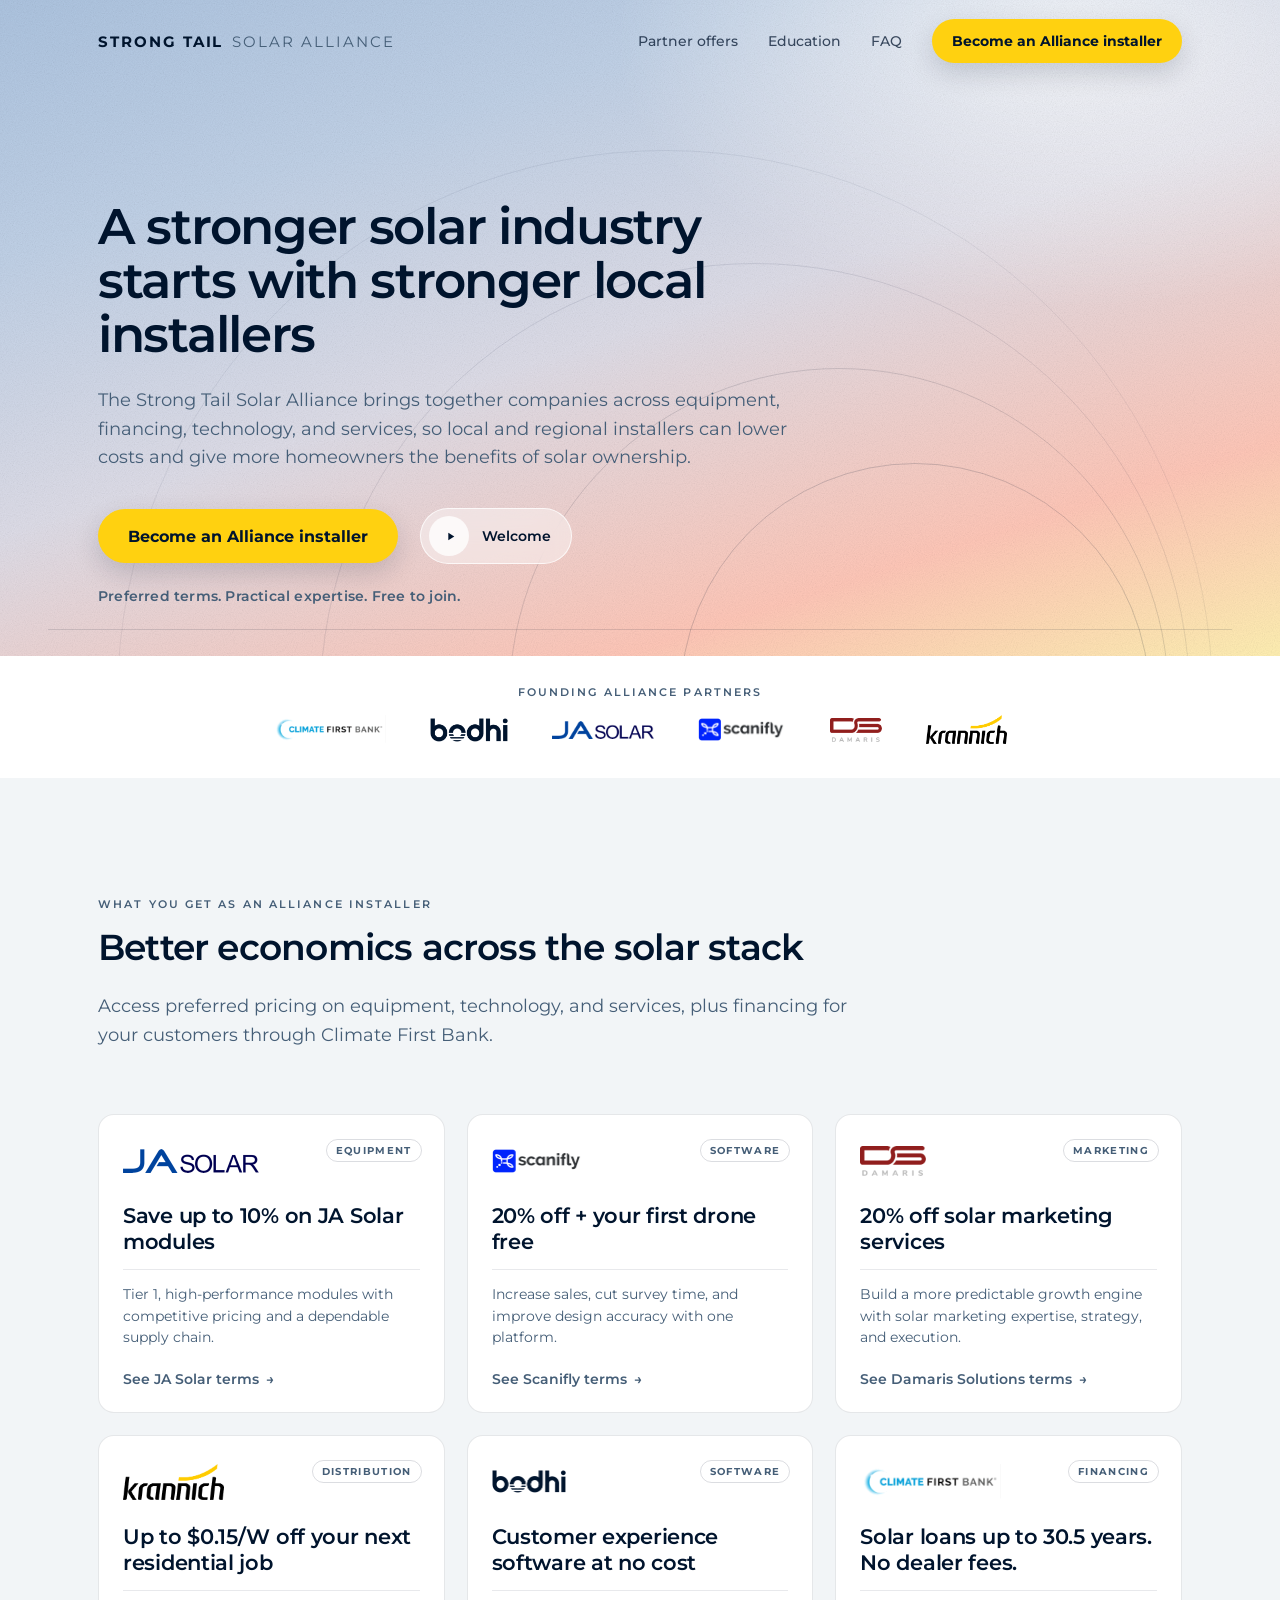
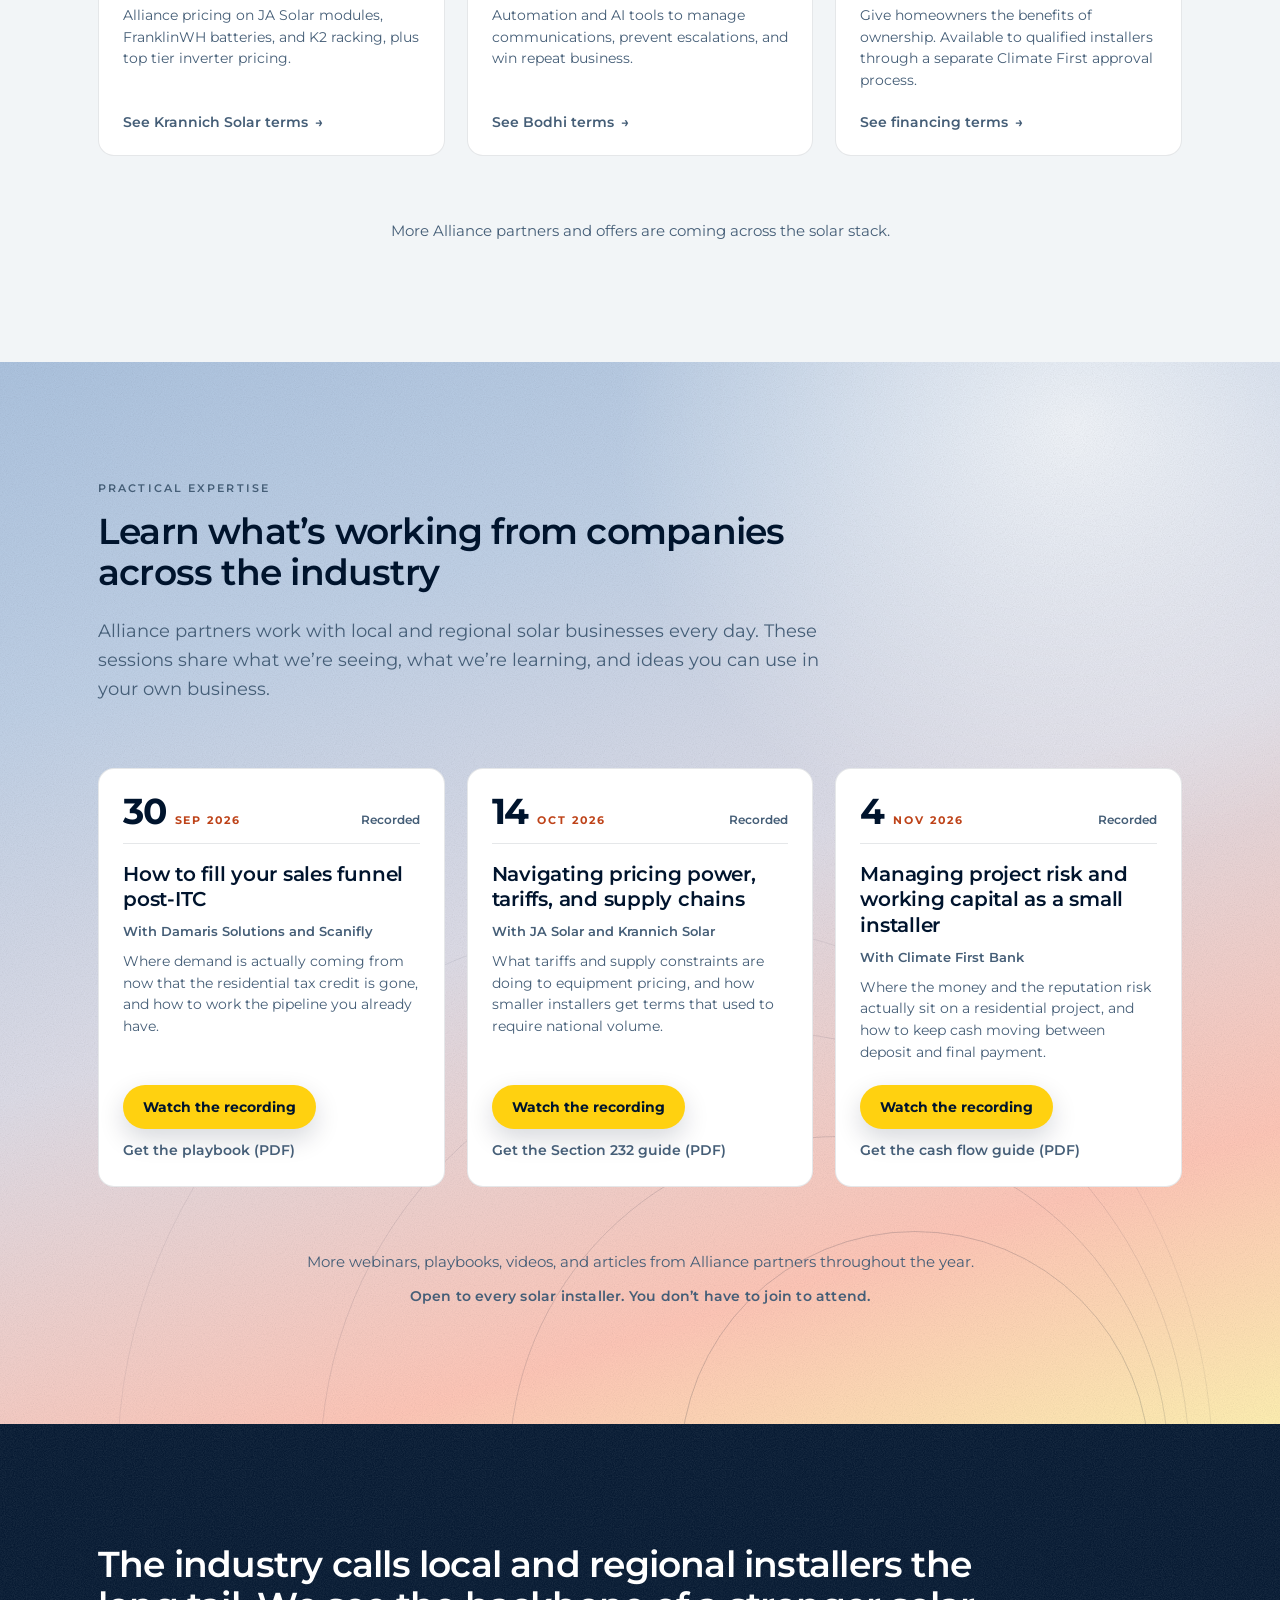
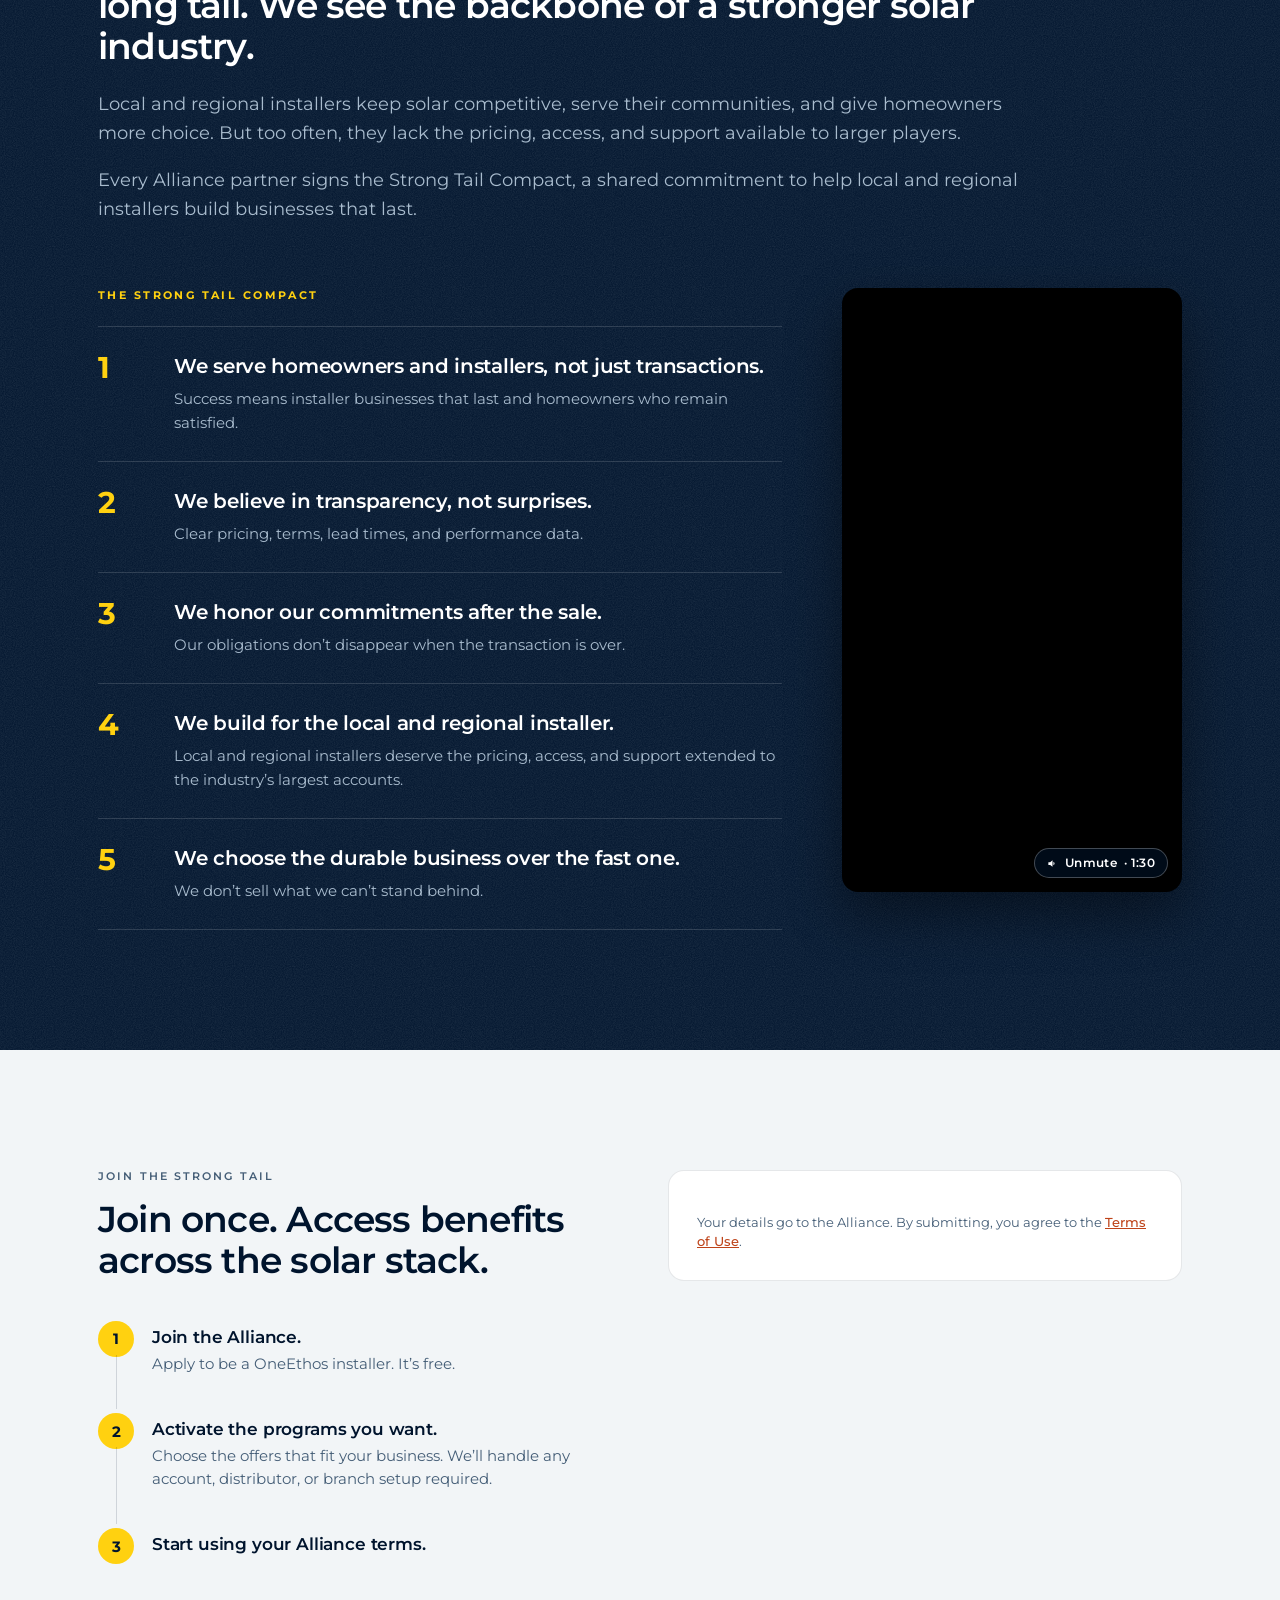
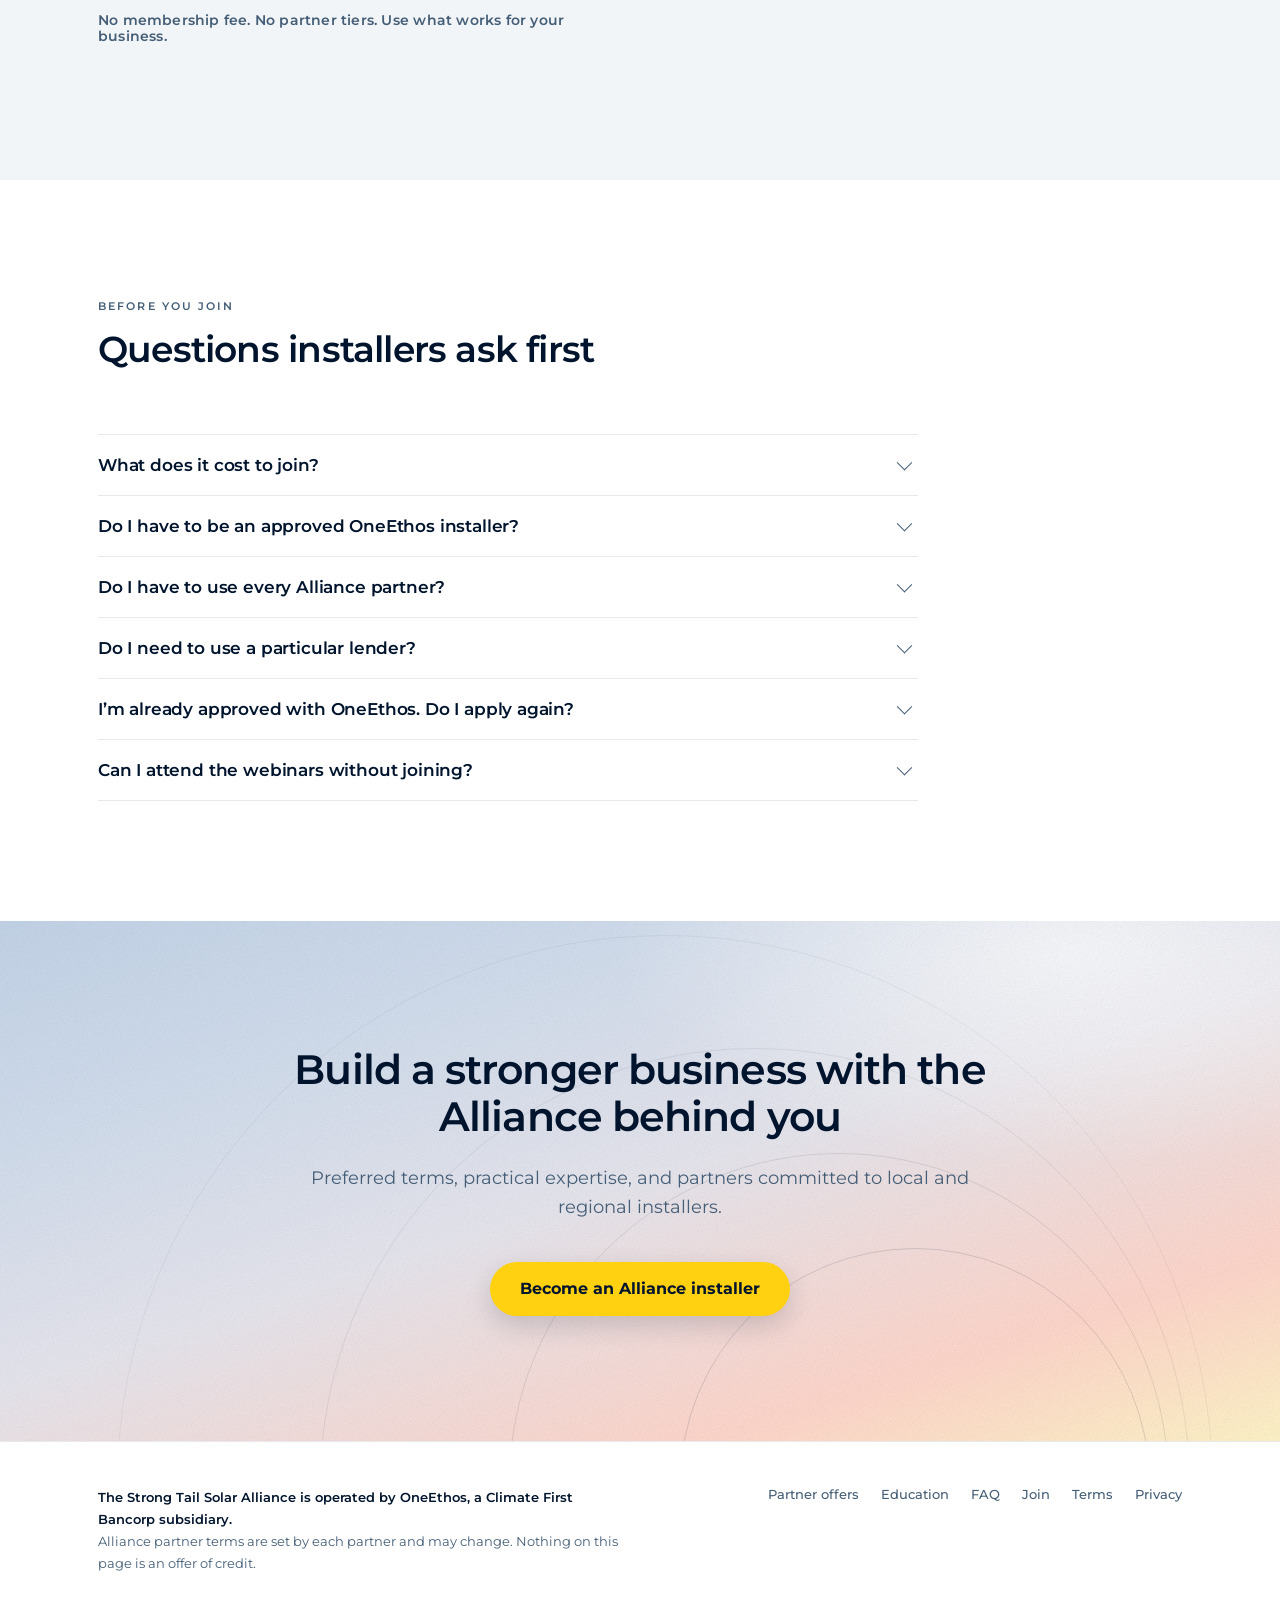
<file: index.html>
<!doctype html>
<html lang="en">
<head>
<meta charset="utf-8">
<meta name="viewport" content="width=device-width, initial-scale=1">

<title>Strong Tail Solar Alliance | Preferred terms for local and regional installers</title>
<meta name="description" content="The Strong Tail Solar Alliance brings together companies across equipment, financing, technology, and services, so local and regional installers can lower costs and give more homeowners the benefits of solar ownership.">

<link rel="canonical" href="https://strongtail.bodhi.solar/">
<meta property="og:type" content="website">
<meta property="og:url" content="https://strongtail.bodhi.solar/">
<meta property="og:site_name" content="Strong Tail Solar Alliance">
<meta property="og:title" content="Strong Tail Solar Alliance">
<meta property="og:description" content="Preferred terms. Practical expertise. Free to join.">
<!-- This link gets posted by every Alliance partner, so the card carries the
     wordmark, the headline and the URL, and stays legible as a thumbnail.
     Absolute URLs are required: scrapers do not resolve relative paths. -->
<meta property="og:image" content="https://strongtail.bodhi.solar/assets/og-image.jpg">
<meta property="og:image:type" content="image/jpeg">
<meta property="og:image:width" content="1200">
<meta property="og:image:height" content="630">
<meta property="og:image:alt" content="Strong Tail Solar Alliance. A stronger solar industry starts with stronger local installers">
<meta name="twitter:card" content="summary_large_image">
<meta name="twitter:image" content="https://strongtail.bodhi.solar/assets/og-image.jpg">
<meta name="twitter:title" content="Strong Tail Solar Alliance">
<meta name="twitter:description" content="Preferred terms. Practical expertise. Free to join.">
<meta name="theme-color" content="#FFFCF5">

<!-- Bodhi mark. The sun icon rather than the wordmark: at 16px in a tab the
     wordmark is unreadable and the sun still holds its shape. Opaque navy
     square, so it sits correctly on light and dark browser chrome alike. -->
<link rel="icon" href="/favicon.ico" sizes="16x16 32x32 48x48">
<link rel="icon" type="image/png" sizes="32x32" href="assets/favicon-32.png">
<link rel="apple-touch-icon" sizes="180x180" href="assets/apple-touch-icon.png">

<link rel="preconnect" href="https://fonts.googleapis.com">
<link rel="preconnect" href="https://fonts.gstatic.com" crossorigin>
<link href="https://fonts.googleapis.com/css2?family=Montserrat:wght@400;500;600;700&display=swap" rel="stylesheet">

<!-- tokens.css first, always. Every colour, step and radius lives there. -->
<link rel="stylesheet" href="styles/tokens.css">
<link rel="stylesheet" href="styles/site.css">
</head>
<body>

<a class="skip-link" href="#main">Skip to content</a>

<div class="page">

  <!-- ============================ HEADER ============================
       Wordmark only. No OneEthos or Climate First Bank lockup: both appear in
       the partner roster, and putting one in the header would make the Alliance
       read as a bank's marketing program rather than a coalition. The operator
       credit is disclosed in the footer instead.

       The wordmark is type, so one flex-direction change gives the stacked
       form below 620px. One asset, no drift.

       THE HEADER CTA MUST NEVER BE HIDDEN. Below 900px the nav links hide and
       the CTA label swaps; the rule is scoped to `.nav > a:not(.btn)`. A blanket
       rule on nav children has broken this twice.                        -->
  <header class="site-header" id="hdr"><div class="bar">
    <div class="wm"><span class="wm-a">STRONG TAIL</span><span class="wm-b">SOLAR ALLIANCE</span></div>
    <nav class="nav" aria-label="Primary">
      <a href="#offers">Partner offers</a><a href="#education">Education</a><a href="#faq">FAQ</a>
      <a class="btn btn--sm" href="#join"><span class="cta-long">Become an Alliance installer</span><span class="cta-short">Join the Alliance</span></a>
    </nav>
  </div></header>

  <main id="main">

  <!-- ============================== HERO ============================== -->
  <section class="sec sec--hero hero" id="top" aria-labelledby="hero-h">
    <div class="layer sky" aria-hidden="true"></div><div class="layer wash" aria-hidden="true"></div>
    <div class="orb r1" aria-hidden="true"></div><div class="orb r2" aria-hidden="true"></div><div class="orb r3" aria-hidden="true"></div><div class="orb r4" aria-hidden="true"></div>
    <div class="horizon" aria-hidden="true"></div><div class="grain" aria-hidden="true"></div>
    <div class="wrap"><div class="copy">
      <h1 class="h1" id="hero-h">A stronger solar industry starts with stronger local installers</h1>
      <p class="lede">The Strong Tail Solar Alliance brings together companies across equipment,
      financing, technology, and services, so local and regional installers can lower costs and give
      more homeowners the benefits of solar ownership.</p>
      <!-- The CTA and the Welcome pill share a row; .micro stays below it. The pill
           is a <button>, not an anchor: it opens a dialog, it does not navigate, and
           an href="#" would put a junk entry in the reader's history.

           data-yt is the one place the video id lives on this page. js/main.js reads
           it here and on #welcome-rail below, and hands it to the same lightbox the
           partner cards use. Nothing is requested from youtube.com until it is
           pressed. -->
      <div class="hero-actions">
        <a class="btn btn--lg" href="#join">Become an Alliance installer</a>
        <button class="playpill" type="button" data-welcome-open data-yt="OXuf1GBqPTc"
                aria-label="Play the welcome video">
          <span class="disc" aria-hidden="true">
            <svg viewBox="0 0 24 24" focusable="false"><path d="M8 5v14l11-7z"/></svg>
          </span>
          <span class="t">
            <span class="t1">Welcome</span>
          </span>
        </button>
      </div>
      <p class="micro">Preferred terms. Practical expertise. Free to join.</p>
    </div></div>
  </section>

  <!-- =========================== LOGO STRIP ===========================
       GENERATED BLOCK. Edit data/partners.json, then run the sync script.
       Logos as supplied, never tinted, textured or recoloured.          -->
  <section class="sec sec--strip strip g-white" aria-labelledby="strip-h">
    <div class="wrap centred">
      <p class="eyebrow lbl" id="strip-h">Founding Alliance partners</p>
      <!-- partners:strip:start -->
      <div class="logo-row">
        <span class="logo-slot logo-slot--img logo-slot--climate-first-bank"><img style="--lh:36px" src="assets/logos/climate-first-bank.png" alt="Climate First Bank"></span>
        <span class="logo-slot logo-slot--img logo-slot--bodhi"><img style="--lh:23px" src="assets/logos/bodhi.png" alt="Bodhi"></span>
        <span class="logo-slot logo-slot--img logo-slot--ja-solar"><img style="--lh:24px" src="assets/logos/ja-solar.png" alt="JA Solar"></span>
        <span class="logo-slot logo-slot--img logo-slot--scanifly"><img style="--lh:24px" src="assets/logos/scanifly.png" alt="Scanifly"></span>
        <span class="logo-slot logo-slot--img logo-slot--damaris-solutions"><img style="--lh:30px" src="assets/logos/damaris-solutions.png" alt="Damaris Solutions"></span>
        <span class="logo-slot logo-slot--img logo-slot--krannich"><img style="--lh:36px" src="assets/logos/krannich.png" alt="Krannich Solar"></span>
      </div>
      <!-- partners:strip:end -->
    </div>
  </section>

  <!-- ========================= PARTNER OFFERS =========================
       GENERATED BLOCK for the grid: never hand-edit between the markers. -->
  <section class="sec sec--offers g-tint" id="offers" aria-labelledby="offers-h">
    <div class="wrap">
      <div class="intro">
        <p class="eyebrow">What you get as an Alliance installer</p>
        <h2 class="h2" id="offers-h">Better economics across the solar stack</h2>
        <p class="lede">Access preferred pricing on equipment, technology, and services, plus
        financing for your customers through Climate First Bank.</p>
      </div>

      <!-- partners:grid:start -->
      <div class="grid grid--3">
        <article class="card">
          <span class="cat">Equipment</span>
          <div class="slot"><img class="lg" style="--lh:24px" src="assets/logos/ja-solar.png" alt="JA Solar"></div>
          <p class="offer">Save up to 10% on JA Solar modules</p><p class="qual">Tier 1, high-performance modules with competitive pricing and a dependable supply chain.</p>
          <div class="card-cta"><a class="tlink" href="/partners/ja-solar/">See JA Solar terms<span class="arw">&rarr;</span></a></div>
        </article>
        <article class="card">
          <span class="cat">Software</span>
          <div class="slot"><img class="lg" style="--lh:24px" src="assets/logos/scanifly.png" alt="Scanifly"></div>
          <p class="offer">20% off + your first drone free</p><p class="qual">Increase sales, cut survey time, and improve design accuracy with one platform.</p>
          <div class="card-cta"><a class="tlink" href="/partners/scanifly/">See Scanifly terms<span class="arw">&rarr;</span></a></div>
        </article>
        <article class="card">
          <span class="cat">Marketing</span>
          <div class="slot"><img class="lg" style="--lh:30px" src="assets/logos/damaris-solutions.png" alt="Damaris Solutions"></div>
          <p class="offer">20% off solar marketing services</p><p class="qual">Build a more predictable growth engine with solar marketing expertise, strategy, and execution.</p>
          <div class="card-cta"><a class="tlink" href="/partners/damaris-solutions/">See Damaris Solutions terms<span class="arw">&rarr;</span></a></div>
        </article>
        <article class="card">
          <span class="cat">Distribution</span>
          <div class="slot"><img class="lg" style="--lh:36px" src="assets/logos/krannich.png" alt="Krannich Solar"></div>
          <p class="offer">Up to $0.15/W off your next residential job</p><p class="qual">Alliance pricing on JA Solar modules, FranklinWH batteries, and K2 racking, plus top tier inverter pricing.</p>
          <div class="card-cta"><a class="tlink" href="/partners/krannich/">See Krannich Solar terms<span class="arw">&rarr;</span></a></div>
        </article>
        <article class="card">
          <span class="cat">Software</span>
          <div class="slot"><img class="lg" style="--lh:23px" src="assets/logos/bodhi.png" alt="Bodhi"></div>
          <p class="offer">Customer experience software at no cost</p><p class="qual">Automation and AI tools to manage communications, prevent escalations, and win repeat business.</p>
          <div class="card-cta"><a class="tlink" href="/partners/bodhi/">See Bodhi terms<span class="arw">&rarr;</span></a></div>
        </article>
        <article class="card">
          <span class="cat">Financing</span>
          <div class="slot"><img class="lg" style="--lh:36px" src="assets/logos/climate-first-bank.png" alt="Climate First Bank"></div>
          <p class="offer">Solar loans up to 30.5 years. No dealer fees.</p><p class="qual">Give homeowners the benefits of ownership. Available to qualified installers through a separate Climate First approval process.</p>
          <div class="card-cta"><a class="tlink" href="/partners/climate-first-bank/">See financing terms<span class="arw">&rarr;</span></a></div>
        </article>
      </div>
      <!-- partners:grid:end -->

      <!-- This line no longer names categories, so the comingSoon.categories list in
           data/partners.json has no consumer. It is retained in the data file;
           nothing renders from it. -->
      <div class="tail"><p class="small">More Alliance partners and offers are coming across the
      solar stack.</p></div>
    </div>
  </section>

  <!-- While a session was upcoming, its card registered through a HubSpot
       landing page per webinar on pages.bodhi.solar, a different host from this
       one, so each opened in a new tab with rel="noopener" like every other
       off-site link here. The three URLs went in on 15 Sept 2026.

       Once a session has run, its card swaps to "Watch the recording" and links
       to the highlights post on bodhi.solar, which carries the YouTube embed and
       the join form. The time slot becomes "Recorded". Webinar #1 switched on
       5 Oct 2026, Webinar #2 on 21 Oct 2026 and Webinar #3 on 10 Nov 2026, so
       all three now play back. A recorded card can carry a free download beside
       its button: Webinar #1's playbook PDF lives at /assets/ so the URL can be
       replaced in place by a later revision; Webinar #2's Section 232 installer
       guide, added 10 Nov 2026, and Webinar #3's Strong Tail cash flow guide,
       added 25 Nov 2026, are served by HubSpot at pages.bodhi.solar and are
       not copied into this repo. -->
  <!-- ============================ EDUCATION ===========================
       Gradient ground, the second of exactly three gradient moments. Cards are
       led by a date block rather than an image: no headshots, no thumbnails.
       Source of truth for the sessions is data/webinars.json; these cards are
       written by hand, so change both together.                         -->
  <section class="sec sec--edu g-white" id="education" aria-labelledby="edu-h">
    <div class="layer sky" aria-hidden="true"></div><div class="layer wash" aria-hidden="true"></div>
    <div class="orb r1" aria-hidden="true"></div><div class="orb r2" aria-hidden="true"></div><div class="orb r3" aria-hidden="true"></div><div class="orb r4" aria-hidden="true"></div>
    <div class="grain" aria-hidden="true"></div>
    <div class="wrap">
      <div class="intro">
        <p class="eyebrow">Practical expertise</p>
        <h2 class="h2" id="edu-h">Learn what&rsquo;s working from companies across the industry</h2>
        <p class="lede">Alliance partners work with local and regional solar businesses every day. These
        sessions share what we&rsquo;re seeing, what we&rsquo;re learning, and ideas you can use in your
        own business.</p>
      </div>
      <div class="grid grid--3">
        <article class="card card--edu">
          <div class="datebox"><span class="day">30</span><span class="mo">Sep 2026</span><span class="yr">Recorded</span></div>
          <h3 class="h3">How to fill your sales funnel post-ITC</h3>
          <p class="with">With Damaris Solutions and Scanifly</p>
          <p class="take">Where demand is actually coming from now that the residential tax credit is
          gone, and how to work the pipeline you already have.</p>
          <div class="card-cta"><a class="btn btn--sm" href="https://www.bodhi.solar/webinar/fill-your-sales-funnel-post-itc" target="_blank" rel="noopener">Watch the recording</a>
            <a class="tlink" href="/assets/strong-tail-post-itc-lead-playbook.pdf" target="_blank" rel="noopener">Get the playbook (PDF)</a></div>
        </article>
        <!-- Second partner settled 8 Sept 2026: Krannich Solar, the natural fit once
             this session became tariffs and supply chains. -->
        <article class="card card--edu">
          <div class="datebox"><span class="day">14</span><span class="mo">Oct 2026</span><span class="yr">Recorded</span></div>
          <h3 class="h3">Navigating pricing power, tariffs, and supply chains</h3>
          <p class="with">With JA Solar and Krannich Solar</p>
          <p class="take">What tariffs and supply constraints are doing to equipment pricing, and how
          smaller installers get terms that used to require national volume.</p>
          <div class="card-cta"><a class="btn btn--sm" href="https://www.bodhi.solar/webinar/navigating-pricing-power-tariffs-supply-chains" target="_blank" rel="noopener">Watch the recording</a>
            <a class="tlink" href="https://pages.bodhi.solar/hubfs/Section%20232%20Installer%20Guide%20-%206%20Steps.pdf" target="_blank" rel="noopener">Get the Section 232 guide (PDF)</a></div>
        </article>
        <!-- Climate First Bank carries this one alone. Working capital was added to
             the title on 8 Sept 2026, which is squarely the bank's subject. -->
        <article class="card card--edu">
          <div class="datebox"><span class="day">4</span><span class="mo">Nov 2026</span><span class="yr">Recorded</span></div>
          <h3 class="h3">Managing project risk and working capital as a small installer</h3>
          <p class="with">With Climate First Bank</p>
          <p class="take">Where the money and the reputation risk actually sit on a residential project,
          and how to keep cash moving between deposit and final payment.</p>
          <div class="card-cta"><a class="btn btn--sm" href="https://www.bodhi.solar/webinar/managing-project-risk-working-capital-local-installer" target="_blank" rel="noopener">Watch the recording</a>
            <a class="tlink" href="https://pages.bodhi.solar/hubfs/Strong%20Tail%20Installer%20Guide%20-%207%20Cash%20Flow%20Lessons.pdf" target="_blank" rel="noopener">Get the cash flow guide (PDF)</a></div>
        </article>
      </div>
      <div class="tail">
        <p class="small">More webinars, playbooks, videos, and articles from Alliance partners
        throughout the year.</p>
        <p class="micro" style="margin-top:14px">Open to every solar installer. You don&rsquo;t have to join to attend.</p>
      </div>
    </div>
  </section>

  <!-- ======================= THE STRONG TAIL COMPACT ==================
       Why Strong Tail and the Compact are one dark section. Merged, the
       argument and the promise it leads to read as a single document rather
       than a setup followed by a graphic. No divider between them; spacing
       carries it. This is the only dark band on the site.               -->
  <section class="sec sec--pact compact g-dark" id="why" aria-labelledby="pact-h">
    <div class="grain" aria-hidden="true"></div>
    <div class="wrap">
      <!-- No eyebrow here on purpose: the section leads with the statement, and
           "The Strong Tail Compact" now labels the five commitments below instead
           of appearing twice. This is the only section without an eyebrow. -->
      <div class="intro">
        <h2 class="h2" id="pact-h">The industry calls local and regional installers the long tail. We see the
        backbone of a stronger solar industry.</h2>
        <p class="lede">Local and regional installers keep solar competitive, serve their communities, and
        give homeowners more choice. But too often, they lack the pricing, access, and support
        available to larger players.</p>
        <p class="lede" style="margin-top:18px">Every Alliance partner signs the Strong Tail Compact,
        a shared commitment to help local and regional installers build businesses that last.</p>
      </div>

      <!-- The intro runs full width above; the split starts here, Compact left and
           the welcome video right. The band is already ink, so a vertical video
           needs no card, no border and no pillarbox fill: every other placement on
           this page would have had to invent a container for it.

           No label above the rail. A second yellow eyebrow competes with THE STRONG
           TAIL COMPACT, and no caption under it either. Both were cut deliberately.

           Below 900px .cols stacks and the rail moves ABOVE the Compact, so the
           video lands mid-scroll as a break rather than after five commitments. -->
      <div class="cols">
        <div class="col-main">
          <p class="pact-label">The Strong Tail Compact</p>
          <div class="pact">
            <div class="row"><div class="num">1</div><div>
              <p class="claim">We serve homeowners and installers, not just transactions.</p>
              <p class="sup">Success means installer businesses that last and homeowners who remain satisfied.</p></div></div>
            <div class="row"><div class="num">2</div><div>
              <p class="claim">We believe in transparency, not surprises.</p>
              <p class="sup">Clear pricing, terms, lead times, and performance data.</p></div></div>
            <div class="row"><div class="num">3</div><div>
              <p class="claim">We honor our commitments after the sale.</p>
              <p class="sup">Our obligations don&rsquo;t disappear when the transaction is over.</p></div></div>
            <div class="row"><div class="num">4</div><div>
              <p class="claim">We build for the local and regional installer.</p>
              <p class="sup">Local and regional installers deserve the pricing, access, and support extended to
              the industry&rsquo;s largest accounts.</p></div></div>
            <div class="row"><div class="num">5</div><div>
              <p class="claim">We choose the durable business over the fast one.</p>
              <p class="sup">We don&rsquo;t sell what we can&rsquo;t stand behind.</p></div></div>
          </div>
        </div>

        <div class="col-rail">
          <!-- The poster is the partner card's, deliberately: it is the frame YouTube
               uses as this video's thumbnail, so the homepage, Bodhi's partner page and
               the channel all show one image. alt is empty because the button beside it
               carries the accessible name.

               js/main.js swaps in the muted looping embed once the band is near, then
               adds .is-live to fade this out. Until then the poster is all that loads. -->
          <div class="wvid" id="welcome-rail" data-yt="OXuf1GBqPTc">
            <img class="wvid__poster" src="assets/video/bodhi-poster.jpg" alt=""
                 width="540" height="960">
            <button class="vsound" type="button" aria-label="Play the welcome video with sound">
              <svg viewBox="0 0 24 24" aria-hidden="true" focusable="false"><path d="M3 9v6h4l5 4V5L7 9H3zm13.5 3a4.5 4.5 0 0 0-2.5-4v8a4.5 4.5 0 0 0 2.5-4z"/></svg>
              <span class="vsound__label">Unmute</span> &middot; 1:30
            </button>
          </div>
        </div>
      </div>
    </div>
  </section>

  <!-- ============================== JOIN ==============================
       The three steps live in the left column. They replaced the earlier
       paragraph copy and are load-bearing: DO NOT SOFTEN. The reasoning is
       recorded in COPY.md and DECISIONS.md.       -->
  <section class="sec sec--join" id="join" aria-labelledby="join-h">
    <div class="wrap">
      <div class="join-grid">
        <div class="join-copy">
          <p class="eyebrow" style="margin:0 0 16px">Join the Strong Tail</p>
          <h2 class="h2" id="join-h">Join once. Access benefits across the solar stack.</h2>
          <ol class="steps-list">
            <li><span class="sn" aria-hidden="true">1</span><div>
              <p class="st">Join the Alliance.</p>
              <p class="small">Apply to be a OneEthos installer. It&rsquo;s free.</p></div></li>
            <li><span class="sn" aria-hidden="true">2</span><div>
              <p class="st">Activate the programs you want.</p>
              <p class="small">Choose the offers that fit your business. We&rsquo;ll handle any account,
              distributor, or branch setup required.</p></div></li>
            <li><span class="sn" aria-hidden="true">3</span><div>
              <p class="st">Start using your Alliance terms.</p></div></li>
          </ol>
          <p class="micro" style="margin-top:26px">No membership fee. No partner tiers. Use what works for your business.</p>
        </div>

        <div>
          <!-- HubSpot v4 developer embed. Renders server-side HTML into the div
               below via innerHTML, NOT an iframe, which is why styles/site.css can
               style it. The one iframe HubSpot inserts is a hidden POST target.

               If the render endpoint fails, HubSpot's loader silently swaps the
               class to hs-form-frame and loads the IFRAMED embed instead: the form
               still works but every style we set disappears. js/main.js watches for
               that and shouts. See BUILD-SPEC.md.

               Portal 4854223, region na2. The loader carries a MutationObserver, so
               one copy per page handles the div wherever it sits. -->
          <script src="https://js-na2.hsforms.net/forms/embed/developer/4854223.js" defer></script>
          <div class="form" id="hubspot-form">
            <div class="hs-form-html"
                 data-region="na2"
                 data-portal-id="4854223"
                 data-form-id="2f45a234-20a1-4bab-a791-832a94637dc7"></div>
            <!-- Sits after the embed, so it reads under HubSpot's submit button, the
                 same placement the partner forms use. The Terms say agreement is
                 formed by submitting a form, and this is the site's primary one. -->
            <p class="note-sm">Your details go to the Alliance.
            By submitting, you agree to the <a class="tlink--inline" href="/terms/">Terms of Use</a>.</p>
            <noscript>
              <p class="note-sm">This form needs JavaScript. If it does not appear, email
              <a class="tlink" href="mailto:hello@bodhi.solar">hello@bodhi.solar</a> and we will
              set you up.</p>
            </noscript>
          </div>
        </div>
      </div>
    </div>
  </section>

  <!-- =============================== FAQ ============================== -->
  <section class="sec sec--faqs g-tint" id="faq" aria-labelledby="faq-h">
    <div class="wrap">
      <div class="intro"><p class="eyebrow">Before you join</p>
        <h2 class="h2" id="faq-h">Questions installers ask first</h2></div>
      <div class="faq">
        <details><summary>What does it cost to join?</summary>
          <div class="ans">Nothing.</div></details>
        <details><summary>Do I have to be an approved OneEthos installer?</summary>
          <div class="ans">Yes. Approval is how you join the Alliance, and it is what gives you access
          to the partner offers and to the financing available through OneEthos. If you are already
          approved, you do not apply again.</div></details>
        <details><summary>Do I have to use every Alliance partner?</summary>
          <div class="ans">No. Activate the programs that fit your business.</div></details>
        <details><summary>Do I need to use a particular lender?</summary>
          <div class="ans">Some project-level terms require a Loan ID from a OneEthos-approved lender.
          Others are company-wide. Each partner page explains what applies.</div></details>
        <details><summary>I&rsquo;m already approved with OneEthos. Do I apply again?</summary>
          <div class="ans">No. Tell us who you are and we&rsquo;ll help activate the Alliance programs you
          want.</div></details>
        <details><summary>Can I attend the webinars without joining?</summary>
          <div class="ans">Yes. Alliance education is open to everyone.</div></details>
      </div>
    </div>
  </section>

  <!-- =========================== CLOSING BAND =========================
       Deliberately the shortest section on the page. One line, one button,
       nothing else. It is a door, not an argument.                      -->
  <section class="sec sec--close close" aria-labelledby="close-h">
    <div class="layer sky" aria-hidden="true"></div><div class="layer wash" aria-hidden="true"></div>
    <div class="orb r1" aria-hidden="true"></div><div class="orb r2" aria-hidden="true"></div><div class="orb r3" aria-hidden="true"></div><div class="orb r4" aria-hidden="true"></div>
    <div class="grain" aria-hidden="true"></div>
    <div class="wrap">
      <h2 class="h2" id="close-h">Build a stronger business with the Alliance behind you</h2>
      <p class="lede close-sub">Preferred terms, practical expertise, and partners committed to
      local and regional installers.</p>
      <a class="btn btn--lg" href="#join">Become an Alliance installer</a>
    </div>
  </section>

  </main>

  <!-- ============================== FOOTER ============================
       This is where OneEthos and Climate First Bank are disclosed, which is
       what allows the header to be wordmark-only.                       -->
  <footer class="foot">
    <div class="wrap"><div class="row">
      <p class="op"><b>The Strong Tail Solar Alliance is operated by OneEthos, a Climate First Bancorp subsidiary.</b><br>
      Alliance partner terms are set by each partner and may change. Nothing on this page is an
      offer of credit.</p>
      <nav class="links" aria-label="Footer">
        <a href="#offers">Partner offers</a><a href="#education">Education</a>
        <a href="#faq">FAQ</a><a href="#join">Join</a><a href="/terms/">Terms</a>
        <!-- OneEthos operates the Alliance and this form collects personal data, so
             the notice lives with the operator rather than as a second policy here.
             Off-site, hence the new tab and rel="noopener". -->
        <a href="https://www.oneethos.com/privacy-policy" target="_blank" rel="noopener">Privacy</a>
      </nav>
    </div></div>
  </footer>

</div>

<script src="js/main.js"></script>
</body>
</html>
</file>
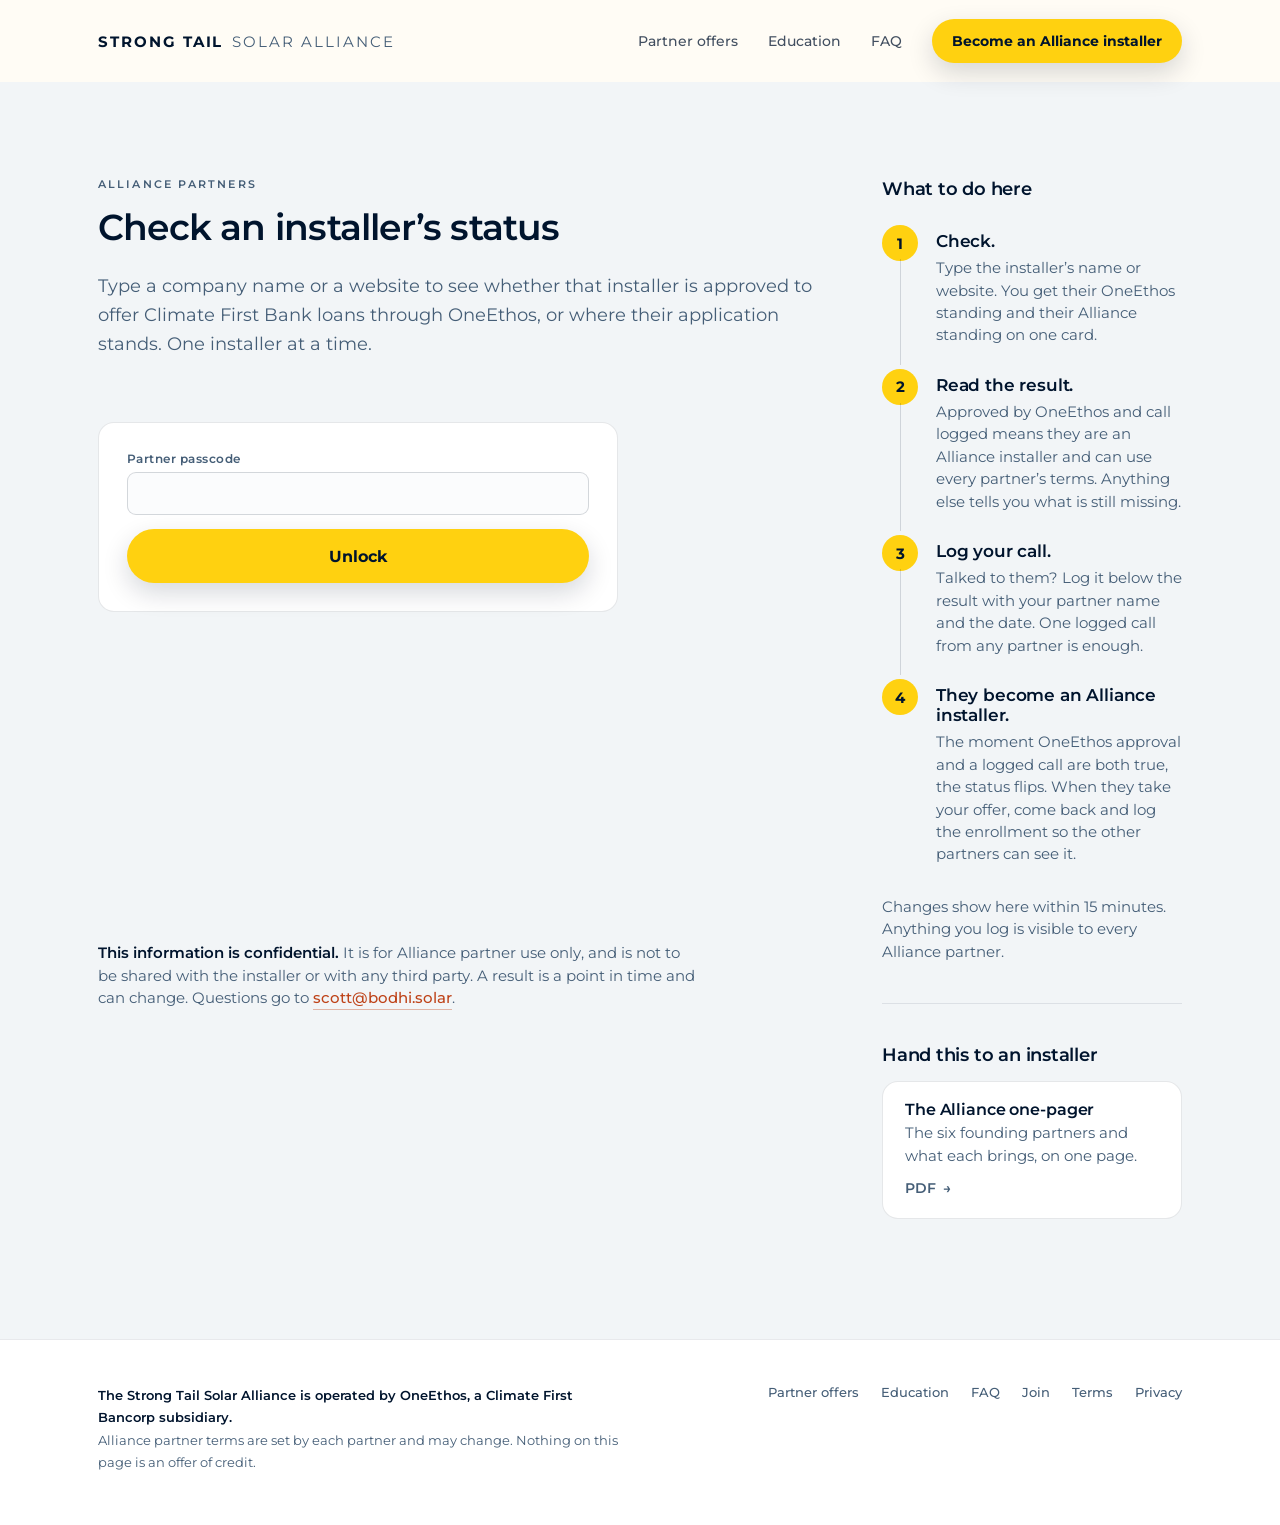
<file: installer-check/index.html>
<!doctype html>
<html lang="en">
<head>
<meta charset="utf-8">
<meta name="viewport" content="width=device-width, initial-scale=1">

<title>Installer check | Strong Tail Solar Alliance</title>
<meta name="description" content="Alliance partners can check whether an installer is an approved OneEthos installer.">

<!-- PERMANENT noindex, like /thanks/ and unlike index.html. This page is handed
     to Alliance partners by URL and is linked from nowhere on the site, so a
     crawler has nothing to follow here; the tag is what covers a URL that leaks
     some other way. It is NOT the pre-launch tag. Do NOT delete this on launch
     day. There is deliberately no robots.txt: a Disallow line would publish the
     path at a fixed public location AND stop a crawler reading this tag, which
     is what actually keeps the page out of results.

     There is also deliberately no rel=canonical. Asserting a canonical URL to
     index while asking not to be indexed is a mixed signal for no benefit. -->
<meta name="robots" content="noindex, nofollow, noarchive, nosnippet">

<meta name="theme-color" content="#FFFCF5">

<link rel="icon" href="/favicon.ico" sizes="16x16 32x32 48x48">
<link rel="icon" type="image/png" sizes="32x32" href="../assets/favicon-32.png">
<link rel="apple-touch-icon" sizes="180x180" href="../assets/apple-touch-icon.png">

<link rel="preconnect" href="https://fonts.googleapis.com">
<link rel="preconnect" href="https://fonts.gstatic.com" crossorigin>
<link href="https://fonts.googleapis.com/css2?family=Montserrat:wght@400;500;600;700&display=swap" rel="stylesheet">

<link rel="stylesheet" href="../styles/tokens.css">
<link rel="stylesheet" href="../styles/site.css">
</head>
<body>

<a class="skip-link" href="#main">Skip to content</a>

<div class="page page--check">

  <!-- Asset paths are relative and in-site links are root-relative, the same
       split the partner pages and /thanks/ use. This page sits one level down. -->
  <header class="site-header" id="hdr"><div class="bar">
    <a class="wm" href="/"><span class="wm-a">STRONG TAIL</span><span class="wm-b">SOLAR ALLIANCE</span></a>
    <nav class="nav" aria-label="Primary">
      <a href="/#offers">Partner offers</a><a href="/#education">Education</a><a href="/#faq">FAQ</a>
      <a class="btn btn--sm" href="/#join"><span class="cta-long">Become an Alliance installer</span><span class="cta-short">Join the Alliance</span></a>
    </nav>
  </div></header>

  <main id="main">

  <!-- One band on tint. No gradient: there are exactly three gradient moments
       on this site and none of them is a utility page. Every control below is
       an existing component, .form with .field children and the standard pill,
       so this reads as the same site as the join form without a line of new
       CSS describing what an input looks like. -->
  <section class="sec sec--check g-tint" aria-labelledby="ic-h">
    <div class="wrap">
      <!-- Two columns from 1000px up, using .split unchanged, exactly as the
           six partner pages do. The implementation doc says "from 900px", but
           at 901px the left column measures 805 - 262 - 48 = 495px and
           .ic-form's 520px no longer fits: building 900 would mean either
           shrinking the join form's own column width, which is the reason this
           page reads as the site, or giving this page a .split that behaves
           differently from every other page's. No new breakpoint. -->
      <div class="split">

      <div class="col-a">

      <div class="intro">
        <p class="eyebrow">Alliance partners</p>
        <h1 class="h2" id="ic-h">Check an installer&rsquo;s status</h1>
        <p class="lede">Type a company name or a website to see whether that installer is approved
        to offer Climate First Bank loans through OneEthos, or where their application stands.
        One installer at a time.</p>
      </div>

      <!-- The gate is a convenience, not the security boundary. The Worker
           checks the passcode on every single request, so a reader who deletes
           the hidden attribute in devtools gets a search box that answers 401. -->
      <form class="form ic-form ic-gate" id="ic-gate" novalidate>
        <div class="field">
          <label for="ic-pass">Partner passcode</label>
          <input type="password" id="ic-pass" name="passcode" autocomplete="off"
                 autocapitalize="off" spellcheck="false" required>
        </div>
        <button class="btn btn--lg btn--wide" type="submit">Unlock</button>
        <p class="form-note" id="ic-gate-note" role="status"></p>
      </form>

      <form class="form ic-form ic-search" id="ic-search" hidden novalidate>
        <div class="field">
          <label for="ic-q">Installer name or website</label>
          <input type="text" id="ic-q" name="q" autocomplete="off"
                 autocapitalize="off" spellcheck="false" required>
        </div>
        <button class="btn btn--lg btn--wide" type="submit">Check status</button>
        <p class="form-note" id="ic-note" role="status"></p>
      </form>

      <div class="ic-results" id="ic-results" aria-live="polite"></div>

      <!-- Shown by js/installer-check.js when a search returned exactly ONE
           result that carries an Alliance record id, and from 16 Sept 2026 also
           when the reader PICKS one out of several with the button on its card.
           Before that the only instruction was "narrow to one installer", which
           meant retyping the query; everyone's instinct was to click the right
           row, and clicking did nothing.

           Every control here is the existing kit: .field with a label, and the
           standard pill. The two selects are the first on this site and inherit
           .field select, which site.css has always carried. Nothing in the CSS
           block at the end of site.css describes what any of them look like. -->
      <form class="form ic-form ic-log" id="ic-log" hidden novalidate>
        <p class="fh">Log a call or an enrollment</p>
        <!-- Which installer this will be written against. Empty and hidden when
             there was only one result, where the form sits under the single card
             and the answer is already on screen. Filled when one was picked out
             of several, where leaving it implicit would be a way to log against
             the wrong company. -->
        <p class="small ic-log-for" id="ic-log-for" hidden></p>

        <!-- Checkboxes, not a select, because a call that ends in an
             enrollment is the common case and used to cost two submissions.
             Both can be ticked and the Worker writes them in one PATCH.

             A fieldset with a legend, because a <label> captions one control
             and this captions a group; screen readers announce the legend with
             each box. Both start unchecked so nothing is logged by a stray
             submit.

             .fieldset and .radios are the existing kit, from the native join
             form that HubSpot replaced. .radios is named for radios but is just
             a row of inline labelled controls, and reusing it beats a second
             class that would differ from it only in name. Its legend already
             matches .field label exactly, so this caption sits level with the
             others and site.css needs nothing new. -->
        <fieldset class="fieldset">
          <legend>What are you logging</legend>
          <div class="radios">
            <label><input type="checkbox" id="ic-kind-call" value="intro_call"> Intro call</label>
            <label><input type="checkbox" id="ic-kind-act" value="activation"> Enrollment</label>
          </div>
        </fieldset>

        <div class="f-row">
          <div class="field">
            <!-- One select, not two. A partner logs their own offer, so "who is
                 logging" and "whose offer" are the same answer, and the log line
                 format has one partner column.

                 "Your company", fixed. It used to swap to "Whose offer did they
                 take?" for an enrollment, which cannot work now that both boxes
                 can be ticked at once, and "Your partner" read as "which partner
                 is this about" rather than "who do you work for".

                 Other is dropped from the list as soon as Enrollment is ticked,
                 because Activated is a six-option multi-select and the Worker
                 sends typecast:false. -->
            <!-- "Alliance partner", not "Your company". One select feeds two
                 different Airtable fields: Intro call by, which is who made the
                 call, and Activated, which is the offer the installer took up.
                 "Your company" reads as metadata about the submitter, so
                 choosing Damaris to log an enrollment and then finding Damaris
                 under Activated came as a surprise. The label stays fixed
                 because both boxes can be ticked; the hint below moves instead. -->
            <label for="ic-partner">Alliance partner</label>
            <select id="ic-partner" name="partner"></select>
            <p class="note-sm ic-hint" id="ic-partner-hint"></p>
          </div>
          <div class="field">
            <label for="ic-date">Date</label>
            <input type="date" id="ic-date" name="date">
          </div>
        </div>

        <div class="field" id="ic-details-f" hidden>
          <label for="ic-details">Details</label>
          <textarea id="ic-details" name="details" rows="3" maxlength="500"
                    placeholder="JA Solar: Greentech branch and SPA account number"></textarea>
        </div>

        <div class="field">
          <label for="ic-by">Your email</label>
          <input type="email" id="ic-by" name="submitted_by" autocomplete="email"
                 autocapitalize="off" spellcheck="false">
        </div>

        <button class="btn btn--lg btn--wide" type="submit">Log it</button>
        <p class="form-note" id="ic-log-note" role="status"></p>
      </form>

      </div><!-- /col-a -->

      <!-- The rail stays block layout, per the comment on .rail in site.css:
           as a flex column it would collapse .vidwrap on the partner pages.
           Nothing here needs flex either. -->
      <aside class="rail" aria-labelledby="ic-steps-h">
        <p class="h3 h3--sm" id="ic-steps-h">What to do here</p>
        <ol class="steps-list">
          <li><span class="sn" aria-hidden="true">1</span><div>
            <p class="st">Check.</p>
            <p class="small">Type the installer&rsquo;s name or website. You get their OneEthos
            standing and their Alliance standing on one card.</p></div></li>
          <li id="ic-step-3"><span class="sn" aria-hidden="true">2</span><div>
            <p class="st">Read the result.</p>
            <p class="small">Approved by OneEthos and call logged means they are an Alliance
            installer and can use every partner&rsquo;s terms. Anything else tells you what is
            still missing.</p></div></li>
          <li id="ic-step-log"><span class="sn" aria-hidden="true">3</span><div>
            <p class="st">Log your call.</p>
            <p class="small">Talked to them? Log it below the result with your partner name and
            the date. One logged call from any partner is enough.</p></div></li>
          <li id="ic-step-become"><span class="sn" aria-hidden="true">4</span><div>
            <p class="st">They become an Alliance installer.</p>
            <p class="small">The moment OneEthos approval and a logged call are both true, the
            status flips. When they take your offer, come back and log the enrollment so
            the other partners can see it.</p></div></li>
        </ol>
        <p class="small ic-rail-note">Changes show here within 15 minutes. Anything you log is
        visible to every Alliance partner.</p>

        <!-- The one-pager, in the rail rather than in col-a. The rail spans both
             grid rows, so this is beside the intro and visible on load, where
             col-b sits under the results and the log form. It is also an aside
             of supporting material, and a download is not a step in "Check an
             installer's status": putting it in col-a would interrupt gate,
             search, results, log.

             .kit-row and .kit-get are /kit/'s own download row. They carry no
             /kit/-only ancestor, and the generated-block rule on that page is
             scoped to that page, so this is reuse and not a copy. No file size
             in the copy: /kit/ generates its sizes precisely so they cannot go
             stale, and a number typed here is the one that would. -->
        <div class="ic-sheet">
        <p class="h3 h3--sm" id="ic-sheet-h">Hand this to an installer</p>
        <ul class="kit-list" aria-labelledby="ic-sheet-h">
          <li class="kit-row">
            <div>
              <p class="kit-name">The Alliance one-pager</p>
              <p class="small">The six founding partners and what each brings, on one page.</p>
            </div>
            <div class="kit-get">
              <a class="tlink" href="../assets/strong-tail-alliance-overview.pdf" download>PDF<span class="arw" aria-hidden="true">&rarr;</span></a>
            </div>
          </li>
        </ul>
        </div>
      </aside>

      <div class="col-b">
      <!-- Every other page on this site works without JavaScript. This one
           cannot: GitHub Pages is static, so there is no form action to post a
           passcode and a query to. Say so rather than leaving a dead form. -->
      <noscript>
        <p class="small ic-msg">This check needs JavaScript, because the lookup runs
        outside this page. Email <a class="tlink tlink--inline" href="mailto:scott@bodhi.solar">scott@bodhi.solar</a>
        with the installer&rsquo;s name and we will check for you.</p>
      </noscript>

      <p class="small ic-foot"><b>This information is confidential.</b> It is for Alliance
      partner use only, and is not to be shared with the installer or with any third party.
      A result is a point in time and can change. Questions go to
      <a class="tlink tlink--inline" href="mailto:scott@bodhi.solar">scott@bodhi.solar</a>.</p>
      </div><!-- /col-b -->

      </div><!-- /split -->
    </div>
  </section>

  </main>

  <footer class="foot">
    <div class="wrap"><div class="row">
      <p class="op"><b>The Strong Tail Solar Alliance is operated by OneEthos, a Climate First Bancorp subsidiary.</b><br>
      Alliance partner terms are set by each partner and may change. Nothing on this page is an
      offer of credit.</p>
      <nav class="links" aria-label="Footer">
        <a href="/#offers">Partner offers</a><a href="/#education">Education</a>
        <a href="/#faq">FAQ</a><a href="/#join">Join</a><a href="/terms/">Terms</a>
        <a href="https://www.oneethos.com/privacy-policy" target="_blank" rel="noopener">Privacy</a>
      </nav>
    </div></div>
  </footer>

</div>

<!-- The confirmation cannot live inside the form. On success the page re-reads
     /lookup and re-renders the result card, and that path runs hideLog() then
     showLog(), which clears the form note: the message appeared and was wiped a
     moment later by the very refresh that proved it worked. Out here, nothing
     the re-render does can touch it.

     role="status" is a polite live region, so setting textContent announces it.
     It therefore stays in the DOM and in the accessibility tree at all times;
     only opacity and transform change. Using hidden, or visibility, would pull
     it out of that tree and the announcement would be missed. pointer-events
     are off so an invisible bar can never swallow a click. Motion is covered by
     the global prefers-reduced-motion rule in site.css.

     Sits top right, below the sticky header, and inverts to white on ink so it
     reads as the system answering rather than as more page. -->
<div class="ic-toast" id="ic-toast" role="status"></div>

<script src="../js/main.js"></script>
<script src="../js/installer-check.js"></script>
</body>
</html>
</file>
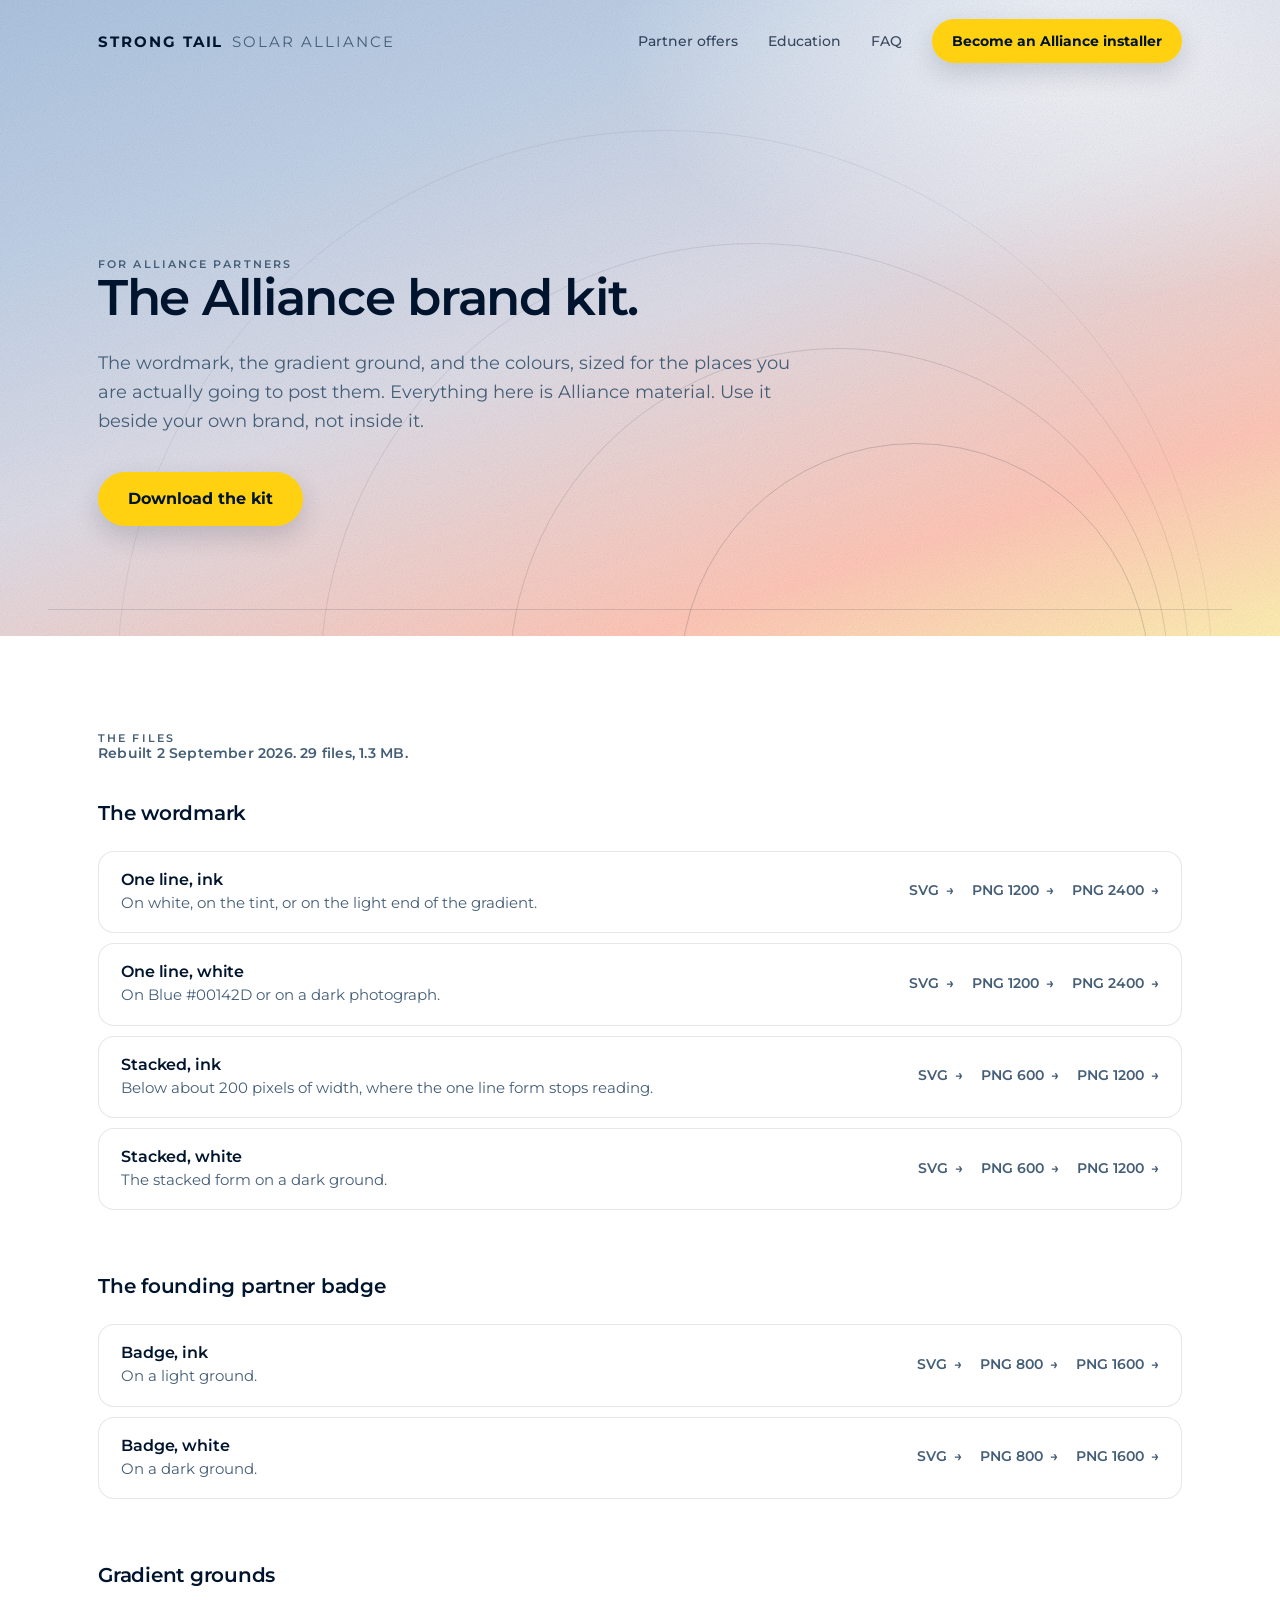
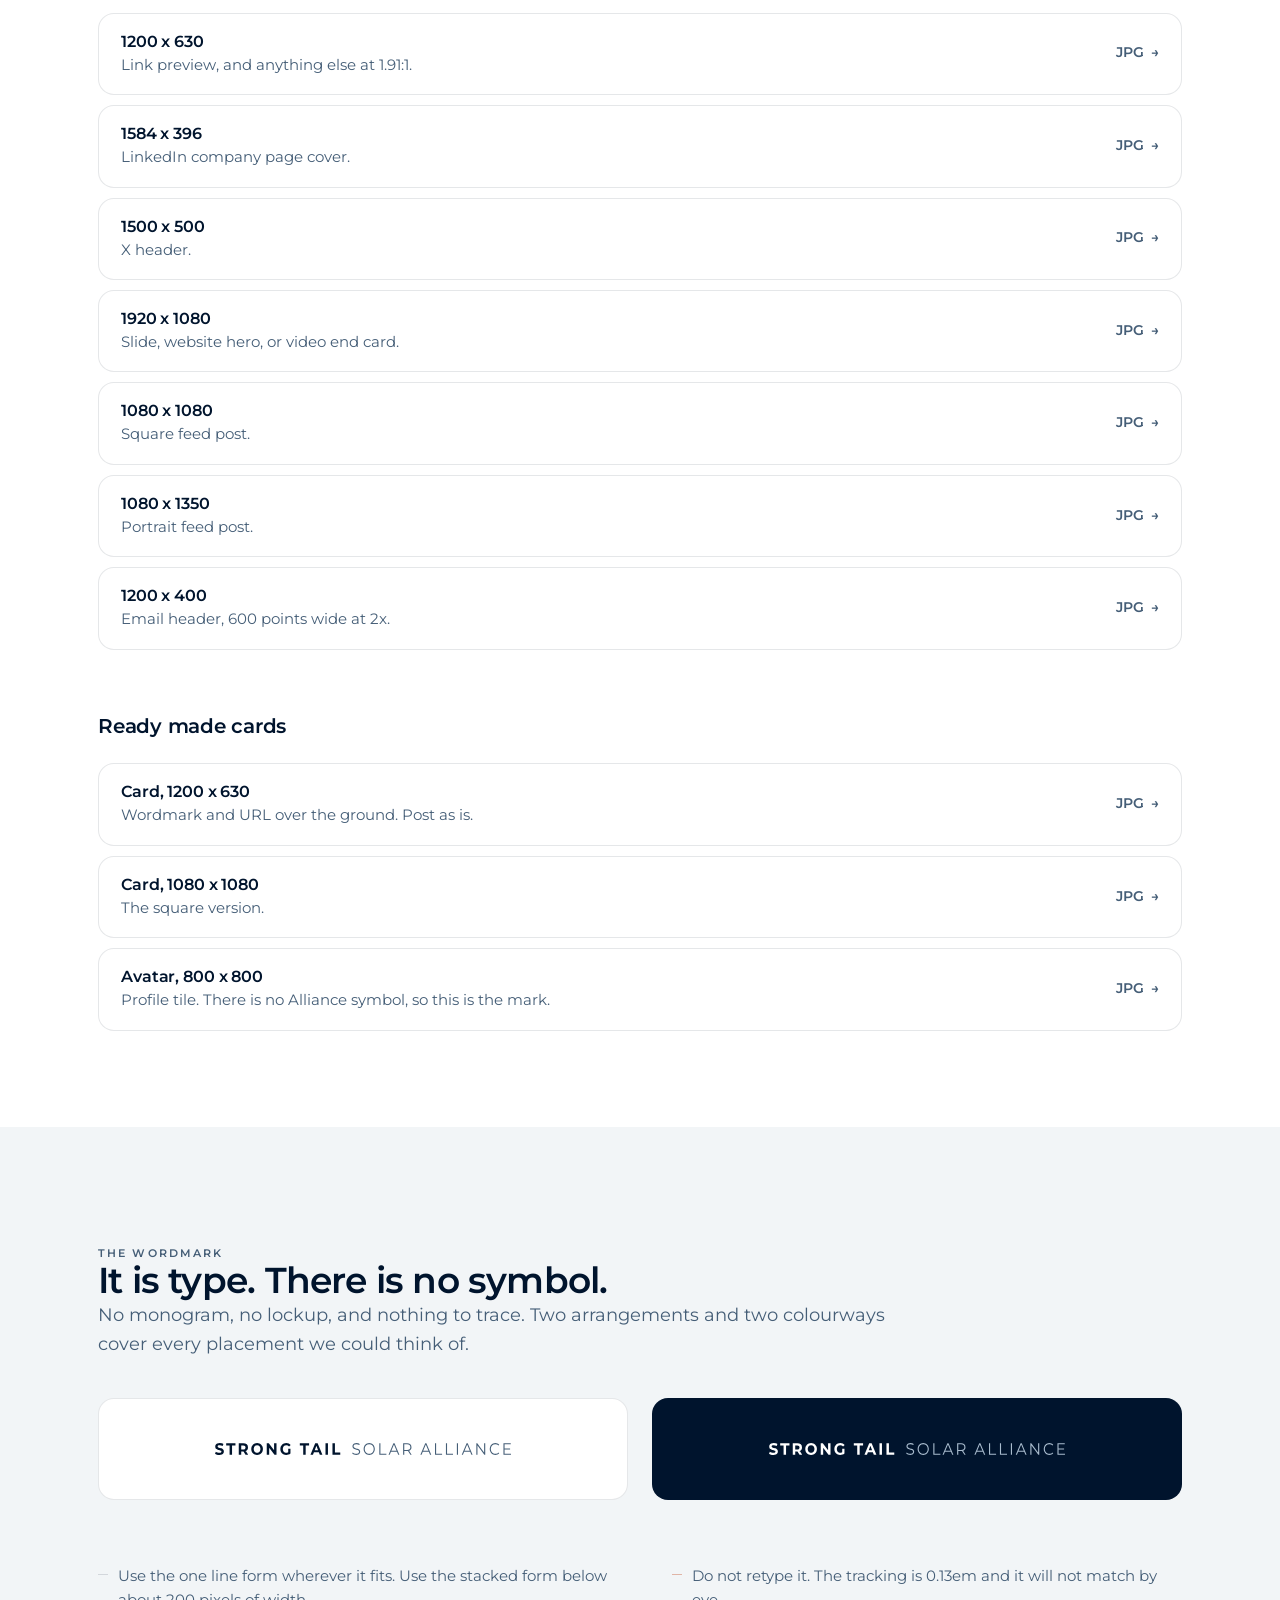
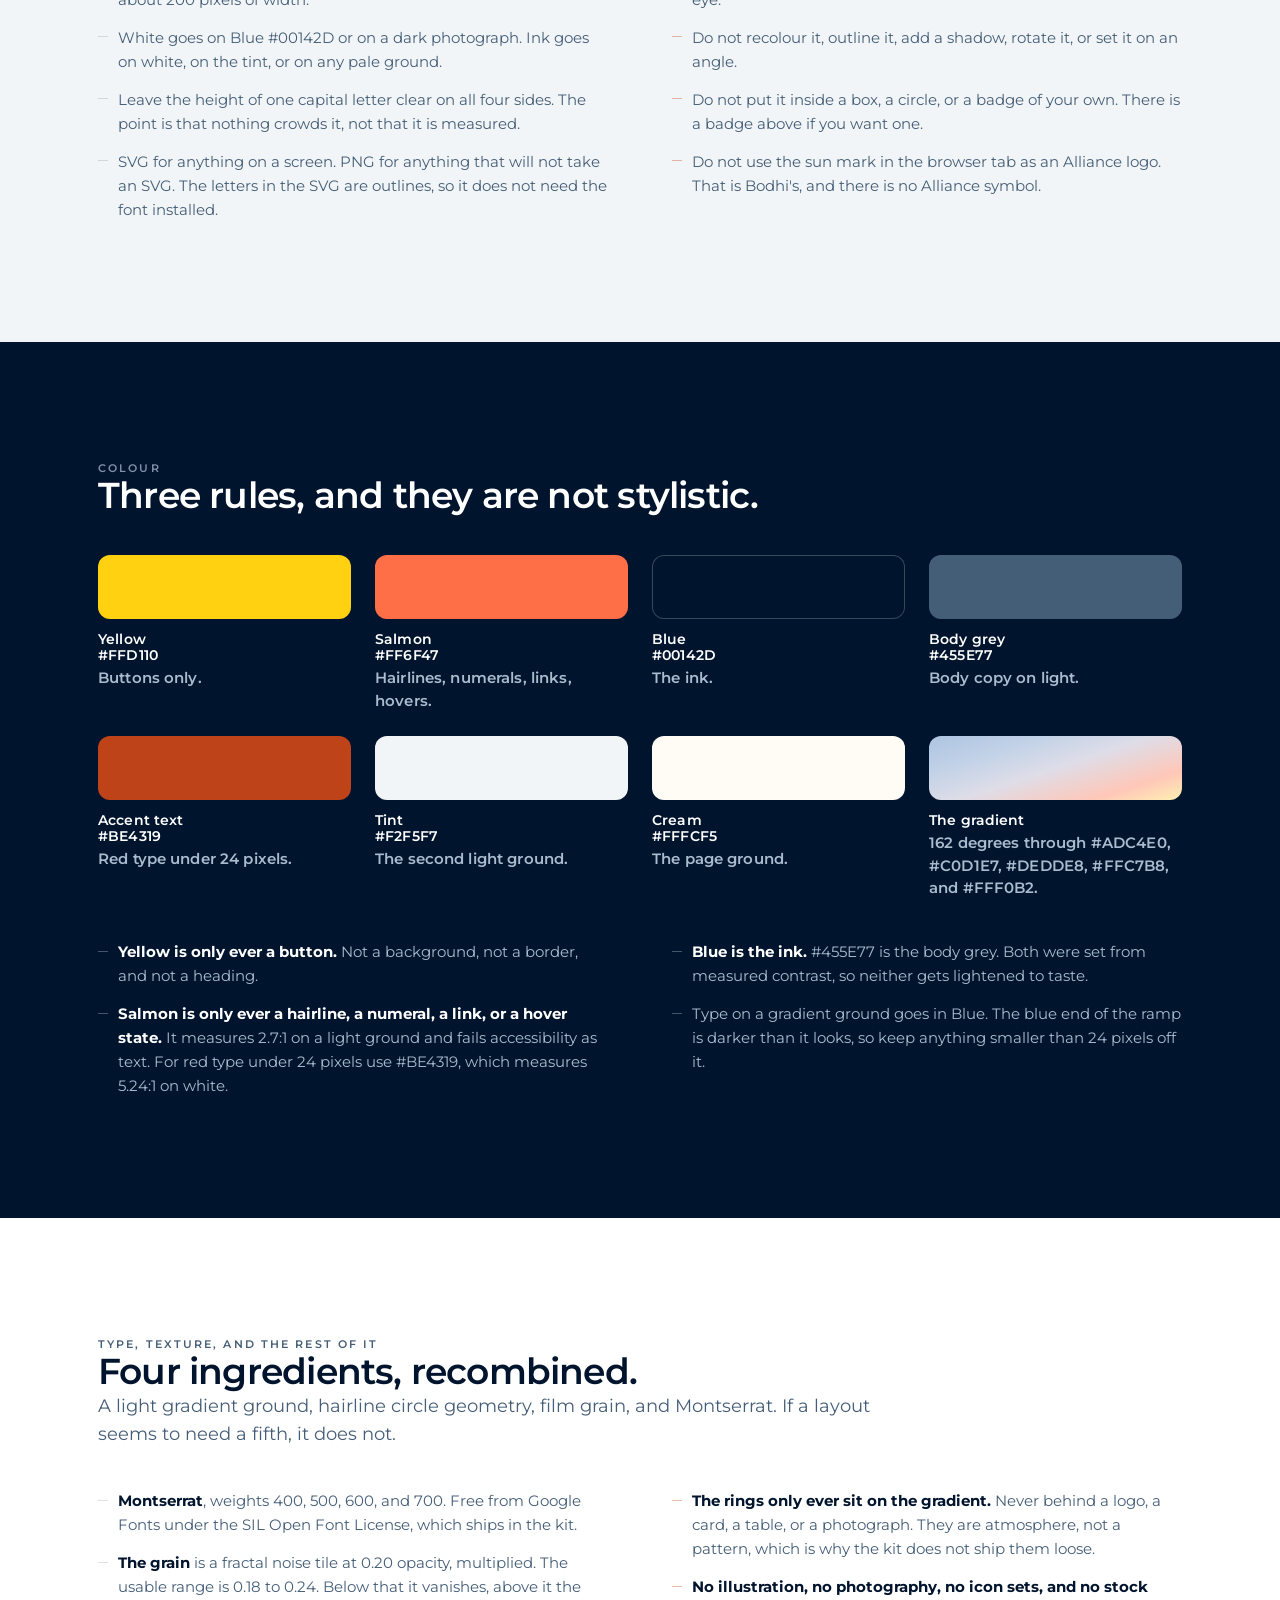
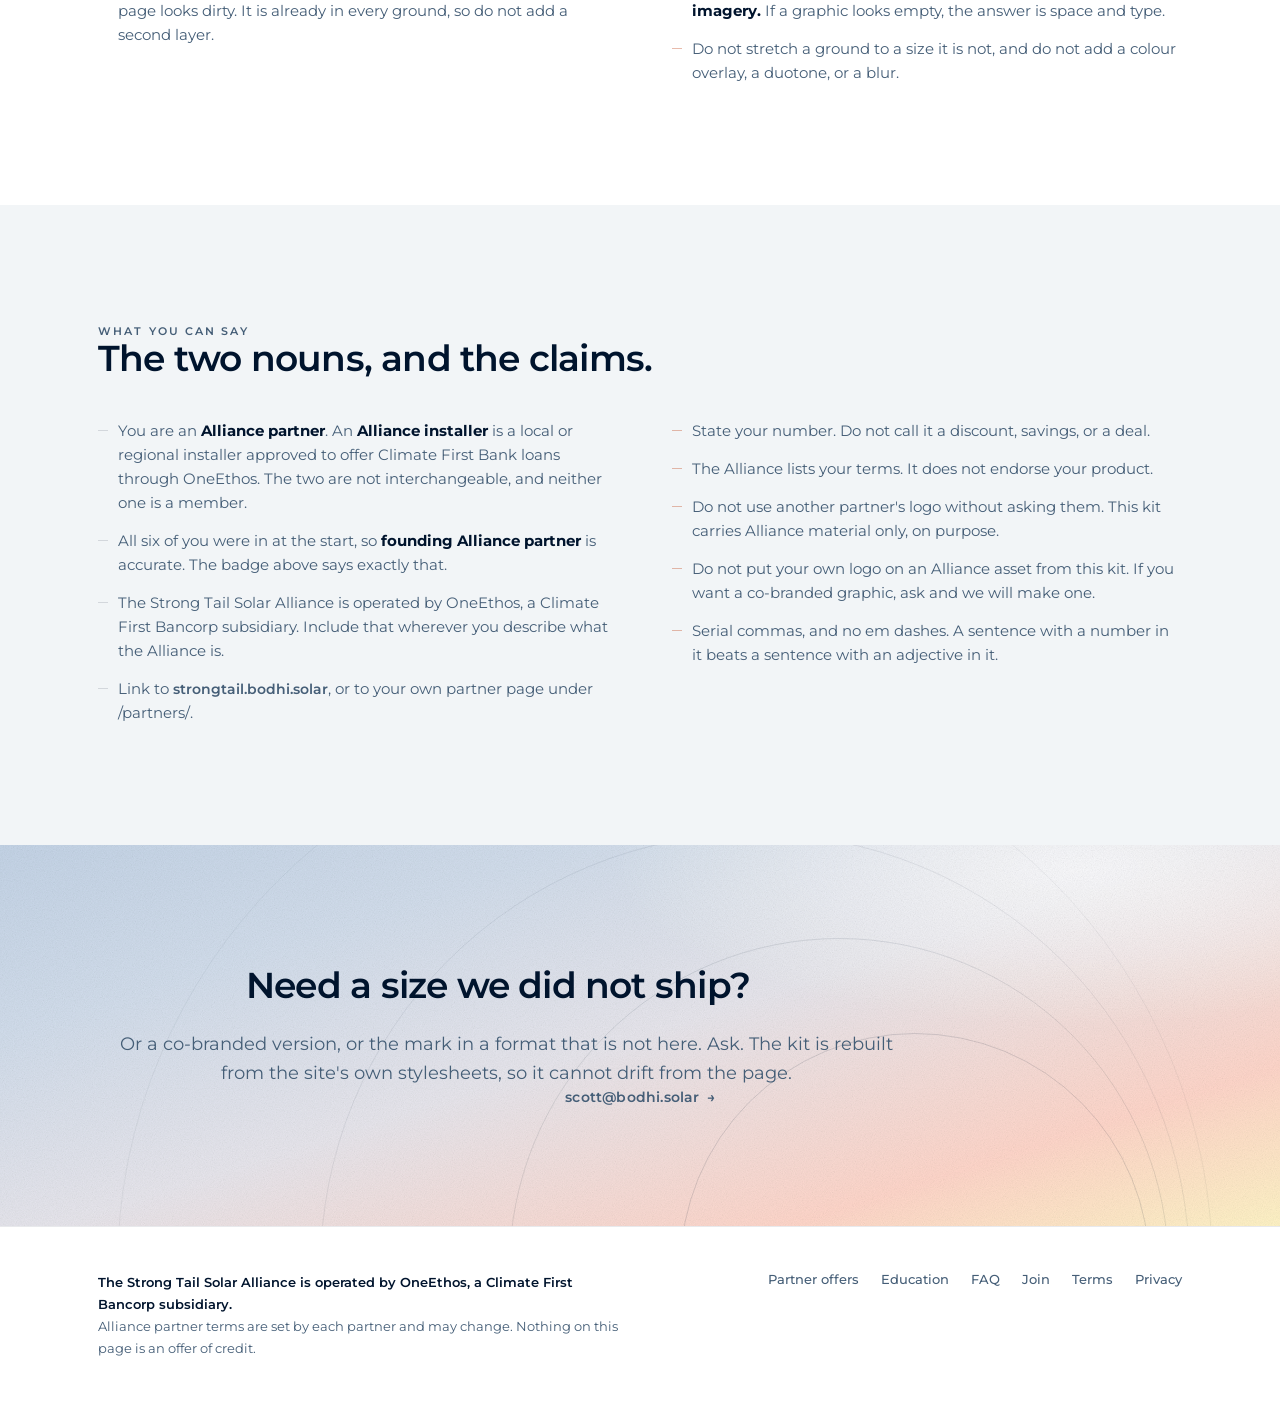
<file: kit/index.html>
<!doctype html>
<html lang="en">
<head>
<meta charset="utf-8">
<meta name="viewport" content="width=device-width, initial-scale=1">

<title>Brand kit | Strong Tail Solar Alliance</title>
<meta name="description" content="The Strong Tail Solar Alliance wordmark, gradient grounds, and colours, sized for social and email. For Alliance partners.">

<!-- PERMANENT noindex, like thanks/ and installer-check/, and for a related
     reason: this page is a resource for six partner marketing teams, not a
     page for the public. A brand kit that ranks in search invites use by
     people outside the Alliance, and the assets carry a bank's operator
     disclosure. Sent by URL, linked from the footer, never in the nav.
     Do NOT delete this on launch day. -->
<meta name="robots" content="noindex, nofollow">

<link rel="canonical" href="https://strongtail.bodhi.solar/kit/">
<meta name="theme-color" content="#FFFCF5">

<link rel="icon" href="/favicon.ico" sizes="16x16 32x32 48x48">
<link rel="icon" type="image/png" sizes="32x32" href="../assets/favicon-32.png">
<link rel="apple-touch-icon" sizes="180x180" href="../assets/apple-touch-icon.png">

<link rel="preconnect" href="https://fonts.googleapis.com">
<link rel="preconnect" href="https://fonts.gstatic.com" crossorigin>
<link href="https://fonts.googleapis.com/css2?family=Montserrat:wght@400;500;600;700&display=swap" rel="stylesheet">

<link rel="stylesheet" href="../styles/tokens.css">
<link rel="stylesheet" href="../styles/site.css">
</head>
<body>

<a class="skip-link" href="#main">Skip to content</a>

<div class="page">

  <!-- Asset paths are relative and in-site links are root-relative, the same
       split thanks/ and the partner pages use. This page sits one level down. -->
  <header class="site-header" id="hdr"><div class="bar">
    <a class="wm" href="/"><span class="wm-a">STRONG TAIL</span><span class="wm-b">SOLAR ALLIANCE</span></a>
    <nav class="nav" aria-label="Primary">
      <a href="/#offers">Partner offers</a><a href="/#education">Education</a><a href="/#faq">FAQ</a>
      <a class="btn btn--sm" href="/#join"><span class="cta-long">Become an Alliance installer</span><span class="cta-short">Join the Alliance</span></a>
    </nav>
  </div></header>

  <main id="main">

  <!-- ============================== HERO ============================== -->
  <section class="sec sec--hero hero" id="top" aria-labelledby="kit-h">
    <div class="layer sky" aria-hidden="true"></div><div class="layer wash" aria-hidden="true"></div>
    <div class="orb r1" aria-hidden="true"></div><div class="orb r2" aria-hidden="true"></div><div class="orb r3" aria-hidden="true"></div><div class="orb r4" aria-hidden="true"></div>
    <div class="horizon" aria-hidden="true"></div><div class="grain" aria-hidden="true"></div>
    <div class="wrap"><div class="copy">
      <p class="eyebrow lbl">For Alliance partners</p>
      <h1 class="h1" id="kit-h">The Alliance brand kit.</h1>
      <p class="lede">The wordmark, the gradient ground, and the colours, sized for the places you
      are actually going to post them. Everything here is Alliance material. Use it beside your own
      brand, not inside it.</p>
      <a class="btn btn--lg" href="assets/strong-tail-alliance-kit.zip" download>Download the kit</a>
    </div></div>
  </section>

  <!-- ============================ DOWNLOADS ===========================
       GENERATED BLOCK. Written by tools/make-kit.mjs from what is actually
       in kit/assets/. Never hand-edit: publish.sh runs make-kit.mjs --check
       and refuses to publish a page that disagrees with the files.      -->
  <section class="sec sec--files g-white" aria-labelledby="files-h">
    <div class="wrap">
      <p class="eyebrow lbl" id="files-h">The files</p>
      <!-- kit:files:start -->
      <p class="micro kit-stamp">Rebuilt 2 September 2026. 29 files, 1.3 MB.</p>
      <h3 class="h3 kit-group">The wordmark</h3>
      <ul class="kit-list">
      <li class="kit-row">
        <div>
          <p class="kit-name">One line, ink</p>
          <p class="small">On white, on the tint, or on the light end of the gradient.</p>
        </div>
        <div class="kit-get">
            <a class="tlink" href="assets/wordmark/strong-tail-wordmark-oneline-ink.svg" download>SVG<span class="arw" aria-hidden="true">&rarr;</span></a>
            <a class="tlink" href="assets/wordmark/strong-tail-wordmark-oneline-ink-1200.png" download>PNG 1200<span class="arw" aria-hidden="true">&rarr;</span></a>
            <a class="tlink" href="assets/wordmark/strong-tail-wordmark-oneline-ink-2400.png" download>PNG 2400<span class="arw" aria-hidden="true">&rarr;</span></a>
        </div>
      </li>
      <li class="kit-row">
        <div>
          <p class="kit-name">One line, white</p>
          <p class="small">On Blue #00142D or on a dark photograph.</p>
        </div>
        <div class="kit-get">
            <a class="tlink" href="assets/wordmark/strong-tail-wordmark-oneline-white.svg" download>SVG<span class="arw" aria-hidden="true">&rarr;</span></a>
            <a class="tlink" href="assets/wordmark/strong-tail-wordmark-oneline-white-1200.png" download>PNG 1200<span class="arw" aria-hidden="true">&rarr;</span></a>
            <a class="tlink" href="assets/wordmark/strong-tail-wordmark-oneline-white-2400.png" download>PNG 2400<span class="arw" aria-hidden="true">&rarr;</span></a>
        </div>
      </li>
      <li class="kit-row">
        <div>
          <p class="kit-name">Stacked, ink</p>
          <p class="small">Below about 200 pixels of width, where the one line form stops reading.</p>
        </div>
        <div class="kit-get">
            <a class="tlink" href="assets/wordmark/strong-tail-wordmark-stacked-ink.svg" download>SVG<span class="arw" aria-hidden="true">&rarr;</span></a>
            <a class="tlink" href="assets/wordmark/strong-tail-wordmark-stacked-ink-600.png" download>PNG 600<span class="arw" aria-hidden="true">&rarr;</span></a>
            <a class="tlink" href="assets/wordmark/strong-tail-wordmark-stacked-ink-1200.png" download>PNG 1200<span class="arw" aria-hidden="true">&rarr;</span></a>
        </div>
      </li>
      <li class="kit-row">
        <div>
          <p class="kit-name">Stacked, white</p>
          <p class="small">The stacked form on a dark ground.</p>
        </div>
        <div class="kit-get">
            <a class="tlink" href="assets/wordmark/strong-tail-wordmark-stacked-white.svg" download>SVG<span class="arw" aria-hidden="true">&rarr;</span></a>
            <a class="tlink" href="assets/wordmark/strong-tail-wordmark-stacked-white-600.png" download>PNG 600<span class="arw" aria-hidden="true">&rarr;</span></a>
            <a class="tlink" href="assets/wordmark/strong-tail-wordmark-stacked-white-1200.png" download>PNG 1200<span class="arw" aria-hidden="true">&rarr;</span></a>
        </div>
      </li>
      </ul>
      <h3 class="h3 kit-group">The founding partner badge</h3>
      <ul class="kit-list">
      <li class="kit-row">
        <div>
          <p class="kit-name">Badge, ink</p>
          <p class="small">On a light ground.</p>
        </div>
        <div class="kit-get">
            <a class="tlink" href="assets/badge/strong-tail-founding-partner-ink.svg" download>SVG<span class="arw" aria-hidden="true">&rarr;</span></a>
            <a class="tlink" href="assets/badge/strong-tail-founding-partner-ink-800.png" download>PNG 800<span class="arw" aria-hidden="true">&rarr;</span></a>
            <a class="tlink" href="assets/badge/strong-tail-founding-partner-ink-1600.png" download>PNG 1600<span class="arw" aria-hidden="true">&rarr;</span></a>
        </div>
      </li>
      <li class="kit-row">
        <div>
          <p class="kit-name">Badge, white</p>
          <p class="small">On a dark ground.</p>
        </div>
        <div class="kit-get">
            <a class="tlink" href="assets/badge/strong-tail-founding-partner-white.svg" download>SVG<span class="arw" aria-hidden="true">&rarr;</span></a>
            <a class="tlink" href="assets/badge/strong-tail-founding-partner-white-800.png" download>PNG 800<span class="arw" aria-hidden="true">&rarr;</span></a>
            <a class="tlink" href="assets/badge/strong-tail-founding-partner-white-1600.png" download>PNG 1600<span class="arw" aria-hidden="true">&rarr;</span></a>
        </div>
      </li>
      </ul>
      <h3 class="h3 kit-group">Gradient grounds</h3>
      <ul class="kit-list">
      <li class="kit-row">
        <div>
          <p class="kit-name">1200 x 630</p>
          <p class="small">Link preview, and anything else at 1.91:1.</p>
        </div>
        <div class="kit-get">
            <a class="tlink" href="assets/ground/strong-tail-ground-1200x630.jpg" download>JPG<span class="arw" aria-hidden="true">&rarr;</span></a>
        </div>
      </li>
      <li class="kit-row">
        <div>
          <p class="kit-name">1584 x 396</p>
          <p class="small">LinkedIn company page cover.</p>
        </div>
        <div class="kit-get">
            <a class="tlink" href="assets/ground/strong-tail-ground-1584x396.jpg" download>JPG<span class="arw" aria-hidden="true">&rarr;</span></a>
        </div>
      </li>
      <li class="kit-row">
        <div>
          <p class="kit-name">1500 x 500</p>
          <p class="small">X header.</p>
        </div>
        <div class="kit-get">
            <a class="tlink" href="assets/ground/strong-tail-ground-1500x500.jpg" download>JPG<span class="arw" aria-hidden="true">&rarr;</span></a>
        </div>
      </li>
      <li class="kit-row">
        <div>
          <p class="kit-name">1920 x 1080</p>
          <p class="small">Slide, website hero, or video end card.</p>
        </div>
        <div class="kit-get">
            <a class="tlink" href="assets/ground/strong-tail-ground-1920x1080.jpg" download>JPG<span class="arw" aria-hidden="true">&rarr;</span></a>
        </div>
      </li>
      <li class="kit-row">
        <div>
          <p class="kit-name">1080 x 1080</p>
          <p class="small">Square feed post.</p>
        </div>
        <div class="kit-get">
            <a class="tlink" href="assets/ground/strong-tail-ground-1080x1080.jpg" download>JPG<span class="arw" aria-hidden="true">&rarr;</span></a>
        </div>
      </li>
      <li class="kit-row">
        <div>
          <p class="kit-name">1080 x 1350</p>
          <p class="small">Portrait feed post.</p>
        </div>
        <div class="kit-get">
            <a class="tlink" href="assets/ground/strong-tail-ground-1080x1350.jpg" download>JPG<span class="arw" aria-hidden="true">&rarr;</span></a>
        </div>
      </li>
      <li class="kit-row">
        <div>
          <p class="kit-name">1200 x 400</p>
          <p class="small">Email header, 600 points wide at 2x.</p>
        </div>
        <div class="kit-get">
            <a class="tlink" href="assets/ground/strong-tail-ground-1200x400.jpg" download>JPG<span class="arw" aria-hidden="true">&rarr;</span></a>
        </div>
      </li>
      </ul>
      <h3 class="h3 kit-group">Ready made cards</h3>
      <ul class="kit-list">
      <li class="kit-row">
        <div>
          <p class="kit-name">Card, 1200 x 630</p>
          <p class="small">Wordmark and URL over the ground. Post as is.</p>
        </div>
        <div class="kit-get">
            <a class="tlink" href="assets/card/strong-tail-card-1200x630.jpg" download>JPG<span class="arw" aria-hidden="true">&rarr;</span></a>
        </div>
      </li>
      <li class="kit-row">
        <div>
          <p class="kit-name">Card, 1080 x 1080</p>
          <p class="small">The square version.</p>
        </div>
        <div class="kit-get">
            <a class="tlink" href="assets/card/strong-tail-card-1080x1080.jpg" download>JPG<span class="arw" aria-hidden="true">&rarr;</span></a>
        </div>
      </li>
      <li class="kit-row">
        <div>
          <p class="kit-name">Avatar, 800 x 800</p>
          <p class="small">Profile tile. There is no Alliance symbol, so this is the mark.</p>
        </div>
        <div class="kit-get">
            <a class="tlink" href="assets/card/strong-tail-avatar-800x800.jpg" download>JPG<span class="arw" aria-hidden="true">&rarr;</span></a>
        </div>
      </li>
      </ul>
      <!-- manifest
           wordmark/strong-tail-wordmark-oneline-ink.svg 8216 f4fe8f52fc857136e387a1e1d4db3fec7cead608a8e591c773dc828592f79681
           wordmark/strong-tail-wordmark-oneline-ink-1200.png 18353 1eb66ee7e557a49c24024ededa874222839efbbd09d1e54b7eeacc4a07bee5ad
           wordmark/strong-tail-wordmark-oneline-ink-2400.png 36265 40d76e86815a9d145989c6fd40b008998dabd4b20bfbcd3409ac98b4d2bb63bc
           wordmark/strong-tail-wordmark-oneline-white.svg 8216 bf7aaf4b387e3a92d1c0bcd4407e6e0cfd434e7c0e5bb8e55df1c59f2de86db7
           wordmark/strong-tail-wordmark-oneline-white-1200.png 17020 7a263116ef1f5659524fa75154a7d5fb9d7a1eb253bfcdbc4fdb75c0e835e66d
           wordmark/strong-tail-wordmark-oneline-white-2400.png 33598 ea8f68cbba0ef06b6e7d3eda920dd031354a9f77648cbe1837eaeaded182f7e4
           wordmark/strong-tail-wordmark-stacked-ink.svg 8070 8fa81952db21672609f677a902d6dd0898a55b8a498db145f0f75235d27268db
           wordmark/strong-tail-wordmark-stacked-ink-600.png 16892 362daef83f34438e7cca7ffee9b871de46ea97a8114fa2699fefd8d76be6febe
           wordmark/strong-tail-wordmark-stacked-ink-1200.png 34832 2f30e4968a98cbaa6d346c4231e4700b766b2a753a29366a64df973179961889
           wordmark/strong-tail-wordmark-stacked-white.svg 8070 0753eee2cecb8acc655a7de01bb902a12247f30687cc67014e642155237226eb
           wordmark/strong-tail-wordmark-stacked-white-600.png 15364 bf1ffaa7466596493eeb2b054627335f0e6c798a73aa773e0028925e54f8153a
           wordmark/strong-tail-wordmark-stacked-white-1200.png 31728 7ffcf233db14aa391a2df981e3162313d48bc8866b270c4a332c129373b036e3
           badge/strong-tail-founding-partner-ink.svg 17583 a0ef76660706c20111fd0ce633d5cd4457234d44d8102897dd9a83c5ca4ab093
           badge/strong-tail-founding-partner-ink-800.png 34779 a3e7c677ece8cb56c7d73bc32316ff36407f75bdafd45f58baa52b7cc0e4689d
           badge/strong-tail-founding-partner-ink-1600.png 70395 c6e1bf4435289dce11dcce99ed5113dc4d339cc64d883415d279e637905dff2b
           badge/strong-tail-founding-partner-white.svg 17587 fb4bd7eefb3c250936c330f5caa0a67caf3b2f17ceed949e1d677c0824955f47
           badge/strong-tail-founding-partner-white-800.png 32601 f5b74e1c8050f1506cdab473f5f23de5b87f0ad3bcbdacc456599d7cfe9078bc
           badge/strong-tail-founding-partner-white-1600.png 66418 ea238ce2df3b3c733d8dfd9197f95dc14a61d4015dad127482c7dd664313a171
           ground/strong-tail-ground-1200x630.jpg 65693 f0b346d599998c6cf7f71deae91dc3ccce59d361bcc8526cde50275a949d9981
           ground/strong-tail-ground-1584x396.jpg 55856 f4ba4b71a2c1e01cc0afbcfbe34383dc9dfb430cfe7200117d8a52a40ec39ed4
           ground/strong-tail-ground-1500x500.jpg 66237 7d966d88c15f34dce940153f608eba85eaa65704d047661ac769807e10a43551
           ground/strong-tail-ground-1920x1080.jpg 164094 9751eef2d361bb45915e449872dd16cbd7f2367f00b6f10f64a83f8a8cfb35e4
           ground/strong-tail-ground-1080x1080.jpg 95316 fa073c3238f78c04fa79ffe512ed70fffa36125a5bff80b192033bff461eb284
           ground/strong-tail-ground-1080x1350.jpg 115850 359c426ad6de501adee6d4fb43786199aa424a47cc144b44bcc72513b69cb009
           ground/strong-tail-ground-1200x400.jpg 44423 21d707dd70cbab2409ed1763ad2fa9918ff7ee9eed902b90b1164d301b106c8c
           card/strong-tail-card-1200x630.jpg 75476 9248f1ad09685211aad99d2e9f2835fcfe26ef5674f273342d11cff8e762feba
           card/strong-tail-card-1080x1080.jpg 109769 4d8991eec4a94ae2036dd016b2d13676d44dda4cef8e8d2b938a44893b1f42b2
           card/strong-tail-avatar-800x800.jpg 67889 e3398f43d2a191f79ce250b68aefc5aed4d1d3499e9e5c026b0aed05101c617a
           MONTSERRAT-OFL.txt 4400 8b7141c03fa4f8d44e6345d5d4931709290f0f67875e452e95ac1fd3a027802e
      -->
      <!-- kit:files:end -->
    </div>
  </section>

  <!-- =========================== THE WORDMARK ========================= -->
  <section class="sec sec--mark g-tint" aria-labelledby="mark-h">
    <div class="wrap">
      <p class="eyebrow lbl">The wordmark</p>
      <h2 class="h2" id="mark-h">It is type. There is no symbol.</h2>
      <p class="lede">No monogram, no lockup, and nothing to trace. Two arrangements and two
      colourways cover every placement we could think of.</p>

      <div class="kit-demo">
        <div class="kit-tile kit-tile--light">
          <img src="assets/wordmark/strong-tail-wordmark-oneline-ink.svg" alt="The wordmark in ink on white" width="296">
        </div>
        <div class="kit-tile kit-tile--dark">
          <img src="assets/wordmark/strong-tail-wordmark-oneline-white.svg" alt="The wordmark in white on blue" width="296">
        </div>
      </div>

      <div class="kit-rules">
        <ul class="kit-do">
          <li>Use the one line form wherever it fits. Use the stacked form below about 200 pixels of width.</li>
          <li>White goes on Blue #00142D or on a dark photograph. Ink goes on white, on the tint, or on any pale ground.</li>
          <li>Leave the height of one capital letter clear on all four sides. The point is that nothing crowds it, not that it is measured.</li>
          <li>SVG for anything on a screen. PNG for anything that will not take an SVG. The letters in the SVG are outlines, so it does not need the font installed.</li>
        </ul>
        <ul class="kit-dont">
          <li>Do not retype it. The tracking is 0.13em and it will not match by eye.</li>
          <li>Do not recolour it, outline it, add a shadow, rotate it, or set it on an angle.</li>
          <li>Do not put it inside a box, a circle, or a badge of your own. There is a badge above if you want one.</li>
          <li>Do not use the sun mark in the browser tab as an Alliance logo. That is Bodhi's, and there is no Alliance symbol.</li>
        </ul>
      </div>
    </div>
  </section>

  <!-- ============================== COLOUR ============================ -->
  <section class="sec sec--colour g-dark" aria-labelledby="colour-h">
    <div class="wrap">
      <p class="eyebrow lbl">Colour</p>
      <h2 class="h2" id="colour-h">Three rules, and they are not stylistic.</h2>

      <ul class="kit-swatch">
        <li><span class="sw" style="background:#FFD110"></span><b>Yellow</b> #FFD110<span class="small">Buttons only.</span></li>
        <li><span class="sw" style="background:#FF6F47"></span><b>Salmon</b> #FF6F47<span class="small">Hairlines, numerals, links, hovers.</span></li>
        <li><span class="sw" style="background:#00142D;box-shadow:inset 0 0 0 1px rgba(255,255,255,.22)"></span><b>Blue</b> #00142D<span class="small">The ink.</span></li>
        <li><span class="sw" style="background:#455E77"></span><b>Body grey</b> #455E77<span class="small">Body copy on light.</span></li>
        <li><span class="sw" style="background:#BE4319"></span><b>Accent text</b> #BE4319<span class="small">Red type under 24 pixels.</span></li>
        <li><span class="sw" style="background:#F2F5F7"></span><b>Tint</b> #F2F5F7<span class="small">The second light ground.</span></li>
        <li><span class="sw" style="background:#FFFCF5"></span><b>Cream</b> #FFFCF5<span class="small">The page ground.</span></li>
        <li><span class="sw sw--ramp"></span><b>The gradient</b><span class="small">162 degrees through #ADC4E0, #C0D1E7, #DEDDE8, #FFC7B8, and #FFF0B2.</span></li>
      </ul>

      <div class="kit-rules">
        <ul class="kit-do">
          <li><b>Yellow is only ever a button.</b> Not a background, not a border, and not a heading.</li>
          <li><b>Salmon is only ever a hairline, a numeral, a link, or a hover state.</b> It measures 2.7:1 on a light ground and fails accessibility as text. For red type under 24 pixels use #BE4319, which measures 5.24:1 on white.</li>
        </ul>
        <ul class="kit-do">
          <li><b>Blue is the ink.</b> #455E77 is the body grey. Both were set from measured contrast, so neither gets lightened to taste.</li>
          <li>Type on a gradient ground goes in Blue. The blue end of the ramp is darker than it looks, so keep anything smaller than 24 pixels off it.</li>
        </ul>
      </div>
    </div>
  </section>

  <!-- ======================= TYPE AND INGREDIENTS ===================== -->
  <section class="sec sec--type g-white" aria-labelledby="type-h">
    <div class="wrap">
      <p class="eyebrow lbl">Type, texture, and the rest of it</p>
      <h2 class="h2" id="type-h">Four ingredients, recombined.</h2>
      <p class="lede">A light gradient ground, hairline circle geometry, film grain, and Montserrat.
      If a layout seems to need a fifth, it does not.</p>

      <div class="kit-rules">
        <ul class="kit-do">
          <li><b>Montserrat</b>, weights 400, 500, 600, and 700. Free from Google Fonts under the SIL Open Font License, which ships in the kit.</li>
          <li><b>The grain</b> is a fractal noise tile at 0.20 opacity, multiplied. The usable range is 0.18 to 0.24. Below that it vanishes, above it the page looks dirty. It is already in every ground, so do not add a second layer.</li>
        </ul>
        <ul class="kit-dont">
          <li><b>The rings only ever sit on the gradient.</b> Never behind a logo, a card, a table, or a photograph. They are atmosphere, not a pattern, which is why the kit does not ship them loose.</li>
          <li><b>No illustration, no photography, no icon sets, and no stock imagery.</b> If a graphic looks empty, the answer is space and type.</li>
          <li>Do not stretch a ground to a size it is not, and do not add a colour overlay, a duotone, or a blur.</li>
        </ul>
      </div>
    </div>
  </section>

  <!-- ========================= WHAT YOU CAN SAY ======================= -->
  <section class="sec sec--say g-tint" aria-labelledby="say-h">
    <div class="wrap">
      <p class="eyebrow lbl">What you can say</p>
      <h2 class="h2" id="say-h">The two nouns, and the claims.</h2>

      <div class="kit-rules">
        <ul class="kit-do">
          <li>You are an <b>Alliance partner</b>. An <b>Alliance installer</b> is a local or regional installer approved to offer Climate First Bank loans through OneEthos. The two are not interchangeable, and neither one is a member.</li>
          <li>All six of you were in at the start, so <b>founding Alliance partner</b> is accurate. The badge above says exactly that.</li>
          <li>The Strong Tail Solar Alliance is operated by OneEthos, a Climate First Bancorp subsidiary. Include that wherever you describe what the Alliance is.</li>
          <li>Link to <a class="tlink" href="https://strongtail.bodhi.solar">strongtail.bodhi.solar</a>, or to your own partner page under <span class="mono">/partners/</span>.</li>
        </ul>
        <ul class="kit-dont">
          <li>State your number. Do not call it a discount, savings, or a deal.</li>
          <li>The Alliance lists your terms. It does not endorse your product.</li>
          <li>Do not use another partner's logo without asking them. This kit carries Alliance material only, on purpose.</li>
          <li>Do not put your own logo on an Alliance asset from this kit. If you want a co-branded graphic, ask and we will make one.</li>
          <li>Serial commas, and no em dashes. A sentence with a number in it beats a sentence with an adjective in it.</li>
        </ul>
      </div>
    </div>
  </section>

  <!-- ============================== CLOSE ============================= -->
  <section class="sec sec--close" aria-labelledby="close-h">
    <div class="layer sky" aria-hidden="true"></div><div class="layer wash" aria-hidden="true"></div>
    <div class="orb r1" aria-hidden="true"></div><div class="orb r2" aria-hidden="true"></div><div class="orb r3" aria-hidden="true"></div><div class="orb r4" aria-hidden="true"></div>
    <div class="grain" aria-hidden="true"></div>
    <div class="wrap centred">
      <h2 class="h2" id="close-h">Need a size we did not ship?</h2>
      <p class="lede">Or a co-branded version, or the mark in a format that is not here. Ask.
      The kit is rebuilt from the site's own stylesheets, so it cannot drift from the page.</p>
      <p class="micro"><a class="tlink" href="mailto:scott@bodhi.solar">scott@bodhi.solar<span class="arw" aria-hidden="true">&rarr;</span></a></p>
    </div>
  </section>

  </main>

  <footer class="foot">
    <div class="wrap"><div class="row">
      <p class="op"><b>The Strong Tail Solar Alliance is operated by OneEthos, a Climate First Bancorp subsidiary.</b><br>
      Alliance partner terms are set by each partner and may change. Nothing on this page is an
      offer of credit.</p>
      <nav class="links" aria-label="Footer">
        <a href="/#offers">Partner offers</a><a href="/#education">Education</a>
        <a href="/#faq">FAQ</a><a href="/#join">Join</a><a href="/terms/">Terms</a>
        <a href="https://www.oneethos.com/privacy-policy" target="_blank" rel="noopener">Privacy</a>
      </nav>
    </div></div>
  </footer>

</div>

<script src="../js/main.js"></script>
</body>
</html>
</file>
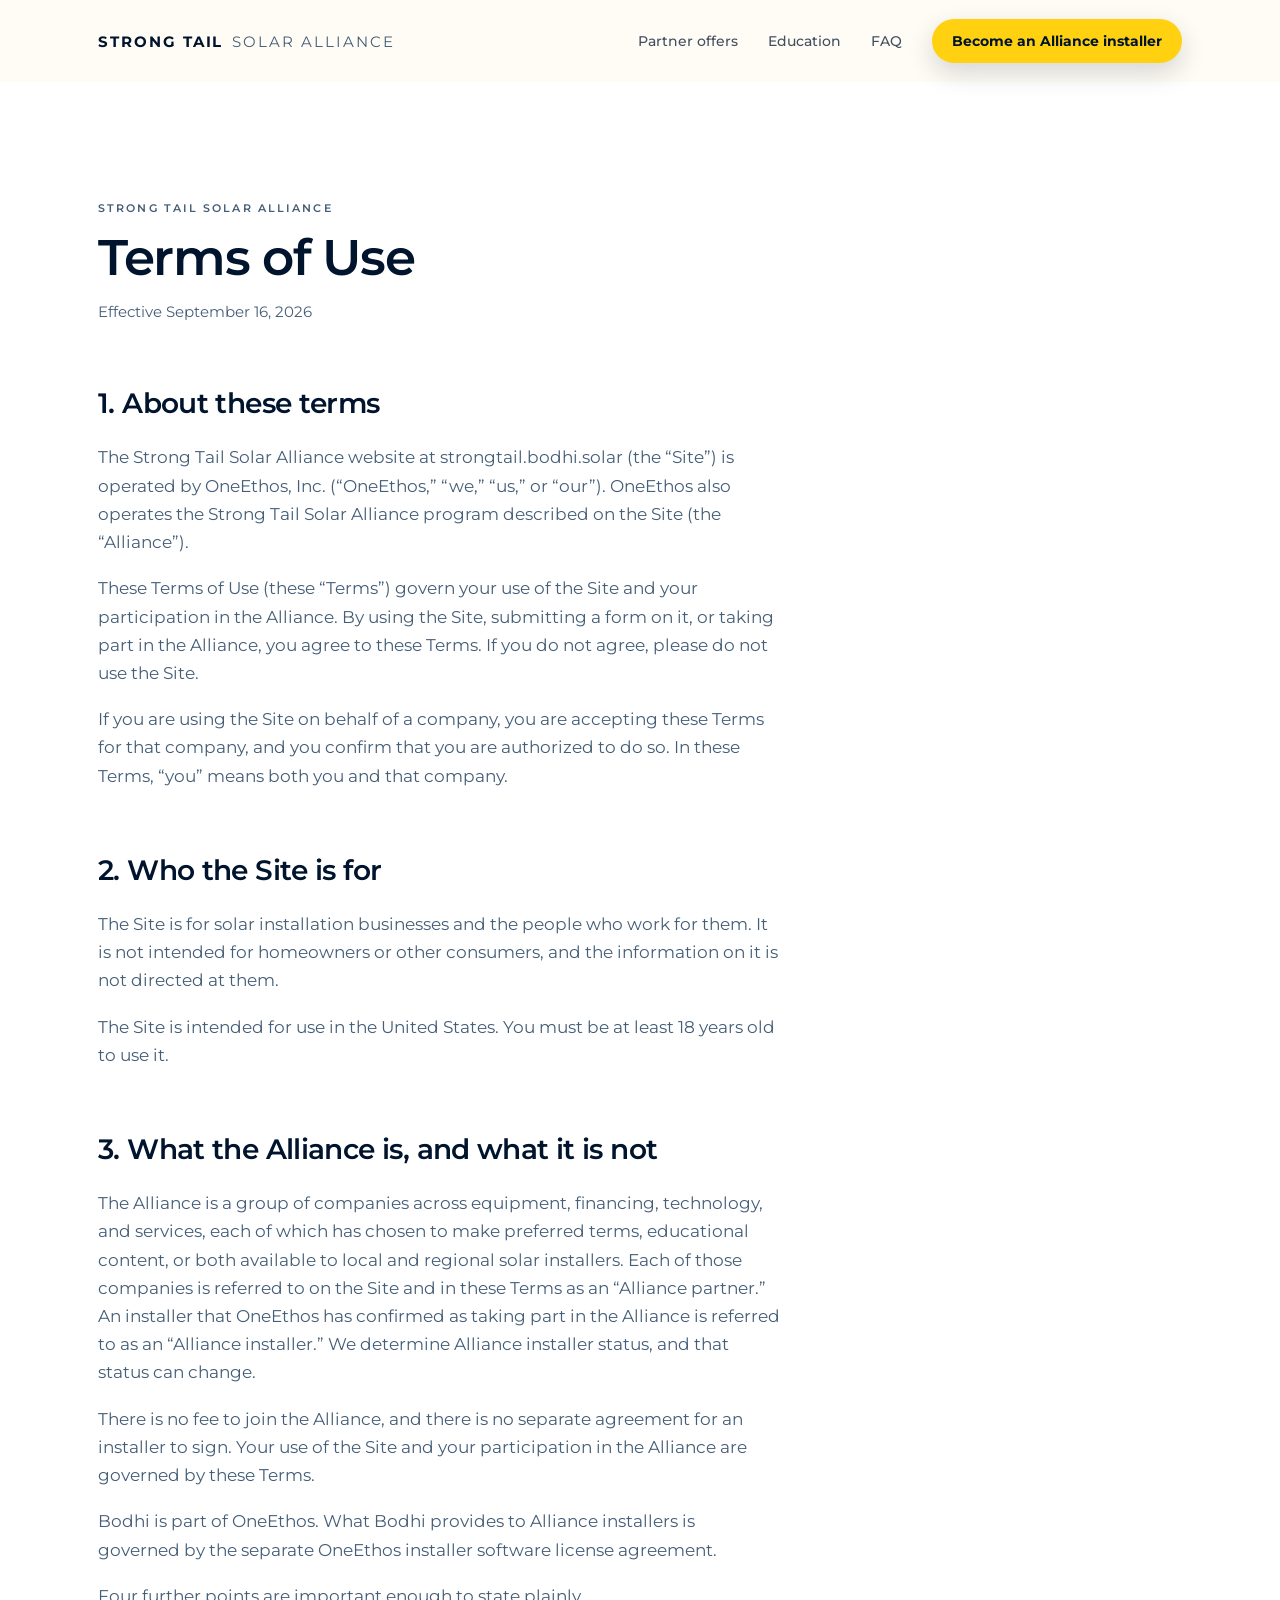
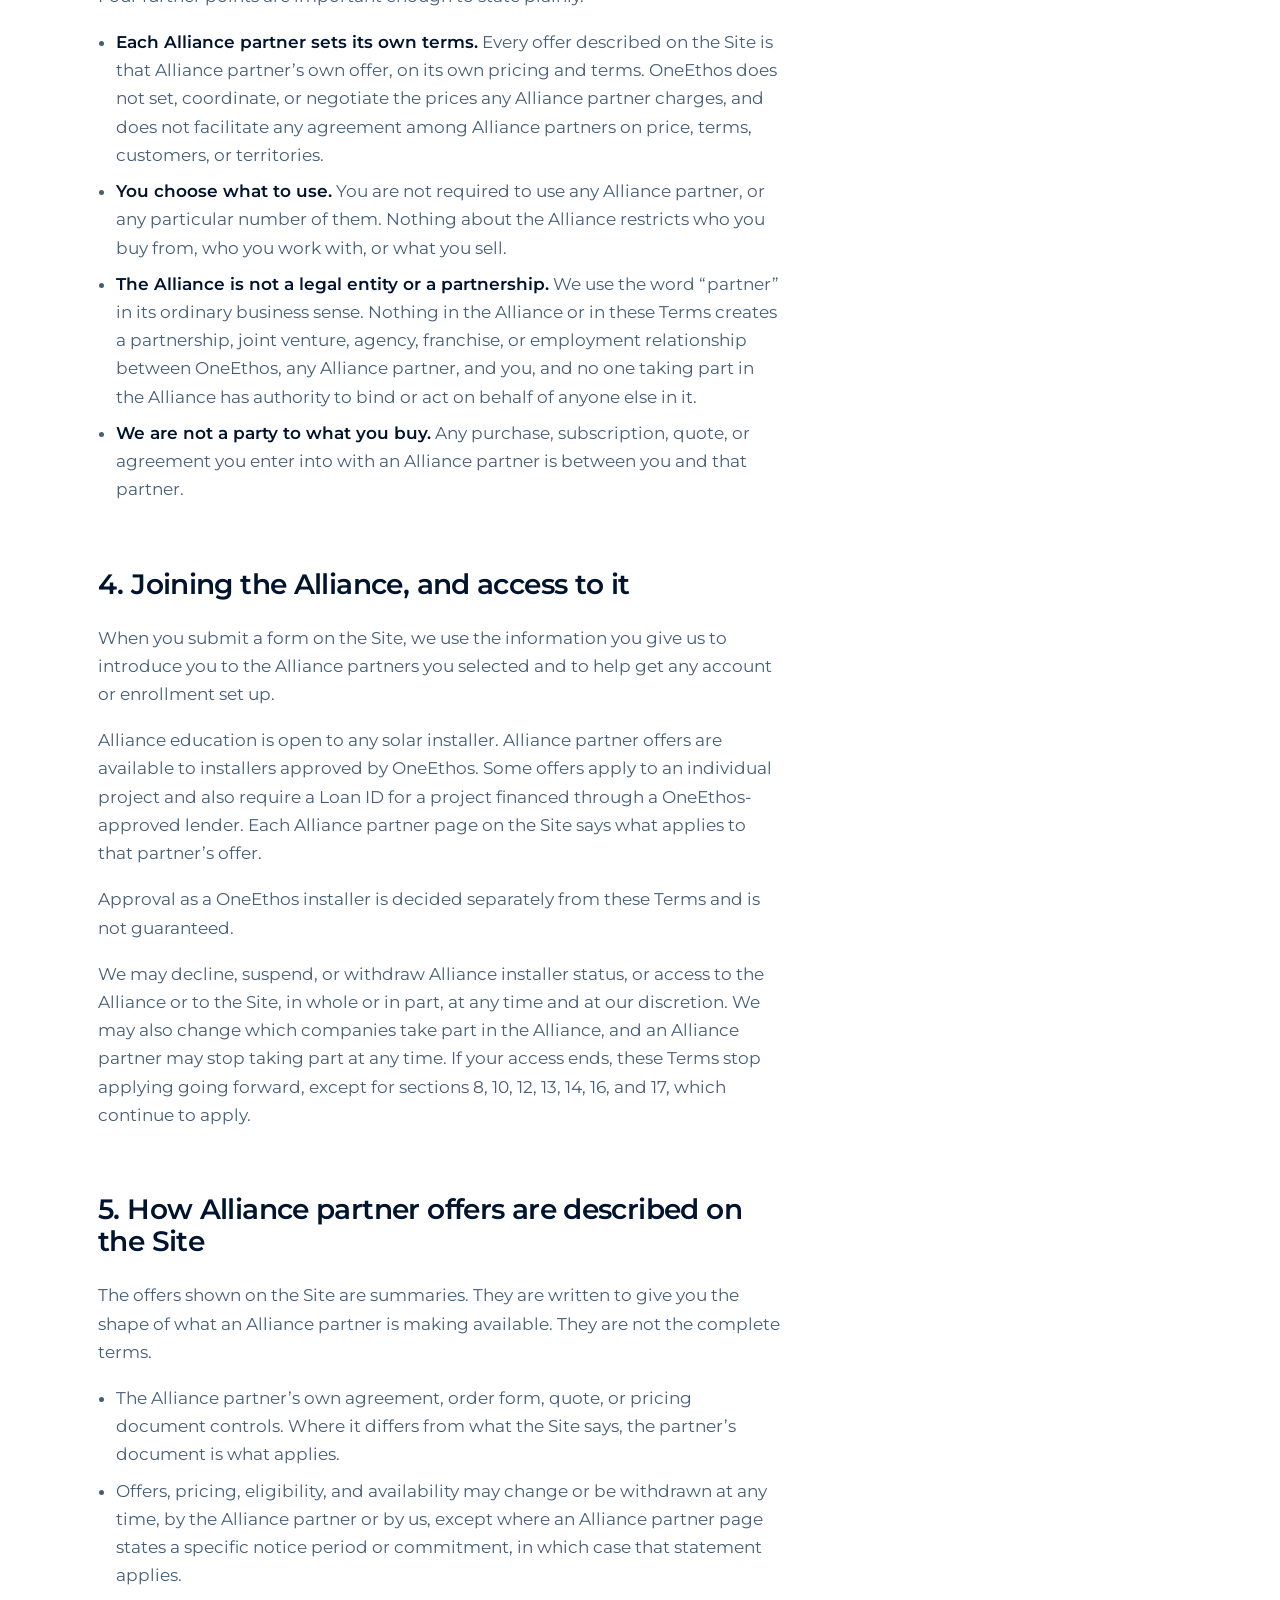
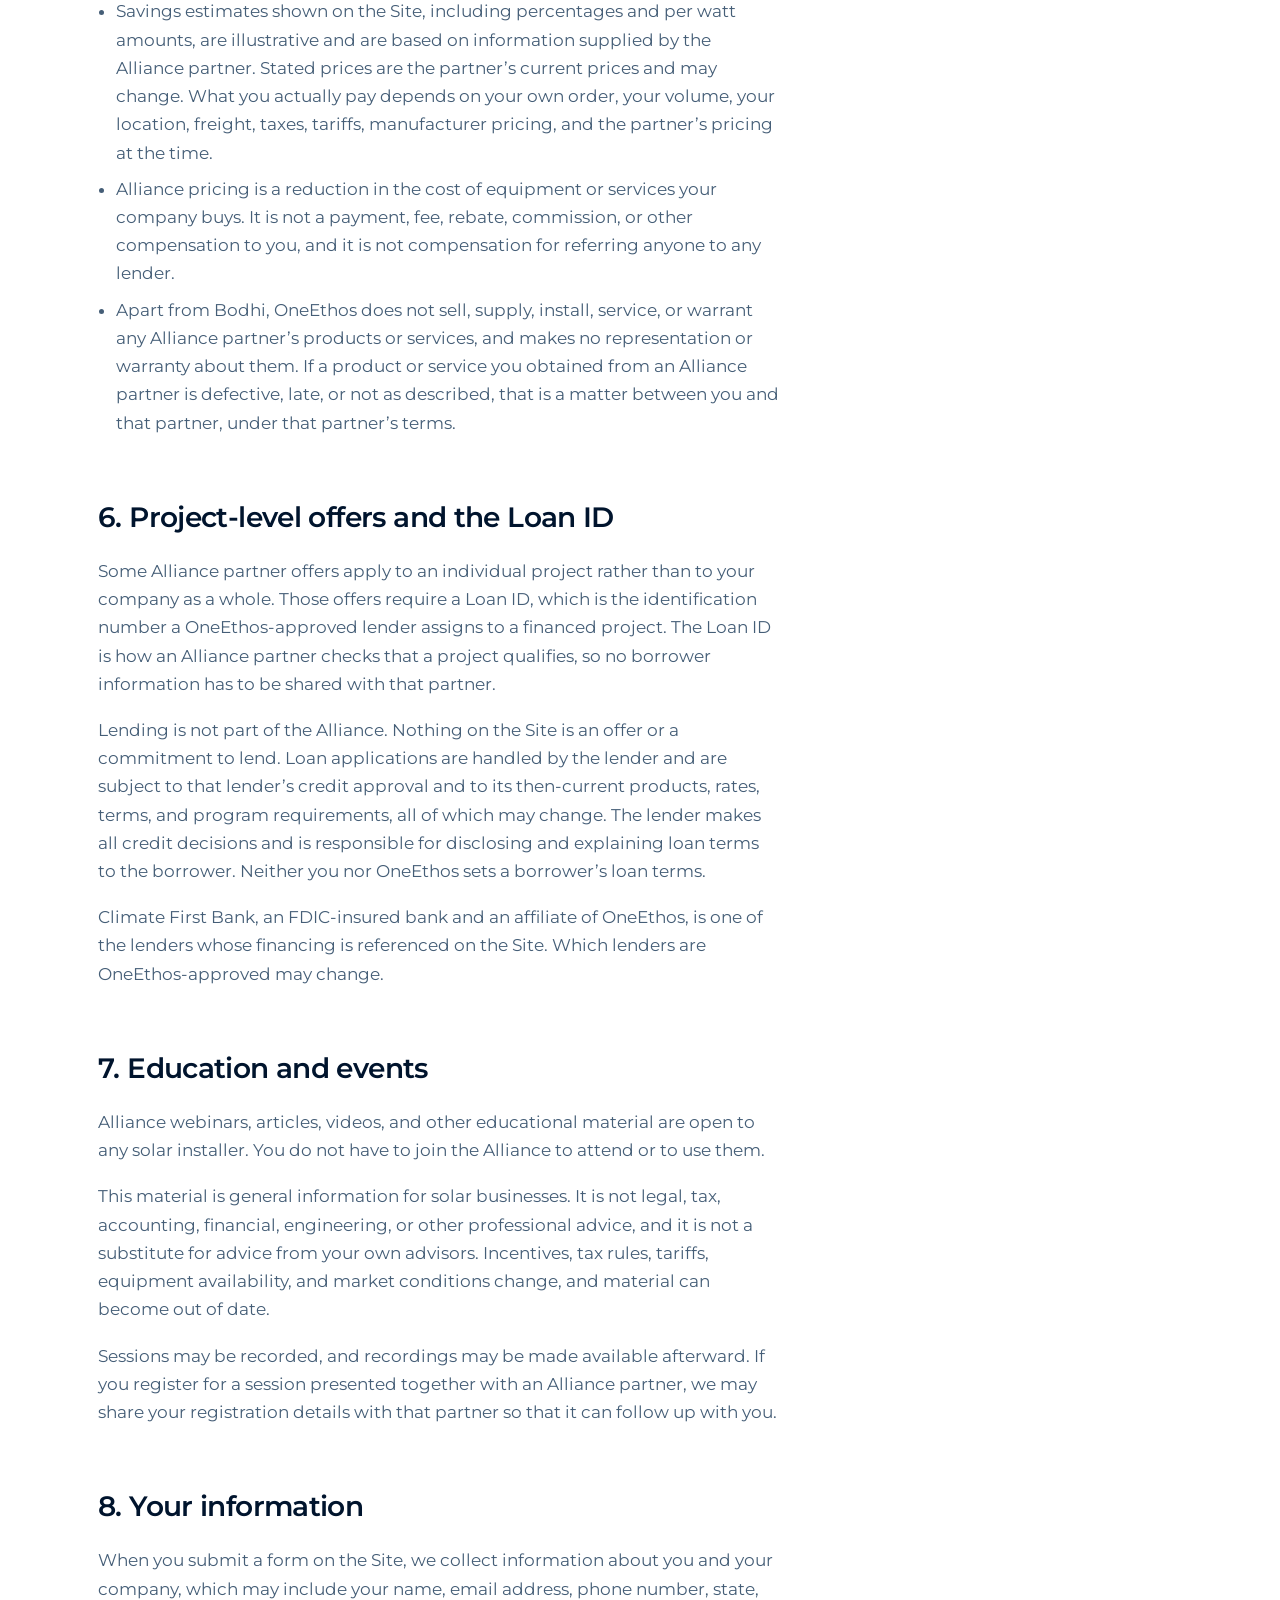
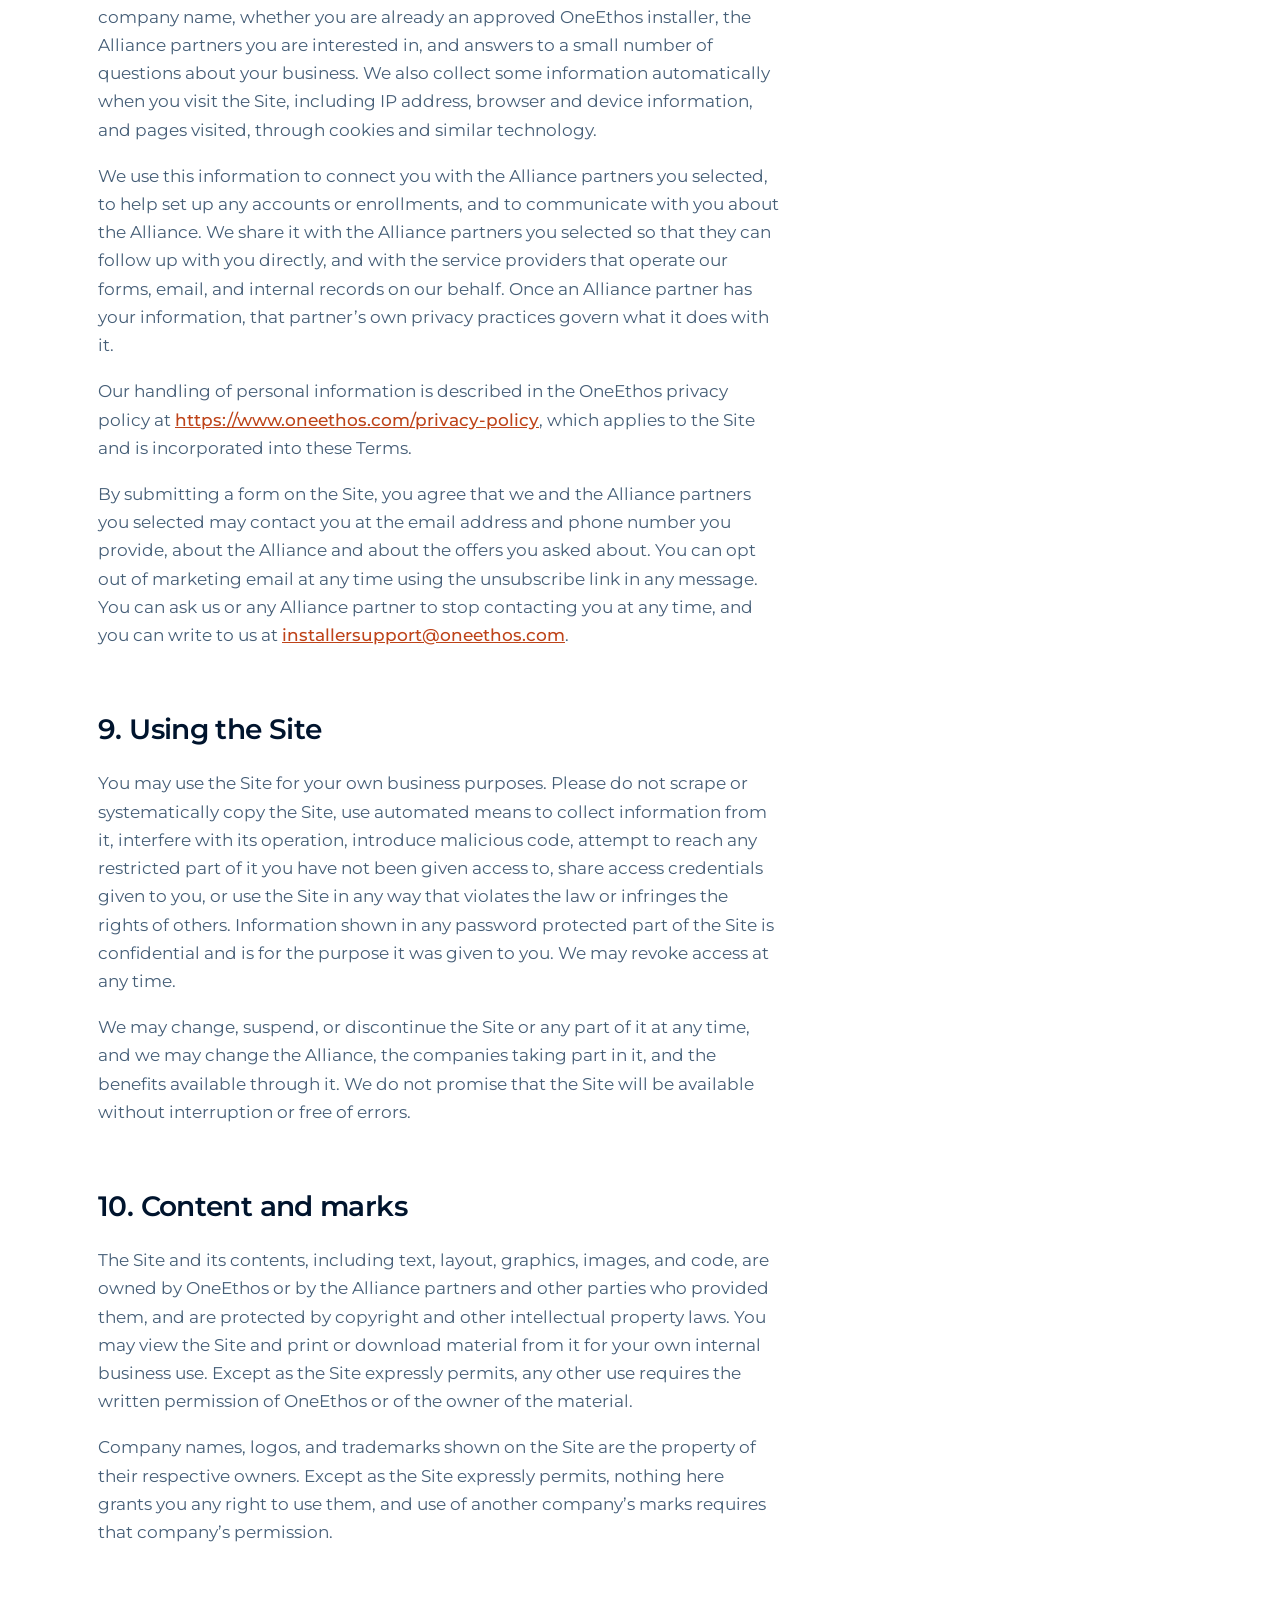
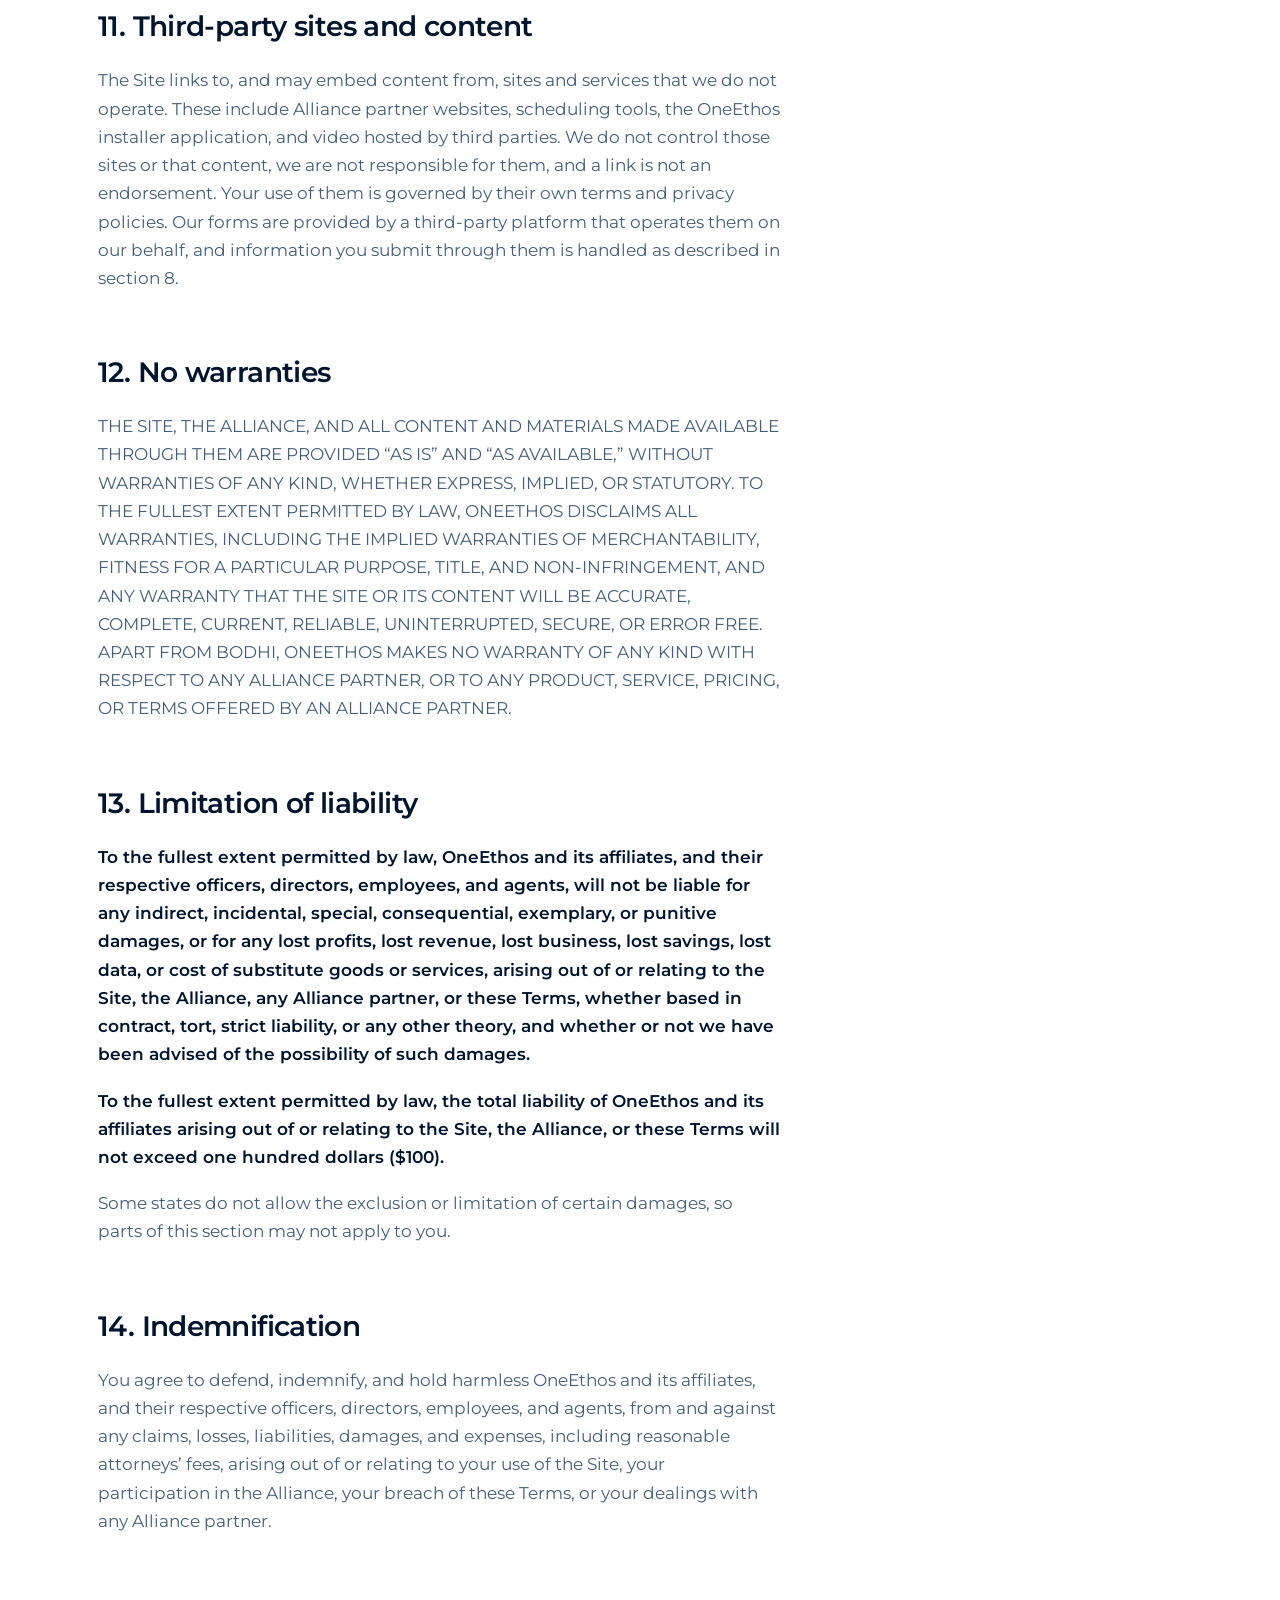
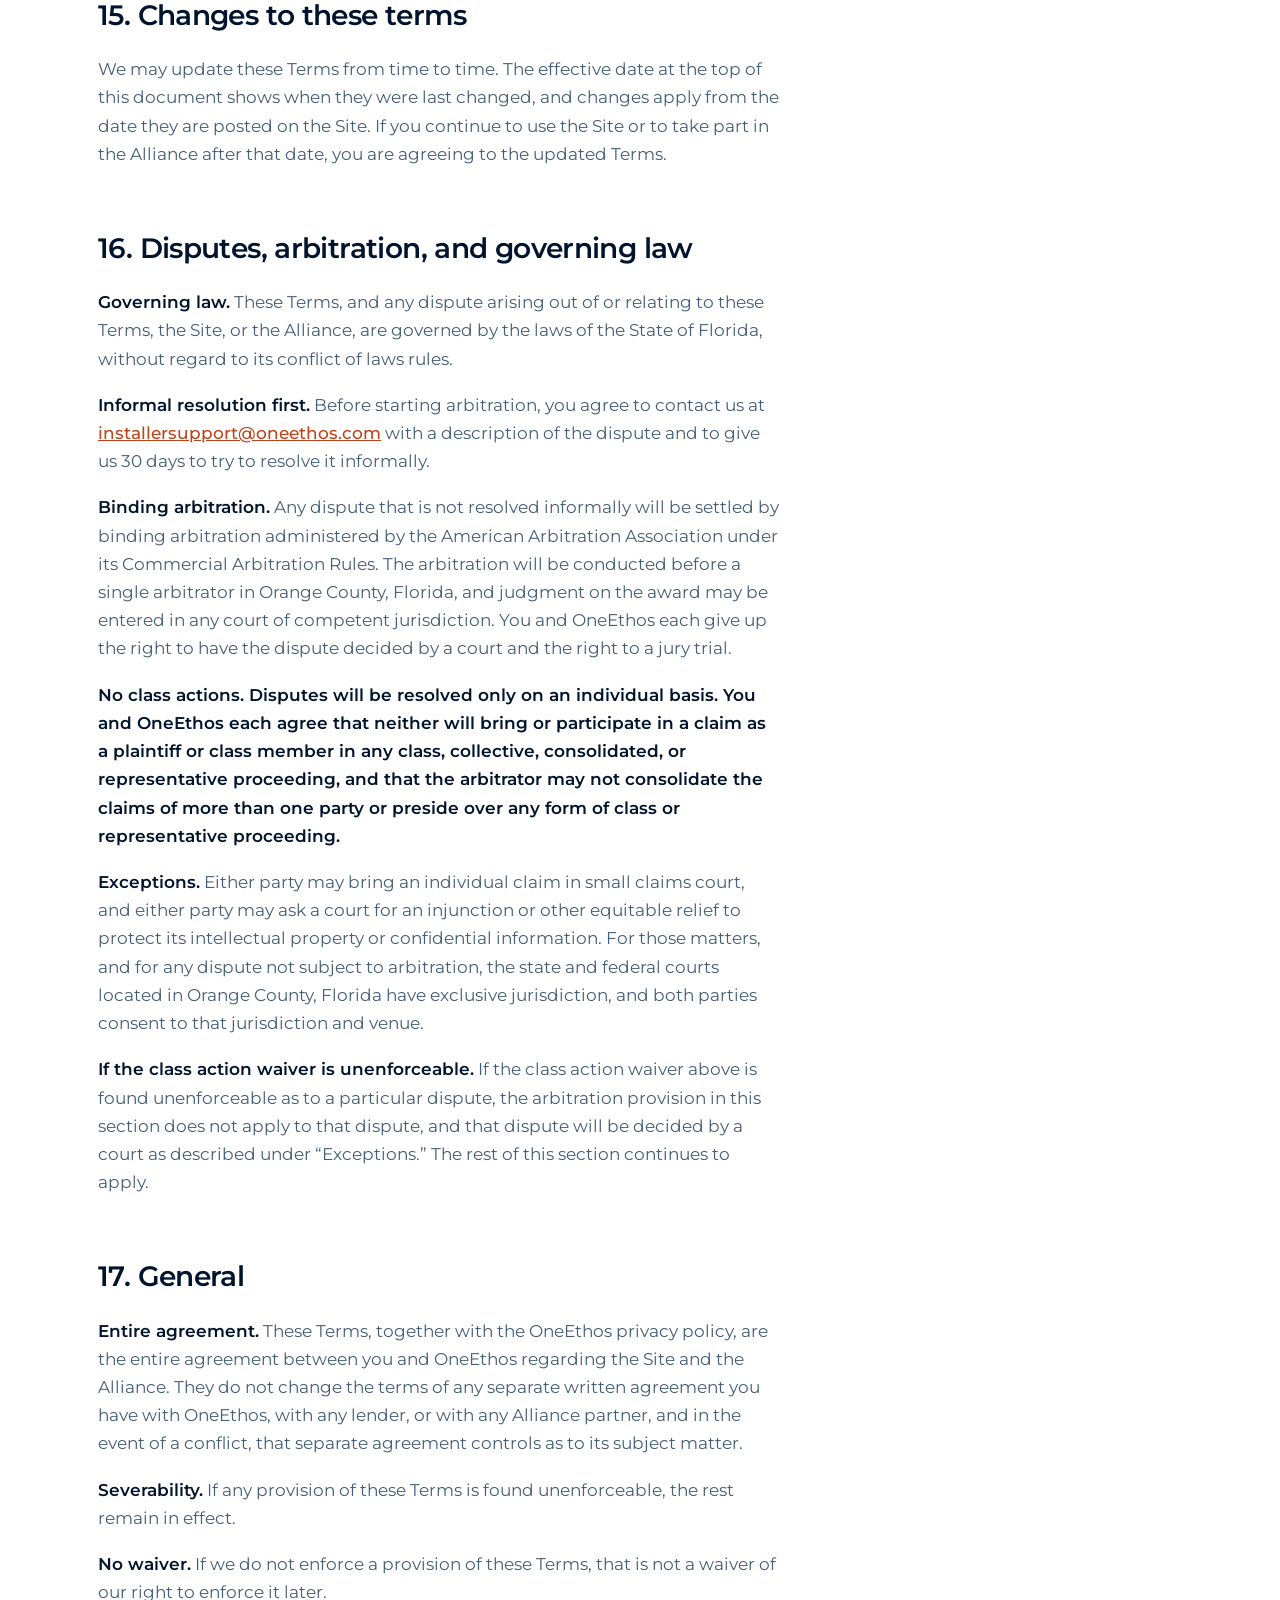
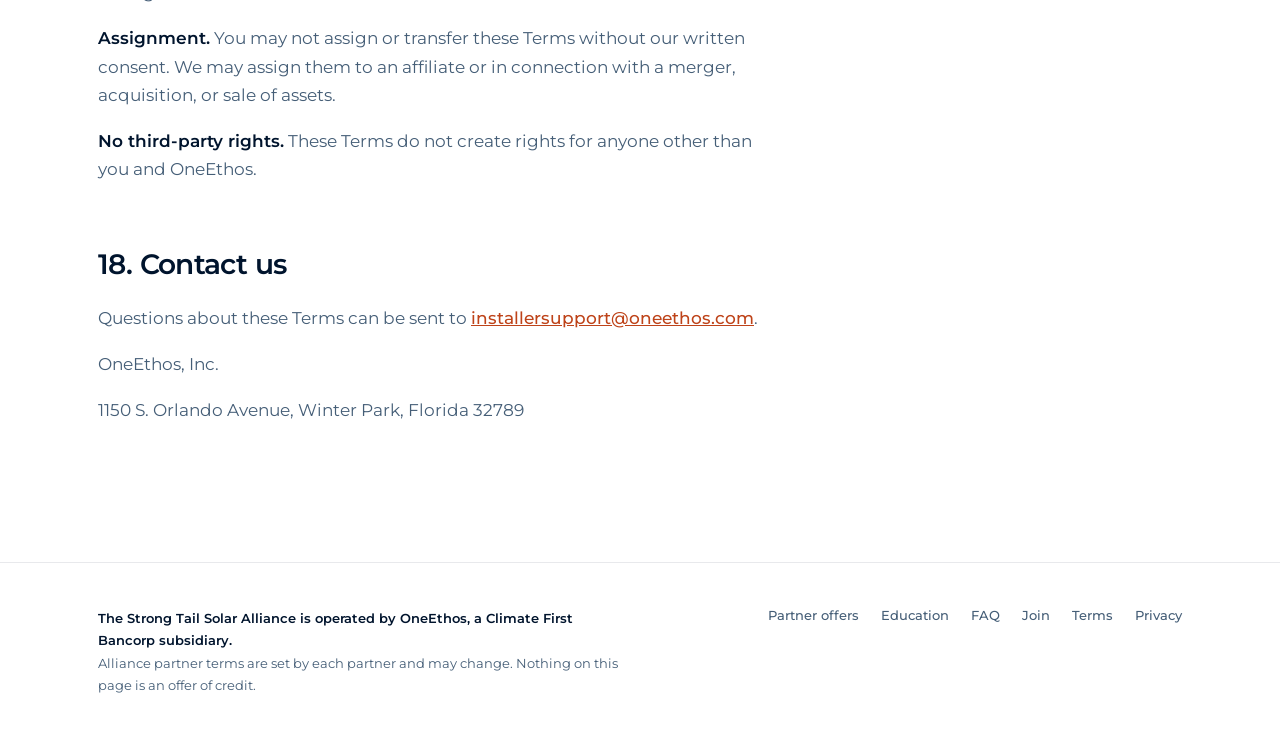
<file: terms/index.html>
<!doctype html>
<html lang="en">
<head>
<meta charset="utf-8">
<meta name="viewport" content="width=device-width, initial-scale=1">

<title>Terms of Use | Strong Tail Solar Alliance</title>
<meta name="description" content="The terms that govern use of the Strong Tail Solar Alliance site and participation in the Alliance, operated by OneEthos, Inc.">

<!-- NO robots tag, and that is deliberate rather than an oversight. Every other
     standalone page here carries one: /thanks/ and /installer-check/ permanently,
     index.html until launch. This page is a public legal document that people
     sometimes go looking for by name, so it should be findable. Do not add one. -->

<link rel="canonical" href="https://strongtail.bodhi.solar/terms/">
<meta name="theme-color" content="#FFFCF5">

<link rel="icon" href="/favicon.ico" sizes="16x16 32x32 48x48">
<link rel="icon" type="image/png" sizes="32x32" href="../assets/favicon-32.png">
<link rel="apple-touch-icon" sizes="180x180" href="../assets/apple-touch-icon.png">

<link rel="preconnect" href="https://fonts.googleapis.com">
<link rel="preconnect" href="https://fonts.gstatic.com" crossorigin>
<link href="https://fonts.googleapis.com/css2?family=Montserrat:wght@400;500;600;700&display=swap" rel="stylesheet">

<link rel="stylesheet" href="../styles/tokens.css">
<link rel="stylesheet" href="../styles/site.css">
</head>
<body>

<a class="skip-link" href="#main">Skip to content</a>

<div class="page">

  <!-- Asset paths are relative and in-site links are root-relative, the same split
       every page one level down uses.

       The copy is a faithful transcription of the signed document. It is not copy to
       tighten: the source lives in docs-internal, which is gitignored, so THIS FILE IS
       THE ONLY COPY OF THIS TEXT IN THE REPO. Bold lead-ins, list items and section
       order all match the original. -->
  <header class="site-header" id="hdr"><div class="bar">
    <a class="wm" href="/"><span class="wm-a">STRONG TAIL</span><span class="wm-b">SOLAR ALLIANCE</span></a>
    <nav class="nav" aria-label="Primary">
      <a href="/#offers">Partner offers</a><a href="/#education">Education</a><a href="/#faq">FAQ</a>
      <a class="btn btn--sm" href="/#join"><span class="cta-long">Become an Alliance installer</span><span class="cta-short">Join the Alliance</span></a>
    </nav>
  </div></header>

  <main id="main">

  <section class="sec g-white terms-page" aria-labelledby="terms-h">
    <div class="wrap">
      <div class="intro">
        <p class="eyebrow">Strong Tail Solar Alliance</p>
        <h1 class="h1" id="terms-h">Terms of Use</h1>
        <p class="small">Effective September 16, 2026</p>
      </div>

      <div class="terms">

        <h2 class="h2 h2--tight">1. About these terms</h2>
        <p class="offer-body">The Strong Tail Solar Alliance website at strongtail.bodhi.solar (the &ldquo;Site&rdquo;) is operated by OneEthos, Inc. (&ldquo;OneEthos,&rdquo; &ldquo;we,&rdquo; &ldquo;us,&rdquo; or &ldquo;our&rdquo;). OneEthos also operates the Strong Tail Solar Alliance program described on the Site (the &ldquo;Alliance&rdquo;).</p>
        <p class="offer-body">These Terms of Use (these &ldquo;Terms&rdquo;) govern your use of the Site and your participation in the Alliance. By using the Site, submitting a form on it, or taking part in the Alliance, you agree to these Terms. If you do not agree, please do not use the Site.</p>
        <p class="offer-body">If you are using the Site on behalf of a company, you are accepting these Terms for that company, and you confirm that you are authorized to do so. In these Terms, &ldquo;you&rdquo; means both you and that company.</p>

        <h2 class="h2 h2--tight">2. Who the Site is for</h2>
        <p class="offer-body">The Site is for solar installation businesses and the people who work for them. It is not intended for homeowners or other consumers, and the information on it is not directed at them.</p>
        <p class="offer-body">The Site is intended for use in the United States. You must be at least 18 years old to use it.</p>

        <h2 class="h2 h2--tight">3. What the Alliance is, and what it is not</h2>
        <p class="offer-body">The Alliance is a group of companies across equipment, financing, technology, and services, each of which has chosen to make preferred terms, educational content, or both available to local and regional solar installers. Each of those companies is referred to on the Site and in these Terms as an &ldquo;Alliance partner.&rdquo; An installer that OneEthos has confirmed as taking part in the Alliance is referred to as an &ldquo;Alliance installer.&rdquo; We determine Alliance installer status, and that status can change.</p>
        <p class="offer-body">There is no fee to join the Alliance, and there is no separate agreement for an installer to sign. Your use of the Site and your participation in the Alliance are governed by these Terms.</p>
        <p class="offer-body">Bodhi is part of OneEthos. What Bodhi provides to Alliance installers is governed by the separate OneEthos installer software license agreement.</p>
        <p class="offer-body">Four further points are important enough to state plainly.</p>
        <ul class="offer-list">
          <li><strong>Each Alliance partner sets its own terms.</strong> Every offer described on the Site is that Alliance partner&rsquo;s own offer, on its own pricing and terms. OneEthos does not set, coordinate, or negotiate the prices any Alliance partner charges, and does not facilitate any agreement among Alliance partners on price, terms, customers, or territories.</li>
          <li><strong>You choose what to use.</strong> You are not required to use any Alliance partner, or any particular number of them. Nothing about the Alliance restricts who you buy from, who you work with, or what you sell.</li>
          <li><strong>The Alliance is not a legal entity or a partnership.</strong> We use the word &ldquo;partner&rdquo; in its ordinary business sense. Nothing in the Alliance or in these Terms creates a partnership, joint venture, agency, franchise, or employment relationship between OneEthos, any Alliance partner, and you, and no one taking part in the Alliance has authority to bind or act on behalf of anyone else in it.</li>
          <li><strong>We are not a party to what you buy.</strong> Any purchase, subscription, quote, or agreement you enter into with an Alliance partner is between you and that partner.</li>
        </ul>

        <h2 class="h2 h2--tight">4. Joining the Alliance, and access to it</h2>
        <p class="offer-body">When you submit a form on the Site, we use the information you give us to introduce you to the Alliance partners you selected and to help get any account or enrollment set up.</p>
        <p class="offer-body">Alliance education is open to any solar installer. Alliance partner offers are available to installers approved by OneEthos. Some offers apply to an individual project and also require a Loan ID for a project financed through a OneEthos-approved lender. Each Alliance partner page on the Site says what applies to that partner&rsquo;s offer.</p>
        <p class="offer-body">Approval as a OneEthos installer is decided separately from these Terms and is not guaranteed.</p>
        <p class="offer-body">We may decline, suspend, or withdraw Alliance installer status, or access to the Alliance or to the Site, in whole or in part, at any time and at our discretion. We may also change which companies take part in the Alliance, and an Alliance partner may stop taking part at any time. If your access ends, these Terms stop applying going forward, except for sections 8, 10, 12, 13, 14, 16, and 17, which continue to apply.</p>

        <h2 class="h2 h2--tight">5. How Alliance partner offers are described on the Site</h2>
        <p class="offer-body">The offers shown on the Site are summaries. They are written to give you the shape of what an Alliance partner is making available. They are not the complete terms.</p>
        <ul class="offer-list">
          <li>The Alliance partner&rsquo;s own agreement, order form, quote, or pricing document controls. Where it differs from what the Site says, the partner&rsquo;s document is what applies.</li>
          <li>Offers, pricing, eligibility, and availability may change or be withdrawn at any time, by the Alliance partner or by us, except where an Alliance partner page states a specific notice period or commitment, in which case that statement applies.</li>
          <li>Savings estimates shown on the Site, including percentages and per watt amounts, are illustrative and are based on information supplied by the Alliance partner. Stated prices are the partner&rsquo;s current prices and may change. What you actually pay depends on your own order, your volume, your location, freight, taxes, tariffs, manufacturer pricing, and the partner&rsquo;s pricing at the time.</li>
          <li>Alliance pricing is a reduction in the cost of equipment or services your company buys. It is not a payment, fee, rebate, commission, or other compensation to you, and it is not compensation for referring anyone to any lender.</li>
          <li>Apart from Bodhi, OneEthos does not sell, supply, install, service, or warrant any Alliance partner&rsquo;s products or services, and makes no representation or warranty about them. If a product or service you obtained from an Alliance partner is defective, late, or not as described, that is a matter between you and that partner, under that partner&rsquo;s terms.</li>
        </ul>

        <h2 class="h2 h2--tight">6. Project-level offers and the Loan ID</h2>
        <p class="offer-body">Some Alliance partner offers apply to an individual project rather than to your company as a whole. Those offers require a Loan ID, which is the identification number a OneEthos-approved lender assigns to a financed project. The Loan ID is how an Alliance partner checks that a project qualifies, so no borrower information has to be shared with that partner.</p>
        <p class="offer-body">Lending is not part of the Alliance. Nothing on the Site is an offer or a commitment to lend. Loan applications are handled by the lender and are subject to that lender&rsquo;s credit approval and to its then-current products, rates, terms, and program requirements, all of which may change. The lender makes all credit decisions and is responsible for disclosing and explaining loan terms to the borrower. Neither you nor OneEthos sets a borrower&rsquo;s loan terms.</p>
        <p class="offer-body">Climate First Bank, an FDIC-insured bank and an affiliate of OneEthos, is one of the lenders whose financing is referenced on the Site. Which lenders are OneEthos-approved may change.</p>

        <h2 class="h2 h2--tight">7. Education and events</h2>
        <p class="offer-body">Alliance webinars, articles, videos, and other educational material are open to any solar installer. You do not have to join the Alliance to attend or to use them.</p>
        <p class="offer-body">This material is general information for solar businesses. It is not legal, tax, accounting, financial, engineering, or other professional advice, and it is not a substitute for advice from your own advisors. Incentives, tax rules, tariffs, equipment availability, and market conditions change, and material can become out of date.</p>
        <p class="offer-body">Sessions may be recorded, and recordings may be made available afterward. If you register for a session presented together with an Alliance partner, we may share your registration details with that partner so that it can follow up with you.</p>

        <h2 class="h2 h2--tight">8. Your information</h2>
        <p class="offer-body">When you submit a form on the Site, we collect information about you and your company, which may include your name, email address, phone number, state, company name, whether you are already an approved OneEthos installer, the Alliance partners you are interested in, and answers to a small number of questions about your business. We also collect some information automatically when you visit the Site, including IP address, browser and device information, and pages visited, through cookies and similar technology.</p>
        <p class="offer-body">We use this information to connect you with the Alliance partners you selected, to help set up any accounts or enrollments, and to communicate with you about the Alliance. We share it with the Alliance partners you selected so that they can follow up with you directly, and with the service providers that operate our forms, email, and internal records on our behalf. Once an Alliance partner has your information, that partner&rsquo;s own privacy practices govern what it does with it.</p>
        <p class="offer-body">Our handling of personal information is described in the OneEthos privacy policy at <a class="tlink--inline" href="https://www.oneethos.com/privacy-policy" target="_blank" rel="noopener">https://www.oneethos.com/privacy-policy</a>, which applies to the Site and is incorporated into these Terms.</p>
        <p class="offer-body">By submitting a form on the Site, you agree that we and the Alliance partners you selected may contact you at the email address and phone number you provide, about the Alliance and about the offers you asked about. You can opt out of marketing email at any time using the unsubscribe link in any message. You can ask us or any Alliance partner to stop contacting you at any time, and you can write to us at <a class="tlink--inline" href="mailto:installersupport@oneethos.com">installersupport@oneethos.com</a>.</p>

        <h2 class="h2 h2--tight">9. Using the Site</h2>
        <p class="offer-body">You may use the Site for your own business purposes. Please do not scrape or systematically copy the Site, use automated means to collect information from it, interfere with its operation, introduce malicious code, attempt to reach any restricted part of it you have not been given access to, share access credentials given to you, or use the Site in any way that violates the law or infringes the rights of others. Information shown in any password protected part of the Site is confidential and is for the purpose it was given to you. We may revoke access at any time.</p>
        <p class="offer-body">We may change, suspend, or discontinue the Site or any part of it at any time, and we may change the Alliance, the companies taking part in it, and the benefits available through it. We do not promise that the Site will be available without interruption or free of errors.</p>

        <h2 class="h2 h2--tight">10. Content and marks</h2>
        <p class="offer-body">The Site and its contents, including text, layout, graphics, images, and code, are owned by OneEthos or by the Alliance partners and other parties who provided them, and are protected by copyright and other intellectual property laws. You may view the Site and print or download material from it for your own internal business use. Except as the Site expressly permits, any other use requires the written permission of OneEthos or of the owner of the material.</p>
        <p class="offer-body">Company names, logos, and trademarks shown on the Site are the property of their respective owners. Except as the Site expressly permits, nothing here grants you any right to use them, and use of another company&rsquo;s marks requires that company&rsquo;s permission.</p>

        <h2 class="h2 h2--tight">11. Third-party sites and content</h2>
        <p class="offer-body">The Site links to, and may embed content from, sites and services that we do not operate. These include Alliance partner websites, scheduling tools, the OneEthos installer application, and video hosted by third parties. We do not control those sites or that content, we are not responsible for them, and a link is not an endorsement. Your use of them is governed by their own terms and privacy policies. Our forms are provided by a third-party platform that operates them on our behalf, and information you submit through them is handled as described in section 8.</p>

        <h2 class="h2 h2--tight">12. No warranties</h2>
        <p class="offer-body">THE SITE, THE ALLIANCE, AND ALL CONTENT AND MATERIALS MADE AVAILABLE THROUGH THEM ARE PROVIDED &ldquo;AS IS&rdquo; AND &ldquo;AS AVAILABLE,&rdquo; WITHOUT WARRANTIES OF ANY KIND, WHETHER EXPRESS, IMPLIED, OR STATUTORY. TO THE FULLEST EXTENT PERMITTED BY LAW, ONEETHOS DISCLAIMS ALL WARRANTIES, INCLUDING THE IMPLIED WARRANTIES OF MERCHANTABILITY, FITNESS FOR A PARTICULAR PURPOSE, TITLE, AND NON-INFRINGEMENT, AND ANY WARRANTY THAT THE SITE OR ITS CONTENT WILL BE ACCURATE, COMPLETE, CURRENT, RELIABLE, UNINTERRUPTED, SECURE, OR ERROR FREE. APART FROM BODHI, ONEETHOS MAKES NO WARRANTY OF ANY KIND WITH RESPECT TO ANY ALLIANCE PARTNER, OR TO ANY PRODUCT, SERVICE, PRICING, OR TERMS OFFERED BY AN ALLIANCE PARTNER.</p>

        <h2 class="h2 h2--tight">13. Limitation of liability</h2>
        <p class="offer-body"><strong>To the fullest extent permitted by law, OneEthos and its affiliates, and their respective officers, directors, employees, and agents, will not be liable for any indirect, incidental, special, consequential, exemplary, or punitive damages, or for any lost profits, lost revenue, lost business, lost savings, lost data, or cost of substitute goods or services, arising out of or relating to the Site, the Alliance, any Alliance partner, or these Terms, whether based in contract, tort, strict liability, or any other theory, and whether or not we have been advised of the possibility of such damages.</strong></p>
        <p class="offer-body"><strong>To the fullest extent permitted by law, the total liability of OneEthos and its affiliates arising out of or relating to the Site, the Alliance, or these Terms will not exceed one hundred dollars ($100).</strong></p>
        <p class="offer-body">Some states do not allow the exclusion or limitation of certain damages, so parts of this section may not apply to you.</p>

        <h2 class="h2 h2--tight">14. Indemnification</h2>
        <p class="offer-body">You agree to defend, indemnify, and hold harmless OneEthos and its affiliates, and their respective officers, directors, employees, and agents, from and against any claims, losses, liabilities, damages, and expenses, including reasonable attorneys&rsquo; fees, arising out of or relating to your use of the Site, your participation in the Alliance, your breach of these Terms, or your dealings with any Alliance partner.</p>

        <h2 class="h2 h2--tight">15. Changes to these terms</h2>
        <p class="offer-body">We may update these Terms from time to time. The effective date at the top of this document shows when they were last changed, and changes apply from the date they are posted on the Site. If you continue to use the Site or to take part in the Alliance after that date, you are agreeing to the updated Terms.</p>

        <h2 class="h2 h2--tight">16. Disputes, arbitration, and governing law</h2>
        <p class="offer-body"><strong>Governing law.</strong> These Terms, and any dispute arising out of or relating to these Terms, the Site, or the Alliance, are governed by the laws of the State of Florida, without regard to its conflict of laws rules.</p>
        <p class="offer-body"><strong>Informal resolution first.</strong> Before starting arbitration, you agree to contact us at <a class="tlink--inline" href="mailto:installersupport@oneethos.com">installersupport@oneethos.com</a> with a description of the dispute and to give us 30 days to try to resolve it informally.</p>
        <p class="offer-body"><strong>Binding arbitration.</strong> Any dispute that is not resolved informally will be settled by binding arbitration administered by the American Arbitration Association under its Commercial Arbitration Rules. The arbitration will be conducted before a single arbitrator in Orange County, Florida, and judgment on the award may be entered in any court of competent jurisdiction. You and OneEthos each give up the right to have the dispute decided by a court and the right to a jury trial.</p>
        <p class="offer-body"><strong>No class actions. Disputes will be resolved only on an individual basis. You and OneEthos each agree that neither will bring or participate in a claim as a plaintiff or class member in any class, collective, consolidated, or representative proceeding, and that the arbitrator may not consolidate the claims of more than one party or preside over any form of class or representative proceeding.</strong></p>
        <p class="offer-body"><strong>Exceptions.</strong> Either party may bring an individual claim in small claims court, and either party may ask a court for an injunction or other equitable relief to protect its intellectual property or confidential information. For those matters, and for any dispute not subject to arbitration, the state and federal courts located in Orange County, Florida have exclusive jurisdiction, and both parties consent to that jurisdiction and venue.</p>
        <p class="offer-body"><strong>If the class action waiver is unenforceable.</strong> If the class action waiver above is found unenforceable as to a particular dispute, the arbitration provision in this section does not apply to that dispute, and that dispute will be decided by a court as described under &ldquo;Exceptions.&rdquo; The rest of this section continues to apply.</p>

        <h2 class="h2 h2--tight">17. General</h2>
        <p class="offer-body"><strong>Entire agreement.</strong> These Terms, together with the OneEthos privacy policy, are the entire agreement between you and OneEthos regarding the Site and the Alliance. They do not change the terms of any separate written agreement you have with OneEthos, with any lender, or with any Alliance partner, and in the event of a conflict, that separate agreement controls as to its subject matter.</p>
        <p class="offer-body"><strong>Severability.</strong> If any provision of these Terms is found unenforceable, the rest remain in effect.</p>
        <p class="offer-body"><strong>No waiver.</strong> If we do not enforce a provision of these Terms, that is not a waiver of our right to enforce it later.</p>
        <p class="offer-body"><strong>Assignment.</strong> You may not assign or transfer these Terms without our written consent. We may assign them to an affiliate or in connection with a merger, acquisition, or sale of assets.</p>
        <p class="offer-body"><strong>No third-party rights.</strong> These Terms do not create rights for anyone other than you and OneEthos.</p>

        <h2 class="h2 h2--tight">18. Contact us</h2>
        <p class="offer-body">Questions about these Terms can be sent to <a class="tlink--inline" href="mailto:installersupport@oneethos.com">installersupport@oneethos.com</a>.</p>
        <p class="offer-body">OneEthos, Inc.</p>
        <p class="offer-body">1150 S. Orlando Avenue, Winter Park, Florida 32789</p>
      </div>
    </div>
  </section>

  </main>

  <footer class="foot">
    <div class="wrap"><div class="row">
      <p class="op"><b>The Strong Tail Solar Alliance is operated by OneEthos, a Climate First Bancorp subsidiary.</b><br>
      Alliance partner terms are set by each partner and may change. Nothing on this page is an
      offer of credit.</p>
      <nav class="links" aria-label="Footer">
        <a href="/#offers">Partner offers</a><a href="/#education">Education</a>
        <a href="/#faq">FAQ</a><a href="/#join">Join</a><a href="/terms/">Terms</a>
        <a href="https://www.oneethos.com/privacy-policy" target="_blank" rel="noopener">Privacy</a>
      </nav>
    </div></div>
  </footer>

</div>

<script src="../js/main.js"></script>
</body>
</html>
</file>
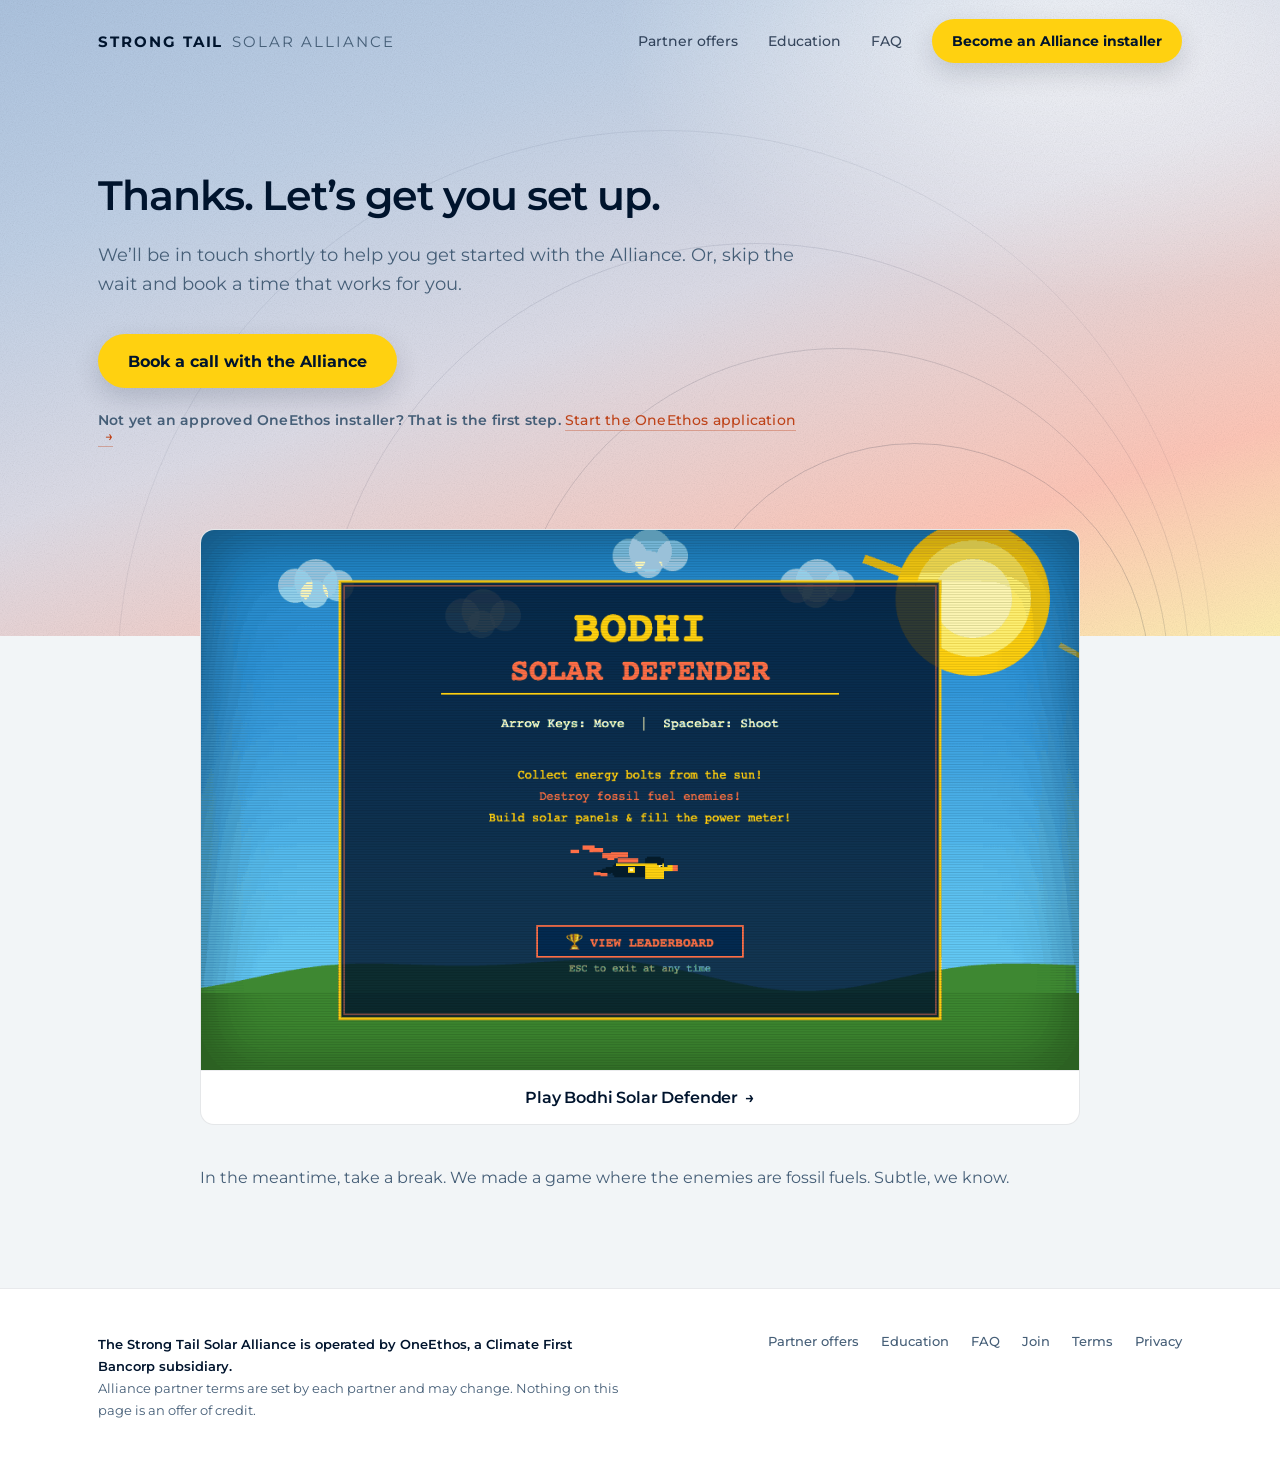
<file: thanks/index.html>
<!doctype html>
<html lang="en">
<head>
<meta charset="utf-8">
<meta name="viewport" content="width=device-width, initial-scale=1">

<title>Thanks | Strong Tail Solar Alliance</title>
<meta name="description" content="Thanks for joining the Strong Tail Solar Alliance. Someone from the Alliance will be in touch shortly.">

<!-- PERMANENT noindex, unlike the one in index.html. A thank-you page is only
     reachable after a form submission, so it should never appear in search: a
     visitor arriving here cold has skipped the form and sees a message about a
     submission they never made. Do NOT delete this on launch day. -->
<meta name="robots" content="noindex, nofollow">

<link rel="canonical" href="https://strongtail.bodhi.solar/thanks/">
<meta name="theme-color" content="#FFFCF5">

<link rel="icon" href="/favicon.ico" sizes="16x16 32x32 48x48">
<link rel="icon" type="image/png" sizes="32x32" href="../assets/favicon-32.png">
<link rel="apple-touch-icon" sizes="180x180" href="../assets/apple-touch-icon.png">

<link rel="preconnect" href="https://fonts.googleapis.com">
<link rel="preconnect" href="https://fonts.gstatic.com" crossorigin>
<link href="https://fonts.googleapis.com/css2?family=Montserrat:wght@400;500;600;700&display=swap" rel="stylesheet">

<link rel="stylesheet" href="../styles/tokens.css">
<link rel="stylesheet" href="../styles/site.css">
</head>
<body>

<a class="skip-link" href="#main">Skip to content</a>

<div class="page">

  <!-- Asset paths are relative and in-site links are root-relative, the same
       split partner pages use. This page sits exactly one level down. -->
  <header class="site-header" id="hdr"><div class="bar">
    <a class="wm" href="/"><span class="wm-a">STRONG TAIL</span><span class="wm-b">SOLAR ALLIANCE</span></a>
    <nav class="nav" aria-label="Primary">
      <a href="/#offers">Partner offers</a><a href="/#education">Education</a><a href="/#faq">FAQ</a>
      <a class="btn btn--sm" href="/#join"><span class="cta-long">Become an Alliance installer</span><span class="cta-short">Join the Alliance</span></a>
    </nav>
  </div></header>

  <main id="main">

  <!-- The same opening band every other page carries: 636px, the gradient at
       full strength, four rings, grain, and margin-top:-82px so the transparent
       header sits over it. Left ranged, one column, four elements in the order
       the landing hero uses: headline, lede, button, micro line.

       It was the landing page's CLOSING band until 10 Sept 2026, which is where
       the centring, the 0.72 gradient, the white ground and a height that came
       from its content all came from. Arrival is not a reprise, so it takes the
       hero's shape now and the page reads as part of the site rather than as a
       one-off. .arrive is grouped with .hero in site.css so the two proportions
       cannot drift apart. -->
  <section class="sec arrive" aria-labelledby="thanks-h">
    <div class="layer sky" aria-hidden="true"></div><div class="layer wash" aria-hidden="true"></div>
    <div class="orb r1" aria-hidden="true"></div><div class="orb r2" aria-hidden="true"></div>
    <div class="orb r3" aria-hidden="true"></div><div class="orb r4" aria-hidden="true"></div>
    <div class="grain" aria-hidden="true"></div>
    <div class="wrap"><div class="copy">
      <!-- .h1--name, the partner-page scale, not the landing page's larger .h1.
           Six of the eight pages are set at this size and the headline is a
           short phrase that does not need the biggest setting on the site. -->
      <h1 class="h1 h1--name" id="thanks-h">Thanks. Let&rsquo;s get you set up.</h1>

      <!-- "the Alliance" is the shipped default and the correct wording for the
           landing form, which has no ?p=. js/main.js narrows it to a partner name
           when the parameter matches the generated allow-list at the foot of this
           file. Never edit between those markers by hand: bun
           tools/sync-partners.mjs writes them.

           The second sentence is what the button is for. "Or, skip the wait"
           offers rather than instructs: the reader has just submitted a form and
           has already done the required thing, and the call is coming either
           way.

           The id is on the PARAGRAPH as well as the span because two partners
           do not get this sentence at all. JA Solar reps reach out directly and
           a Scanifly rep contacts the installer the same way, so js/main.js
           replaces the whole paragraph for ?p=ja-solar and ?p=scanifly and sends
           the button to Climate First Bank instead. Those are the only two slugs
           that do that, and each retires itself the moment that partner sends a
           calendar of their own. -->
      <p class="lede" id="thanks-lede">We&rsquo;ll be in touch shortly to help you get started with
      <span id="thanks-who">the Alliance</span>. Or, skip the wait and book a time
      that works for you.</p>

      <!-- Its own destination, not a way back to a form the reader has just
           submitted. That is the same exception the webinar "Register" buttons
           take; see the 2 Sep 2026 amendment to the CTA rule in
           docs-internal/CLAUDE.md.

           A bare anchor in the flow, the way the landing hero carries its button.
           It wore a .close-book paragraph until 10 Sept 2026, whose only job was
           an 88px bottom margin the hero rhythm now sets at 24px.

           The href ships pointing at the Alliance's own calendar, so this button
           works with no JavaScript, with the parameter stripped, on an unknown
           slug, and for a partner who has not sent a link. js/main.js only ever
           narrows it, and narrows the label with it so the button never names a
           calendar it is not opening.

           Never edit between these markers: bun tools/sync-partners.mjs writes
           them from data/meetings.json. -->
      <!-- partners:book:start -->
      <a class="btn btn--lg" id="thanks-book" href="https://meetings-na2.hubspot.com/scott322/brad-allen-meeting" target="_blank" rel="noopener">Book a call with the Alliance</a>
      <!-- partners:book:end -->

      <!-- The one thing that is not the same for everybody. Someone already
           approved only waits; someone who answered No or Not sure has the
           OneEthos application to complete, and a page that only promised a call
           would leave them waiting on their own next step. Carried in copy rather
           than by routing, per BUILD-SPEC step 5.

           .micro, the hero's fourth element, since 10 Sept 2026. It read at
           .lede's 17.5px while the band was a closing band with no micro slot.
           The link keeps its own accent colour and inherits the new size from
           the sentence, which is what .tlink--inline is for. -->
      <p class="micro">Not yet an approved OneEthos installer? That is the first step.
      <a class="tlink tlink--inline" href="https://www.oneethos.com/become-an-approved-installer"
         target="_blank" rel="noopener">Start the OneEthos
         application<span class="arw">&rarr;</span></a></p>
    </div></div>
  </section>

  <!-- An aside, and its own band rather than a fourth item inside the arrival
       band. It stays BELOW that band deliberately: the OneEthos link is
       somebody's actual next step and must not be upstaged by a diversion.
       The screenshot is the one image on this site; see the amendment to hard
       rule 2 in docs-internal/CLAUDE.md.

       The card comes FIRST and its caption follows, since 10 Sept 2026. That
       reverses the order this band shipped with and it is what --game-pull now
       measures: with the card as the wrap's first child, the pull IS the
       overlap, rather than the overlap being the pull minus a caption and its
       margin. -->
  <section class="sec sec--game" aria-labelledby="game-lede">
    <div class="wrap">
      <a class="game-card" href="https://games.bodhi.solar/bodhi-solar-defender.html"
         target="_blank" rel="noopener">
        <img src="../assets/game-bodhi-solar-defender.png" width="2048" height="1260"
             loading="lazy" decoding="async"
             alt="Title screen of Bodhi Solar Defender, a pixel-art arcade game: a pixel sun over green hills, and a panel reading Bodhi Solar Defender above the objectives collect energy bolts from the sun, destroy fossil fuel enemies, and build solar panels to fill the power meter.">
        <span class="game-cta">Play Bodhi Solar Defender<span class="arw">&rarr;</span></span>
      </a>
      <p class="lede game-lede" id="game-lede">In the meantime, take a break. We made a game
      where the enemies are fossil fuels. Subtle, we know.</p>
    </div>
  </section>

  </main>

  <footer class="foot">
    <div class="wrap"><div class="row">
      <p class="op"><b>The Strong Tail Solar Alliance is operated by OneEthos, a Climate First Bancorp subsidiary.</b><br>
      Alliance partner terms are set by each partner and may change. Nothing on this page is an
      offer of credit.</p>
      <nav class="links" aria-label="Footer">
        <a href="/#offers">Partner offers</a><a href="/#education">Education</a>
        <a href="/#faq">FAQ</a><a href="/#join">Join</a><a href="/terms/">Terms</a>
        <a href="https://www.oneethos.com/privacy-policy" target="_blank" rel="noopener">Privacy</a>
      </nav>
    </div></div>
  </footer>

</div>

<!-- partners:thanks:start -->
<script type="application/json" id="partner-names">{"ja-solar":"JA Solar","scanifly":"Scanifly","damaris-solutions":"Damaris Solutions","krannich":"Krannich Solar","bodhi":"Bodhi","climate-first-bank":"Climate First Bank"}</script>
<script type="application/json" id="partner-booking">{"damaris-solutions":"https://calendar.google.com/calendar/u/0/appointments/schedules/AcZssZ1QKkB_1TZNGUgg8xoLSuy1MoOZxAFWE-_QLAXcEwNXIEjtEWoUziR3QfobvyA3raXMij8aSvnX","krannich":"https://calendly.com/j-francolino-inside/new-meeting","bodhi":"https://meetings-na2.hubspot.com/scott322/bodhi-pro-demo-calendar","climate-first-bank":"https://meetings-na2.hubspot.com/scott322/brad-allen-meeting"}</script>
<!-- partners:thanks:end -->
<script src="../js/main.js"></script>
</body>
</html>
</file>
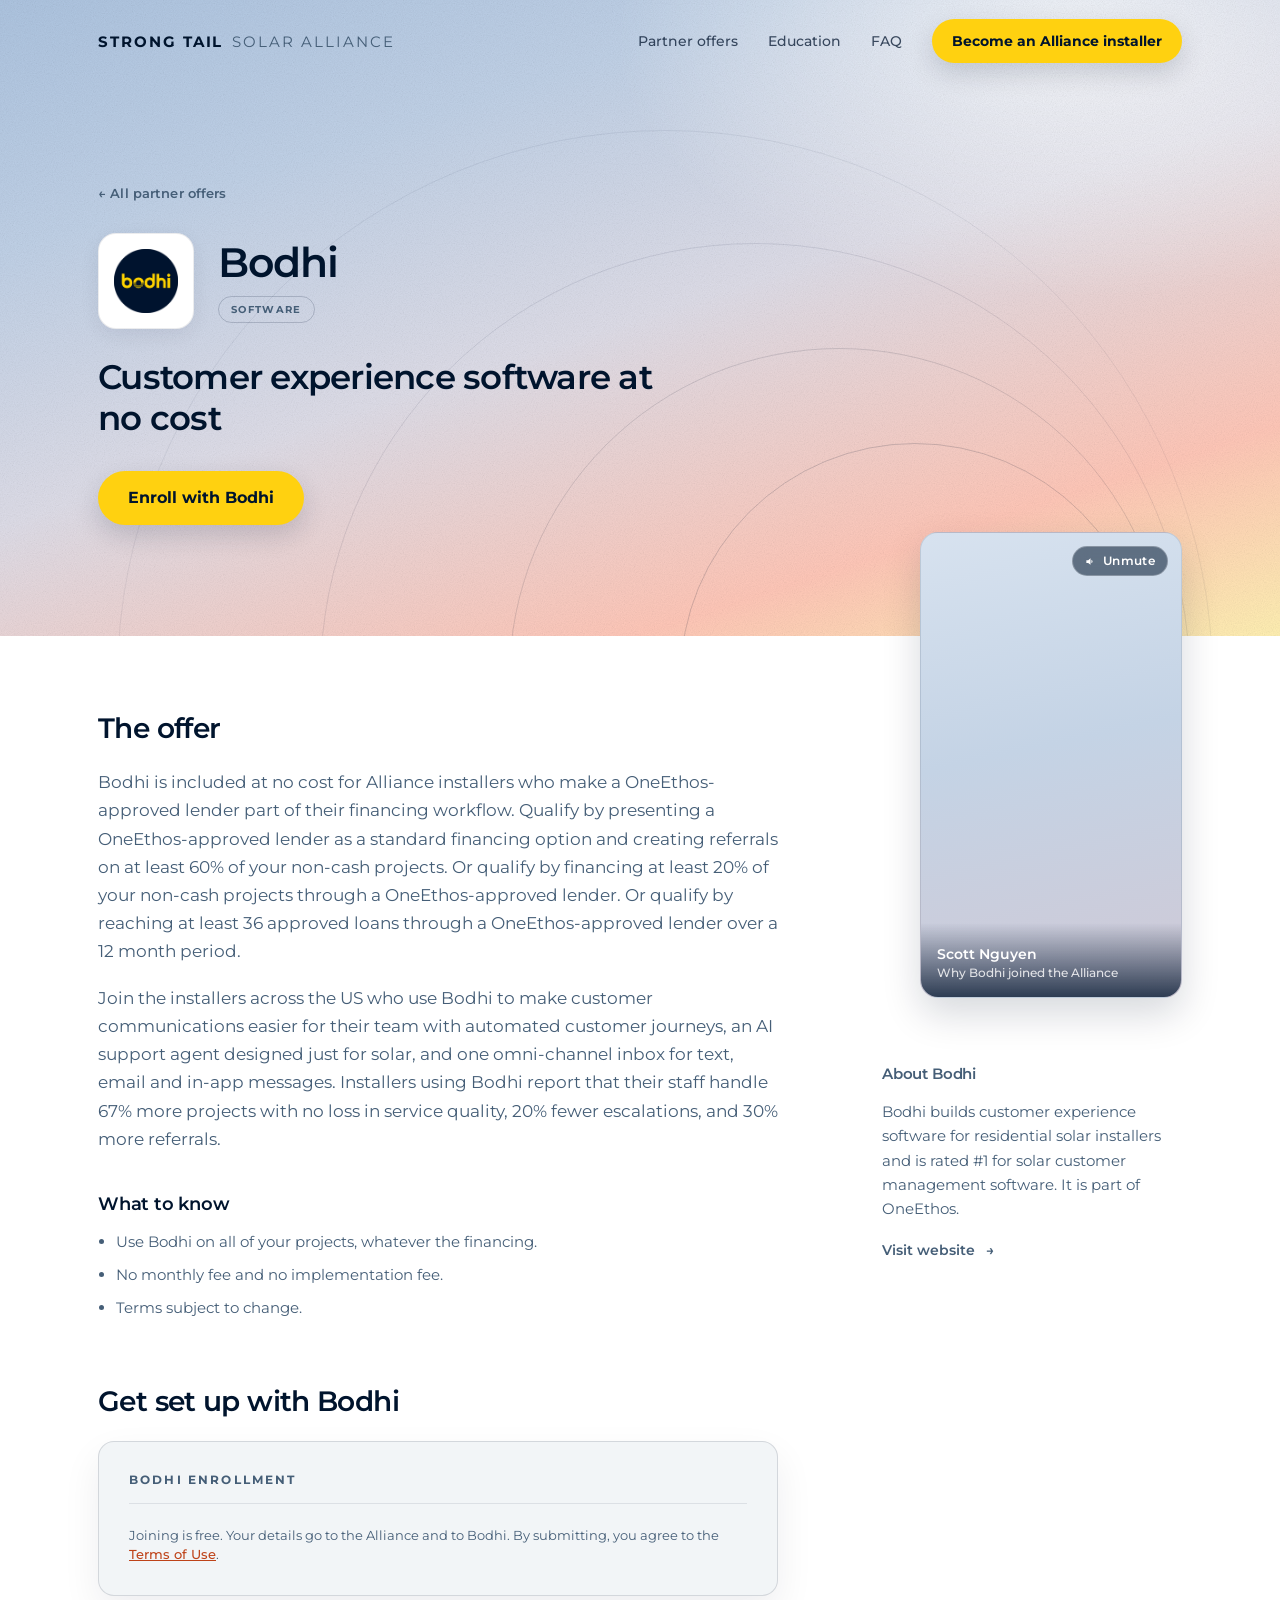
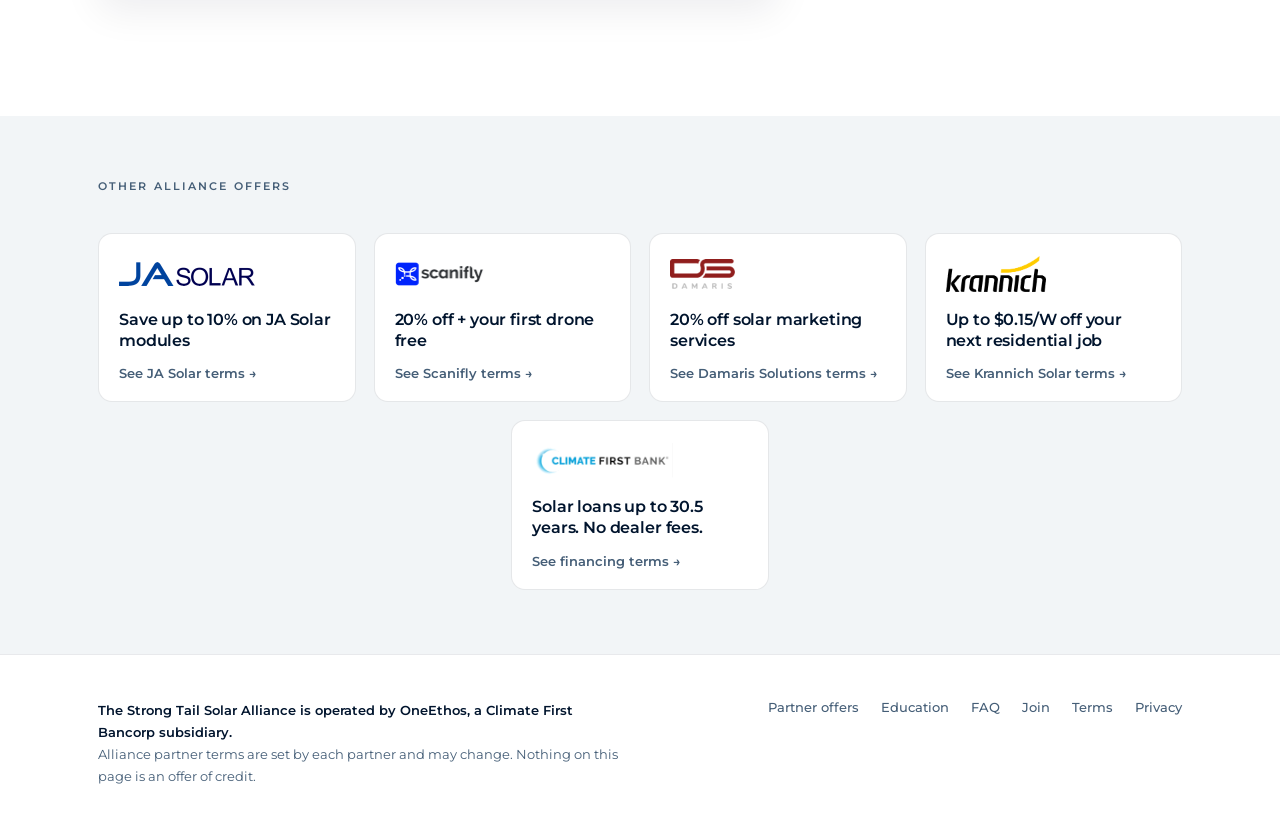
<file: partners/bodhi/index.html>
<!doctype html>
<html lang="en">
<head>
<meta charset="utf-8">
<meta name="viewport" content="width=device-width, initial-scale=1">

<title>Bodhi | Strong Tail Solar Alliance</title>
<meta name="description" content="Customer experience software at no cost. A Strong Tail Solar Alliance partner offer for local and regional installers.">

<link rel="canonical" href="https://strongtail.bodhi.solar/partners/bodhi/">
<meta property="og:type" content="website">
<meta property="og:url" content="https://strongtail.bodhi.solar/partners/bodhi/">
<meta property="og:site_name" content="Strong Tail Solar Alliance">
<meta property="og:title" content="Bodhi | Strong Tail Solar Alliance">
<meta property="og:description" content="Customer experience software at no cost">
<!-- Partners will share these URLs themselves, so the card matters. Falls back
     to the site card until per-partner OG images exist. Absolute URLs are
     required: scrapers do not resolve relative paths. -->
<meta property="og:image" content="https://strongtail.bodhi.solar/assets/og-image.jpg">
<meta property="og:image:type" content="image/jpeg">
<meta property="og:image:width" content="1200">
<meta property="og:image:height" content="630">
<meta property="og:image:alt" content="Strong Tail Solar Alliance. A stronger solar industry starts with stronger local installers">
<meta name="twitter:card" content="summary_large_image">
<meta name="twitter:image" content="https://strongtail.bodhi.solar/assets/og-image.jpg">
<meta name="twitter:title" content="Bodhi | Strong Tail Solar Alliance">
<meta name="twitter:description" content="Customer experience software at no cost">
<meta name="theme-color" content="#FFFCF5">

<link rel="icon" href="/favicon.ico" sizes="16x16 32x32 48x48">
<link rel="icon" type="image/png" sizes="32x32" href="../../assets/favicon-32.png">
<link rel="apple-touch-icon" sizes="180x180" href="../../assets/apple-touch-icon.png">

<link rel="preconnect" href="https://fonts.googleapis.com">
<link rel="preconnect" href="https://fonts.gstatic.com" crossorigin>
<link href="https://fonts.googleapis.com/css2?family=Montserrat:wght@400;500;600;700&display=swap" rel="stylesheet">

<!-- Asset paths are relative, matching index.html. Partner pages always sit at
     exactly partners/<id>/, so the depth is constant. Relative also means the
     page renders correctly opened straight off disk, which is what
     tools/qa.mjs does. In-site navigation below is root-relative instead,
     because those are links, not assets, and "/" reads correctly in the bar. -->
<link rel="stylesheet" href="../../styles/tokens.css">
<link rel="stylesheet" href="../../styles/site.css">
</head>
<body>

<a class="skip-link" href="#main">Skip to content</a>

<div class="page">

  <!-- ============================ HEADER ============================
       Identical to index.html except the wordmark is a link home. `id="hdr"`
       is the contract with js/main.js, which toggles `.stuck` past 420px.

       THE HEADER CTA MUST NEVER BE HIDDEN. Below 900px the nav links hide and
       the CTA label swaps; the rule is scoped to `.nav > a:not(.btn)`.   -->
  <header class="site-header" id="hdr"><div class="bar">
    <a class="wm" href="/"><span class="wm-a">STRONG TAIL</span><span class="wm-b">SOLAR ALLIANCE</span></a>
    <nav class="nav" aria-label="Primary">
      <a href="/#offers">Partner offers</a><a href="/#education">Education</a><a href="/#faq">FAQ</a>
      <a class="btn btn--sm" href="#enroll"><span class="cta-long">Become an Alliance installer</span><span class="cta-short">Join the Alliance</span></a>
    </nav>
  </div></header>

  <main id="main">

  <!-- ========================= 1. IDENTITY =========================
       Logo, name, chip, the offer, and the CTA. 636px, the same height as the
       landing hero, so an installer arriving from that page sees the same band
       depth and the two read as one site.                               -->
  <section class="sec ident" aria-labelledby="partner-name">
    <div class="layer sky"></div><div class="layer wash"></div>
    <div class="orb r1"></div><div class="orb r2"></div><div class="orb r3"></div><div class="orb r4"></div>
    <div class="grain"></div>

    <div class="wrap">
      <a class="back" href="/#offers">&larr; All partner offers</a>
      <div class="idrow">
        <span class="tile">
          <img src="../../assets/logos/bodhi-square.png" alt="Bodhi" width="96" height="96">
          
        </span>
        <div class="idtext">
          <h1 class="h1 h1--name" id="partner-name">Bodhi</h1>
          <!-- An optional line under the name, for a partner whose public name and
               operating company differ. Climate First Bank is the only one today:
               Dema's title was "Climate First Bank Powered by OneEthos" and this is
               where that second half lives, deliberately not in the H1. A partner
               without one renders nothing here and the chip closes up. -->
          
          <span class="cat">Software</span>
        </div>
      </div>
      <p class="hero-offer">Customer experience software at no cost</p>
      <a class="btn btn--lg" href="#enroll">Enroll with Bodhi</a>
    </div>
  </section>

  <!-- ========================== 2. BODY ============================
       Two columns that split by job: the left column is the transaction, the
       rail is the credibility. Each has one argument to make.           -->
  <section class="sec sec--open g-white">
    <div class="wrap">
      <div class="split">

        <!-- left, top: the offer -->
        <div class="col-a">
          <h2 class="h2 h2--tight">The offer</h2>
          <!-- The qualifier is the partner's own value statement, the same one
               the landing card carries. publicDescription is Offer Form field
               10, the exact text the Alliance may publish, verbatim. -->
          <!-- publicDescription is the fuller, approved statement of the offer, so
               where it exists it replaces the qualifier rather than following it:
               the two overlap heavily and the card already carries the qualifier.
               A partner without one still shows their qualifier here. -->
          
          <!-- The <p> or <ul> wrapper is built by tools/partner-pages.mjs, because
               a block is a paragraph or a list depending on its own content and
               render()'s if: blocks cannot branch inside a repeat body. Keep the
               indentation: it is what puts the emitted tag on this column. -->
          
          <p class="offer-body">Bodhi is included at no cost for Alliance installers who make a OneEthos-approved lender part of their financing workflow. Qualify by presenting a OneEthos-approved lender as a standard financing option and creating referrals on at least 60% of your non-cash projects. Or qualify by financing at least 20% of your non-cash projects through a OneEthos-approved lender. Or qualify by reaching at least 36 approved loans through a OneEthos-approved lender over a 12 month period.</p>
          
          <p class="offer-body">Join the installers across the US who use Bodhi to make customer communications easier for their team with automated customer journeys, an AI support agent designed just for solar, and one omni-channel inbox for text, email and in-app messages. Installers using Bodhi report that their staff handle 67% more projects with no loss in service quality, 20% fewer escalations, and 30% more referrals.</p>
          

          
          <!-- Guarded on showKnow, not whatToKnow, because a partner can be
               between the two states: their copy is not here yet, but the
               heading is held open so the section does not vanish and reappear.
               Inside the guard on purpose, so it does not ship to the pages
               that have no such section. render()'s if: blocks do not nest, so
               the empty <ul> is left to render rather than guarded separately.
               Harmless: .know ul is margin:0, so with no <li> it takes up
               nothing. -->
          <div class="know">
            <p class="h3 h3--sm">What to know</p>
            <ul>
              
              <li>Use Bodhi on all of your projects, whatever the financing.</li>
              
              <li>No monthly fee and no implementation fee.</li>
              
              <li>Terms subject to change.</li>
              
            </ul>
            <!-- A partner's own compliance line, in small type under the list. Built
                 by tools/partner-pages.mjs and empty for a partner without one, for
                 the same reason the empty ul is left to render: this sits inside the
                 showKnow guard and render()'s if: blocks do not nest. An empty string
                 emits nothing at all, which is better here than an empty paragraph. -->
            
          </div>
          
        </div>

        <!-- right: the partner in their own words, then who they are -->
        <aside class="rail" aria-labelledby="about-partner">
          
          <!-- A real link to the video on YouTube, which js/main.js upgrades in
               place to a lightbox. That order matters: with no JavaScript, a
               blocked script or an src the generator could not read an id out of,
               the anchor is still here and still plays the video.

               Nothing is requested from youtube.com until someone clicks. The
               poster is a local image and the iframe is built on demand, so a
               reader who never presses play is handed no player and no cookie.

               The poster carries its width and height because this card sits above
               the fold, pulled up into the gradient band, and must not shift the
               rail as it loads. Not lazy, for the same reason. -->
          <div class="vidwrap">
            <a class="vid" href="https://youtube.com/shorts/OXuf1GBqPTc" data-yt="OXuf1GBqPTc" target="_blank" rel="noopener" aria-label="Play video: Scott Nguyen, Why Bodhi joined the Alliance">
              <img src="../../assets/video/bodhi-poster.jpg" alt="" width="540" height="960">
              <span class="play" aria-hidden="true"></span>
              <span class="cap">
                <span class="who">Scott Nguyen</span>
                <span class="rol">Why Bodhi joined the Alliance</span>
              </span>
            </a>
          </div>
          

          <!-- No file yet, but the speaker is named: the labelled placeholder
               card from the approved mockup. It is a div, not a link, so it adds
               no dead click target and no tab stop. A partner with no speaker
               named gets no video block at all. -->
          
          <div class="about">
            <p class="h3 h3--sm" id="about-partner">About Bodhi</p>
            <p>Bodhi builds customer experience software for residential solar installers and is rated #1 for solar customer management software. It is part of OneEthos.</p>
            
            <a class="tlink" href="https://www.bodhi.solar/" target="_blank" rel="noopener">Visit website <span class="arw">&rarr;</span></a>
            
          </div>
        </aside>

        <!-- left, bottom: enrollment -->
        <div class="col-b" id="enroll">
          <h2 class="h2 h2--tight">Get set up with Bodhi</h2>

          <!-- HubSpot v4 developer embed, the same one index.html uses. Renders
               server-side HTML into the div below via innerHTML, NOT an iframe,
               which is why styles/site.css can style it. The one iframe HubSpot
               inserts is a hidden POST target.

               If the render endpoint fails, HubSpot's loader silently swaps the
               class to hs-form-frame and loads the IFRAMED embed instead: the form
               still works but every style we set disappears. js/main.js watches for
               that and shouts.

               Portal 4854223, region na2, one form per partner. The loader carries a
               MutationObserver, so one copy per page handles the div wherever it sits.

               The two branches below must not contain an if: of their own.
               render() in tools/partner-pages.mjs matches non-greedily, so an
               outer block closes on the first closing if marker it meets: they
               do not nest. Do not write that marker literally in a comment
               either, which is what broke this one first time round. An HTML
               comment ends at its first closing angle sequence, so the rest of
               the sentence leaked onto the page as visible text. -->
          
          <script src="https://js-na2.hsforms.net/forms/embed/developer/4854223.js" defer></script>
          <div class="form form--partner" id="hubspot-form">
            <p class="fh">Bodhi enrollment</p>
            <div class="hs-form-html"
                 data-region="na2"
                 data-portal-id="4854223"
                 data-form-id="e60e64f9-a867-45dd-9706-604529065f33"></div>
            <p class="note-sm">Joining is free. Your details go to the Alliance and to Bodhi.
              By submitting, you agree to the <a class="tlink--inline" href="/terms/">Terms of Use</a>.</p>
            <noscript>
              <p class="note-sm">This form needs JavaScript. If it does not appear, email
              <a class="tlink" href="mailto:hello@bodhi.solar">hello@bodhi.solar</a> and we will
              set you up.</p>
            </noscript>
          </div>
          
          
        </div>

      </div>
    </div>
  </section>

  <!-- ====================== 3. OTHER OFFERS ========================
       The rest of the roster. Complements, not substitutes, which is why
       showing them here is right and would be wrong on a marketplace.   -->
  <section class="sec sec--slim g-tint others" aria-labelledby="other-offers">
    <div class="wrap">
      <p class="eyebrow lbl" id="other-offers">Other Alliance offers</p>
      <div class="mini-grid">
        
        <a class="mini" href="/partners/ja-solar/">
          <span class="mslot"><img src="../../assets/logos/ja-solar.png" alt="JA Solar" style="--lh:24px"></span>
          <p class="mo">Save up to 10% on JA Solar modules</p>
          <p class="ml">See JA Solar terms &rarr;</p>
        </a>
        
        <a class="mini" href="/partners/scanifly/">
          <span class="mslot"><img src="../../assets/logos/scanifly.png" alt="Scanifly" style="--lh:24px"></span>
          <p class="mo">20% off + your first drone free</p>
          <p class="ml">See Scanifly terms &rarr;</p>
        </a>
        
        <a class="mini" href="/partners/damaris-solutions/">
          <span class="mslot"><img src="../../assets/logos/damaris-solutions.png" alt="Damaris Solutions" style="--lh:30px"></span>
          <p class="mo">20% off solar marketing services</p>
          <p class="ml">See Damaris Solutions terms &rarr;</p>
        </a>
        
        <a class="mini" href="/partners/krannich/">
          <span class="mslot"><img src="../../assets/logos/krannich.png" alt="Krannich Solar" style="--lh:36px"></span>
          <p class="mo">Up to $0.15/W off your next residential job</p>
          <p class="ml">See Krannich Solar terms &rarr;</p>
        </a>
        
        <a class="mini" href="/partners/climate-first-bank/">
          <span class="mslot"><img src="../../assets/logos/climate-first-bank.png" alt="Climate First Bank" style="--lh:36px"></span>
          <p class="mo">Solar loans up to 30.5 years. No dealer fees.</p>
          <p class="ml">See financing terms &rarr;</p>
        </a>
        
      </div>
    </div>
  </section>

  </main>

  <!-- ============================ FOOTER ============================
       Copied from index.html so the two cannot drift. If the footer changes
       there, change it here.                                            -->
  <footer class="foot">
    <div class="wrap"><div class="row">
      <p class="op"><b>The Strong Tail Solar Alliance is operated by OneEthos, a Climate First Bancorp subsidiary.</b><br>
      Alliance partner terms are set by each partner and may change. Nothing on this page is an
      offer of credit.</p>
      <nav class="links" aria-label="Footer">
        <a href="/#offers">Partner offers</a><a href="/#education">Education</a>
        <a href="/#faq">FAQ</a><a href="/#join">Join</a><a href="/terms/">Terms</a>
        <!-- OneEthos operates the Alliance and its forms collect personal data, so
             the notice lives with the operator rather than as a second policy here.
             Off-site, hence the new tab and rel="noopener". -->
        <a href="https://www.oneethos.com/privacy-policy" target="_blank" rel="noopener">Privacy</a>
      </nav>
    </div></div>
  </footer>

</div>

<script src="../../js/main.js"></script>
</body>
</html>
</file>
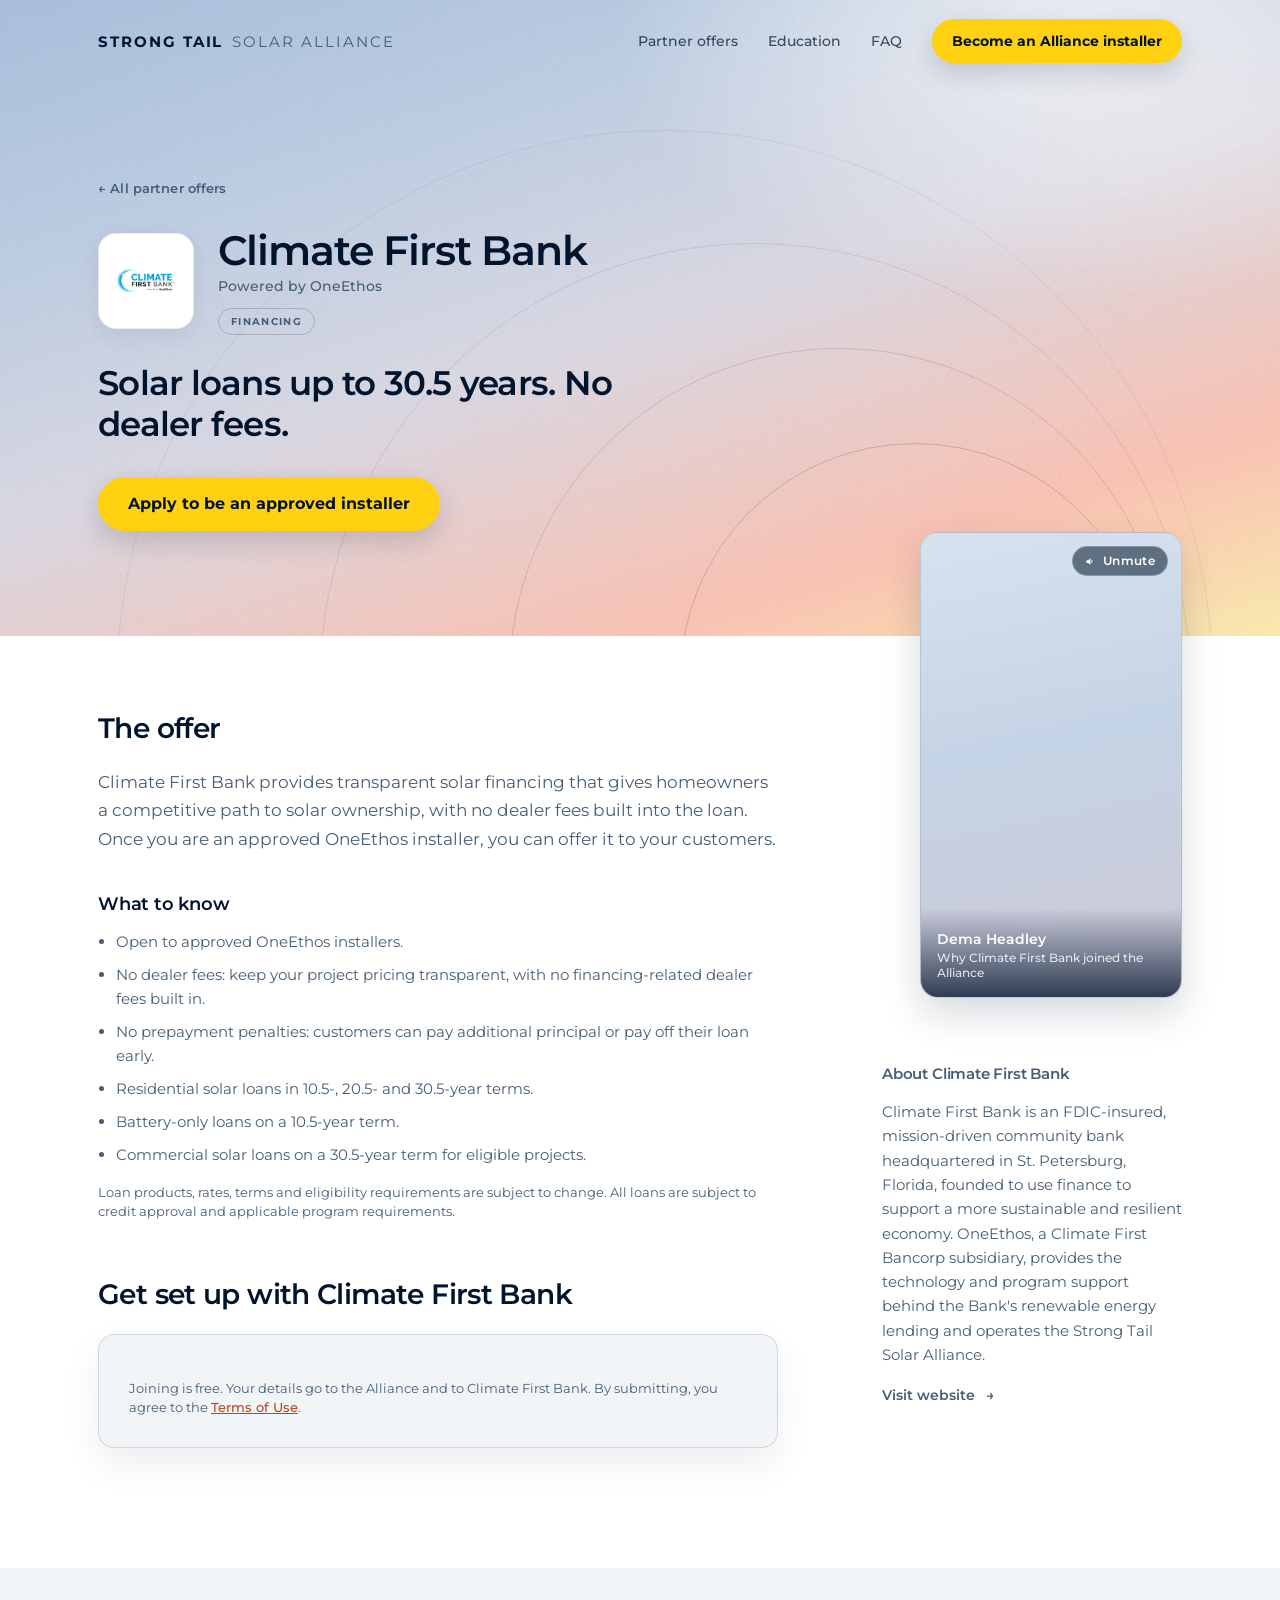
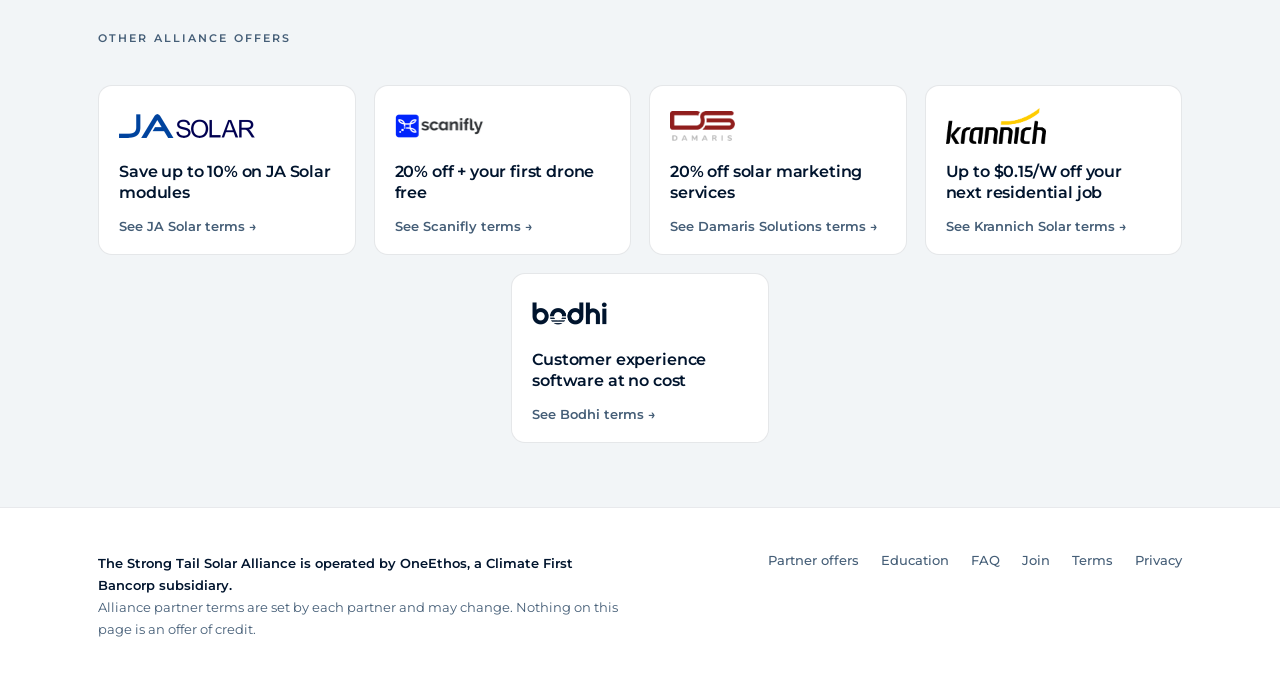
<file: partners/climate-first-bank/index.html>
<!doctype html>
<html lang="en">
<head>
<meta charset="utf-8">
<meta name="viewport" content="width=device-width, initial-scale=1">

<title>Climate First Bank | Strong Tail Solar Alliance</title>
<meta name="description" content="Solar loans up to 30.5 years. No dealer fees. A Strong Tail Solar Alliance partner offer for local and regional installers.">

<link rel="canonical" href="https://strongtail.bodhi.solar/partners/climate-first-bank/">
<meta property="og:type" content="website">
<meta property="og:url" content="https://strongtail.bodhi.solar/partners/climate-first-bank/">
<meta property="og:site_name" content="Strong Tail Solar Alliance">
<meta property="og:title" content="Climate First Bank | Strong Tail Solar Alliance">
<meta property="og:description" content="Solar loans up to 30.5 years. No dealer fees.">
<!-- Partners will share these URLs themselves, so the card matters. Falls back
     to the site card until per-partner OG images exist. Absolute URLs are
     required: scrapers do not resolve relative paths. -->
<meta property="og:image" content="https://strongtail.bodhi.solar/assets/og-image.jpg">
<meta property="og:image:type" content="image/jpeg">
<meta property="og:image:width" content="1200">
<meta property="og:image:height" content="630">
<meta property="og:image:alt" content="Strong Tail Solar Alliance. A stronger solar industry starts with stronger local installers">
<meta name="twitter:card" content="summary_large_image">
<meta name="twitter:image" content="https://strongtail.bodhi.solar/assets/og-image.jpg">
<meta name="twitter:title" content="Climate First Bank | Strong Tail Solar Alliance">
<meta name="twitter:description" content="Solar loans up to 30.5 years. No dealer fees.">
<meta name="theme-color" content="#FFFCF5">

<link rel="icon" href="/favicon.ico" sizes="16x16 32x32 48x48">
<link rel="icon" type="image/png" sizes="32x32" href="../../assets/favicon-32.png">
<link rel="apple-touch-icon" sizes="180x180" href="../../assets/apple-touch-icon.png">

<link rel="preconnect" href="https://fonts.googleapis.com">
<link rel="preconnect" href="https://fonts.gstatic.com" crossorigin>
<link href="https://fonts.googleapis.com/css2?family=Montserrat:wght@400;500;600;700&display=swap" rel="stylesheet">

<!-- Asset paths are relative, matching index.html. Partner pages always sit at
     exactly partners/<id>/, so the depth is constant. Relative also means the
     page renders correctly opened straight off disk, which is what
     tools/qa.mjs does. In-site navigation below is root-relative instead,
     because those are links, not assets, and "/" reads correctly in the bar. -->
<link rel="stylesheet" href="../../styles/tokens.css">
<link rel="stylesheet" href="../../styles/site.css">
</head>
<body>

<a class="skip-link" href="#main">Skip to content</a>

<div class="page">

  <!-- ============================ HEADER ============================
       Identical to index.html except the wordmark is a link home. `id="hdr"`
       is the contract with js/main.js, which toggles `.stuck` past 420px.

       THE HEADER CTA MUST NEVER BE HIDDEN. Below 900px the nav links hide and
       the CTA label swaps; the rule is scoped to `.nav > a:not(.btn)`.   -->
  <header class="site-header" id="hdr"><div class="bar">
    <a class="wm" href="/"><span class="wm-a">STRONG TAIL</span><span class="wm-b">SOLAR ALLIANCE</span></a>
    <nav class="nav" aria-label="Primary">
      <a href="/#offers">Partner offers</a><a href="/#education">Education</a><a href="/#faq">FAQ</a>
      <a class="btn btn--sm" href="#enroll"><span class="cta-long">Become an Alliance installer</span><span class="cta-short">Join the Alliance</span></a>
    </nav>
  </div></header>

  <main id="main">

  <!-- ========================= 1. IDENTITY =========================
       Logo, name, chip, the offer, and the CTA. 636px, the same height as the
       landing hero, so an installer arriving from that page sees the same band
       depth and the two read as one site.                               -->
  <section class="sec ident" aria-labelledby="partner-name">
    <div class="layer sky"></div><div class="layer wash"></div>
    <div class="orb r1"></div><div class="orb r2"></div><div class="orb r3"></div><div class="orb r4"></div>
    <div class="grain"></div>

    <div class="wrap">
      <a class="back" href="/#offers">&larr; All partner offers</a>
      <div class="idrow">
        <span class="tile">
          <img src="../../assets/logos/climate-first-bank-square.png" alt="Climate First Bank" width="96" height="96">
          
        </span>
        <div class="idtext">
          <h1 class="h1 h1--name" id="partner-name">Climate First Bank</h1>
          <!-- An optional line under the name, for a partner whose public name and
               operating company differ. Climate First Bank is the only one today:
               Dema's title was "Climate First Bank Powered by OneEthos" and this is
               where that second half lives, deliberately not in the H1. A partner
               without one renders nothing here and the chip closes up. -->
          <p class="byline">Powered by OneEthos</p>
          <span class="cat">Financing</span>
        </div>
      </div>
      <p class="hero-offer">Solar loans up to 30.5 years. No dealer fees.</p>
      <a class="btn btn--lg" href="#enroll">Apply to be an approved installer</a>
    </div>
  </section>

  <!-- ========================== 2. BODY ============================
       Two columns that split by job: the left column is the transaction, the
       rail is the credibility. Each has one argument to make.           -->
  <section class="sec sec--open g-white">
    <div class="wrap">
      <div class="split">

        <!-- left, top: the offer -->
        <div class="col-a">
          <h2 class="h2 h2--tight">The offer</h2>
          <!-- The qualifier is the partner's own value statement, the same one
               the landing card carries. publicDescription is Offer Form field
               10, the exact text the Alliance may publish, verbatim. -->
          <!-- publicDescription is the fuller, approved statement of the offer, so
               where it exists it replaces the qualifier rather than following it:
               the two overlap heavily and the card already carries the qualifier.
               A partner without one still shows their qualifier here. -->
          
          <!-- The <p> or <ul> wrapper is built by tools/partner-pages.mjs, because
               a block is a paragraph or a list depending on its own content and
               render()'s if: blocks cannot branch inside a repeat body. Keep the
               indentation: it is what puts the emitted tag on this column. -->
          
          <p class="offer-body">Climate First Bank provides transparent solar financing that gives homeowners a competitive path to solar ownership, with no dealer fees built into the loan. Once you are an approved OneEthos installer, you can offer it to your customers.</p>
          

          
          <!-- Guarded on showKnow, not whatToKnow, because a partner can be
               between the two states: their copy is not here yet, but the
               heading is held open so the section does not vanish and reappear.
               Inside the guard on purpose, so it does not ship to the pages
               that have no such section. render()'s if: blocks do not nest, so
               the empty <ul> is left to render rather than guarded separately.
               Harmless: .know ul is margin:0, so with no <li> it takes up
               nothing. -->
          <div class="know">
            <p class="h3 h3--sm">What to know</p>
            <ul>
              
              <li>Open to approved OneEthos installers.</li>
              
              <li>No dealer fees: keep your project pricing transparent, with no financing-related dealer fees built in.</li>
              
              <li>No prepayment penalties: customers can pay additional principal or pay off their loan early.</li>
              
              <li>Residential solar loans in 10.5-, 20.5- and 30.5-year terms.</li>
              
              <li>Battery-only loans on a 10.5-year term.</li>
              
              <li>Commercial solar loans on a 30.5-year term for eligible projects.</li>
              
            </ul>
            <!-- A partner's own compliance line, in small type under the list. Built
                 by tools/partner-pages.mjs and empty for a partner without one, for
                 the same reason the empty ul is left to render: this sits inside the
                 showKnow guard and render()'s if: blocks do not nest. An empty string
                 emits nothing at all, which is better here than an empty paragraph. -->
            <p class="fine">Loan products, rates, terms and eligibility requirements are subject to change. All loans are subject to credit approval and applicable program requirements.</p>
          </div>
          
        </div>

        <!-- right: the partner in their own words, then who they are -->
        <aside class="rail" aria-labelledby="about-partner">
          
          <!-- A real link to the video on YouTube, which js/main.js upgrades in
               place to a lightbox. That order matters: with no JavaScript, a
               blocked script or an src the generator could not read an id out of,
               the anchor is still here and still plays the video.

               Nothing is requested from youtube.com until someone clicks. The
               poster is a local image and the iframe is built on demand, so a
               reader who never presses play is handed no player and no cookie.

               The poster carries its width and height because this card sits above
               the fold, pulled up into the gradient band, and must not shift the
               rail as it loads. Not lazy, for the same reason. -->
          <div class="vidwrap">
            <a class="vid" href="https://youtube.com/shorts/XbUa-Zipi5Q" data-yt="XbUa-Zipi5Q" target="_blank" rel="noopener" aria-label="Play video: Dema Headley, Why Climate First Bank joined the Alliance">
              <img src="../../assets/video/climate-first-bank-poster.jpg" alt="" width="540" height="960">
              <span class="play" aria-hidden="true"></span>
              <span class="cap">
                <span class="who">Dema Headley</span>
                <span class="rol">Why Climate First Bank joined the Alliance</span>
              </span>
            </a>
          </div>
          

          <!-- No file yet, but the speaker is named: the labelled placeholder
               card from the approved mockup. It is a div, not a link, so it adds
               no dead click target and no tab stop. A partner with no speaker
               named gets no video block at all. -->
          
          <div class="about">
            <p class="h3 h3--sm" id="about-partner">About Climate First Bank</p>
            <p>Climate First Bank is an FDIC-insured, mission-driven community bank headquartered in St. Petersburg, Florida, founded to use finance to support a more sustainable and resilient economy. OneEthos, a Climate First Bancorp subsidiary, provides the technology and program support behind the Bank's renewable energy lending and operates the Strong Tail Solar Alliance.</p>
            
            <a class="tlink" href="https://www.oneethos.com/for-installers" target="_blank" rel="noopener">Visit website <span class="arw">&rarr;</span></a>
            
          </div>
        </aside>

        <!-- left, bottom: enrollment -->
        <div class="col-b" id="enroll">
          <h2 class="h2 h2--tight">Get set up with Climate First Bank</h2>

          <!-- HubSpot v4 developer embed, the same one index.html uses. Renders
               server-side HTML into the div below via innerHTML, NOT an iframe,
               which is why styles/site.css can style it. The one iframe HubSpot
               inserts is a hidden POST target.

               If the render endpoint fails, HubSpot's loader silently swaps the
               class to hs-form-frame and loads the IFRAMED embed instead: the form
               still works but every style we set disappears. js/main.js watches for
               that and shouts.

               Portal 4854223, region na2, one form per partner. The loader carries a
               MutationObserver, so one copy per page handles the div wherever it sits.

               The two branches below must not contain an if: of their own.
               render() in tools/partner-pages.mjs matches non-greedily, so an
               outer block closes on the first closing if marker it meets: they
               do not nest. Do not write that marker literally in a comment
               either, which is what broke this one first time round. An HTML
               comment ends at its first closing angle sequence, so the rest of
               the sentence leaked onto the page as visible text. -->
          
          <script src="https://js-na2.hsforms.net/forms/embed/developer/4854223.js" defer></script>
          <div class="form form--partner" id="hubspot-form">
            
            <div class="hs-form-html"
                 data-region="na2"
                 data-portal-id="4854223"
                 data-form-id="f8b42ee2-1d31-46f0-80f0-ee1d0668ff6f"></div>
            <p class="note-sm">Joining is free. Your details go to the Alliance and to Climate First Bank.
              By submitting, you agree to the <a class="tlink--inline" href="/terms/">Terms of Use</a>.</p>
            <noscript>
              <p class="note-sm">This form needs JavaScript. If it does not appear, email
              <a class="tlink" href="mailto:hello@bodhi.solar">hello@bodhi.solar</a> and we will
              set you up.</p>
            </noscript>
          </div>
          
          
        </div>

      </div>
    </div>
  </section>

  <!-- ====================== 3. OTHER OFFERS ========================
       The rest of the roster. Complements, not substitutes, which is why
       showing them here is right and would be wrong on a marketplace.   -->
  <section class="sec sec--slim g-tint others" aria-labelledby="other-offers">
    <div class="wrap">
      <p class="eyebrow lbl" id="other-offers">Other Alliance offers</p>
      <div class="mini-grid">
        
        <a class="mini" href="/partners/ja-solar/">
          <span class="mslot"><img src="../../assets/logos/ja-solar.png" alt="JA Solar" style="--lh:24px"></span>
          <p class="mo">Save up to 10% on JA Solar modules</p>
          <p class="ml">See JA Solar terms &rarr;</p>
        </a>
        
        <a class="mini" href="/partners/scanifly/">
          <span class="mslot"><img src="../../assets/logos/scanifly.png" alt="Scanifly" style="--lh:24px"></span>
          <p class="mo">20% off + your first drone free</p>
          <p class="ml">See Scanifly terms &rarr;</p>
        </a>
        
        <a class="mini" href="/partners/damaris-solutions/">
          <span class="mslot"><img src="../../assets/logos/damaris-solutions.png" alt="Damaris Solutions" style="--lh:30px"></span>
          <p class="mo">20% off solar marketing services</p>
          <p class="ml">See Damaris Solutions terms &rarr;</p>
        </a>
        
        <a class="mini" href="/partners/krannich/">
          <span class="mslot"><img src="../../assets/logos/krannich.png" alt="Krannich Solar" style="--lh:36px"></span>
          <p class="mo">Up to $0.15/W off your next residential job</p>
          <p class="ml">See Krannich Solar terms &rarr;</p>
        </a>
        
        <a class="mini" href="/partners/bodhi/">
          <span class="mslot"><img src="../../assets/logos/bodhi.png" alt="Bodhi" style="--lh:23px"></span>
          <p class="mo">Customer experience software at no cost</p>
          <p class="ml">See Bodhi terms &rarr;</p>
        </a>
        
      </div>
    </div>
  </section>

  </main>

  <!-- ============================ FOOTER ============================
       Copied from index.html so the two cannot drift. If the footer changes
       there, change it here.                                            -->
  <footer class="foot">
    <div class="wrap"><div class="row">
      <p class="op"><b>The Strong Tail Solar Alliance is operated by OneEthos, a Climate First Bancorp subsidiary.</b><br>
      Alliance partner terms are set by each partner and may change. Nothing on this page is an
      offer of credit.</p>
      <nav class="links" aria-label="Footer">
        <a href="/#offers">Partner offers</a><a href="/#education">Education</a>
        <a href="/#faq">FAQ</a><a href="/#join">Join</a><a href="/terms/">Terms</a>
        <!-- OneEthos operates the Alliance and its forms collect personal data, so
             the notice lives with the operator rather than as a second policy here.
             Off-site, hence the new tab and rel="noopener". -->
        <a href="https://www.oneethos.com/privacy-policy" target="_blank" rel="noopener">Privacy</a>
      </nav>
    </div></div>
  </footer>

</div>

<script src="../../js/main.js"></script>
</body>
</html>
</file>
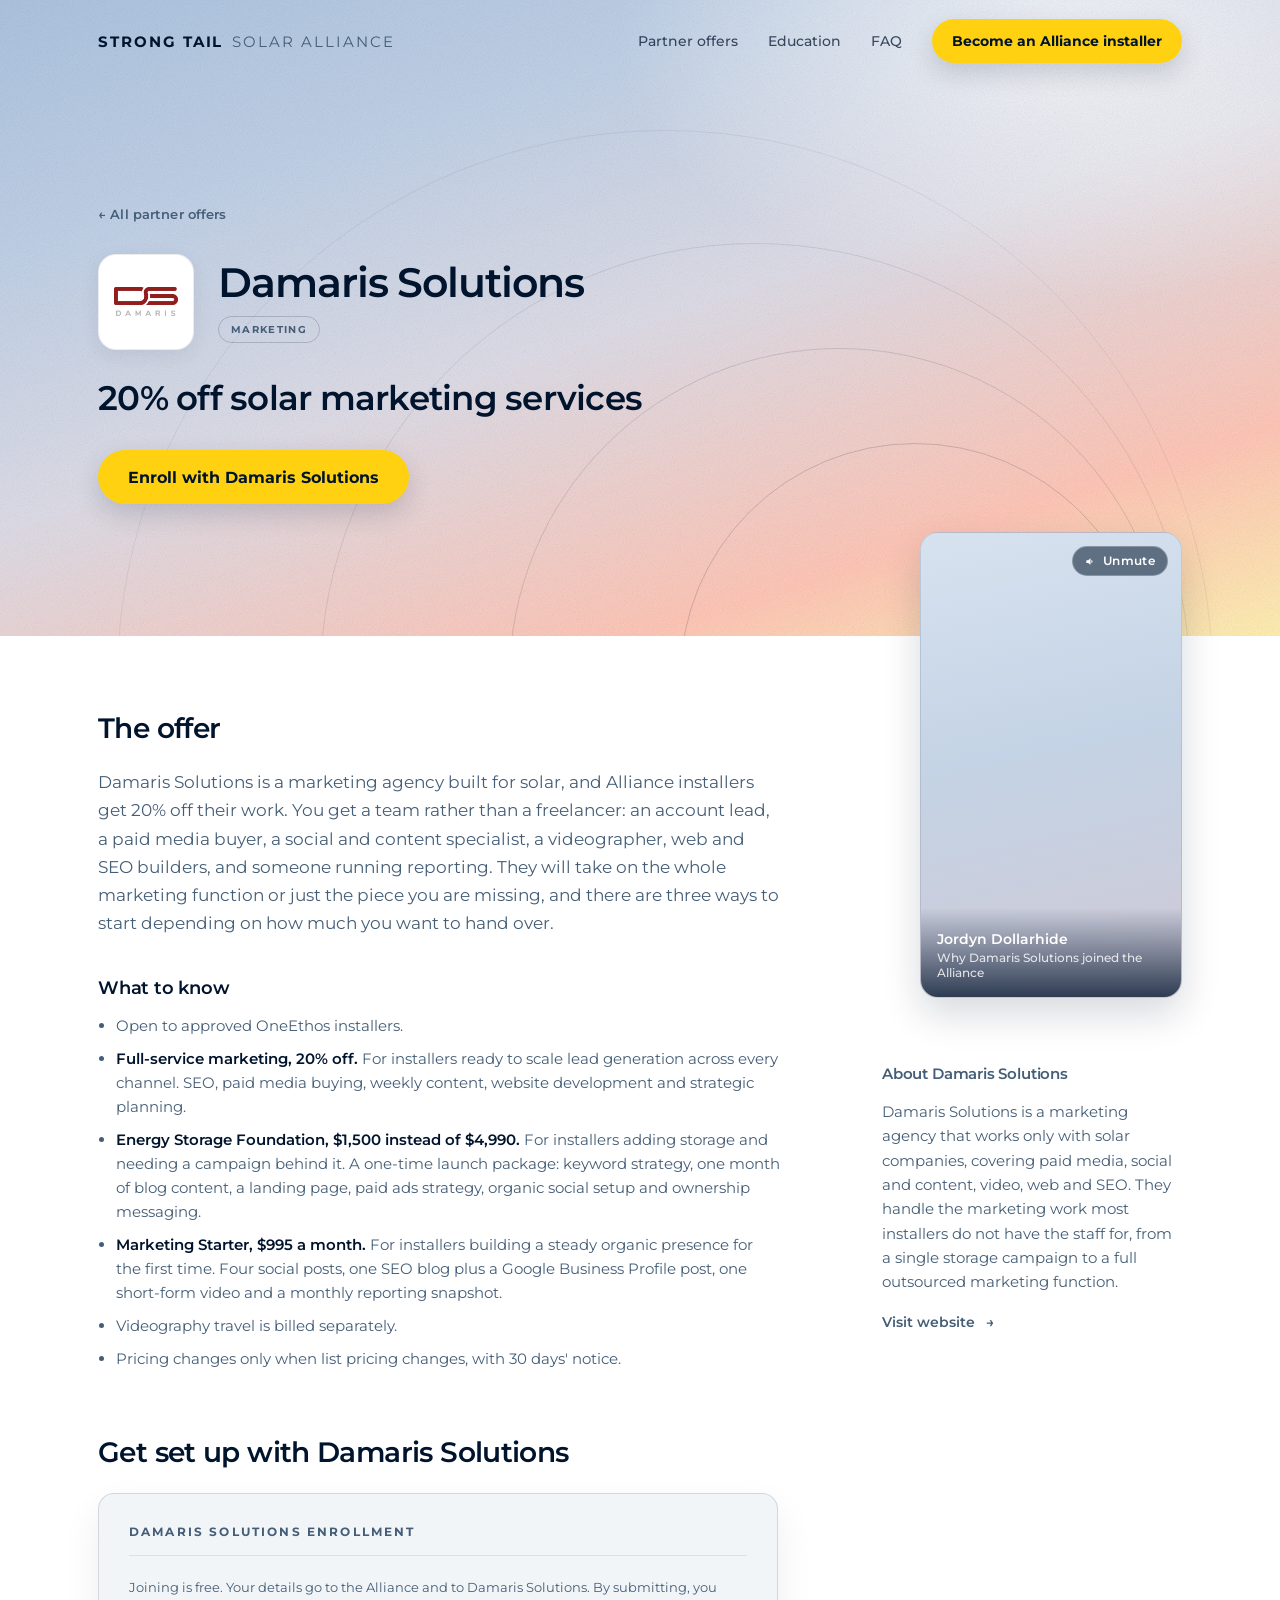
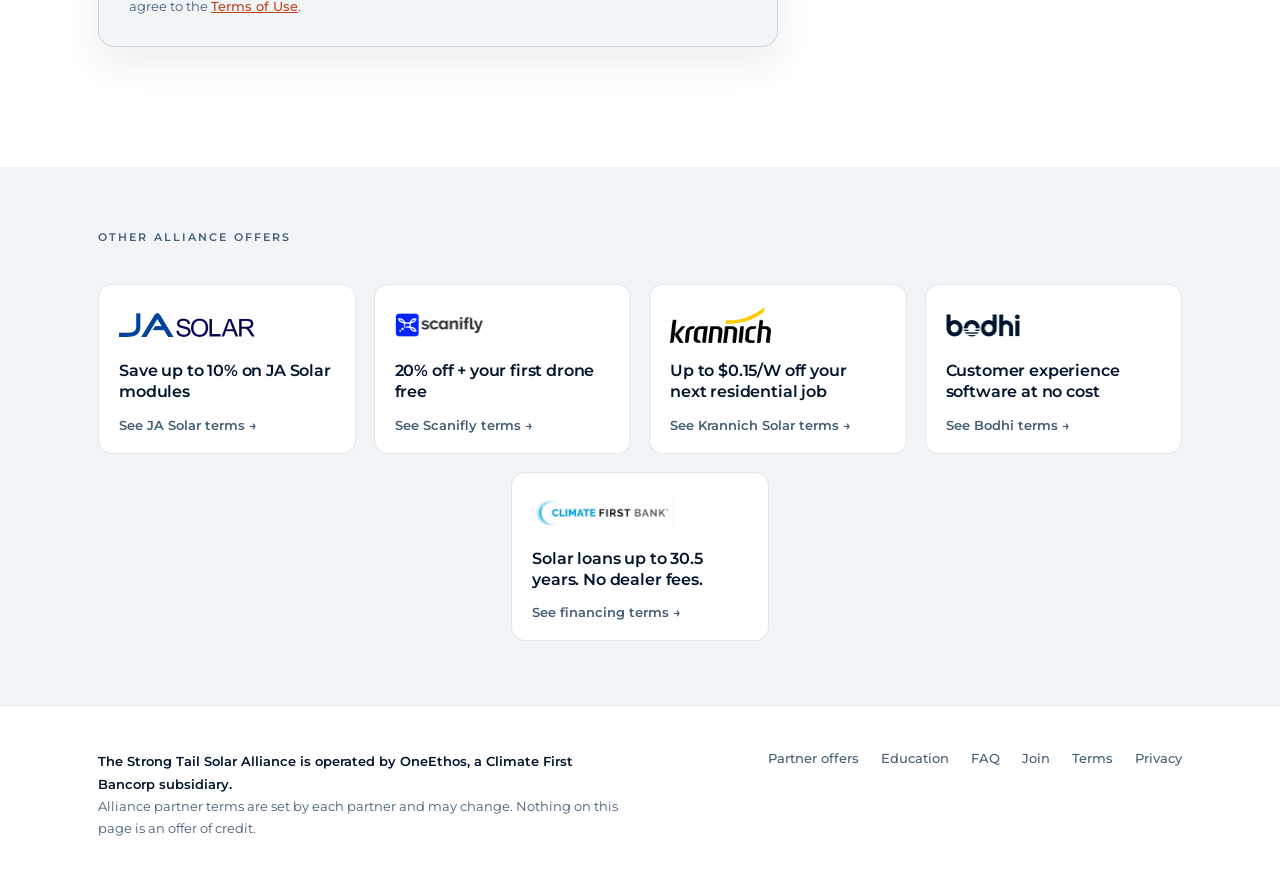
<file: partners/damaris-solutions/index.html>
<!doctype html>
<html lang="en">
<head>
<meta charset="utf-8">
<meta name="viewport" content="width=device-width, initial-scale=1">

<title>Damaris Solutions | Strong Tail Solar Alliance</title>
<meta name="description" content="20% off solar marketing services. A Strong Tail Solar Alliance partner offer for local and regional installers.">

<link rel="canonical" href="https://strongtail.bodhi.solar/partners/damaris-solutions/">
<meta property="og:type" content="website">
<meta property="og:url" content="https://strongtail.bodhi.solar/partners/damaris-solutions/">
<meta property="og:site_name" content="Strong Tail Solar Alliance">
<meta property="og:title" content="Damaris Solutions | Strong Tail Solar Alliance">
<meta property="og:description" content="20% off solar marketing services">
<!-- Partners will share these URLs themselves, so the card matters. Falls back
     to the site card until per-partner OG images exist. Absolute URLs are
     required: scrapers do not resolve relative paths. -->
<meta property="og:image" content="https://strongtail.bodhi.solar/assets/og-image.jpg">
<meta property="og:image:type" content="image/jpeg">
<meta property="og:image:width" content="1200">
<meta property="og:image:height" content="630">
<meta property="og:image:alt" content="Strong Tail Solar Alliance. A stronger solar industry starts with stronger local installers">
<meta name="twitter:card" content="summary_large_image">
<meta name="twitter:image" content="https://strongtail.bodhi.solar/assets/og-image.jpg">
<meta name="twitter:title" content="Damaris Solutions | Strong Tail Solar Alliance">
<meta name="twitter:description" content="20% off solar marketing services">
<meta name="theme-color" content="#FFFCF5">

<link rel="icon" href="/favicon.ico" sizes="16x16 32x32 48x48">
<link rel="icon" type="image/png" sizes="32x32" href="../../assets/favicon-32.png">
<link rel="apple-touch-icon" sizes="180x180" href="../../assets/apple-touch-icon.png">

<link rel="preconnect" href="https://fonts.googleapis.com">
<link rel="preconnect" href="https://fonts.gstatic.com" crossorigin>
<link href="https://fonts.googleapis.com/css2?family=Montserrat:wght@400;500;600;700&display=swap" rel="stylesheet">

<!-- Asset paths are relative, matching index.html. Partner pages always sit at
     exactly partners/<id>/, so the depth is constant. Relative also means the
     page renders correctly opened straight off disk, which is what
     tools/qa.mjs does. In-site navigation below is root-relative instead,
     because those are links, not assets, and "/" reads correctly in the bar. -->
<link rel="stylesheet" href="../../styles/tokens.css">
<link rel="stylesheet" href="../../styles/site.css">
</head>
<body>

<a class="skip-link" href="#main">Skip to content</a>

<div class="page">

  <!-- ============================ HEADER ============================
       Identical to index.html except the wordmark is a link home. `id="hdr"`
       is the contract with js/main.js, which toggles `.stuck` past 420px.

       THE HEADER CTA MUST NEVER BE HIDDEN. Below 900px the nav links hide and
       the CTA label swaps; the rule is scoped to `.nav > a:not(.btn)`.   -->
  <header class="site-header" id="hdr"><div class="bar">
    <a class="wm" href="/"><span class="wm-a">STRONG TAIL</span><span class="wm-b">SOLAR ALLIANCE</span></a>
    <nav class="nav" aria-label="Primary">
      <a href="/#offers">Partner offers</a><a href="/#education">Education</a><a href="/#faq">FAQ</a>
      <a class="btn btn--sm" href="#enroll"><span class="cta-long">Become an Alliance installer</span><span class="cta-short">Join the Alliance</span></a>
    </nav>
  </div></header>

  <main id="main">

  <!-- ========================= 1. IDENTITY =========================
       Logo, name, chip, the offer, and the CTA. 636px, the same height as the
       landing hero, so an installer arriving from that page sees the same band
       depth and the two read as one site.                               -->
  <section class="sec ident" aria-labelledby="partner-name">
    <div class="layer sky"></div><div class="layer wash"></div>
    <div class="orb r1"></div><div class="orb r2"></div><div class="orb r3"></div><div class="orb r4"></div>
    <div class="grain"></div>

    <div class="wrap">
      <a class="back" href="/#offers">&larr; All partner offers</a>
      <div class="idrow">
        <span class="tile">
          <img src="../../assets/logos/damaris-solutions-square.png" alt="Damaris Solutions" width="96" height="96">
          
        </span>
        <div class="idtext">
          <h1 class="h1 h1--name" id="partner-name">Damaris Solutions</h1>
          <!-- An optional line under the name, for a partner whose public name and
               operating company differ. Climate First Bank is the only one today:
               Dema's title was "Climate First Bank Powered by OneEthos" and this is
               where that second half lives, deliberately not in the H1. A partner
               without one renders nothing here and the chip closes up. -->
          
          <span class="cat">Marketing</span>
        </div>
      </div>
      <p class="hero-offer">20% off solar marketing services</p>
      <a class="btn btn--lg" href="#enroll">Enroll with Damaris Solutions</a>
    </div>
  </section>

  <!-- ========================== 2. BODY ============================
       Two columns that split by job: the left column is the transaction, the
       rail is the credibility. Each has one argument to make.           -->
  <section class="sec sec--open g-white">
    <div class="wrap">
      <div class="split">

        <!-- left, top: the offer -->
        <div class="col-a">
          <h2 class="h2 h2--tight">The offer</h2>
          <!-- The qualifier is the partner's own value statement, the same one
               the landing card carries. publicDescription is Offer Form field
               10, the exact text the Alliance may publish, verbatim. -->
          <!-- publicDescription is the fuller, approved statement of the offer, so
               where it exists it replaces the qualifier rather than following it:
               the two overlap heavily and the card already carries the qualifier.
               A partner without one still shows their qualifier here. -->
          
          <!-- The <p> or <ul> wrapper is built by tools/partner-pages.mjs, because
               a block is a paragraph or a list depending on its own content and
               render()'s if: blocks cannot branch inside a repeat body. Keep the
               indentation: it is what puts the emitted tag on this column. -->
          
          <p class="offer-body">Damaris Solutions is a marketing agency built for solar, and Alliance installers get 20% off their work. You get a team rather than a freelancer: an account lead, a paid media buyer, a social and content specialist, a videographer, web and SEO builders, and someone running reporting. They will take on the whole marketing function or just the piece you are missing, and there are three ways to start depending on how much you want to hand over.</p>
          

          
          <!-- Guarded on showKnow, not whatToKnow, because a partner can be
               between the two states: their copy is not here yet, but the
               heading is held open so the section does not vanish and reappear.
               Inside the guard on purpose, so it does not ship to the pages
               that have no such section. render()'s if: blocks do not nest, so
               the empty <ul> is left to render rather than guarded separately.
               Harmless: .know ul is margin:0, so with no <li> it takes up
               nothing. -->
          <div class="know">
            <p class="h3 h3--sm">What to know</p>
            <ul>
              
              <li>Open to approved OneEthos installers.</li>
              
              <li><strong>Full-service marketing, 20% off.</strong> For installers ready to scale lead generation across every channel. SEO, paid media buying, weekly content, website development and strategic planning.</li>
              
              <li><strong>Energy Storage Foundation, $1,500 instead of $4,990.</strong> For installers adding storage and needing a campaign behind it. A one-time launch package: keyword strategy, one month of blog content, a landing page, paid ads strategy, organic social setup and ownership messaging.</li>
              
              <li><strong>Marketing Starter, $995 a month.</strong> For installers building a steady organic presence for the first time. Four social posts, one SEO blog plus a Google Business Profile post, one short-form video and a monthly reporting snapshot.</li>
              
              <li>Videography travel is billed separately.</li>
              
              <li>Pricing changes only when list pricing changes, with 30 days' notice.</li>
              
            </ul>
            <!-- A partner's own compliance line, in small type under the list. Built
                 by tools/partner-pages.mjs and empty for a partner without one, for
                 the same reason the empty ul is left to render: this sits inside the
                 showKnow guard and render()'s if: blocks do not nest. An empty string
                 emits nothing at all, which is better here than an empty paragraph. -->
            
          </div>
          
        </div>

        <!-- right: the partner in their own words, then who they are -->
        <aside class="rail" aria-labelledby="about-partner">
          
          <!-- A real link to the video on YouTube, which js/main.js upgrades in
               place to a lightbox. That order matters: with no JavaScript, a
               blocked script or an src the generator could not read an id out of,
               the anchor is still here and still plays the video.

               Nothing is requested from youtube.com until someone clicks. The
               poster is a local image and the iframe is built on demand, so a
               reader who never presses play is handed no player and no cookie.

               The poster carries its width and height because this card sits above
               the fold, pulled up into the gradient band, and must not shift the
               rail as it loads. Not lazy, for the same reason. -->
          <div class="vidwrap">
            <a class="vid" href="https://youtube.com/shorts/ryQ94iZXV8I" data-yt="ryQ94iZXV8I" target="_blank" rel="noopener" aria-label="Play video: Jordyn Dollarhide, Why Damaris Solutions joined the Alliance">
              <img src="../../assets/video/damaris-solutions-poster.jpg" alt="" width="540" height="960">
              <span class="play" aria-hidden="true"></span>
              <span class="cap">
                <span class="who">Jordyn Dollarhide</span>
                <span class="rol">Why Damaris Solutions joined the Alliance</span>
              </span>
            </a>
          </div>
          

          <!-- No file yet, but the speaker is named: the labelled placeholder
               card from the approved mockup. It is a div, not a link, so it adds
               no dead click target and no tab stop. A partner with no speaker
               named gets no video block at all. -->
          
          <div class="about">
            <p class="h3 h3--sm" id="about-partner">About Damaris Solutions</p>
            <p>Damaris Solutions is a marketing agency that works only with solar companies, covering paid media, social and content, video, web and SEO. They handle the marketing work most installers do not have the staff for, from a single storage campaign to a full outsourced marketing function.</p>
            
            <a class="tlink" href="https://damarissolutions.com/" target="_blank" rel="noopener">Visit website <span class="arw">&rarr;</span></a>
            
          </div>
        </aside>

        <!-- left, bottom: enrollment -->
        <div class="col-b" id="enroll">
          <h2 class="h2 h2--tight">Get set up with Damaris Solutions</h2>

          <!-- HubSpot v4 developer embed, the same one index.html uses. Renders
               server-side HTML into the div below via innerHTML, NOT an iframe,
               which is why styles/site.css can style it. The one iframe HubSpot
               inserts is a hidden POST target.

               If the render endpoint fails, HubSpot's loader silently swaps the
               class to hs-form-frame and loads the IFRAMED embed instead: the form
               still works but every style we set disappears. js/main.js watches for
               that and shouts.

               Portal 4854223, region na2, one form per partner. The loader carries a
               MutationObserver, so one copy per page handles the div wherever it sits.

               The two branches below must not contain an if: of their own.
               render() in tools/partner-pages.mjs matches non-greedily, so an
               outer block closes on the first closing if marker it meets: they
               do not nest. Do not write that marker literally in a comment
               either, which is what broke this one first time round. An HTML
               comment ends at its first closing angle sequence, so the rest of
               the sentence leaked onto the page as visible text. -->
          
          <script src="https://js-na2.hsforms.net/forms/embed/developer/4854223.js" defer></script>
          <div class="form form--partner" id="hubspot-form">
            <p class="fh">Damaris Solutions enrollment</p>
            <div class="hs-form-html"
                 data-region="na2"
                 data-portal-id="4854223"
                 data-form-id="9a080a59-2026-42a7-ae74-cf363fe62ce3"></div>
            <p class="note-sm">Joining is free. Your details go to the Alliance and to Damaris Solutions.
              By submitting, you agree to the <a class="tlink--inline" href="/terms/">Terms of Use</a>.</p>
            <noscript>
              <p class="note-sm">This form needs JavaScript. If it does not appear, email
              <a class="tlink" href="mailto:hello@bodhi.solar">hello@bodhi.solar</a> and we will
              set you up.</p>
            </noscript>
          </div>
          
          
        </div>

      </div>
    </div>
  </section>

  <!-- ====================== 3. OTHER OFFERS ========================
       The rest of the roster. Complements, not substitutes, which is why
       showing them here is right and would be wrong on a marketplace.   -->
  <section class="sec sec--slim g-tint others" aria-labelledby="other-offers">
    <div class="wrap">
      <p class="eyebrow lbl" id="other-offers">Other Alliance offers</p>
      <div class="mini-grid">
        
        <a class="mini" href="/partners/ja-solar/">
          <span class="mslot"><img src="../../assets/logos/ja-solar.png" alt="JA Solar" style="--lh:24px"></span>
          <p class="mo">Save up to 10% on JA Solar modules</p>
          <p class="ml">See JA Solar terms &rarr;</p>
        </a>
        
        <a class="mini" href="/partners/scanifly/">
          <span class="mslot"><img src="../../assets/logos/scanifly.png" alt="Scanifly" style="--lh:24px"></span>
          <p class="mo">20% off + your first drone free</p>
          <p class="ml">See Scanifly terms &rarr;</p>
        </a>
        
        <a class="mini" href="/partners/krannich/">
          <span class="mslot"><img src="../../assets/logos/krannich.png" alt="Krannich Solar" style="--lh:36px"></span>
          <p class="mo">Up to $0.15/W off your next residential job</p>
          <p class="ml">See Krannich Solar terms &rarr;</p>
        </a>
        
        <a class="mini" href="/partners/bodhi/">
          <span class="mslot"><img src="../../assets/logos/bodhi.png" alt="Bodhi" style="--lh:23px"></span>
          <p class="mo">Customer experience software at no cost</p>
          <p class="ml">See Bodhi terms &rarr;</p>
        </a>
        
        <a class="mini" href="/partners/climate-first-bank/">
          <span class="mslot"><img src="../../assets/logos/climate-first-bank.png" alt="Climate First Bank" style="--lh:36px"></span>
          <p class="mo">Solar loans up to 30.5 years. No dealer fees.</p>
          <p class="ml">See financing terms &rarr;</p>
        </a>
        
      </div>
    </div>
  </section>

  </main>

  <!-- ============================ FOOTER ============================
       Copied from index.html so the two cannot drift. If the footer changes
       there, change it here.                                            -->
  <footer class="foot">
    <div class="wrap"><div class="row">
      <p class="op"><b>The Strong Tail Solar Alliance is operated by OneEthos, a Climate First Bancorp subsidiary.</b><br>
      Alliance partner terms are set by each partner and may change. Nothing on this page is an
      offer of credit.</p>
      <nav class="links" aria-label="Footer">
        <a href="/#offers">Partner offers</a><a href="/#education">Education</a>
        <a href="/#faq">FAQ</a><a href="/#join">Join</a><a href="/terms/">Terms</a>
        <!-- OneEthos operates the Alliance and its forms collect personal data, so
             the notice lives with the operator rather than as a second policy here.
             Off-site, hence the new tab and rel="noopener". -->
        <a href="https://www.oneethos.com/privacy-policy" target="_blank" rel="noopener">Privacy</a>
      </nav>
    </div></div>
  </footer>

</div>

<script src="../../js/main.js"></script>
</body>
</html>
</file>
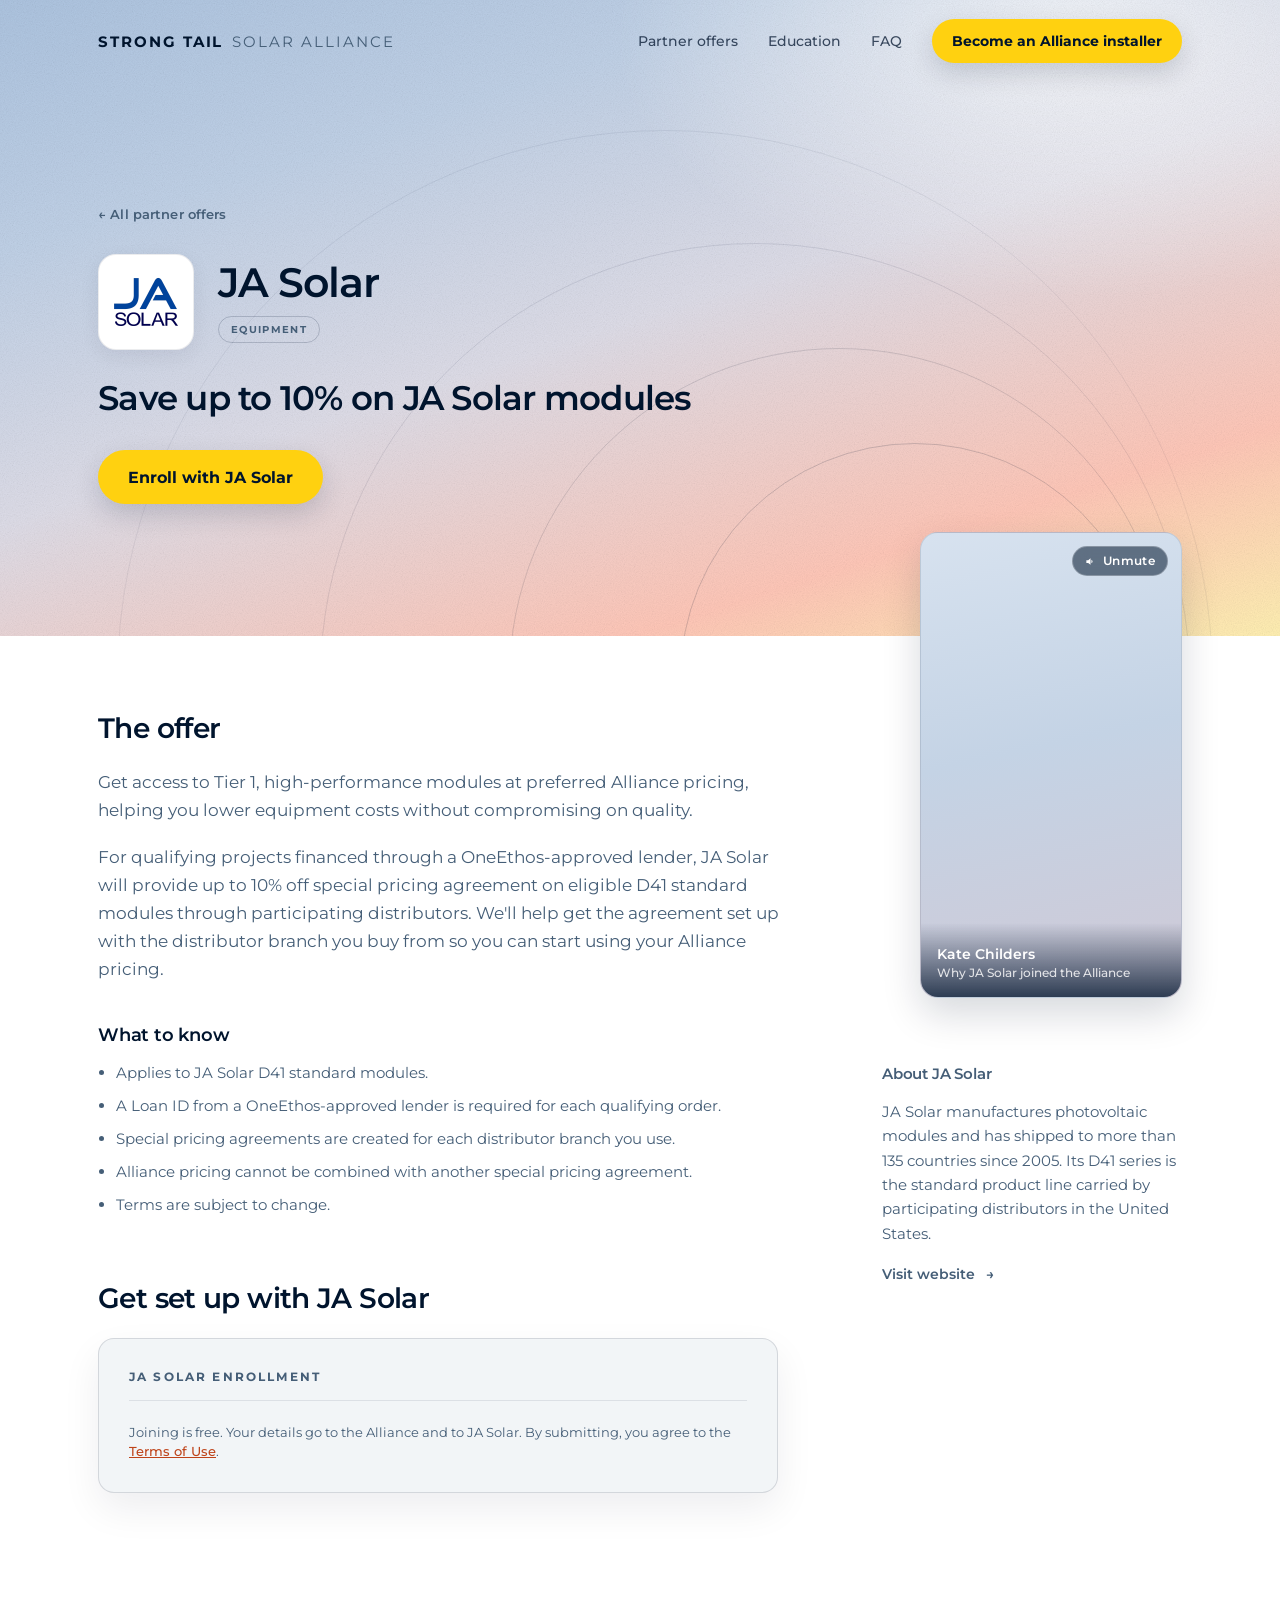
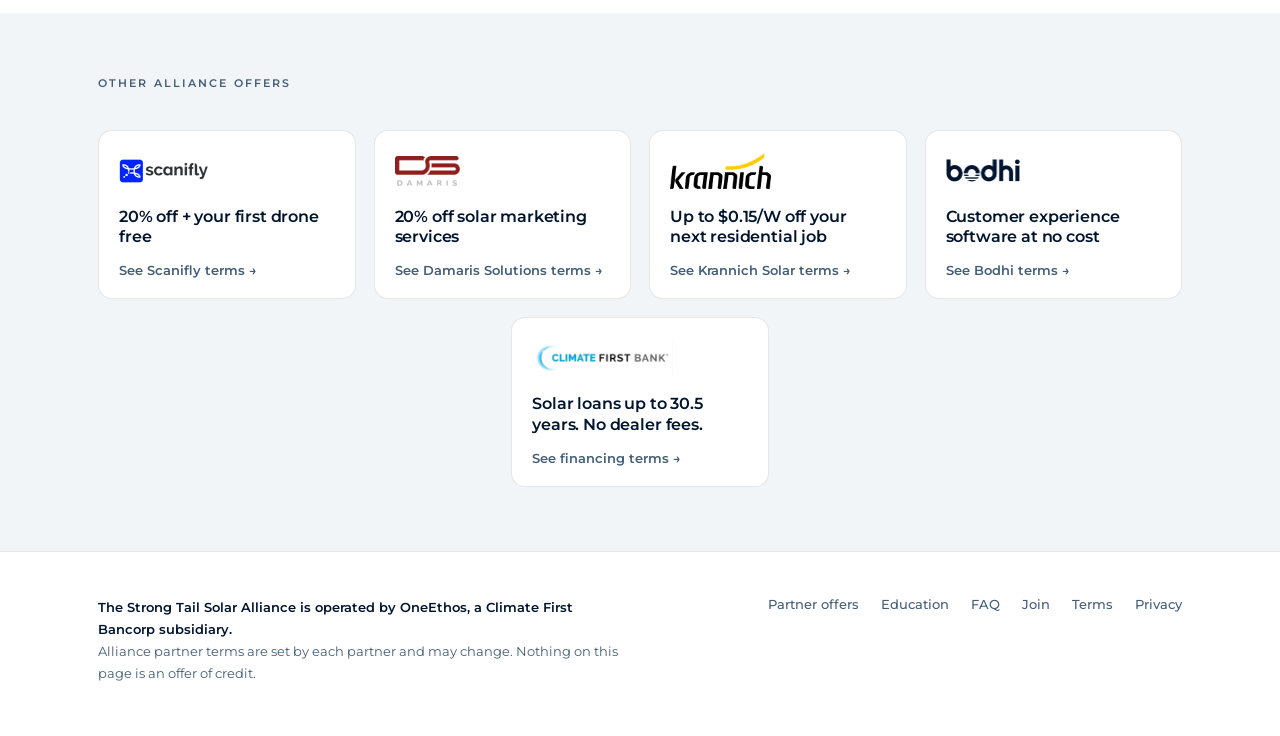
<file: partners/ja-solar/index.html>
<!doctype html>
<html lang="en">
<head>
<meta charset="utf-8">
<meta name="viewport" content="width=device-width, initial-scale=1">

<title>JA Solar | Strong Tail Solar Alliance</title>
<meta name="description" content="Save up to 10% on JA Solar modules. A Strong Tail Solar Alliance partner offer for local and regional installers.">

<link rel="canonical" href="https://strongtail.bodhi.solar/partners/ja-solar/">
<meta property="og:type" content="website">
<meta property="og:url" content="https://strongtail.bodhi.solar/partners/ja-solar/">
<meta property="og:site_name" content="Strong Tail Solar Alliance">
<meta property="og:title" content="JA Solar | Strong Tail Solar Alliance">
<meta property="og:description" content="Save up to 10% on JA Solar modules">
<!-- Partners will share these URLs themselves, so the card matters. Falls back
     to the site card until per-partner OG images exist. Absolute URLs are
     required: scrapers do not resolve relative paths. -->
<meta property="og:image" content="https://strongtail.bodhi.solar/assets/og-image.jpg">
<meta property="og:image:type" content="image/jpeg">
<meta property="og:image:width" content="1200">
<meta property="og:image:height" content="630">
<meta property="og:image:alt" content="Strong Tail Solar Alliance. A stronger solar industry starts with stronger local installers">
<meta name="twitter:card" content="summary_large_image">
<meta name="twitter:image" content="https://strongtail.bodhi.solar/assets/og-image.jpg">
<meta name="twitter:title" content="JA Solar | Strong Tail Solar Alliance">
<meta name="twitter:description" content="Save up to 10% on JA Solar modules">
<meta name="theme-color" content="#FFFCF5">

<link rel="icon" href="/favicon.ico" sizes="16x16 32x32 48x48">
<link rel="icon" type="image/png" sizes="32x32" href="../../assets/favicon-32.png">
<link rel="apple-touch-icon" sizes="180x180" href="../../assets/apple-touch-icon.png">

<link rel="preconnect" href="https://fonts.googleapis.com">
<link rel="preconnect" href="https://fonts.gstatic.com" crossorigin>
<link href="https://fonts.googleapis.com/css2?family=Montserrat:wght@400;500;600;700&display=swap" rel="stylesheet">

<!-- Asset paths are relative, matching index.html. Partner pages always sit at
     exactly partners/<id>/, so the depth is constant. Relative also means the
     page renders correctly opened straight off disk, which is what
     tools/qa.mjs does. In-site navigation below is root-relative instead,
     because those are links, not assets, and "/" reads correctly in the bar. -->
<link rel="stylesheet" href="../../styles/tokens.css">
<link rel="stylesheet" href="../../styles/site.css">
</head>
<body>

<a class="skip-link" href="#main">Skip to content</a>

<div class="page">

  <!-- ============================ HEADER ============================
       Identical to index.html except the wordmark is a link home. `id="hdr"`
       is the contract with js/main.js, which toggles `.stuck` past 420px.

       THE HEADER CTA MUST NEVER BE HIDDEN. Below 900px the nav links hide and
       the CTA label swaps; the rule is scoped to `.nav > a:not(.btn)`.   -->
  <header class="site-header" id="hdr"><div class="bar">
    <a class="wm" href="/"><span class="wm-a">STRONG TAIL</span><span class="wm-b">SOLAR ALLIANCE</span></a>
    <nav class="nav" aria-label="Primary">
      <a href="/#offers">Partner offers</a><a href="/#education">Education</a><a href="/#faq">FAQ</a>
      <a class="btn btn--sm" href="#enroll"><span class="cta-long">Become an Alliance installer</span><span class="cta-short">Join the Alliance</span></a>
    </nav>
  </div></header>

  <main id="main">

  <!-- ========================= 1. IDENTITY =========================
       Logo, name, chip, the offer, and the CTA. 636px, the same height as the
       landing hero, so an installer arriving from that page sees the same band
       depth and the two read as one site.                               -->
  <section class="sec ident" aria-labelledby="partner-name">
    <div class="layer sky"></div><div class="layer wash"></div>
    <div class="orb r1"></div><div class="orb r2"></div><div class="orb r3"></div><div class="orb r4"></div>
    <div class="grain"></div>

    <div class="wrap">
      <a class="back" href="/#offers">&larr; All partner offers</a>
      <div class="idrow">
        <span class="tile">
          <img src="../../assets/logos/ja-solar-square.png" alt="JA Solar" width="96" height="96">
          
        </span>
        <div class="idtext">
          <h1 class="h1 h1--name" id="partner-name">JA Solar</h1>
          <!-- An optional line under the name, for a partner whose public name and
               operating company differ. Climate First Bank is the only one today:
               Dema's title was "Climate First Bank Powered by OneEthos" and this is
               where that second half lives, deliberately not in the H1. A partner
               without one renders nothing here and the chip closes up. -->
          
          <span class="cat">Equipment</span>
        </div>
      </div>
      <p class="hero-offer">Save up to 10% on JA Solar modules</p>
      <a class="btn btn--lg" href="#enroll">Enroll with JA Solar</a>
    </div>
  </section>

  <!-- ========================== 2. BODY ============================
       Two columns that split by job: the left column is the transaction, the
       rail is the credibility. Each has one argument to make.           -->
  <section class="sec sec--open g-white">
    <div class="wrap">
      <div class="split">

        <!-- left, top: the offer -->
        <div class="col-a">
          <h2 class="h2 h2--tight">The offer</h2>
          <!-- The qualifier is the partner's own value statement, the same one
               the landing card carries. publicDescription is Offer Form field
               10, the exact text the Alliance may publish, verbatim. -->
          <!-- publicDescription is the fuller, approved statement of the offer, so
               where it exists it replaces the qualifier rather than following it:
               the two overlap heavily and the card already carries the qualifier.
               A partner without one still shows their qualifier here. -->
          
          <!-- The <p> or <ul> wrapper is built by tools/partner-pages.mjs, because
               a block is a paragraph or a list depending on its own content and
               render()'s if: blocks cannot branch inside a repeat body. Keep the
               indentation: it is what puts the emitted tag on this column. -->
          
          <p class="offer-body">Get access to Tier 1, high-performance modules at preferred Alliance pricing, helping you lower equipment costs without compromising on quality.</p>
          
          <p class="offer-body">For qualifying projects financed through a OneEthos-approved lender, JA Solar will provide up to 10% off special pricing agreement on eligible D41 standard modules through participating distributors. We'll help get the agreement set up with the distributor branch you buy from so you can start using your Alliance pricing.</p>
          

          
          <!-- Guarded on showKnow, not whatToKnow, because a partner can be
               between the two states: their copy is not here yet, but the
               heading is held open so the section does not vanish and reappear.
               Inside the guard on purpose, so it does not ship to the pages
               that have no such section. render()'s if: blocks do not nest, so
               the empty <ul> is left to render rather than guarded separately.
               Harmless: .know ul is margin:0, so with no <li> it takes up
               nothing. -->
          <div class="know">
            <p class="h3 h3--sm">What to know</p>
            <ul>
              
              <li>Applies to JA Solar D41 standard modules.</li>
              
              <li>A Loan ID from a OneEthos-approved lender is required for each qualifying order.</li>
              
              <li>Special pricing agreements are created for each distributor branch you use.</li>
              
              <li>Alliance pricing cannot be combined with another special pricing agreement.</li>
              
              <li>Terms are subject to change.</li>
              
            </ul>
            <!-- A partner's own compliance line, in small type under the list. Built
                 by tools/partner-pages.mjs and empty for a partner without one, for
                 the same reason the empty ul is left to render: this sits inside the
                 showKnow guard and render()'s if: blocks do not nest. An empty string
                 emits nothing at all, which is better here than an empty paragraph. -->
            
          </div>
          
        </div>

        <!-- right: the partner in their own words, then who they are -->
        <aside class="rail" aria-labelledby="about-partner">
          
          <!-- A real link to the video on YouTube, which js/main.js upgrades in
               place to a lightbox. That order matters: with no JavaScript, a
               blocked script or an src the generator could not read an id out of,
               the anchor is still here and still plays the video.

               Nothing is requested from youtube.com until someone clicks. The
               poster is a local image and the iframe is built on demand, so a
               reader who never presses play is handed no player and no cookie.

               The poster carries its width and height because this card sits above
               the fold, pulled up into the gradient band, and must not shift the
               rail as it loads. Not lazy, for the same reason. -->
          <div class="vidwrap">
            <a class="vid" href="https://youtube.com/shorts/LcV6avq8lYo" data-yt="LcV6avq8lYo" target="_blank" rel="noopener" aria-label="Play video: Kate Childers, Why JA Solar joined the Alliance">
              <img src="../../assets/video/ja-solar-poster.jpg" alt="" width="540" height="960">
              <span class="play" aria-hidden="true"></span>
              <span class="cap">
                <span class="who">Kate Childers</span>
                <span class="rol">Why JA Solar joined the Alliance</span>
              </span>
            </a>
          </div>
          

          <!-- No file yet, but the speaker is named: the labelled placeholder
               card from the approved mockup. It is a div, not a link, so it adds
               no dead click target and no tab stop. A partner with no speaker
               named gets no video block at all. -->
          
          <div class="about">
            <p class="h3 h3--sm" id="about-partner">About JA Solar</p>
            <p>JA Solar manufactures photovoltaic modules and has shipped to more than 135 countries since 2005. Its D41 series is the standard product line carried by participating distributors in the United States.</p>
            
            <a class="tlink" href="https://www.jasolar.com/" target="_blank" rel="noopener">Visit website <span class="arw">&rarr;</span></a>
            
          </div>
        </aside>

        <!-- left, bottom: enrollment -->
        <div class="col-b" id="enroll">
          <h2 class="h2 h2--tight">Get set up with JA Solar</h2>

          <!-- HubSpot v4 developer embed, the same one index.html uses. Renders
               server-side HTML into the div below via innerHTML, NOT an iframe,
               which is why styles/site.css can style it. The one iframe HubSpot
               inserts is a hidden POST target.

               If the render endpoint fails, HubSpot's loader silently swaps the
               class to hs-form-frame and loads the IFRAMED embed instead: the form
               still works but every style we set disappears. js/main.js watches for
               that and shouts.

               Portal 4854223, region na2, one form per partner. The loader carries a
               MutationObserver, so one copy per page handles the div wherever it sits.

               The two branches below must not contain an if: of their own.
               render() in tools/partner-pages.mjs matches non-greedily, so an
               outer block closes on the first closing if marker it meets: they
               do not nest. Do not write that marker literally in a comment
               either, which is what broke this one first time round. An HTML
               comment ends at its first closing angle sequence, so the rest of
               the sentence leaked onto the page as visible text. -->
          
          <script src="https://js-na2.hsforms.net/forms/embed/developer/4854223.js" defer></script>
          <div class="form form--partner" id="hubspot-form">
            <p class="fh">JA Solar enrollment</p>
            <div class="hs-form-html"
                 data-region="na2"
                 data-portal-id="4854223"
                 data-form-id="93db4ebc-cb55-4e71-99f1-f1c0e78ae5c3"></div>
            <p class="note-sm">Joining is free. Your details go to the Alliance and to JA Solar.
              By submitting, you agree to the <a class="tlink--inline" href="/terms/">Terms of Use</a>.</p>
            <noscript>
              <p class="note-sm">This form needs JavaScript. If it does not appear, email
              <a class="tlink" href="mailto:hello@bodhi.solar">hello@bodhi.solar</a> and we will
              set you up.</p>
            </noscript>
          </div>
          
          
        </div>

      </div>
    </div>
  </section>

  <!-- ====================== 3. OTHER OFFERS ========================
       The rest of the roster. Complements, not substitutes, which is why
       showing them here is right and would be wrong on a marketplace.   -->
  <section class="sec sec--slim g-tint others" aria-labelledby="other-offers">
    <div class="wrap">
      <p class="eyebrow lbl" id="other-offers">Other Alliance offers</p>
      <div class="mini-grid">
        
        <a class="mini" href="/partners/scanifly/">
          <span class="mslot"><img src="../../assets/logos/scanifly.png" alt="Scanifly" style="--lh:24px"></span>
          <p class="mo">20% off + your first drone free</p>
          <p class="ml">See Scanifly terms &rarr;</p>
        </a>
        
        <a class="mini" href="/partners/damaris-solutions/">
          <span class="mslot"><img src="../../assets/logos/damaris-solutions.png" alt="Damaris Solutions" style="--lh:30px"></span>
          <p class="mo">20% off solar marketing services</p>
          <p class="ml">See Damaris Solutions terms &rarr;</p>
        </a>
        
        <a class="mini" href="/partners/krannich/">
          <span class="mslot"><img src="../../assets/logos/krannich.png" alt="Krannich Solar" style="--lh:36px"></span>
          <p class="mo">Up to $0.15/W off your next residential job</p>
          <p class="ml">See Krannich Solar terms &rarr;</p>
        </a>
        
        <a class="mini" href="/partners/bodhi/">
          <span class="mslot"><img src="../../assets/logos/bodhi.png" alt="Bodhi" style="--lh:23px"></span>
          <p class="mo">Customer experience software at no cost</p>
          <p class="ml">See Bodhi terms &rarr;</p>
        </a>
        
        <a class="mini" href="/partners/climate-first-bank/">
          <span class="mslot"><img src="../../assets/logos/climate-first-bank.png" alt="Climate First Bank" style="--lh:36px"></span>
          <p class="mo">Solar loans up to 30.5 years. No dealer fees.</p>
          <p class="ml">See financing terms &rarr;</p>
        </a>
        
      </div>
    </div>
  </section>

  </main>

  <!-- ============================ FOOTER ============================
       Copied from index.html so the two cannot drift. If the footer changes
       there, change it here.                                            -->
  <footer class="foot">
    <div class="wrap"><div class="row">
      <p class="op"><b>The Strong Tail Solar Alliance is operated by OneEthos, a Climate First Bancorp subsidiary.</b><br>
      Alliance partner terms are set by each partner and may change. Nothing on this page is an
      offer of credit.</p>
      <nav class="links" aria-label="Footer">
        <a href="/#offers">Partner offers</a><a href="/#education">Education</a>
        <a href="/#faq">FAQ</a><a href="/#join">Join</a><a href="/terms/">Terms</a>
        <!-- OneEthos operates the Alliance and its forms collect personal data, so
             the notice lives with the operator rather than as a second policy here.
             Off-site, hence the new tab and rel="noopener". -->
        <a href="https://www.oneethos.com/privacy-policy" target="_blank" rel="noopener">Privacy</a>
      </nav>
    </div></div>
  </footer>

</div>

<script src="../../js/main.js"></script>
</body>
</html>
</file>
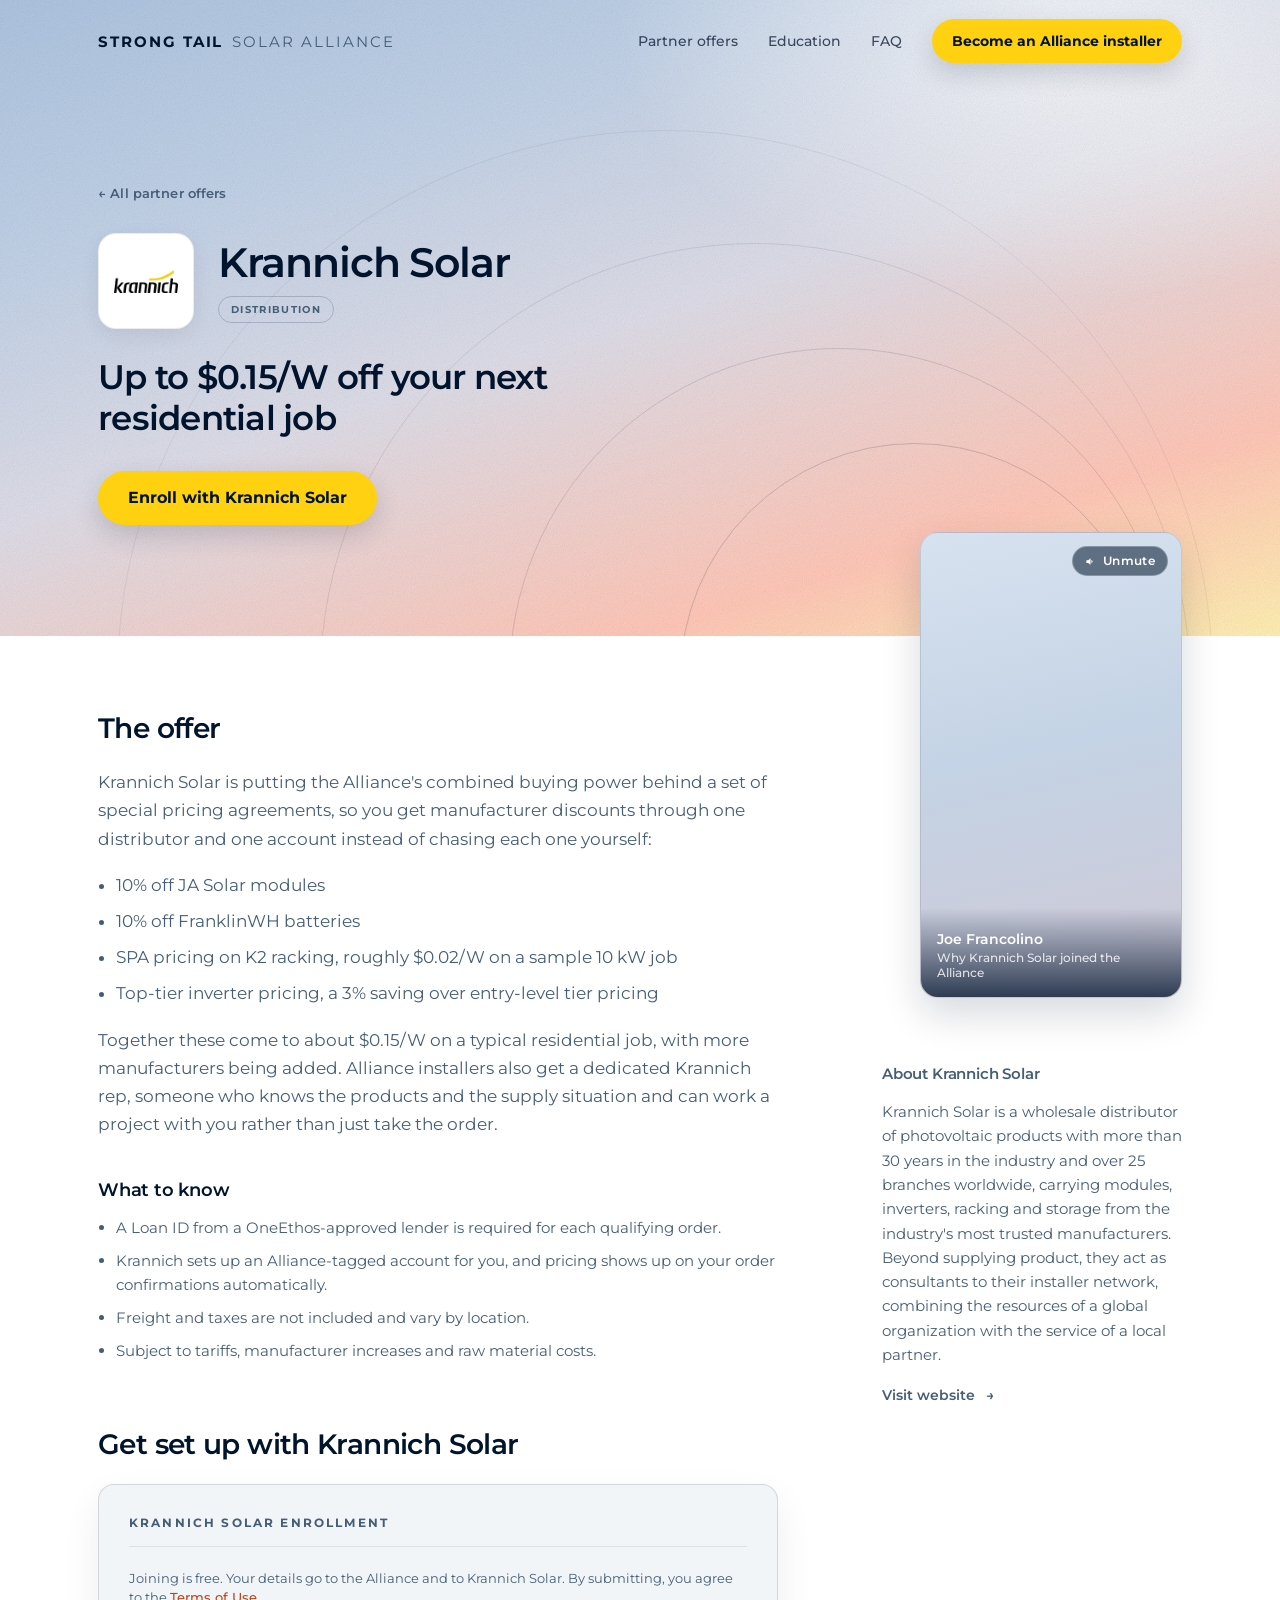
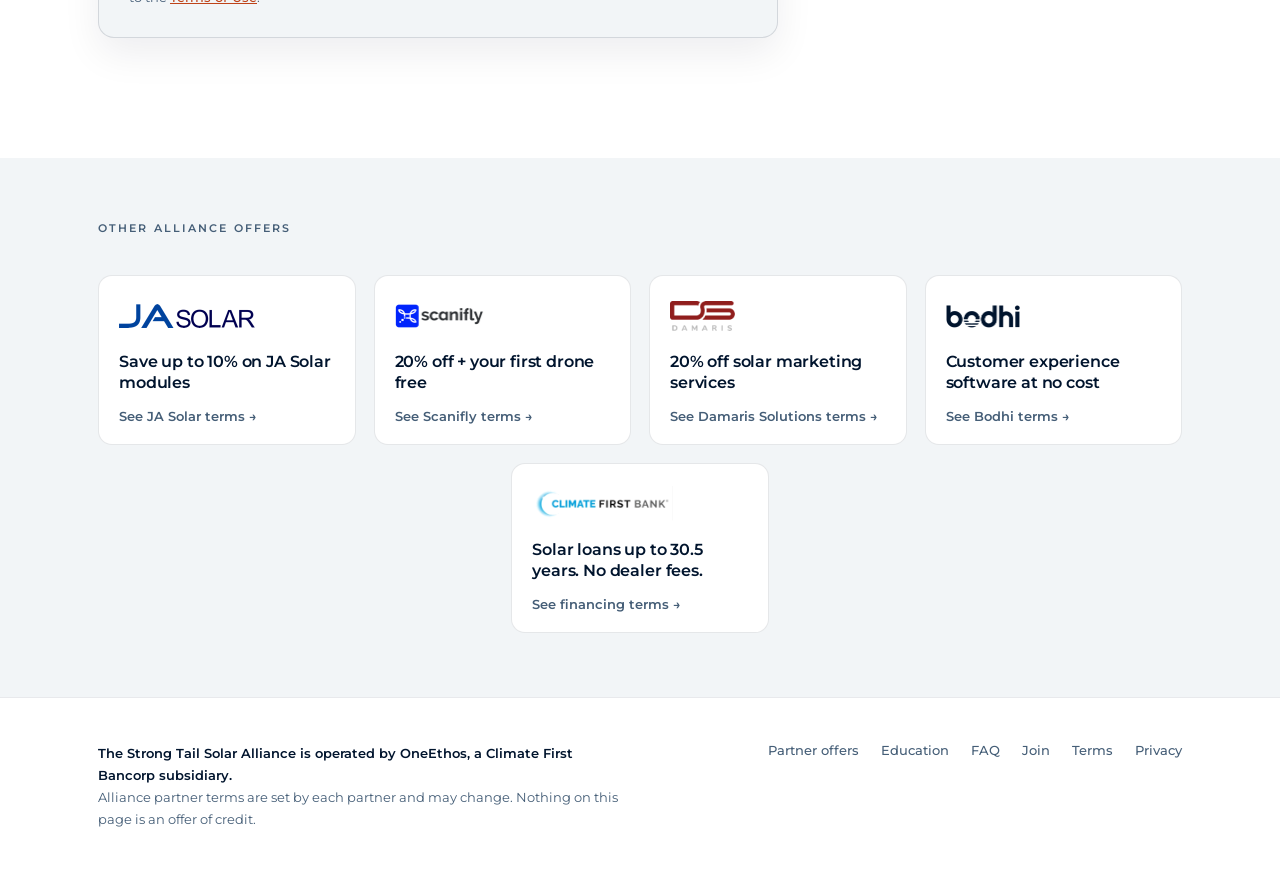
<file: partners/krannich/index.html>
<!doctype html>
<html lang="en">
<head>
<meta charset="utf-8">
<meta name="viewport" content="width=device-width, initial-scale=1">

<title>Krannich Solar | Strong Tail Solar Alliance</title>
<meta name="description" content="Up to $0.15/W off your next residential job. A Strong Tail Solar Alliance partner offer for local and regional installers.">

<link rel="canonical" href="https://strongtail.bodhi.solar/partners/krannich/">
<meta property="og:type" content="website">
<meta property="og:url" content="https://strongtail.bodhi.solar/partners/krannich/">
<meta property="og:site_name" content="Strong Tail Solar Alliance">
<meta property="og:title" content="Krannich Solar | Strong Tail Solar Alliance">
<meta property="og:description" content="Up to $0.15/W off your next residential job">
<!-- Partners will share these URLs themselves, so the card matters. Falls back
     to the site card until per-partner OG images exist. Absolute URLs are
     required: scrapers do not resolve relative paths. -->
<meta property="og:image" content="https://strongtail.bodhi.solar/assets/og-image.jpg">
<meta property="og:image:type" content="image/jpeg">
<meta property="og:image:width" content="1200">
<meta property="og:image:height" content="630">
<meta property="og:image:alt" content="Strong Tail Solar Alliance. A stronger solar industry starts with stronger local installers">
<meta name="twitter:card" content="summary_large_image">
<meta name="twitter:image" content="https://strongtail.bodhi.solar/assets/og-image.jpg">
<meta name="twitter:title" content="Krannich Solar | Strong Tail Solar Alliance">
<meta name="twitter:description" content="Up to $0.15/W off your next residential job">
<meta name="theme-color" content="#FFFCF5">

<link rel="icon" href="/favicon.ico" sizes="16x16 32x32 48x48">
<link rel="icon" type="image/png" sizes="32x32" href="../../assets/favicon-32.png">
<link rel="apple-touch-icon" sizes="180x180" href="../../assets/apple-touch-icon.png">

<link rel="preconnect" href="https://fonts.googleapis.com">
<link rel="preconnect" href="https://fonts.gstatic.com" crossorigin>
<link href="https://fonts.googleapis.com/css2?family=Montserrat:wght@400;500;600;700&display=swap" rel="stylesheet">

<!-- Asset paths are relative, matching index.html. Partner pages always sit at
     exactly partners/<id>/, so the depth is constant. Relative also means the
     page renders correctly opened straight off disk, which is what
     tools/qa.mjs does. In-site navigation below is root-relative instead,
     because those are links, not assets, and "/" reads correctly in the bar. -->
<link rel="stylesheet" href="../../styles/tokens.css">
<link rel="stylesheet" href="../../styles/site.css">
</head>
<body>

<a class="skip-link" href="#main">Skip to content</a>

<div class="page">

  <!-- ============================ HEADER ============================
       Identical to index.html except the wordmark is a link home. `id="hdr"`
       is the contract with js/main.js, which toggles `.stuck` past 420px.

       THE HEADER CTA MUST NEVER BE HIDDEN. Below 900px the nav links hide and
       the CTA label swaps; the rule is scoped to `.nav > a:not(.btn)`.   -->
  <header class="site-header" id="hdr"><div class="bar">
    <a class="wm" href="/"><span class="wm-a">STRONG TAIL</span><span class="wm-b">SOLAR ALLIANCE</span></a>
    <nav class="nav" aria-label="Primary">
      <a href="/#offers">Partner offers</a><a href="/#education">Education</a><a href="/#faq">FAQ</a>
      <a class="btn btn--sm" href="#enroll"><span class="cta-long">Become an Alliance installer</span><span class="cta-short">Join the Alliance</span></a>
    </nav>
  </div></header>

  <main id="main">

  <!-- ========================= 1. IDENTITY =========================
       Logo, name, chip, the offer, and the CTA. 636px, the same height as the
       landing hero, so an installer arriving from that page sees the same band
       depth and the two read as one site.                               -->
  <section class="sec ident" aria-labelledby="partner-name">
    <div class="layer sky"></div><div class="layer wash"></div>
    <div class="orb r1"></div><div class="orb r2"></div><div class="orb r3"></div><div class="orb r4"></div>
    <div class="grain"></div>

    <div class="wrap">
      <a class="back" href="/#offers">&larr; All partner offers</a>
      <div class="idrow">
        <span class="tile">
          <img src="../../assets/logos/krannich-square.png" alt="Krannich Solar" width="96" height="96">
          
        </span>
        <div class="idtext">
          <h1 class="h1 h1--name" id="partner-name">Krannich Solar</h1>
          <!-- An optional line under the name, for a partner whose public name and
               operating company differ. Climate First Bank is the only one today:
               Dema's title was "Climate First Bank Powered by OneEthos" and this is
               where that second half lives, deliberately not in the H1. A partner
               without one renders nothing here and the chip closes up. -->
          
          <span class="cat">Distribution</span>
        </div>
      </div>
      <p class="hero-offer">Up to $0.15/W off your next residential job</p>
      <a class="btn btn--lg" href="#enroll">Enroll with Krannich Solar</a>
    </div>
  </section>

  <!-- ========================== 2. BODY ============================
       Two columns that split by job: the left column is the transaction, the
       rail is the credibility. Each has one argument to make.           -->
  <section class="sec sec--open g-white">
    <div class="wrap">
      <div class="split">

        <!-- left, top: the offer -->
        <div class="col-a">
          <h2 class="h2 h2--tight">The offer</h2>
          <!-- The qualifier is the partner's own value statement, the same one
               the landing card carries. publicDescription is Offer Form field
               10, the exact text the Alliance may publish, verbatim. -->
          <!-- publicDescription is the fuller, approved statement of the offer, so
               where it exists it replaces the qualifier rather than following it:
               the two overlap heavily and the card already carries the qualifier.
               A partner without one still shows their qualifier here. -->
          
          <!-- The <p> or <ul> wrapper is built by tools/partner-pages.mjs, because
               a block is a paragraph or a list depending on its own content and
               render()'s if: blocks cannot branch inside a repeat body. Keep the
               indentation: it is what puts the emitted tag on this column. -->
          
          <p class="offer-body">Krannich Solar is putting the Alliance's combined buying power behind a set of special pricing agreements, so you get manufacturer discounts through one distributor and one account instead of chasing each one yourself:</p>
          
          <ul class="offer-list">
            <li>10% off JA Solar modules</li>
            <li>10% off FranklinWH batteries</li>
            <li>SPA pricing on K2 racking, roughly $0.02/W on a sample 10 kW job</li>
            <li>Top-tier inverter pricing, a 3% saving over entry-level tier pricing</li>
          </ul>
          
          <p class="offer-body">Together these come to about $0.15/W on a typical residential job, with more manufacturers being added. Alliance installers also get a dedicated Krannich rep, someone who knows the products and the supply situation and can work a project with you rather than just take the order.</p>
          

          
          <!-- Guarded on showKnow, not whatToKnow, because a partner can be
               between the two states: their copy is not here yet, but the
               heading is held open so the section does not vanish and reappear.
               Inside the guard on purpose, so it does not ship to the pages
               that have no such section. render()'s if: blocks do not nest, so
               the empty <ul> is left to render rather than guarded separately.
               Harmless: .know ul is margin:0, so with no <li> it takes up
               nothing. -->
          <div class="know">
            <p class="h3 h3--sm">What to know</p>
            <ul>
              
              <li>A Loan ID from a OneEthos-approved lender is required for each qualifying order.</li>
              
              <li>Krannich sets up an Alliance-tagged account for you, and pricing shows up on your order confirmations automatically.</li>
              
              <li>Freight and taxes are not included and vary by location.</li>
              
              <li>Subject to tariffs, manufacturer increases and raw material costs.</li>
              
            </ul>
            <!-- A partner's own compliance line, in small type under the list. Built
                 by tools/partner-pages.mjs and empty for a partner without one, for
                 the same reason the empty ul is left to render: this sits inside the
                 showKnow guard and render()'s if: blocks do not nest. An empty string
                 emits nothing at all, which is better here than an empty paragraph. -->
            
          </div>
          
        </div>

        <!-- right: the partner in their own words, then who they are -->
        <aside class="rail" aria-labelledby="about-partner">
          
          <!-- A real link to the video on YouTube, which js/main.js upgrades in
               place to a lightbox. That order matters: with no JavaScript, a
               blocked script or an src the generator could not read an id out of,
               the anchor is still here and still plays the video.

               Nothing is requested from youtube.com until someone clicks. The
               poster is a local image and the iframe is built on demand, so a
               reader who never presses play is handed no player and no cookie.

               The poster carries its width and height because this card sits above
               the fold, pulled up into the gradient band, and must not shift the
               rail as it loads. Not lazy, for the same reason. -->
          <div class="vidwrap">
            <a class="vid" href="https://youtube.com/shorts/fDhdrP7dQXU" data-yt="fDhdrP7dQXU" target="_blank" rel="noopener" aria-label="Play video: Joe Francolino, Why Krannich Solar joined the Alliance">
              <img src="../../assets/video/krannich-poster.jpg" alt="" width="540" height="960">
              <span class="play" aria-hidden="true"></span>
              <span class="cap">
                <span class="who">Joe Francolino</span>
                <span class="rol">Why Krannich Solar joined the Alliance</span>
              </span>
            </a>
          </div>
          

          <!-- No file yet, but the speaker is named: the labelled placeholder
               card from the approved mockup. It is a div, not a link, so it adds
               no dead click target and no tab stop. A partner with no speaker
               named gets no video block at all. -->
          
          <div class="about">
            <p class="h3 h3--sm" id="about-partner">About Krannich Solar</p>
            <p>Krannich Solar is a wholesale distributor of photovoltaic products with more than 30 years in the industry and over 25 branches worldwide, carrying modules, inverters, racking and storage from the industry's most trusted manufacturers. Beyond supplying product, they act as consultants to their installer network, combining the resources of a global organization with the service of a local partner.</p>
            
            <a class="tlink" href="https://usa.krannich-solar.com/" target="_blank" rel="noopener">Visit website <span class="arw">&rarr;</span></a>
            
          </div>
        </aside>

        <!-- left, bottom: enrollment -->
        <div class="col-b" id="enroll">
          <h2 class="h2 h2--tight">Get set up with Krannich Solar</h2>

          <!-- HubSpot v4 developer embed, the same one index.html uses. Renders
               server-side HTML into the div below via innerHTML, NOT an iframe,
               which is why styles/site.css can style it. The one iframe HubSpot
               inserts is a hidden POST target.

               If the render endpoint fails, HubSpot's loader silently swaps the
               class to hs-form-frame and loads the IFRAMED embed instead: the form
               still works but every style we set disappears. js/main.js watches for
               that and shouts.

               Portal 4854223, region na2, one form per partner. The loader carries a
               MutationObserver, so one copy per page handles the div wherever it sits.

               The two branches below must not contain an if: of their own.
               render() in tools/partner-pages.mjs matches non-greedily, so an
               outer block closes on the first closing if marker it meets: they
               do not nest. Do not write that marker literally in a comment
               either, which is what broke this one first time round. An HTML
               comment ends at its first closing angle sequence, so the rest of
               the sentence leaked onto the page as visible text. -->
          
          <script src="https://js-na2.hsforms.net/forms/embed/developer/4854223.js" defer></script>
          <div class="form form--partner" id="hubspot-form">
            <p class="fh">Krannich Solar enrollment</p>
            <div class="hs-form-html"
                 data-region="na2"
                 data-portal-id="4854223"
                 data-form-id="57c7304b-ee40-46da-b2a7-9fbd8d7538e6"></div>
            <p class="note-sm">Joining is free. Your details go to the Alliance and to Krannich Solar.
              By submitting, you agree to the <a class="tlink--inline" href="/terms/">Terms of Use</a>.</p>
            <noscript>
              <p class="note-sm">This form needs JavaScript. If it does not appear, email
              <a class="tlink" href="mailto:hello@bodhi.solar">hello@bodhi.solar</a> and we will
              set you up.</p>
            </noscript>
          </div>
          
          
        </div>

      </div>
    </div>
  </section>

  <!-- ====================== 3. OTHER OFFERS ========================
       The rest of the roster. Complements, not substitutes, which is why
       showing them here is right and would be wrong on a marketplace.   -->
  <section class="sec sec--slim g-tint others" aria-labelledby="other-offers">
    <div class="wrap">
      <p class="eyebrow lbl" id="other-offers">Other Alliance offers</p>
      <div class="mini-grid">
        
        <a class="mini" href="/partners/ja-solar/">
          <span class="mslot"><img src="../../assets/logos/ja-solar.png" alt="JA Solar" style="--lh:24px"></span>
          <p class="mo">Save up to 10% on JA Solar modules</p>
          <p class="ml">See JA Solar terms &rarr;</p>
        </a>
        
        <a class="mini" href="/partners/scanifly/">
          <span class="mslot"><img src="../../assets/logos/scanifly.png" alt="Scanifly" style="--lh:24px"></span>
          <p class="mo">20% off + your first drone free</p>
          <p class="ml">See Scanifly terms &rarr;</p>
        </a>
        
        <a class="mini" href="/partners/damaris-solutions/">
          <span class="mslot"><img src="../../assets/logos/damaris-solutions.png" alt="Damaris Solutions" style="--lh:30px"></span>
          <p class="mo">20% off solar marketing services</p>
          <p class="ml">See Damaris Solutions terms &rarr;</p>
        </a>
        
        <a class="mini" href="/partners/bodhi/">
          <span class="mslot"><img src="../../assets/logos/bodhi.png" alt="Bodhi" style="--lh:23px"></span>
          <p class="mo">Customer experience software at no cost</p>
          <p class="ml">See Bodhi terms &rarr;</p>
        </a>
        
        <a class="mini" href="/partners/climate-first-bank/">
          <span class="mslot"><img src="../../assets/logos/climate-first-bank.png" alt="Climate First Bank" style="--lh:36px"></span>
          <p class="mo">Solar loans up to 30.5 years. No dealer fees.</p>
          <p class="ml">See financing terms &rarr;</p>
        </a>
        
      </div>
    </div>
  </section>

  </main>

  <!-- ============================ FOOTER ============================
       Copied from index.html so the two cannot drift. If the footer changes
       there, change it here.                                            -->
  <footer class="foot">
    <div class="wrap"><div class="row">
      <p class="op"><b>The Strong Tail Solar Alliance is operated by OneEthos, a Climate First Bancorp subsidiary.</b><br>
      Alliance partner terms are set by each partner and may change. Nothing on this page is an
      offer of credit.</p>
      <nav class="links" aria-label="Footer">
        <a href="/#offers">Partner offers</a><a href="/#education">Education</a>
        <a href="/#faq">FAQ</a><a href="/#join">Join</a><a href="/terms/">Terms</a>
        <!-- OneEthos operates the Alliance and its forms collect personal data, so
             the notice lives with the operator rather than as a second policy here.
             Off-site, hence the new tab and rel="noopener". -->
        <a href="https://www.oneethos.com/privacy-policy" target="_blank" rel="noopener">Privacy</a>
      </nav>
    </div></div>
  </footer>

</div>

<script src="../../js/main.js"></script>
</body>
</html>
</file>
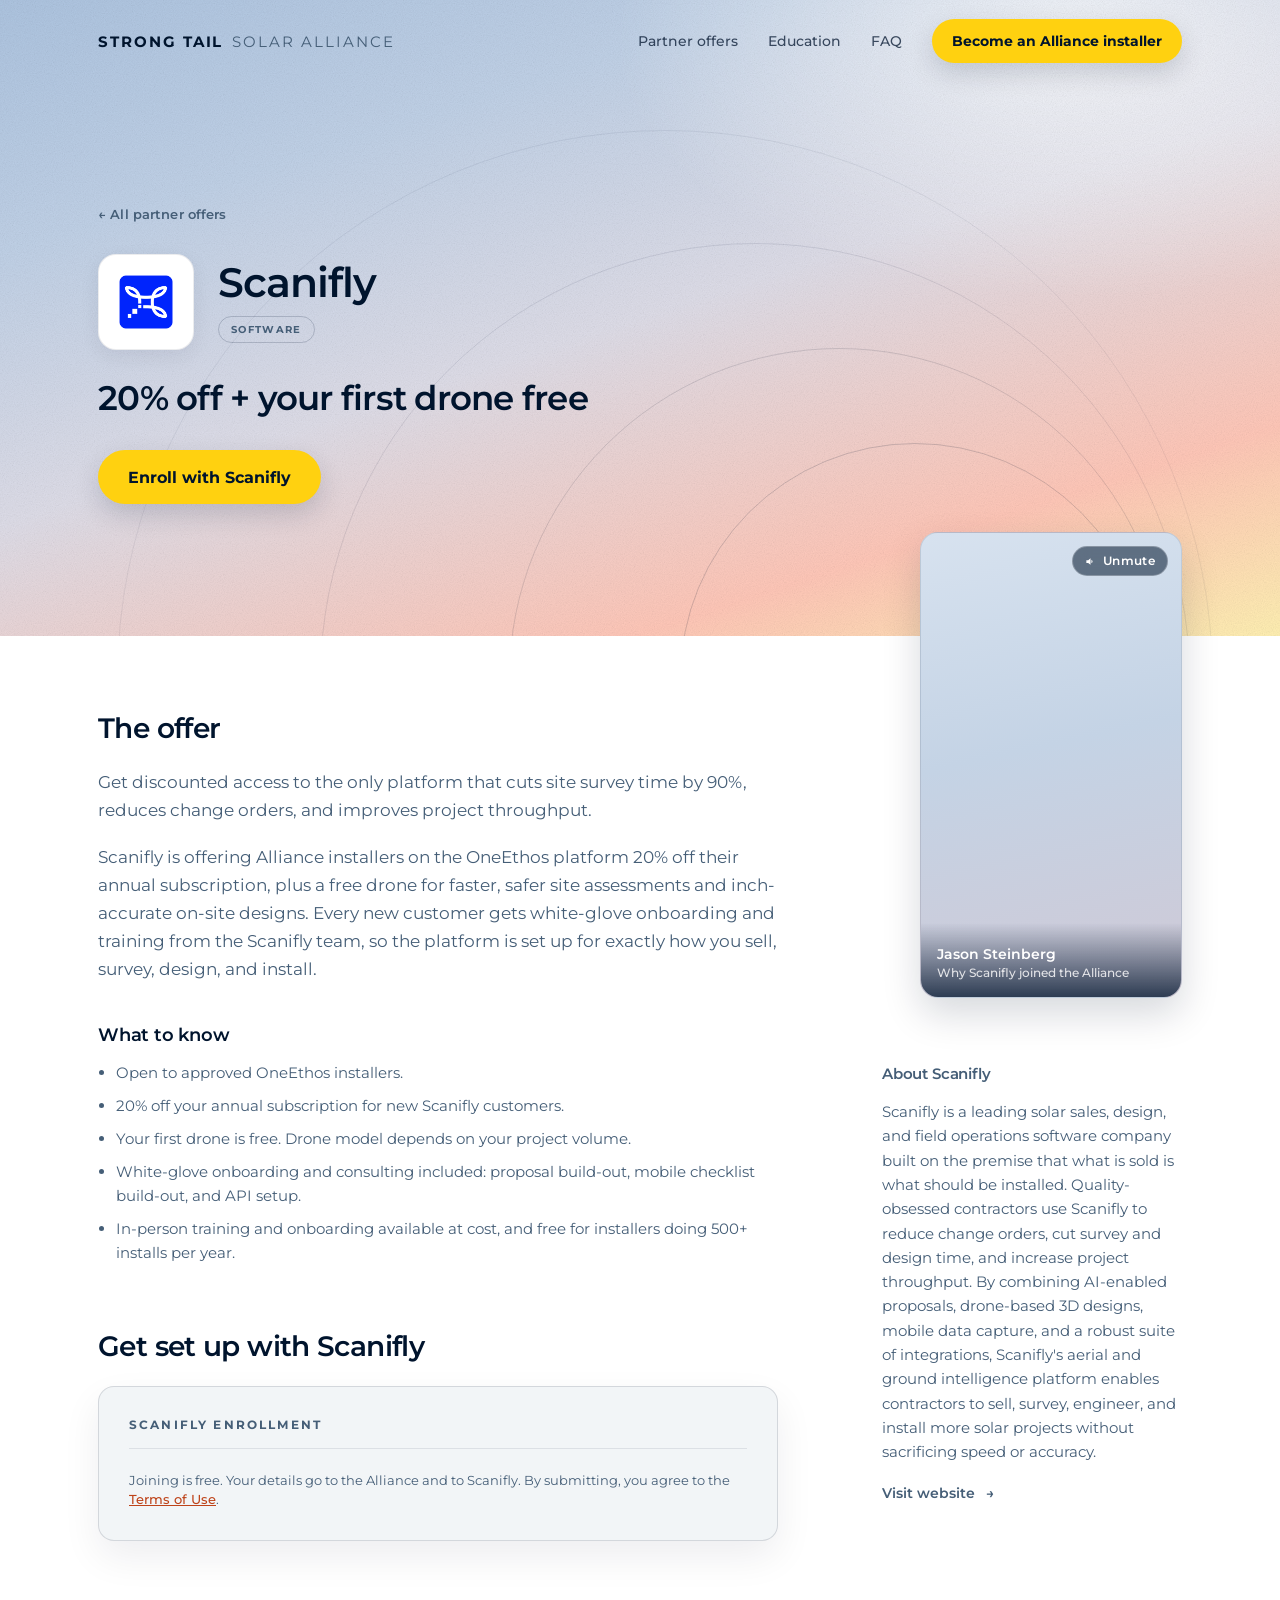
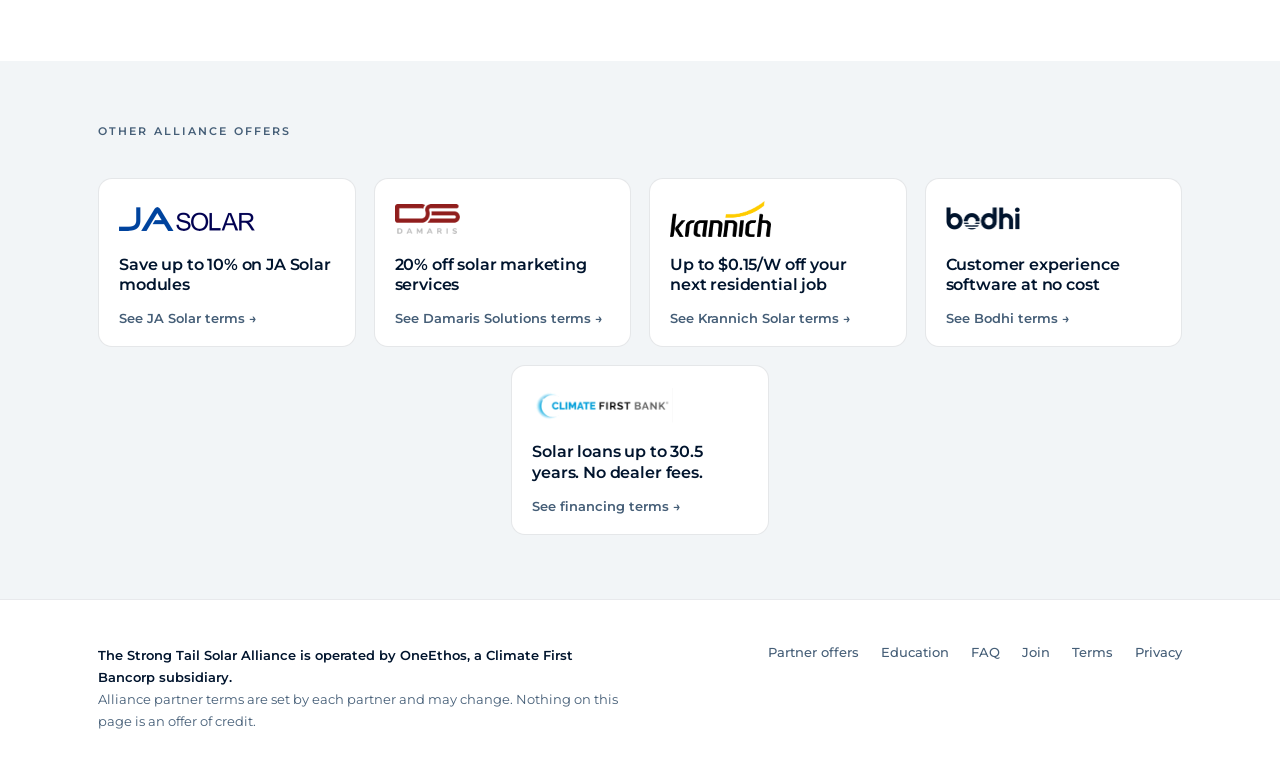
<file: partners/scanifly/index.html>
<!doctype html>
<html lang="en">
<head>
<meta charset="utf-8">
<meta name="viewport" content="width=device-width, initial-scale=1">

<title>Scanifly | Strong Tail Solar Alliance</title>
<meta name="description" content="20% off + your first drone free. A Strong Tail Solar Alliance partner offer for local and regional installers.">

<link rel="canonical" href="https://strongtail.bodhi.solar/partners/scanifly/">
<meta property="og:type" content="website">
<meta property="og:url" content="https://strongtail.bodhi.solar/partners/scanifly/">
<meta property="og:site_name" content="Strong Tail Solar Alliance">
<meta property="og:title" content="Scanifly | Strong Tail Solar Alliance">
<meta property="og:description" content="20% off + your first drone free">
<!-- Partners will share these URLs themselves, so the card matters. Falls back
     to the site card until per-partner OG images exist. Absolute URLs are
     required: scrapers do not resolve relative paths. -->
<meta property="og:image" content="https://strongtail.bodhi.solar/assets/og-image.jpg">
<meta property="og:image:type" content="image/jpeg">
<meta property="og:image:width" content="1200">
<meta property="og:image:height" content="630">
<meta property="og:image:alt" content="Strong Tail Solar Alliance. A stronger solar industry starts with stronger local installers">
<meta name="twitter:card" content="summary_large_image">
<meta name="twitter:image" content="https://strongtail.bodhi.solar/assets/og-image.jpg">
<meta name="twitter:title" content="Scanifly | Strong Tail Solar Alliance">
<meta name="twitter:description" content="20% off + your first drone free">
<meta name="theme-color" content="#FFFCF5">

<link rel="icon" href="/favicon.ico" sizes="16x16 32x32 48x48">
<link rel="icon" type="image/png" sizes="32x32" href="../../assets/favicon-32.png">
<link rel="apple-touch-icon" sizes="180x180" href="../../assets/apple-touch-icon.png">

<link rel="preconnect" href="https://fonts.googleapis.com">
<link rel="preconnect" href="https://fonts.gstatic.com" crossorigin>
<link href="https://fonts.googleapis.com/css2?family=Montserrat:wght@400;500;600;700&display=swap" rel="stylesheet">

<!-- Asset paths are relative, matching index.html. Partner pages always sit at
     exactly partners/<id>/, so the depth is constant. Relative also means the
     page renders correctly opened straight off disk, which is what
     tools/qa.mjs does. In-site navigation below is root-relative instead,
     because those are links, not assets, and "/" reads correctly in the bar. -->
<link rel="stylesheet" href="../../styles/tokens.css">
<link rel="stylesheet" href="../../styles/site.css">
</head>
<body>

<a class="skip-link" href="#main">Skip to content</a>

<div class="page">

  <!-- ============================ HEADER ============================
       Identical to index.html except the wordmark is a link home. `id="hdr"`
       is the contract with js/main.js, which toggles `.stuck` past 420px.

       THE HEADER CTA MUST NEVER BE HIDDEN. Below 900px the nav links hide and
       the CTA label swaps; the rule is scoped to `.nav > a:not(.btn)`.   -->
  <header class="site-header" id="hdr"><div class="bar">
    <a class="wm" href="/"><span class="wm-a">STRONG TAIL</span><span class="wm-b">SOLAR ALLIANCE</span></a>
    <nav class="nav" aria-label="Primary">
      <a href="/#offers">Partner offers</a><a href="/#education">Education</a><a href="/#faq">FAQ</a>
      <a class="btn btn--sm" href="#enroll"><span class="cta-long">Become an Alliance installer</span><span class="cta-short">Join the Alliance</span></a>
    </nav>
  </div></header>

  <main id="main">

  <!-- ========================= 1. IDENTITY =========================
       Logo, name, chip, the offer, and the CTA. 636px, the same height as the
       landing hero, so an installer arriving from that page sees the same band
       depth and the two read as one site.                               -->
  <section class="sec ident" aria-labelledby="partner-name">
    <div class="layer sky"></div><div class="layer wash"></div>
    <div class="orb r1"></div><div class="orb r2"></div><div class="orb r3"></div><div class="orb r4"></div>
    <div class="grain"></div>

    <div class="wrap">
      <a class="back" href="/#offers">&larr; All partner offers</a>
      <div class="idrow">
        <span class="tile">
          <img src="../../assets/logos/scanifly-square.png" alt="Scanifly" width="96" height="96">
          
        </span>
        <div class="idtext">
          <h1 class="h1 h1--name" id="partner-name">Scanifly</h1>
          <!-- An optional line under the name, for a partner whose public name and
               operating company differ. Climate First Bank is the only one today:
               Dema's title was "Climate First Bank Powered by OneEthos" and this is
               where that second half lives, deliberately not in the H1. A partner
               without one renders nothing here and the chip closes up. -->
          
          <span class="cat">Software</span>
        </div>
      </div>
      <p class="hero-offer">20% off + your first drone free</p>
      <a class="btn btn--lg" href="#enroll">Enroll with Scanifly</a>
    </div>
  </section>

  <!-- ========================== 2. BODY ============================
       Two columns that split by job: the left column is the transaction, the
       rail is the credibility. Each has one argument to make.           -->
  <section class="sec sec--open g-white">
    <div class="wrap">
      <div class="split">

        <!-- left, top: the offer -->
        <div class="col-a">
          <h2 class="h2 h2--tight">The offer</h2>
          <!-- The qualifier is the partner's own value statement, the same one
               the landing card carries. publicDescription is Offer Form field
               10, the exact text the Alliance may publish, verbatim. -->
          <!-- publicDescription is the fuller, approved statement of the offer, so
               where it exists it replaces the qualifier rather than following it:
               the two overlap heavily and the card already carries the qualifier.
               A partner without one still shows their qualifier here. -->
          
          <!-- The <p> or <ul> wrapper is built by tools/partner-pages.mjs, because
               a block is a paragraph or a list depending on its own content and
               render()'s if: blocks cannot branch inside a repeat body. Keep the
               indentation: it is what puts the emitted tag on this column. -->
          
          <p class="offer-body">Get discounted access to the only platform that cuts site survey time by 90%, reduces change orders, and improves project throughput.</p>
          
          <p class="offer-body">Scanifly is offering Alliance installers on the OneEthos platform 20% off their annual subscription, plus a free drone for faster, safer site assessments and inch-accurate on-site designs. Every new customer gets white-glove onboarding and training from the Scanifly team, so the platform is set up for exactly how you sell, survey, design, and install.</p>
          

          
          <!-- Guarded on showKnow, not whatToKnow, because a partner can be
               between the two states: their copy is not here yet, but the
               heading is held open so the section does not vanish and reappear.
               Inside the guard on purpose, so it does not ship to the pages
               that have no such section. render()'s if: blocks do not nest, so
               the empty <ul> is left to render rather than guarded separately.
               Harmless: .know ul is margin:0, so with no <li> it takes up
               nothing. -->
          <div class="know">
            <p class="h3 h3--sm">What to know</p>
            <ul>
              
              <li>Open to approved OneEthos installers.</li>
              
              <li>20% off your annual subscription for new Scanifly customers.</li>
              
              <li>Your first drone is free. Drone model depends on your project volume.</li>
              
              <li>White-glove onboarding and consulting included: proposal build-out, mobile checklist build-out, and API setup.</li>
              
              <li>In-person training and onboarding available at cost, and free for installers doing 500+ installs per year.</li>
              
            </ul>
            <!-- A partner's own compliance line, in small type under the list. Built
                 by tools/partner-pages.mjs and empty for a partner without one, for
                 the same reason the empty ul is left to render: this sits inside the
                 showKnow guard and render()'s if: blocks do not nest. An empty string
                 emits nothing at all, which is better here than an empty paragraph. -->
            
          </div>
          
        </div>

        <!-- right: the partner in their own words, then who they are -->
        <aside class="rail" aria-labelledby="about-partner">
          
          <!-- A real link to the video on YouTube, which js/main.js upgrades in
               place to a lightbox. That order matters: with no JavaScript, a
               blocked script or an src the generator could not read an id out of,
               the anchor is still here and still plays the video.

               Nothing is requested from youtube.com until someone clicks. The
               poster is a local image and the iframe is built on demand, so a
               reader who never presses play is handed no player and no cookie.

               The poster carries its width and height because this card sits above
               the fold, pulled up into the gradient band, and must not shift the
               rail as it loads. Not lazy, for the same reason. -->
          <div class="vidwrap">
            <a class="vid" href="https://youtube.com/shorts/tk77JcqWbL8" data-yt="tk77JcqWbL8" target="_blank" rel="noopener" aria-label="Play video: Jason Steinberg, Why Scanifly joined the Alliance">
              <img src="../../assets/video/scanifly-poster.jpg" alt="" width="540" height="960">
              <span class="play" aria-hidden="true"></span>
              <span class="cap">
                <span class="who">Jason Steinberg</span>
                <span class="rol">Why Scanifly joined the Alliance</span>
              </span>
            </a>
          </div>
          

          <!-- No file yet, but the speaker is named: the labelled placeholder
               card from the approved mockup. It is a div, not a link, so it adds
               no dead click target and no tab stop. A partner with no speaker
               named gets no video block at all. -->
          
          <div class="about">
            <p class="h3 h3--sm" id="about-partner">About Scanifly</p>
            <p>Scanifly is a leading solar sales, design, and field operations software company built on the premise that what is sold is what should be installed. Quality-obsessed contractors use Scanifly to reduce change orders, cut survey and design time, and increase project throughput. By combining AI-enabled proposals, drone-based 3D designs, mobile data capture, and a robust suite of integrations, Scanifly's aerial and ground intelligence platform enables contractors to sell, survey, engineer, and install more solar projects without sacrificing speed or accuracy.</p>
            
            <a class="tlink" href="https://scanifly.com/" target="_blank" rel="noopener">Visit website <span class="arw">&rarr;</span></a>
            
          </div>
        </aside>

        <!-- left, bottom: enrollment -->
        <div class="col-b" id="enroll">
          <h2 class="h2 h2--tight">Get set up with Scanifly</h2>

          <!-- HubSpot v4 developer embed, the same one index.html uses. Renders
               server-side HTML into the div below via innerHTML, NOT an iframe,
               which is why styles/site.css can style it. The one iframe HubSpot
               inserts is a hidden POST target.

               If the render endpoint fails, HubSpot's loader silently swaps the
               class to hs-form-frame and loads the IFRAMED embed instead: the form
               still works but every style we set disappears. js/main.js watches for
               that and shouts.

               Portal 4854223, region na2, one form per partner. The loader carries a
               MutationObserver, so one copy per page handles the div wherever it sits.

               The two branches below must not contain an if: of their own.
               render() in tools/partner-pages.mjs matches non-greedily, so an
               outer block closes on the first closing if marker it meets: they
               do not nest. Do not write that marker literally in a comment
               either, which is what broke this one first time round. An HTML
               comment ends at its first closing angle sequence, so the rest of
               the sentence leaked onto the page as visible text. -->
          
          <script src="https://js-na2.hsforms.net/forms/embed/developer/4854223.js" defer></script>
          <div class="form form--partner" id="hubspot-form">
            <p class="fh">Scanifly enrollment</p>
            <div class="hs-form-html"
                 data-region="na2"
                 data-portal-id="4854223"
                 data-form-id="42070ec1-053b-4c67-872a-c1c2bd733b20"></div>
            <p class="note-sm">Joining is free. Your details go to the Alliance and to Scanifly.
              By submitting, you agree to the <a class="tlink--inline" href="/terms/">Terms of Use</a>.</p>
            <noscript>
              <p class="note-sm">This form needs JavaScript. If it does not appear, email
              <a class="tlink" href="mailto:hello@bodhi.solar">hello@bodhi.solar</a> and we will
              set you up.</p>
            </noscript>
          </div>
          
          
        </div>

      </div>
    </div>
  </section>

  <!-- ====================== 3. OTHER OFFERS ========================
       The rest of the roster. Complements, not substitutes, which is why
       showing them here is right and would be wrong on a marketplace.   -->
  <section class="sec sec--slim g-tint others" aria-labelledby="other-offers">
    <div class="wrap">
      <p class="eyebrow lbl" id="other-offers">Other Alliance offers</p>
      <div class="mini-grid">
        
        <a class="mini" href="/partners/ja-solar/">
          <span class="mslot"><img src="../../assets/logos/ja-solar.png" alt="JA Solar" style="--lh:24px"></span>
          <p class="mo">Save up to 10% on JA Solar modules</p>
          <p class="ml">See JA Solar terms &rarr;</p>
        </a>
        
        <a class="mini" href="/partners/damaris-solutions/">
          <span class="mslot"><img src="../../assets/logos/damaris-solutions.png" alt="Damaris Solutions" style="--lh:30px"></span>
          <p class="mo">20% off solar marketing services</p>
          <p class="ml">See Damaris Solutions terms &rarr;</p>
        </a>
        
        <a class="mini" href="/partners/krannich/">
          <span class="mslot"><img src="../../assets/logos/krannich.png" alt="Krannich Solar" style="--lh:36px"></span>
          <p class="mo">Up to $0.15/W off your next residential job</p>
          <p class="ml">See Krannich Solar terms &rarr;</p>
        </a>
        
        <a class="mini" href="/partners/bodhi/">
          <span class="mslot"><img src="../../assets/logos/bodhi.png" alt="Bodhi" style="--lh:23px"></span>
          <p class="mo">Customer experience software at no cost</p>
          <p class="ml">See Bodhi terms &rarr;</p>
        </a>
        
        <a class="mini" href="/partners/climate-first-bank/">
          <span class="mslot"><img src="../../assets/logos/climate-first-bank.png" alt="Climate First Bank" style="--lh:36px"></span>
          <p class="mo">Solar loans up to 30.5 years. No dealer fees.</p>
          <p class="ml">See financing terms &rarr;</p>
        </a>
        
      </div>
    </div>
  </section>

  </main>

  <!-- ============================ FOOTER ============================
       Copied from index.html so the two cannot drift. If the footer changes
       there, change it here.                                            -->
  <footer class="foot">
    <div class="wrap"><div class="row">
      <p class="op"><b>The Strong Tail Solar Alliance is operated by OneEthos, a Climate First Bancorp subsidiary.</b><br>
      Alliance partner terms are set by each partner and may change. Nothing on this page is an
      offer of credit.</p>
      <nav class="links" aria-label="Footer">
        <a href="/#offers">Partner offers</a><a href="/#education">Education</a>
        <a href="/#faq">FAQ</a><a href="/#join">Join</a><a href="/terms/">Terms</a>
        <!-- OneEthos operates the Alliance and its forms collect personal data, so
             the notice lives with the operator rather than as a second policy here.
             Off-site, hence the new tab and rel="noopener". -->
        <a href="https://www.oneethos.com/privacy-policy" target="_blank" rel="noopener">Privacy</a>
      </nav>
    </div></div>
  </footer>

</div>

<script src="../../js/main.js"></script>
</body>
</html>
</file>
<file: styles/tokens.css>
/* ---------------------------------------------------------------------------
   Strong Tail Solar Alliance — design tokens
   Single source of truth for colour, geometry, type and spacing.
   Never re-derive a value from a screenshot. Change it here or nowhere.
   --------------------------------------------------------------------------- */
:root{
  --blue:#00142D; --yellow:#FFD110; --yellow-h:#FFDA45; --salmon:#FF6F47;
  --blue-0:#ADC4E0; --blue-1:#C0D1E7; --mist-1:#DEDDE8; --salmon-1:#FFC7B8; --yellow-1:#FFF0B2;
  /* --ink-soft and --accent-text are CONTRAST-DERIVED. Do not lighten them.
     Both were measured against every ground they sit on and set to clear WCAG
     AA for normal text, 4.5:1. Lightening either by a shade puts body copy,
     eyebrows, card links and form labels back below the line.
       --ink-soft     6.73 on white, 6.15 on tint, 5.31 on #E7E3E9
       --accent-text  5.24 on white, 4.79 on tint
     Brand Salmon #FF6F47 is 2.7:1 and is never used as text.

     KNOWN EXCEPTION, measured 28 Aug 2026 and accepted by Scott. Those figures
     are for white, tint and the LIGHTEST part of the gradient. The gradient
     actually runs to #B3C7DF at the blue end and #F5C6BB through the salmon,
     and on those --ink-soft lands 3.89 to 4.38, below AA. It affects text on
     gradient bands only: the education eyebrow, lede, small and micro, the
     hero micro line, and .back and .idtext .cat on partner pages. Everything on
     white and tint passes comfortably. Darkening this token to #3B5167 would
     clear every ground if that is ever revisited.                        */
  --ink:#00142D; --ink-soft:#455E77; --accent-text:#BE4319;
  --on-dark:#FFFFFF; --on-dark-soft:#A9BCCE;
  --white:#FFFFFF; --tint:#F2F5F7; --cream:#FFFCF5;
  --rule:rgba(0,20,45,.13); --rule-soft:rgba(0,20,45,.09);
  --l1:rgba(0,20,45,.17); --l2:rgba(0,20,45,.13); --l3:rgba(0,20,45,.095); --l4:rgba(0,20,45,.068);
  --cx:365px; --cy:-42px; --r0:235px; --skew:0.8;
  --sky-angle:162deg;
  --grain:0.20; --font:'Montserrat',Arial,sans-serif;
  --gutter:48px; --maxw:1180px;
  /* How far the thanks page's game card breaks up over the gradient band. Since
     10 Sept 2026 the card is the first thing in its band, so this IS the overlap
     and nothing is subtracted from it. It read 200px when the caption sat above
     the card and ate 93px of the pull; 107 is the overlap that arrangement
     actually produced, measured at 1280px before the change. The 900px block in
     site.css carries the matching 51px. */
  --game-pull:107px;
  --s3:16px; --s4:24px; --s5:40px; --s6:64px; --s7:96px; --s8:120px;
}
</file>
<file: styles/site.css>
/* ---------------------------------------------------------------------------
   Strong Tail Solar Alliance — site styles
   Loaded after tokens.css, which defines every custom property used here.
   --------------------------------------------------------------------------- */
*,*::before,*::after{box-sizing:border-box}
html{scroll-behavior:smooth}
body{margin:0;font-family:var(--font);color:var(--ink);background:var(--cream);
  -webkit-font-smoothing:antialiased;font-size:16px}
img,svg{max-width:100%;display:block}
a{color:inherit}
:focus-visible{outline:2px solid var(--ink);outline-offset:3px}

/* ============================ shared primitives ========================== */
.wrap{max-width:var(--maxw);margin:0 auto;padding-left:var(--gutter);padding-right:var(--gutter);
  position:relative;z-index:10}
.sec{position:relative;overflow:hidden;isolation:isolate;padding:var(--s8) 0}
.sec--slim{padding:var(--s6) 0}
.layer{position:absolute;inset:0;z-index:0;pointer-events:none}

/* grounds */
.g-white{background:var(--white)}
.g-tint{background:var(--tint)}
.g-dark{background:var(--blue);color:var(--on-dark)}
.sky{background:linear-gradient(var(--sky-angle),var(--blue-0) 0%,var(--blue-1) 24%,var(--mist-1) 50%,var(--salmon-1) 80%,var(--yellow-1) 100%)}
.wash{background:radial-gradient(ellipse 58% 66% at 84% 6%,rgba(255,255,255,.76) 0%,rgba(255,255,255,0) 62%)}
.grain{position:absolute;inset:0;z-index:6;pointer-events:none;opacity:var(--grain);mix-blend-mode:multiply;
  background-image:url("data:image/svg+xml,%3Csvg xmlns='http://www.w3.org/2000/svg' width='240' height='240'%3E%3Cfilter id='n'%3E%3CfeTurbulence type='fractalNoise' baseFrequency='0.9' numOctaves='4' stitchTiles='stitch'/%3E%3CfeColorMatrix type='saturate' values='0'/%3E%3C/filter%3E%3Crect width='240' height='240' filter='url(%23n)'/%3E%3C/svg%3E");
  background-size:240px 240px}
.g-dark .grain{mix-blend-mode:screen;opacity:.14}

/* ring geometry: one shared centre, gaps compressed on the right */
.orb{position:absolute;border-radius:50%;z-index:2;pointer-events:none;
  width:calc(var(--r)*2);height:calc(var(--r)*2);
  right:calc(var(--cx) - var(--r) + var(--skew)*(var(--r) - var(--r0)));
  bottom:calc(var(--cy) - var(--r))}
.r1{--r:235px;border:1px solid var(--l1)} .r2{--r:330px;border:1px solid var(--l2)}
.r3{--r:435px;border:1px solid var(--l3)} .r4{--r:548px;border:1px solid var(--l4)}
.horizon{position:absolute;left:var(--gutter);right:var(--gutter);bottom:26px;height:1px;
  background:var(--rule);z-index:3}

/* type */
h1,h2,h3,h4,p{margin:0}
.h1{font-size:clamp(32px,3.9vw,52px);font-weight:600;line-height:1.08;letter-spacing:-.026em}
.h2{font-size:clamp(26px,2.8vw,38px);font-weight:600;line-height:1.14;letter-spacing:-.022em}
.h3{font-size:20px;font-weight:600;line-height:1.28;letter-spacing:-.012em}
.lede{font-size:17.5px;font-weight:400;line-height:1.65;color:var(--ink-soft);max-width:68ch}
.body{font-size:16px;line-height:1.66;color:var(--ink-soft)}
.small{font-size:14.5px;line-height:1.55;color:var(--ink-soft)}
.micro{font-size:13.5px;font-weight:600;color:var(--ink-soft);letter-spacing:.015em}
.eyebrow{font-size:10.5px;font-weight:600;letter-spacing:.20em;text-transform:uppercase;color:var(--ink-soft)}
.g-dark .lede,.g-dark .body,.g-dark .small{color:var(--on-dark-soft)}
.g-dark .eyebrow{color:#7E93A8}

/* section intro: left aligned, same axis as the hero headline */
.intro{max-width:760px;margin:0 0 var(--s6)}
.intro .eyebrow{margin:0 0 var(--s3)}
.intro .h2{margin:0 0 var(--s4)}
.centred{text-align:center;margin-left:auto;margin-right:auto}

/* buttons: solid yellow everywhere, one primary action on the page */
.btn{border-radius:999px;font-family:var(--font);cursor:pointer;border:0;
  display:inline-flex;align-items:center;justify-content:center;text-decoration:none;
  background:var(--yellow);color:var(--blue);font-weight:700;
  box-shadow:0 10px 26px rgba(0,20,45,.16);transition:background .18s ease,box-shadow .18s ease,transform .18s ease}
.btn:hover{background:var(--yellow-h);box-shadow:0 12px 30px rgba(0,20,45,.20);transform:translateY(-1px)}
.btn--lg{font-size:15.5px;padding:0 30px;min-height:54px}
.btn--sm{font-size:13.5px;padding:0 20px;min-height:44px}
.btn--wide{width:100%}
.tlink{font-size:14px;font-weight:600;color:var(--ink-soft);text-decoration:none;
  border-bottom:1px solid transparent;padding-bottom:2px;
  transition:color .18s ease,border-color .18s ease}
.tlink .arw{display:inline-block;margin-left:7px;transition:transform .18s ease}
.tlink:hover{color:var(--accent-text);border-bottom-color:rgba(190,67,25,.36)}

/* ============================== header =================================== */
.site-header{order:0;position:sticky;top:0;z-index:120;height:82px;display:flex;align-items:center;
  transition:background .25s ease,box-shadow .25s ease,height .25s ease}
.site-header .bar{max-width:var(--maxw);width:100%;margin:0 auto;padding:0 var(--gutter);
  display:flex;align-items:center;justify-content:space-between;gap:20px}
.site-header .nav{display:flex;align-items:center;gap:30px;font-size:13.5px;font-weight:500;color:var(--ink)}
.site-header .nav>a{opacity:.74;text-decoration:none}
.site-header .nav>a.btn{opacity:1}
.cta-short{display:none}
.site-header .nav>a:hover{opacity:1}
.site-header.stuck{background:rgba(255,255,255,.86);height:68px;
  -webkit-backdrop-filter:blur(14px) saturate(160%);backdrop-filter:blur(14px) saturate(160%);
  box-shadow:0 1px 0 var(--rule-soft),0 8px 24px rgba(0,20,45,.06)}
.wm{color:var(--ink);display:flex;align-items:center;gap:9px;line-height:1}
.wm-a{font-size:15px;font-weight:700;letter-spacing:.13em}
.wm-b{font-size:15px;font-weight:400;letter-spacing:.13em;color:var(--ink-soft)}

/* =============================== hero ==================================== */
/* .arrive is the /thanks/ arrival band, grouped with .hero rather than given its
   own copies of these values. It was built as a clone of the landing CLOSING
   band until 10 Sept 2026, which is why it was centred, sat on a 0.72 gradient
   over a white ground, and took its height from its content. Every other page on
   the site opens with this box instead, and Scott asked for the thank you page to
   match. Grouped selectors, so nobody can retune the hero's proportions and leave
   the thank you page behind. .arrive's own two rules are further down, with the
   game band it has to reserve room for. */
.hero,.arrive{min-height:636px;display:flex;align-items:center;padding:0;margin-top:-82px}
.hero .wrap{width:100%;padding-top:200px;padding-bottom:52px}
.hero .copy,.arrive .copy{max-width:700px}
.hero .h1,.arrive .h1{margin:0 0 var(--s4)}
.hero .lede,.arrive .lede{margin:0 0 36px}
.hero .micro,.arrive .micro{margin:24px 0 0}

/* ============================ logo strip ================================= */
.strip{padding:30px 0 34px}
.strip .lbl{margin:0 0 var(--s3)}
.logo-row{display:flex;flex-wrap:wrap;align-items:center;justify-content:center;gap:18px 44px}
/* No opacity here: it composited the grey lighter than its hex suggested and
   dropped the fallback wordmarks below AA. Image slots set their own
   opacity:1 further down, so nothing else changes. */
.logo-slot{font-size:13px;font-weight:700;letter-spacing:.10em;text-transform:uppercase;
  color:var(--ink-soft)}

/* ============================== cards ==================================== */
.grid{display:flex;flex-wrap:wrap;justify-content:center;gap:22px}
.grid--3>*{flex:0 1 calc((100% - 44px)/3)}
.card{cursor:pointer;background:var(--white);border:1px solid rgba(0,20,45,.10);border-radius:16px;padding:26px 24px 24px;
  position:relative;overflow:hidden;
  display:flex;flex-direction:column;transition:border-color .18s ease,box-shadow .18s ease,transform .18s ease}
.card .cat{position:absolute;top:24px;right:22px;font-size:9.5px;font-weight:700;letter-spacing:.14em;
  text-transform:uppercase;color:var(--ink-soft);border:1px solid rgba(0,20,45,.14);border-radius:999px;padding:5px 9px}
.card:hover,.card:focus-within{border-color:rgba(255,111,71,.90);
  box-shadow:0 16px 38px rgba(255,111,71,.16);transform:translateY(-3px)}
.card:hover .offer,.card:focus-within .offer{border-bottom-color:rgba(255,111,71,.42)}
.card:hover .cat,.card:focus-within .cat{color:var(--accent-text);border-color:rgba(190,67,25,.38)}
.card:hover .tlink,.card:focus-within .tlink{color:var(--accent-text);border-bottom-color:rgba(190,67,25,.36)}
.card:hover .tlink .arw,.card:focus-within .tlink .arw{transform:translateX(5px)}
.card .slot{height:40px;display:flex;align-items:center;margin:0 0 22px}
.card .slot img.lg{height:var(--lh);width:auto;object-fit:contain}
.card .slot .ph{font-size:14px;font-weight:700;letter-spacing:.06em;color:var(--ink-soft);
  border:1px dashed rgba(0,20,45,.20);border-radius:6px;padding:7px 11px;line-height:1}
.card .offer{font-size:21px;font-weight:600;line-height:1.24;letter-spacing:-.014em;color:var(--ink);
  margin:0 0 14px;padding-bottom:14px;border-bottom:1px solid rgba(0,20,45,.09);
  transition:border-color .18s ease}
.card .slot{max-width:calc(100% - 96px)}
.card .qual{font-size:14px;line-height:1.55;color:var(--ink-soft);margin:0 0 20px}
.card .card-cta{margin-top:auto}
.tail{margin:var(--s6) 0 0;text-align:center}
.tail .small{margin:0 auto}
.target{margin:var(--s5) auto 0;max-width:720px;text-align:center;
  font-size:clamp(19px,1.7vw,23px);font-weight:600;line-height:1.42;letter-spacing:-.012em;color:var(--ink)}
.target b{color:var(--accent-text);font-weight:600}

/* ============================ webinar cards ============================== */
.datebox{display:flex;align-items:baseline;gap:9px;margin:0 0 18px;padding:0 0 16px;
  border-bottom:1px solid rgba(0,20,45,.10)}
.datebox .mo{font-size:11px;font-weight:700;letter-spacing:.18em;text-transform:uppercase;color:var(--accent-text)}
.datebox .day{font-size:36px;font-weight:700;line-height:.9;letter-spacing:-.035em;color:var(--ink)}
.datebox .yr{font-size:12px;font-weight:600;color:var(--ink-soft);margin-left:auto}
.card--edu .h3{margin:0 0 10px}
.card--edu .with{font-size:13px;font-weight:600;color:var(--ink-soft);margin:0 0 12px}
.card--edu .take{font-size:14px;line-height:1.55;color:var(--ink-soft);margin:0 0 22px}

/* ============================== compact ================================== */
.compact{padding:var(--s8) 0}
.compact .intro{max-width:820px;margin:0 0 var(--s6)}
.pact-label{font-size:11px;font-weight:700;letter-spacing:.22em;text-transform:uppercase;
  color:var(--yellow);margin:0 0 var(--s4)}
.pact{max-width:860px;border-top:1px solid rgba(255,255,255,.14)}
.pact .row{display:grid;grid-template-columns:56px 1fr;gap:0 20px;padding:26px 0;
  border-bottom:1px solid rgba(255,255,255,.14)}
.pact .num{font-size:30px;font-weight:700;line-height:1;color:var(--yellow);letter-spacing:-.02em}
.pact .claim{font-size:20px;font-weight:600;line-height:1.3;letter-spacing:-.014em;color:#fff;margin:0 0 8px}
.pact .sup{font-size:15px;line-height:1.6;color:var(--on-dark-soft);margin:0}

/* =============================== FAQ ===================================== */
.faq{max-width:820px}
.faq details{border-bottom:1px solid var(--rule-soft)}
.faq details:first-of-type{border-top:1px solid var(--rule-soft)}
.faq summary{list-style:none;cursor:pointer;padding:20px 40px 20px 0;position:relative;
  font-size:17px;font-weight:600;letter-spacing:-.01em;color:var(--ink)}
.faq summary::-webkit-details-marker{display:none}
.faq summary::after{content:"";position:absolute;right:8px;top:50%;width:11px;height:11px;
  border-right:1.6px solid var(--ink-soft);border-bottom:1.6px solid var(--ink-soft);
  transform:translateY(-70%) rotate(45deg);transition:transform .2s ease}
.faq details[open] summary::after{transform:translateY(-30%) rotate(-135deg)}
.faq .ans{padding:0 40px 22px 0;font-size:15.5px;line-height:1.62;color:var(--ink-soft)}

/* =============================== join ==================================== */
.join-grid{display:grid;grid-template-columns:1fr 1fr;gap:56px;align-items:start}
.join-copy .h2{margin:0 0 var(--s4)}
.join-copy p{margin:0 0 16px}
.form{background:var(--white);border:1px solid rgba(0,20,45,.10);border-radius:16px;padding:28px}
.f-row{display:grid;grid-template-columns:1fr 1fr;gap:14px}
.field{margin:0 0 14px}
.field label{display:block;font-size:12px;font-weight:600;letter-spacing:.04em;color:var(--ink-soft);margin:0 0 6px}
.field input,.field select,.field textarea{width:100%;font-family:var(--font);font-size:16px;color:var(--ink);
  background:#FBFCFD;border:1px solid rgba(0,20,45,.16);border-radius:9px;padding:11px 12px}
.field input:focus,.field select:focus,.field textarea:focus{outline:2px solid var(--ink);outline-offset:1px}
/* A textarea has a height and a resize handle; an input has neither. These are
   textarea facts, not a restatement of the surface above, which it now inherits
   along with every other control in the kit. Added with the installer check's
   log form, whose own CSS block is forbidden from describing a field. */
.field textarea{min-height:88px;line-height:1.5;resize:vertical;display:block}
.radios{display:flex;gap:18px;flex-wrap:wrap;font-size:14.5px;color:var(--ink)}
.radios label{display:flex;align-items:center;gap:7px}
/* The browser default is a saturated blue, which is a second accent on a page
   whose art direction allows exactly one, and it is the yellow submit. Tinting
   the control itself is the whole fix: no bespoke box, no pseudo-element, no
   hiding the real input, so the native focus ring and keyboard behaviour are
   untouched. Unsupported in very old browsers, which get the blue and are
   otherwise fine. */
.radios input{accent-color:var(--ink)}
.checks{display:grid;grid-template-columns:1fr 1fr;gap:8px 16px;font-size:14px;color:var(--ink-soft)}
.checks label{display:flex;align-items:center;gap:7px}
.fieldset{margin:0 0 18px;padding:0;border:0}
.fieldset legend{padding:0;font-size:12px;font-weight:600;letter-spacing:.04em;color:var(--ink-soft);margin:0 0 8px}
.steps-list{list-style:none;margin:var(--s5) 0 0;padding:0}
.steps-list li{display:grid;grid-template-columns:38px 1fr;gap:0 16px;padding:0 0 22px;position:relative}
.steps-list li:not(:last-child)::before{content:"";position:absolute;left:18px;top:34px;bottom:4px;
  width:1px;background:rgba(0,20,45,.14)}
.steps-list .sn{width:36px;height:36px;border-radius:50%;background:var(--yellow);color:var(--blue);
  display:flex;align-items:center;justify-content:center;font-size:15px;font-weight:700}
.steps-list .st{font-size:17px;font-weight:600;letter-spacing:-.01em;margin:6px 0 6px}

/* ============================ closing band =============================== */
.close{padding:var(--s8) 0;min-height:520px;display:flex;align-items:center;
  text-align:center;background:var(--white)}
.close .wrap{width:100%}
.close .h2{font-size:clamp(28px,3.2vw,44px)}
.sec--close .sky{opacity:.72}
.sec--close .orb{opacity:.8}
.close .h2{margin:0 0 var(--s5);max-width:620px;margin-left:auto;margin-right:auto}

/* ============================== footer =================================== */
.foot{background:var(--white);border-top:1px solid var(--rule-soft);padding:44px 0 52px}
.foot .row{display:flex;justify-content:space-between;gap:30px;flex-wrap:wrap;align-items:flex-start}
.foot .op{font-size:13px;line-height:1.7;color:var(--ink-soft);max-width:520px}
.foot .op b{color:var(--ink);font-weight:600}
.foot .links{display:flex;gap:22px;font-size:13px;font-weight:500;color:var(--ink-soft);flex-wrap:wrap}
.foot .links a{text-decoration:none}

/* ====================== rhythm: bookends / alt / continuous ============== */
.sec--edu{background:transparent}
.sec--faqs .layer.sky,.sec--faqs .layer.wash,.sec--faqs .orb,.sec--faqs .grain{display:none}

/* ============================ order control ============================== */
/* The CSS `order` values that used to live here were removed: they made visual
   order diverge from DOM order, so a keyboard user tabbed the FAQ before the
   form they could see above it (WCAG 2.4.3). index.html now carries the
   documented order directly. See DECISIONS.md. */
.page{display:flex;flex-direction:column}
/* grounds for the two sections whose class does not carry them */
.sec--faqs{background:var(--white)}
.sec--join{background:var(--tint)}

/* =============================== mobile ================================== */
@media (max-width:1000px){
  .grid--3>*{flex-basis:calc((100% - 22px)/2)}
  .join-grid{grid-template-columns:1fr;gap:36px}
}
@media (max-width:900px){
  :root{--gutter:26px;--s7:64px;--s8:80px;--cx:180px;--cy:-70px;--r0:150px;--game-pull:51px}
  .r1{--r:150px} .r2{--r:210px} .r3{--r:276px} .r4{--r:348px}
  .site-header .nav>a:not(.btn){display:none}
  .cta-long{display:none} .cta-short{display:inline}
  .hero{min-height:0} .hero .wrap{padding-top:170px;padding-bottom:128px}
  /* .arrive keeps its own padding-bottom: that is the game card's room, and it
     is already expressed in --game-pull, which this block retunes below. */
  .arrive{min-height:0} .arrive .wrap{padding-top:140px}
  .horizon{bottom:22px}
  .checks{grid-template-columns:1fr}
}
@media (max-width:620px){
  .wm{flex-direction:column;align-items:flex-start;gap:4px}
  .wm-a{font-size:15px;letter-spacing:.02em}
  .wm-b{font-size:9.5px;font-weight:500;letter-spacing:.26em}
  .grid--3>*{flex-basis:100%}
  .f-row{grid-template-columns:1fr}
  .logo-row{gap:14px 26px} .logo-slot{font-size:11px}
  .pact .row{grid-template-columns:38px 1fr;gap:0 14px}
  .pact .num{font-size:24px}
}

/* ====================== project additions ================================
   Two things the reference implementation has no equivalent for, kept in one
   marked block so site.css stays diffable against the design session output.
   Everything above this line is the kit's, minus the removed `order` block. */

/* Skip link. The kit has no landmark navigation of its own. */
.skip-link{position:absolute;left:var(--s3);top:-100px;z-index:200;
  background:var(--yellow);color:var(--blue);padding:12px 18px;border-radius:9px;
  font-size:14.5px;font-weight:700;text-decoration:none}
.skip-link:focus{top:var(--s3)}

/* Status line under the form submit. The kit's form is a visual stand-in with
   an <a> for a button, so it has nothing to report. Remove with the native
   form when the HubSpot embed goes in. */
.form-note{margin:14px 0 0;text-align:center;color:var(--accent-text)}
.form-note:empty{display:none}

/* DESIGN-SYSTEM section 9 requires this and the reference implementation has no
   rule for it, so the card hover, the header fade and the smooth scroll all ran
   regardless of the setting. `transition` is what carries every state change on
   this page, so switching it off is the whole of the work. */
@media (prefers-reduced-motion: reduce){
  html{scroll-behavior:auto}
  *,*::before,*::after{
    transition-duration:.01ms !important;
    animation-duration:.01ms !important;
    animation-iteration-count:1 !important;
    scroll-behavior:auto !important;
  }
}

/* Founding partner strip: the real marks, at their supplied colours.
   COPY.md section 2 governs this: "Logos as supplied, never tinted, textured or
   recoloured." So no greyscale, no filter, and no opacity dim on an image slot.
   The kit's .logo-slot sets opacity:.85, which is right for grey fallback text
   and wrong for a supplied logo, and a parent opacity creates a group a child
   cannot climb back out of. Hence a class on the slot rather than a rule on the
   img.

   Height derives from the same per-partner optical logoHeight the card uses,
   scaled by --strip-scale. Never set both width and height: constrain one and
   let the mark keep its ratio. DESIGN-SYSTEM section 9. */
.logo-row{ --strip-scale: 1 }
.logo-slot--img{ opacity: 1 }
.logo-slot--img img{
  height: calc(var(--lh) * var(--strip-scale) * var(--strip-fix, 1));
  width: auto; max-width: 100%; object-fit: contain;
}

/* Per-partner optical correction, tuned by eye against the row rather than
   calculated. --lh arrives inline from logoHeight and is the CARD's number, so
   inline wins over any rule here; --strip-fix multiplies it on the slot
   instead. Six marks side by side is a different problem from one mark alone
   in a card slot: JA Solar's chunky wordmark dominated the row at its card
   height, and Damaris's 9.5:1 wordmark disappeared at its.
   DESIGN-SYSTEM section 9: optical weight, never a shared pixel height. */
.logo-slot--climate-first-bank{ --strip-fix: .80 }   /* 36 -> 29 */
.logo-slot--bodhi            { --strip-fix: 1.05 }   /* 23 -> 24 */
.logo-slot--scanifly         { --strip-fix: .96 }    /* 24 -> 23 */
.logo-slot--ja-solar         { --strip-fix: .75 }    /* 24 -> 18 */
.logo-slot--damaris-solutions{ --strip-fix: .80 }    /* 30 -> 24, stacked lockup */
/* Krannich's mark is a yellow swoosh ABOVE the wordmark, so only 64% of its box
   is the readable half: logoHeight 36 puts the wordmark at 23px, level with
   Bodhi, but the full 36px mark then towers over a row whose next tallest is 29.
   .80 brings the wordmark to 18.6px, beside JA Solar's 18, which was reduced for
   the same reason: a chunky wordmark dominating the row. Judged against the row
   at 1.00, .88, .80 and .72. */
.logo-slot--krannich         { --strip-fix: .80 }    /* 36 -> 29, swoosh above the wordmark */
/* No step-down at the breakpoints on purpose. Shrinking the marks to hold one
   line is the thing DESIGN-SYSTEM section 9 rules out: "the strip wraps to two
   rows on tablet and three on mobile", and minimum legible height is about
   20px. At scale 1 the row wraps on its own at exactly those points and every
   mark stays legible; stepping --strip-scale down to .78 put JA Solar at 14px
   on a phone. --strip-scale stays as the single knob if the roster grows. */

/* Closing band supporting line. DESIGN-SYSTEM section 8 specified "one line, one
   button, nothing else"; Scott added a supporting line on 27 Aug 2026, so the
   band is now heading, line, button. The heading's bottom margin comes in to
   make room, and .lede has to be re-centred because its own rule is left-ranged
   with a 68ch measure, which fights a centred band. */
/* The kit capped this at 620px for a much shorter line. At 44px the new
   heading broke three ways with "you." alone on the last, so the measure opens
   up to hold it on two. */
.sec--close .h2{ margin-bottom: var(--s4); max-width: 800px }
.close-sub{ max-width: 40em; margin: 0 auto var(--s5); text-align: center }
/* ===========================================================================
   Partner detail pages — components
   Append verbatim to styles/site.css.

   Adds only new selectors and modifiers. Nothing here overrides a selector the
   landing page uses: the join form's .form is untouched, the partner form is
   .form.form--partner. No new tokens are needed; every value below comes from
   tokens.css.

   Verified against the live styles/site.css: no selector here collides with
   one the landing page uses. `.mini` appears there only inside a comment, and
   `.cat` and `.ph` are scoped to `.card`, which is why the two below are
   scoped to `.idtext` and `.tile`.

   Spec: docs-internal/PARTNER-PAGES.md
   Reference: docs-internal/reference/partner-page-mockup-v6.html
   =========================================================================== */

/* ---- type modifiers -------------------------------------------------------
   Partner pages run a slightly smaller scale than the landing page, so the
   partner name does not out-shout the offer line directly beneath it.        */
.h1--name{font-size:clamp(30px,3.2vw,42px)}
/* Both section headings on a partner page, "The offer" and "Get set up with
   [partner]", and they carry their own bottom margin because h1,h2,h3,h4,p
   {margin:0} at the top of this file zeroes it.

   Zero was wrong under "Get set up with [partner]": the next thing there is a
   tinted card with a border and a shadow, so the heading sat flush against a
   hard edge and read as the card's chrome rather than as its introduction. The
   card's own 30px of padding cannot help, because that holds the form off the
   border, not the border off the heading.

   It is on the CLASS, not scoped to .col-b, which is the whole point. Spacing
   only "Get set up with" left "The offer" at zero, and the mismatch was more
   visible than the original problem: nothing about "The offer" had changed, but
   next to a heading with air it read as newly cramped. Two headings at the same
   level get the same space or the page looks broken in a way that is hard to
   name. --s4 is the step .intro .h2 and .join-copy .h2 already take.

   The 56px row-gap between .col-a and .col-b is deliberately NOT reduced to
   absorb this. It is the only slack on the page, and spending it would leave
   each heading equidistant between the block above and its own content, which
   is what makes a heading stop reading as attached to what follows. The page
   is 48px taller instead. That is the correct trade.                        */
.h2--tight{font-size:clamp(22px,2.2vw,29px);margin:0 0 var(--s4)}
.h3--sm{font-size:18px}

/* ---- a band the video can break out of ---------------------------------- */
.sec--open{overflow:visible;isolation:auto;padding-top:76px}

/* the wordmark is a link on partner pages, a div on index.html */
.wm{text-decoration:none;color:var(--ink)}

/* ---- identity band ------------------------------------------------------- */
.ident{min-height:636px;display:flex;align-items:center;padding:0;margin-top:-82px}
.ident .wrap{width:100%;padding-top:128px;padding-bottom:54px}

.back{display:flex;width:max-content;align-items:center;gap:8px;font-size:13px;font-weight:600;
  color:var(--ink-soft);text-decoration:none;margin:0 0 32px;letter-spacing:.01em}
.back:hover{color:var(--accent-text)}

.idrow{display:flex;align-items:center;gap:24px;margin:0 0 28px}
.tile{flex:0 0 auto;width:96px;height:96px;border-radius:18px;background:var(--white);
  border:1px solid rgba(0,20,45,.08);box-shadow:0 6px 20px rgba(0,20,45,.07);
  display:flex;align-items:center;justify-content:center;padding:15px}
.tile img{max-width:100%;max-height:100%;width:auto;height:auto;display:block}
/* a partner with no square logo yet gets type, never an invented mark. Same
   approach as the dashed typographic placeholder in the landing page grid. */
.tile .ph{font-size:13px;font-weight:700;letter-spacing:.04em;line-height:1.2;text-align:center;
  color:var(--ink-soft);text-transform:uppercase}
.idtext h1{margin:0 0 12px}
/* An optional line under the name, for a partner whose public name and operating
   company differ. It pulls up tight to the name, because it qualifies the name
   rather than standing on its own, and the :has() cuts the h1's own margin so the
   pair reads as one block and the chip keeps its original distance. A partner with
   no byline is untouched. */
.idtext h1:has(+ .byline){margin-bottom:5px}
.idtext .byline{font-size:14px;font-weight:500;line-height:1.3;color:var(--ink-soft);margin:0 0 13px}

/* scoped to the identity band, so it cannot touch .card .cat on the landing grid */
.idtext .cat{display:inline-block;font-size:9.5px;font-weight:700;letter-spacing:.14em;text-transform:uppercase;
  color:var(--ink-soft);border:1px solid rgba(0,20,45,.18);border-radius:999px;padding:7px 12px}

.hero-offer{font-size:clamp(24px,2.7vw,34px);font-weight:600;line-height:1.2;letter-spacing:-.022em;
  color:var(--ink);margin:0 0 32px;max-width:26ch}

/* ---- the 9:16 partner video card ----------------------------------------
   .vidwrap's negative margin is what stops the card floating: it anchors the
   card to the gradient band's lower edge. Set margin-top to 0 to sit it flat
   in the body instead. That is the only value that changes.                 */
.vidwrap{max-width:262px;margin:-180px 0 var(--s6) auto}
.vid{display:block;width:100%;aspect-ratio:9/16;border-radius:18px;overflow:hidden;position:relative;
  background:linear-gradient(168deg,#D7E2EF 0%,#C4D3E5 46%,#CFC9D6 100%);
  border:1px solid rgba(0,20,45,.10);box-shadow:0 16px 38px rgba(0,20,45,.16);
  text-decoration:none;cursor:pointer;transition:transform .18s ease,box-shadow .18s ease}
.vid:hover,.vid:focus-visible{transform:translateY(-3px);box-shadow:0 22px 48px rgba(0,20,45,.22)}
.vid:focus-visible{outline:2px solid var(--ink);outline-offset:3px}
.vid img,.vid video{position:absolute;inset:0;width:100%;height:100%;object-fit:cover;display:block}
.vid .play{position:absolute;left:50%;top:46%;transform:translate(-50%,-50%);
  width:60px;height:60px;border-radius:50%;background:rgba(255,255,255,.92);
  display:flex;align-items:center;justify-content:center;box-shadow:0 6px 18px rgba(0,20,45,.20)}
.vid .play::after{content:"";width:0;height:0;margin-left:4px;
  border-left:17px solid var(--blue);border-top:11px solid transparent;border-bottom:11px solid transparent}
.vid .cap{display:block;position:absolute;left:0;right:0;bottom:0;padding:22px 16px 15px;
  background:linear-gradient(to top,rgba(0,20,45,.78),rgba(0,20,45,0));color:var(--on-dark)}
.vid .cap .who{display:block;font-size:14px;font-weight:600;line-height:1.3;margin:0 0 3px}
.vid .cap .rol{display:block;font-size:11.5px;font-weight:500;line-height:1.35;margin:0;color:rgba(255,255,255,.82)}

/* ---- body grid: transaction left, credibility right ---------------------- */
.split{display:grid;grid-template-columns:minmax(0,1fr) 300px;column-gap:64px;row-gap:56px;
  align-items:start}
.col-a{grid-column:1;grid-row:1}
.col-b{grid-column:1;grid-row:2}
.rail{grid-column:2;grid-row:1 / span 2}
/* .rail stays block layout on purpose. As a flex column it would collapse
   .vidwrap, whose width comes from max-width plus margin-left:auto.        */

/* ---- offer copy ---------------------------------------------------------- */
.offer-body{font-size:17px;line-height:1.66;color:var(--ink-soft);max-width:62ch;margin:0 0 18px}
/* A block inside publicDescription whose every line opens with "- ". Same size,
   colour and measure as .offer-body, so the list reads as the same voice as the
   paragraphs it sits between rather than as a second kind of copy. */
.offer-list{max-width:62ch;margin:0 0 18px;padding-left:18px}
.offer-list li{font-size:17px;line-height:1.66;color:var(--ink-soft);margin:0 0 8px}
.know{max-width:62ch;margin:var(--s5) 0 0}
.know .h3,.know .h3--sm{margin:0 0 14px}
.know ul{margin:0;padding-left:18px}
.know li{font-size:15px;line-height:1.6;color:var(--ink-soft);margin:0 0 9px}
/* A bullet may open with a short label, for a partner whose conditions are
   priced tiers rather than one-line facts. Full ink, not --ink-soft: bolding
   inside the soft grey barely registers, and the label is there to be scanned
   ahead of the sentence under it. */
.know li strong{color:var(--ink);font-weight:600}
/* A partner's own compliance line under the list. Same size and colour as the
   form's .note-sm, which is the site's established fine print, but that selector
   is scoped to .form and widening it would reach the join form on every page.
   .small at 14.5px is only half a pixel under .know li and would not read as fine
   print here. Sits inside .know, so it inherits the 62ch measure. */
.know .fine{font-size:12.5px;line-height:1.55;color:var(--ink-soft);margin:16px 0 0}

/* ---- the rail's About block ---------------------------------------------- */
.about .h3,.about .h3--sm{margin:0 0 14px}
.about p{font-size:15px;line-height:1.62;color:var(--ink-soft);margin:0 0 18px}

/* ---- the partner enrollment form ----------------------------------------
   A modifier, not an override. A white card on a white ground is not a
   surface, and the white inputs need something to be white against.        */
.form--partner{background:var(--tint);border-color:rgba(0,20,45,.13);padding:30px;
  max-width:680px;box-shadow:0 16px 38px rgba(0,20,45,.07)}
.form .fh{font-size:12px;font-weight:700;letter-spacing:.18em;text-transform:uppercase;color:var(--ink-soft);
  margin:0 0 22px;padding:0 0 16px;border-bottom:1px solid var(--rule-soft)}
.form .note-sm{font-size:12.5px;line-height:1.55;color:var(--ink-soft);margin:14px 0 0}
/* site.css gives inputs #FBFCFD, which is near-white on a white card. On the
   tint card they need the extra step to read as fields. */
.form--partner .field input,.form--partner .field select{background:var(--white)}

/* the one field that only exists on this partner's form */
.partner-field{background:#FFFBEA;border:1px solid rgba(255,209,16,.55);border-radius:10px;
  padding:14px;margin:0 0 16px}
.partner-field .tag{font-size:9.5px;font-weight:700;letter-spacing:.14em;text-transform:uppercase;
  color:#8A5A00;margin:0 0 9px}

/* ---- other Alliance offers strip ----------------------------------------- */
.others .lbl{margin:0 0 var(--s5)}
/* justify-content because six partners means five "others" on every partner
   page, which wraps to 4 + 1 and leaves the orphan hanging at the left edge.
   The landing grid already centres its short final row and DESIGN-SYSTEM
   section on the grid treats a left-hanging row as the thing that layout was
   built to avoid; this strip was written when five partners made exactly one
   full row and the case never came up. Added 4 Sept 2026 with Krannich. */
.mini-grid{display:flex;flex-wrap:wrap;justify-content:center;gap:18px}
.mini{flex:0 1 calc((100% - 54px)/4);background:var(--white);border:1px solid rgba(0,20,45,.10);
  border-radius:14px;padding:20px;text-decoration:none;display:flex;flex-direction:column;
  transition:border-color .18s ease,transform .18s ease,box-shadow .18s ease}
.mini:hover,.mini:focus-visible{border-color:rgba(255,111,71,.90);transform:translateY(-3px);
  box-shadow:0 12px 26px rgba(255,111,71,.14)}
.mini:focus-visible{outline:2px solid var(--ink);outline-offset:3px}
/* 40px slot, the same height as .card .slot on the landing grid, so the single
   `logoHeight` each partner already carries works unchanged in both places.
   Per-logo optical height via --lh. Never a shared pixel height. */
.mini .mslot{height:40px;display:flex;align-items:center;margin:0 0 16px}
.mini .mslot img{height:var(--lh);width:auto;display:block}
.mini .mo{font-size:16px;font-weight:600;line-height:1.3;color:var(--ink);letter-spacing:-.01em;margin:0 0 14px}
.mini .ml{font-size:13px;font-weight:600;color:var(--ink-soft);margin-top:auto}
.mini:hover .ml,.mini:focus-visible .ml{color:var(--accent-text)}

/* ---- responsive ---------------------------------------------------------- */
@media (max-width:1080px){
  .split{grid-template-columns:minmax(0,1fr) 262px;column-gap:48px}
  .vidwrap{margin-top:-152px}
}
@media (max-width:1000px){
  /* one column, and the rail lands between the two halves of the left column:
     the offer, then the video and About, then the form. The video reads as a
     break mid-scroll rather than a wall in front of the offer.              */
  .split{display:flex;flex-direction:column;gap:var(--s6)}
  .col-a{order:1} .rail{order:2} .col-b{order:3}
  .vidwrap{margin:0;max-width:236px}
  .rail{max-width:600px}
  .mini{flex:0 1 calc((100% - 18px)/2)}
  .about{margin-top:var(--s5)}
}
@media (max-width:760px){
  .ident{min-height:0}
  .ident .wrap{padding-top:114px;padding-bottom:44px}
  .idrow{gap:18px}
  .tile{width:80px;height:80px;border-radius:15px;padding:12px}
  .mini{flex:0 1 100%}
}
@media (max-width:400px){
  .idrow{flex-direction:column;align-items:flex-start;gap:16px}
}

/* ---- partner video placeholder ------------------------------------------
   From the approved mockup. Shown when a partner has named their speaker but
   not yet supplied the file, so the rail keeps its shape while the asset is
   outstanding. Labelled "Partner video, 9:16" so it reads as a placeholder
   rather than a video that will not play, and rendered as a div rather than a
   link so it adds no dead click target and no tab stop. A partner with no
   speaker named still gets no video block at all.
   Not photography: the card is the gradient and geometry already in use. */
.vid .stub{display:block;position:absolute;left:14px;right:14px;top:14px;font-size:9.5px;font-weight:700;
  letter-spacing:.14em;text-transform:uppercase;color:var(--ink-soft);text-align:center}
.vid--stub{cursor:default}
.vid--stub:hover{transform:none;box-shadow:0 16px 38px rgba(0,20,45,.16)}

/* ---- the video lightbox --------------------------------------------------
   Built by js/main.js on the first click of a partner video card, never by the
   page. The card itself is a link to YouTube; this is the upgrade, so none of
   these rules have anything to style until someone presses play.

   The plate is sized off the VIEWPORT HEIGHT, not its width. The video is 9:16,
   so height is what runs out first on every screen the site sees: deriving the
   width from 86vh keeps the whole of a vertical video on screen and lets the
   width fall where it must. The second half of the min() is the narrow-phone
   case, where width binds first after the 24px gutter either side.

   The backdrop is the same rgba(0,20,45) the card's own caption gradient uses,
   so the overlay reads as the card enlarged rather than as new furniture. */
.vlb{position:fixed;inset:0;z-index:200;display:flex;align-items:center;justify-content:center;
  padding:24px;background:rgba(0,20,45,.86);animation:vlb-in .16s ease}
/* The base reset carries no [hidden] rule and display:flex would beat one
   anyway, so the closed state is set here or the overlay never goes away. */
.vlb[hidden]{display:none}
@keyframes vlb-in{from{opacity:0}to{opacity:1}}
.vlb__frame{position:relative;width:min(calc(86vh * 9 / 16),calc(100vw - 48px));aspect-ratio:9/16;
  border-radius:18px;overflow:hidden;background:#000;
  border:1px solid rgba(255,255,255,.14);box-shadow:0 30px 80px rgba(0,20,45,.5)}
.vlb__frame iframe{position:absolute;inset:0;width:100%;height:100%;border:0;display:block}
/* Pinned to the viewport rather than to the plate: the plate's width changes with
   the height of the screen, and a close control that moves around with it is one
   the reader has to look for. */
.vlb__x{position:absolute;top:16px;right:16px;width:44px;height:44px;border-radius:50%;
  border:1px solid rgba(255,255,255,.22);background:rgba(255,255,255,.10);cursor:pointer;
  padding:0;transition:background .18s ease}
.vlb__x:hover{background:rgba(255,255,255,.20)}
.vlb__x:focus-visible{outline:2px solid var(--on-dark);outline-offset:3px}
/* Two bars crossed, the same geometric primitives the rest of the site draws
   with. No icon set: see docs-internal/CLAUDE.md rule 2. */
.vlb__x::before,.vlb__x::after{content:"";position:absolute;left:50%;top:50%;
  width:17px;height:1.5px;background:var(--on-dark);border-radius:1px}
.vlb__x::before{transform:translate(-50%,-50%) rotate(45deg)}
.vlb__x::after{transform:translate(-50%,-50%) rotate(-45deg)}
/* Hold the page still behind the dialog. Paired with the class js/main.js sets;
   changing either name means changing both. */
html.vlb-open{overflow:hidden}

/* ---- clickable card surfaces --------------------------------------------
   The offer card promised a click it did not deliver. `.card` already carries
   cursor:pointer and position:relative, but the overlay that makes the whole
   surface clickable was lost when css/pages.css was superseded by the design
   kit's site.css, which never had one. DESIGN-SYSTEM section 8: "The whole card
   is clickable and the cursor says so." This restores it, and makes the landing
   grid behave like the partner pages, where .mini is a real anchor wrapping the
   whole card.

   Trade-off, taken deliberately: a stretched link makes the card's text awkward
   to select. Giving the copy position:relative and a higher z-index would fix
   that and put the text back above the overlay, which would stop clicks on the
   offer line following the link and defeat the point. Full-card clickability is
   what the design chose. Screen readers are unaffected: this is a pseudo-element,
   so the accessible name and the single tab stop per card are unchanged.        */
.card .tlink::after{content:"";position:absolute;inset:0;z-index:1}

/* Webinar cards inherit cursor:pointer from .card but are NOT fully clickable,
   and should not be: the whole-card promise is scoped to the offer card, and
   every Register href is still "#", so an overlay would make each card one large
   dead link. Stop the cursor lying instead. Revisit when the registration URLs
   exist. */
.card--edu{cursor:auto}

/* A recorded session can carry a secondary link beside its button, today the
   Post-ITC playbook PDF. It is a .tlink for the type, but .card .tlink::after
   above would stretch it over the whole card and swallow clicks on the button,
   so the overlay is switched off here. Same reasoning as the cursor rule. */
.card--edu .card-cta{display:flex;flex-wrap:wrap;align-items:center;gap:12px 18px}
.card--edu .tlink::after{content:none}

/* ---- HubSpot v4 forms ----------------------------------------------------
   The embed is HubSpot's "developer" variant: it fetches server-rendered HTML
   and injects it with innerHTML, so this is ordinary CSS reaching ordinary
   markup. There is NO iframe, and no `css:''` option to pass, because there is
   no hbspt.forms.create() call.

   HubSpot's own stylesheet stays, but every rule in it reads
       var(--hsf-X, var(--hsf-default-X))
   so `--hsf-*` WITHOUT `default` is the intended override tier and always wins,
   whatever the specificity. Setting `--hsf-default-*` instead does NOT work:
   HubSpot pins those on the renderer element itself with a two-attribute
   selector that outranks anything we set on an ancestor. That was the first
   attempt and it silently did nothing.

   Scoped under .form so it cannot reach anything else. Classes are hsfc-*, not
   the older .hs-form / .hs-input. See BUILD-SPEC.md.                        */

.form{
  --hsf-global__font-family: var(--font);
  --hsf-global__color: var(--ink);
  --hsf-global__error-color: var(--accent-text);

  /* inputs -> .field input */
  --hsf-field-input__background-color: #FBFCFD;
  --hsf-field-input__border-color: rgba(0,20,45,.16);
  --hsf-field-input__border-style: solid;
  --hsf-field-input__border-width: 1px;
  --hsf-field-input__border-radius: 9px;
  --hsf-field-input__color: var(--ink);
  --hsf-field-input__font-family: var(--font);
  --hsf-field-input__padding: 11px 12px;
  /* 16px minimum, or iOS Safari zooms the page on focus */
  --hsf-field-input__font-size: 16px;

  /* labels -> .field label */
  --hsf-field-label__color: var(--ink-soft);
  --hsf-field-label__font-family: var(--font);
  --hsf-field-label__font-size: 12px;
  --hsf-field-label-requiredindicator__color: var(--accent-text);

  /* tick boxes */
  --hsf-field-checkbox__border-color: rgba(0,20,45,.16);
  --hsf-field-radio__border-color: rgba(0,20,45,.16);

  /* submit -> .btn.btn--lg.btn--wide. Padding carries the height, set to land
     on the same 54px the pill has everywhere else. */
  --hsf-button__background-color: var(--yellow);
  --hsf-button--hover__background-color: var(--yellow-h);
  --hsf-button--focus__background-color: var(--yellow-h);
  --hsf-button__color: var(--blue);
  --hsf-button--hover__color: var(--blue);
  --hsf-button--focus__color: var(--blue);
  --hsf-button__border-radius: 999px;
  --hsf-button__border-width: 0;
  --hsf-button__font-family: var(--font);
  --hsf-button__font-size: 15.5px;
  --hsf-button__font-weight: 700;
  --hsf-button__padding: 17px 30px;
  --hsf-button__width: 100%;

  /* errors use --accent-text, never brand Salmon, which fails as text */
  --hsf-erroralert__color: var(--accent-text);
  --hsf-erroralert__font-family: var(--font);

  /* our .form card already draws the surface, so the renderer adds nothing */
  --hsf-background__background-color: transparent;
  --hsf-background__border-width: 0;
  --hsf-background__padding: 0;

  --hsf-row__vertical-spacing: 14px;
}

/* Only what has no variable. HubSpot's own rules are
   `[data-hsfc-id=Renderer] .hsfc-X`, so these need three classes to outrank
   them; two would tie and lose on source order, since HubSpot's <style> is
   injected into the body after our stylesheet in the head. */
.form [data-hsfc-id=Renderer] .hsfc-FieldLabel{font-weight:600;letter-spacing:.04em}

/* The partner form is the same embed on a tint card instead of a white one, so
   the one HubSpot variable that has to differ is the field background:
   --hsf-field-input__background-color is #FBFCFD, which is near-white and all
   but invisible on --tint. site.css already solves this for the native inputs at
   .form--partner .field input, but that selector cannot reach HubSpot's markup,
   which uses its own class names.

   This MUST sit after the .form{--hsf-*} block above, not in the .form--partner
   rule further up the file. Both selectors are a single class, so specificity
   ties and source order decides; declared up there it would simply lose. Same
   equal-specificity trap that put the header CTA off-screen on phones. */
.form--partner{--hsf-field-input__background-color: var(--white)}
.form [data-hsfc-id=Renderer] .hsfc-TextInput:focus,
.form [data-hsfc-id=Renderer] .hsfc-PhoneInput input:focus,
.form [data-hsfc-id=Renderer] .hsfc-CheckboxInput:focus,
.form [data-hsfc-id=Renderer] .hsfc-RadioInput:focus{outline:2px solid var(--ink);outline-offset:1px}
/* the programs list, two columns like .checks */
.form [data-hsfc-id=Renderer] .hsfc-CheckboxFieldGroup__Options{
  display:grid;grid-template-columns:1fr 1fr;gap:8px 16px}
/* the approval answers, in a row like .radios */
.form [data-hsfc-id=Renderer] .hsfc-RadioFieldGroup__Options{
  display:flex;flex-wrap:wrap;gap:8px 18px}
@media (max-width:600px){
  .form [data-hsfc-id=Renderer] .hsfc-CheckboxFieldGroup__Options{grid-template-columns:1fr}
}

/* ===========================================================================
   Thanks page — the arcade game band

   The only image on this site that is not a partner logo. It exists because
   the thanks page is the one post-conversion surface, permanently noindex,
   where a diversion costs nothing. See the amendment to hard rule 2 in
   docs-internal/CLAUDE.md: one screenshot, this page only, software we built.

   It is its own band below the arrival band rather than a fourth item inside
   it, so the change of register is carried by the section boundary. That is
   why there is no longer a hairline rule: two devices doing one job.

   Nothing here is invented. The card's hairline, radius, lift and focus ring
   are .mini's values, so the two behave identically; only the width cap and
   the corner clip are new.
   =========================================================================== */

/* The arrival band's own two rules. Everything else about its box is shared with
   .hero, up in the hero block.

   128px on top is .ident's number, not .hero's 200px: the landing hero's extra
   top padding is tuned around a three-line lede and a horizon rule, and this band
   has neither. A partner identity band carries about the same mass of copy and
   sits at 128.

   The bottom is the game card's room, and it stays expressed in --game-pull
   because it is the other half of .sec--game .wrap's negative margin. Change one
   without the other and the card lands on the micro line. The +40px is the
   clearance between them. */
.arrive .wrap{
  width:100%;
  padding-top:128px;
  padding-bottom:calc(var(--game-pull) + 40px);
}

/* Tint, not white. The card is white, and site.css already documents the same
   reasoning for .form--partner: a white card on a white ground is not a
   surface. Tint also separates the band from the white footer below it.

   The band's content breaks up out of it and over the gradient above, the same
   move .vidwrap makes on a partner page. Two things that needs. overflow must
   go visible, because .sec clips by default and would cut the card off at the
   boundary. And the band above has to reserve the room, which .arrive .wrap
   does off the same variable, or the card lands on the band's own copy.

   --game-pull is the whole mechanism, so it is the only number to change. The
   background does NOT move with it: the tint still starts at the section's own
   top edge, which is exactly what makes the boundary cut across the card
   instead of just sliding down.

   Since 10 Sept 2026 the card is the wrap's first child, so --game-pull IS the
   overlap and nothing has to be subtracted from it. It used to be the pull minus
   the caption and its 40px margin, because the caption sat above the card; the
   caption is below it now. The values were reset to the overlap the old
   arrangement actually produced, measured rather than recomputed: 107px at
   1280 and 51px at 390. */
.sec--game{
  background:var(--tint);
  padding:0 0 var(--s7);
  overflow:visible;isolation:auto;
  /* flow-root, and it is load bearing. With padding-top 0 the wrap's negative
     margin collapses THROUGH this box and drags the section, and therefore the
     tint background, up with it: the boundary just slides and nothing overlaps.
     A BFC stops the margins adjoining, so the background stays put and only the
     content escapes. flow-root rather than overflow, which would clip. */
  display:flow-root;
}
.sec--game .wrap{margin-top:calc(-1 * var(--game-pull))}

.game-lede{
  font-size:16px;
  /* 880px and left ranged, matching .game-card, so the caption starts on the
     card's own left edge rather than floating centred beneath it. The band above
     is left ranged now and a centred caption was the last centred text on the
     page. Below the card since 10 Sept 2026, so the margin is on top.  */
  max-width:880px;margin:var(--s5) auto 0;
  /* --ink-soft, restored 10 Sept 2026, and the reason it was ever --ink matters
     more than the value. Breaking the band up had put this line ON the gradient,
     where --ink-soft measures 3.55:1 and fails AA, so it was darkened to --ink at
     9.74:1. Moving it below the card puts it back on the tint, where --ink-soft
     is 6.15:1 and is what every other secondary line on the site uses. If this
     line is ever moved back above the card, it has to go back to --ink with it. */
  color:var(--ink-soft);
}

.game-card{
  display:block;max-width:880px;margin:0 auto;
  background:var(--white);border:1px solid rgba(0,20,45,.10);
  border-radius:14px;overflow:hidden;              /* clip the image to the radius */
  text-decoration:none;
  transition:border-color .18s ease,transform .18s ease,box-shadow .18s ease;
}
.game-card:hover,.game-card:focus-visible{
  border-color:rgba(255,111,71,.90);transform:translateY(-3px);
  box-shadow:0 12px 26px rgba(255,111,71,.14);
}
.game-card:focus-visible{outline:2px solid var(--ink);outline-offset:3px}

/* The source is captured at the game's own internal resolution, 1024x640, then
   doubled to 2048 with nearest-neighbour, which turns each game pixel into a
   clean 2x2 block and is a lossless operation. Do NOT capture at a larger
   viewport to get the extra pixels: the game scales its canvas by
   Math.min(sw/GW, sh/GH), so any non-integer factor doubles some pixel rows and
   not others and reads as a vertical stretch in the type and the sun.

   The 2048 source is what lets the card be this wide. A 2x display needs twice
   the CSS width in real pixels, so 2048 buys full crispness up to a 1024px
   card. Past that the pixel art is being upscaled again and the unevenness
   comes back. 880 leaves headroom.

   No image-rendering:pixelated either: the file only ever displays smaller
   than native, and nearest-neighbour downscaling drops whole rows of a pixel
   grid. The default filter is kinder. */
.game-card img{display:block;width:100%;height:auto}

.game-cta{
  display:block;padding:17px 20px;font-size:15.5px;font-weight:600;
  color:var(--ink);letter-spacing:-.01em;text-align:center;
  border-top:1px solid rgba(0,20,45,.08);
}
/* .arw is scoped to .tlink, so it carries no gap or slide of its own here. */
.game-cta .arw{display:inline-block;margin-left:7px;transition:transform .18s ease}
.game-card:hover .game-cta,.game-card:focus-visible .game-cta{color:var(--accent-text)}
.game-card:hover .game-cta .arw,.game-card:focus-visible .game-cta .arw{transform:translateX(5px)}

/* A .tlink set inline mid-sentence rather than on its own line. Its own rule
   pins 14px, which reads as a typo next to .lede's 17.5px, so the size and
   weight come from the sentence and only the colour and underline mark it as
   a link. It must stay wrappable: the label is long enough to overflow 320px
   on one line. */
.tlink--inline{font-size:inherit;font-weight:500;color:var(--accent-text);
  border-bottom-color:rgba(190,67,25,.36)}
.tlink--inline:hover{border-bottom-color:var(--accent-text)}

/* ===========================================================================
   Installer check  (/installer-check/)

   Almost nothing, on purpose. The page is built from components that already
   exist: both forms are .form with .field children and .btn.btn--lg.btn--wide
   submits, which is literally the join form's card, label, input, focus ring
   and pill. That is the whole reason the page reads as this site, and it is
   why there is no input, label or button rule below. If a rule here starts
   describing what a text field looks like, the page has drifted off the kit
   and the fix is to use .field, not to match it by eye.

   What IS new is the result card, which has no equivalent anywhere: an offer
   .card is clickable, has a hover lift and a full-card link overlay, none of
   which belongs on a line of read-only fact. So .ic-card borrows .card's
   surface values and none of its behaviour.
   =========================================================================== */

/* The band sits under a sticky 82px header, so it wants the shorter top the
   thanks page uses rather than a full --s8. min-height keeps the footer off
   the middle of the screen while the results list is still empty. */
.sec--check{padding-top:var(--s7)}
.page--check{min-height:100vh}
.page--check main{flex:1 0 auto}

/* A search box that ran to the full 1180px would read as a page-wide banner
   rather than a control. This is the join form's own column width. */
.ic-form{max-width:520px}
.ic-form[hidden]{display:none}

/* .form-note is --accent-text because it was built for errors. "Checking" is
   not an error and should not arrive in the error colour. */
.form-note--quiet{color:var(--ink-soft)}

.ic-results{margin:var(--s4) 0 0;max-width:520px}
.ic-list{list-style:none;margin:0;padding:0;display:grid;gap:10px}

/* .card's surface, written out rather than reused: .card carries
   cursor:pointer, a hover lift and the ::after click overlay, and a result is
   not a link. */
.ic-card{background:var(--white);border:1px solid rgba(0,20,45,.10);border-radius:16px;
  padding:16px 18px;border-left-width:3px;border-left-style:solid}
.ic-name{margin:0;font-size:17px;font-weight:600;letter-spacing:-.01em;color:var(--ink)}

/* Tone is carried by the left rule, and only by the left rule, except for a
   decline. Brand Salmon is 2.7:1 and is never text, which is why the "no" case
   states in --accent-text and the rule stays Salmon. --ink-soft and
   --accent-text are contrast-derived; see tokens.css before touching either. */
.ic-card--yes{border-left-color:var(--yellow)}
.ic-card--yes .ic-status{color:var(--ink)}
.ic-card--warn{border-left-color:var(--salmon)}
.ic-card--warn .ic-status{color:var(--ink)}
.ic-card--no{border-left-color:var(--salmon)}
.ic-card--no .ic-status{color:var(--accent-text);font-weight:600}
.ic-card--info{border-left-color:var(--rule)}
.ic-card--info .ic-status{color:var(--ink-soft)}

/* "No record found", the truncation warning and the noscript line. */
.ic-msg{margin:0;max-width:52ch}
.ic-list+.ic-msg{margin-top:14px}

.ic-foot{margin:var(--s5) 0 0;max-width:60ch}
/* The confidentiality line is one sentence in one place. It sits below the
   forms but is on screen at the gate too, so it is read before the first search
   and not only after the first answer. A second copy inside the gate card said
   the same thing 100px away and read as a stutter. */
.ic-foot b{color:var(--ink);font-weight:600}

/* The label narrows to "Book a call with <partner>", and the longest name in the
   roster makes that 34 characters, which will not fit one line inside the 26px
   gutters at 320px. .btn is inline-flex so the text wraps on its own; these
   declarations are only what keeps a wrapped label inside the pill instead of
   spilling out of a fixed 54px box. A one-line label is pixel-identical to every
   other button on the site: 19px of line plus 28px of padding is 47, and
   .btn--lg's min-height of 54 still wins. */
.arrive .btn--lg{padding-top:14px;padding-bottom:14px;max-width:100%;text-align:center}

/* ---- the Alliance half, added 3 Sep 2026 --------------------------------
   The card gains two lines and the page gains a log form and a rail. Every
   control in that form is .field and .btn, so there is still not one rule here
   describing what a text field looks like. The textarea the form needs went
   into the form kit above, where it belongs, rather than being matched by eye
   down here.                                                                */

/* The log form sits under the result card and wants the gap .ic-results has
   above it. A gap, not a surface: .form and .ic-form own everything else. */
.ic-log{margin:var(--s4) 0 0}

/* The card became a list of named facts on 3 Sept 2026, because two statuses on
   one card cannot be told apart by their position. Labels are .eyebrow and
   values are .small, both already on this site, so everything here is layout and
   nothing here describes type.

   The label column is fixed rather than auto for a reason that only shows up
   with more than one result: each card's dl is its own grid, so with auto a card
   carrying no Enrolled row gets a narrower label column than the card above it,
   and five stacked cards get five different value-column edges. Ragged left
   edges are precisely what destroys a skim. 79px covers the longest label,
   ACTIVATED, at .eyebrow's 10.5px and .20em tracking. If a longer label is ever
   added, measure it and move this number.

   It was 76px for ONEETHOS until 22 Sept 2026, when ACTIVATED arrived and
   ENROLLED became ACTIVITY. Measured rather than guessed, and the arithmetic is
   written down so the next person does not have to rediscover it: a rendered
   .eyebrow box is 2.1px wider than its glyphs, because letter-spacing is added
   after the LAST character too. ONEETHOS measures 78.5 and needs 76.4, which is
   where the old number came from. ACTIVATED measures 80.31 and needs 78.21.
   Measure the box, subtract 2.1, round up. */
.ic-facts{display:grid;grid-template-columns:79px minmax(0,1fr);
  column-gap:14px;row-gap:5px;margin:8px 0 0}
/* Optical, not arithmetic. A 10.5px cap-height label against a 14.5px value
   sits visibly high on the shared grid row. Judge this rendered. */
.ic-facts dt{padding-top:2px}
/* The UA gives dd a 40px inline start margin, and minmax(0,1fr) above needs the
   min-width to actually clamp a long unbroken value. */
.ic-facts dd{margin:0;min-width:0}

/* .small is --ink-soft; the Alliance standing is the answer the partner came
   for, so it is the darker of the two. The card's tone is still carried by the
   left rule and only by the left rule. */
.ic-alliance{color:var(--ink)}

/* A hostname has no spaces, so a long one is a single unbreakable token and
   would push out of the value column at 320px. The only rule here aimed at one
   field's content, and it is aimed at its shape, not its appearance. */
.ic-dom{overflow-wrap:anywhere}

/* Inside its own dd now, so the grid owns the spacing. */
.ic-acts{list-style:none;margin:0;padding:0}

/* An enrollment's details, under its entry rather than beside it: it is a
   sentence somebody typed, where everything else on this card is a name, a
   status or a date, and running it on the same line would read as part of the
   entry instead of a note about it.

   It CANNOT borrow .note-sm, which is the fine print this size belongs to: that
   rule is scoped `.form .note-sm` and a result card is not in a form. So the
   scale is restated here rather than invented, and must stay in step with it.
   Not a fourth type size, the third one reached from the wrong side of a
   selector. Colour comes from the .small on the <li>. */
.ic-detail{display:block;margin:2px 0 0;font-size:12.5px;line-height:1.55}

@media (max-width:400px){
  /* Below this the value column is under 130px and a status wraps to four
     lines. Stacked, the label reads as what .eyebrow is for. Not a new
     breakpoint: site.css already breaks at 400. */
  .ic-facts{grid-template-columns:minmax(0,1fr);row-gap:0}
  .ic-facts dt{padding-top:7px}
  .ic-facts dt:first-child{padding-top:0}
}

/* The log confirmation. Fixed, because the result card underneath it re-renders
   on success and anything inside that card would be wiped by the refresh that
   proved the write landed.

   Top right, clear of the header. .site-header is sticky at 82px, 68px once
   stuck, and z-index 120, so 96px puts this under it with a gap in both states
   rather than fighting it for the same pixels.

   White on ink, inverted from every other surface on the site. That inversion
   is the prominence: it reads as the system answering rather than as more page,
   and it costs no new colour, since --ink is the body text and --white is the
   card. The art direction's one saturated accent is still the yellow submit,
   which this deliberately does not compete with. No icon, per the same rule
   that keeps illustration off the site.

   Deliberately tall. 22px of vertical padding against 18 of text is more than
   any other surface here carries, and that disproportion is the point: it has
   to register in the corner of the eye while someone is reading the card it
   just refreshed. min-height keeps a one-line confirmation, which is the
   common case, from arriving as a thin strip.

   Never display:none and never visibility:hidden. It is a role="status" live
   region and both would drop it out of the accessibility tree, so the
   announcement would be lost. Only opacity and transform move, and
   pointer-events stay off so it cannot swallow a click. It slides in from the
   right, which is what the eye catches; the global prefers-reduced-motion rule
   flattens that to a plain appearance. */
.ic-toast{
  position:fixed;top:96px;right:24px;z-index:130;
  transform:translateX(14px);opacity:0;pointer-events:none;
  transition:opacity .2s ease,transform .2s ease;
  /* 48, not 32: the box is offset 24 from the right, so the viewport subtraction
     has to cover both sides or the left margin comes out at 8px on a phone. */
  /* 440 so the common confirmation, "Intro call and enrollment successfully
     logged", sits on one line at 15.5px instead of breaking after
     "successfully". The longer partial-duplicate lines still wrap, which is
     what the min-height and the flex centring are for. */
  max-width:min(440px,calc(100vw - 48px));
  background:var(--ink);border-radius:14px;
  box-shadow:0 18px 48px rgba(0,20,45,.30);
  padding:22px 24px;min-height:74px;box-sizing:border-box;
  display:flex;align-items:center;
  font-size:15.5px;font-weight:500;line-height:1.5;
  color:var(--white);text-align:left;
}
.ic-toast.is-on{opacity:1;transform:translateX(0)}
/* An empty toast must not paint a bare dark box in the corner while it waits
   for its first message. :empty is exactly this state and nothing else. */
.ic-toast:empty{opacity:0}

/* Until ALLIANCE_TABLE_ID is set, /lookup answers alliance:false and no log
   form can appear, so the two steps that describe logging would be instructions
   for a control that is not there. js/installer-check.js adds this class to
   them and appends one muted word. It removes itself the moment the Worker says
   the table exists, with no change to this page. */
.ic-step--soon{opacity:.55}
.ic-soon{font-weight:600;letter-spacing:.02em;color:var(--accent-text)}

/* --s5's 40px was set for a 1fr column; in a 300px rail it reads as a break
   between two blocks rather than as a heading and its list. */
.sec--check .rail .h3--sm{margin:0 0 14px}
.sec--check .steps-list{margin-top:var(--s4)}
/* .steps-list's last item carries 22px of its own bottom padding, so this only
   tops it up to the clearance the block below it wants. It stopped being the
   rail's closing element on 10 Sept 2026, when the one-pager went in under it. */
.ic-rail-note{margin:8px 0 0;max-width:38ch}

/* The one-pager download in the rail, added 10 Sept 2026.

   The hairline and the space are load bearing. Without them the heading butts
   straight onto .ic-rail-note, which then reads as this block's own standfirst
   rather than as the steps' closing line. The rail has two subjects now, the
   lookup and the sheet, and the rule is what says so.

   .kit-row is a space-between flex row sized for /kit/'s full-width column and
   the rail is 300px, so it stacks. That is the same treatment .kit-row already
   takes at the 900px breakpoint below, not a second idea about what a download
   row is. The heading takes .sec--check .rail .h3--sm's margin, like the steps
   heading above it. */
.ic-sheet{margin-top:var(--s5);padding-top:var(--s5);border-top:1px solid var(--rule-soft)}
.sec--check .rail .kit-list{margin-top:6px}
.sec--check .rail .kit-row{flex-direction:column;align-items:flex-start;gap:12px}

/* =============================== brand kit ===============================
   /kit/, and .kit-list, .kit-row, .kit-name and .kit-get are also the download
   row on /installer-check/ as of 10 Sept 2026. They carry no /kit/-only
   ancestor selector, which is what made that reuse free; keep it that way. Appended here rather than given its own stylesheet, following
   the thanks-page band above and the installer-check block below it, and
   because /installer-check/ manages without one too. kit/crops/crops.css is
   the analogue of print/overview.css and is never served.

   This block owns layout for the download list, the two wordmark demo tiles,
   the swatch grid and the two-column rules. It re-declares no colour, no
   radius and no shadow that is not already a token or already on .card.  */

.sec--files{padding:var(--s7) 0}
.kit-stamp{margin:0 0 var(--s5)}
.kit-group{margin:var(--s6) 0 var(--s4)}
.kit-group:first-of-type{margin-top:var(--s5)}
.kit-list{list-style:none;margin:0;padding:0;display:grid;gap:10px}

/* Borrows .card's surface, and none of its behaviour. Written out rather than
   composed with .card for the reason .ic-card gives above: a download row is
   not a link, so it must not lift on hover or carry the stretched ::after that
   makes a whole card clickable. Three links live in here; exactly one of them
   being the row would be a lie. */
.kit-row{background:var(--white);border:1px solid rgba(0,20,45,.10);border-radius:16px;
  padding:18px 22px;display:flex;align-items:center;justify-content:space-between;gap:var(--s4)}
.kit-name{margin:0 0 3px;font-size:15.5px;font-weight:600;letter-spacing:-.008em}
.kit-row .small{margin:0}
.kit-get{display:flex;align-items:center;gap:18px;flex:0 0 auto}
.kit-get .tlink{white-space:nowrap}

/* Two tiles showing the mark on the two grounds it is allowed on. No rings
   behind either: DESIGN-SYSTEM.md:96 keeps the circle geometry on a gradient
   ground and never behind a logo. */
.kit-demo{display:grid;grid-template-columns:1fr 1fr;gap:var(--s4);margin:var(--s5) 0 var(--s6)}
.kit-tile{border-radius:16px;padding:44px 36px;display:flex;align-items:center;justify-content:center}
.kit-tile img{display:block;width:296px;max-width:100%;height:auto}
.kit-tile--light{background:var(--white);border:1px solid rgba(0,20,45,.10)}
.kit-tile--dark{background:var(--blue)}

.kit-rules{display:grid;grid-template-columns:1fr 1fr;gap:var(--s4) var(--s6);margin-top:var(--s5)}
.kit-do,.kit-dont{list-style:none;margin:0;padding:0;display:grid;gap:14px;align-content:start}
.kit-do li,.kit-dont li{font-size:15px;line-height:1.6;color:var(--ink-soft);
  padding-left:20px;position:relative}
.g-dark .kit-do li,.g-dark .kit-dont li{color:var(--on-dark-soft)}
.kit-do li b,.kit-dont li b{color:var(--ink)}
.g-dark .kit-do li b,.g-dark .kit-dont li b{color:var(--on-dark)}
/* A rule reads as a rule without an icon: hard rule 2 rules out an icon set,
   and a hairline is already the page's own vocabulary. */
.kit-do li::before,.kit-dont li::before{content:"";position:absolute;left:0;top:.72em;
  width:10px;height:1px;background:var(--rule)}
.g-dark .kit-do li::before,.g-dark .kit-dont li::before{background:rgba(255,255,255,.28)}
.kit-dont li::before{background:rgba(190,67,25,.36)}

.kit-swatch{list-style:none;margin:var(--s5) 0 0;padding:0;
  display:grid;grid-template-columns:repeat(4,1fr);gap:var(--s4)}
.kit-swatch li{font-size:13.5px;font-weight:600;letter-spacing:.01em;color:var(--on-dark)}
.kit-swatch .sw{display:block;height:64px;border-radius:12px;margin-bottom:12px}
.kit-swatch .sw--ramp{background:linear-gradient(var(--sky-angle),var(--blue-0) 0%,var(--blue-1) 24%,
  var(--mist-1) 50%,var(--salmon-1) 80%,var(--yellow-1) 100%)}
.kit-swatch b{display:block;font-weight:600}
.kit-swatch .small{display:block;margin-top:4px;color:var(--on-dark-soft)}
.mono{font-variant-numeric:tabular-nums}

@media (max-width:900px){
  .kit-row{flex-direction:column;align-items:flex-start;gap:14px}
  .kit-demo,.kit-rules{grid-template-columns:1fr}
  .kit-swatch{grid-template-columns:repeat(2,1fr)}
}

/* ====================== homepage welcome video ============================
   The welcome video: a muted loop in the rail beside the Compact, and a pill
   in the hero that opens the same video with sound in the shared .vlb
   lightbox below.

   NOT named .vid. That class is the partner detail pages' video card (see the
   block above): a light gradient plate with a border, a hover lift and
   cursor:pointer, built for a white page. One stylesheet serves every page
   here, so reusing the name would drag all of that into a dark band. .wvid is
   its own thing and shares nothing but the aspect ratio.

   Likewise .col-main and .col-rail rather than the .main and .rail the brief
   asked for: .rail is already global and carries grid placement plus an
   order and a max-width below 1000px, and .main collides with the <main>
   landmark. The names follow the .col-a / .col-b pair already on partner
   pages.                                                                   */

/* ---- the split: intro runs wide, Compact and video share the row below --- */
/* 940 rather than the 820 above, so the H2 sets in two lines at 1440 instead
   of stacking into a narrow column beside nothing. */
.compact .intro{max-width:940px}
.compact .intro .lede{max-width:none}
.compact .cols{display:flex;gap:60px;align-items:flex-start}
.compact .col-main{flex:1 1 auto;min-width:0}
/* 340 rather than the brief's 280, Scott's call of 15 Sept 2026: at 280 the video
   read as small beside five commitments. 340 is the width at which a 9:16 video
   stands exactly as tall as .pact, so its bottom edge lands on the last Compact
   rule, and it costs the Compact column only 60px. Taller means wider here, so
   this is not a free dial: matching the label as well would take another 40px off
   the claims, and much past this the sticky rail stops fitting a laptop viewport
   (340 needs 708px of it, counting the offset below).

   top:104px is 68px of stuck header plus 36px of air. THREE COUPLED NUMBERS:
   the 68px is .site-header.stuck above, reached via the `scrollY > 420`
   threshold in js/main.js. Change any one and this goes silently wrong, the
   same contract the header block already warns about. */
.compact .col-rail{flex:0 0 340px;position:sticky;top:104px}
/* The column is the measure now, not the 860 set above. */
.compact .pact{max-width:none}

/* ---- the rail video ------------------------------------------------------ */
.wvid{position:relative;width:100%;aspect-ratio:9/16;background:#000;overflow:hidden;
  border-radius:16px;box-shadow:0 22px 54px rgba(0,0,0,.42)}
.wvid .wvid__poster,.wvid iframe{position:absolute;inset:0;width:100%;height:100%;display:block;border:0}
.wvid .wvid__poster{object-fit:cover;z-index:1;transition:opacity .4s ease}
.wvid.is-live .wvid__poster{opacity:0}
/* NO PILLARBOX, AND NO CROP NEEDED. The brief specified an oversized iframe,
   316% wide pulled left by 108%, on the theory that a 9:16 video inside YouTube's
   player sits in a centred region with black bars either side. Measured 15 Sept
   2026 and that is not what happens: give the player a 9:16 BOX and the video
   fills it exactly, 340x604 in a 340x604 frame, left edge at 0. The bars appear
   when the player is 16:9, not when the video is.

   Dropping the crop is not just simpler, it fixes a real artifact. Oversized, the
   player was 1074px wide behind a 340px window, so anything YouTube draws near the
   player edges, the video title especially, slid into view at the bottom left.
   pointer-events:none stays: the iframe is decoration, the unmute button is the
   only control here and clicking the card opens the lightbox, which is where the
   real controls live. */
.wvid iframe{width:100%;height:100%;left:0;pointer-events:none;z-index:0}
/* One control, two hosts: the homepage rail and every partner card. It is
   positioned against .wvid or .vidwrap, both of which are position:relative. */
.vsound{position:absolute;right:14px;bottom:14px;z-index:4;display:inline-flex;align-items:center;
  gap:7px;height:30px;padding:0 12px;border-radius:999px;font-family:var(--font);font-size:11.5px;
  font-weight:600;letter-spacing:.03em;color:#fff;background:rgba(0,20,45,.55);
  border:1px solid rgba(255,255,255,.26);
  -webkit-backdrop-filter:blur(8px);backdrop-filter:blur(8px);cursor:pointer}
.vsound svg{width:11px;height:11px;fill:#fff}
.vsound:hover{background:rgba(0,20,45,.72)}
.vsound:focus-visible{outline:2px solid var(--on-dark);outline-offset:2px}

/* ---- partner cards play too -----------------------------------------------
   Added 15 Sept 2026, Scott's call: every video on the site autoplays muted
   with an unmute button, so a partner card is no longer a still poster.

   The card stays an ANCHOR underneath all of this. The iframe is injected
   inside it, the poster and the play mark fade out, and js/main.js hangs the
   unmute button off .vidwrap beside it, because a button inside an anchor is
   invalid markup. No JavaScript and the card is exactly what it was: a poster,
   a play mark and a link that reaches the video. */
.vidwrap{position:relative}
.vid img{transition:opacity .4s ease}
.vid.is-live img,.vid.is-live .play{opacity:0}
.vid .play{transition:opacity .4s ease;z-index:2}
.vid .cap{z-index:2}
/* A plain 9:16 box, same as the rail; see the note there for why there is no crop. */
.vid iframe{position:absolute;inset:0;width:100%;height:100%;border:0;display:block;
  pointer-events:none;z-index:0}
/* Top right on a partner card, because the bottom belongs to .cap: the speaker's
   name and line sit there and the button was landing on top of them. The homepage
   rail carries no caption, so it keeps the bottom corner. The burned-in wordmark
   in the footage is top LEFT, so this corner is the one free spot. */
.vidwrap .vsound{top:14px;bottom:auto}

/* ---- the hero pill ------------------------------------------------------- */
.hero-actions{display:flex;align-items:center;gap:22px;flex-wrap:wrap}
/* Clear glass with no outline ring, matching the hero button treatment. No
   accent bar, tick or rule anywhere near the H1. */
.playpill{display:inline-flex;align-items:center;gap:13px;padding:7px 20px 7px 8px;border-radius:999px;
  font-family:var(--font);color:var(--ink);cursor:pointer;
  background:rgba(255,255,255,.42);border:1px solid rgba(255,255,255,.75);
  -webkit-backdrop-filter:blur(10px);backdrop-filter:blur(10px);
  transition:background .18s ease,transform .18s ease}
.playpill:hover{background:rgba(255,255,255,.66);transform:translateY(-1px)}
.playpill:focus-visible{outline:2px solid var(--ink);outline-offset:3px}
/* Frosted glass, Scott's call on 16 Sept 2026. The disc is a lighter pane of the
   same glass the pill is made of, .78 against the pill's .42, and the triangle
   is --ink on top of it.

   This block used to say a white disc was tested and rejected, because at the
   time it was tested it carried a WHITE triangle: disc and pill both read as
   glass at about 1.2:1, and with nothing dark inside it the control stopped
   announcing itself. Inverting the triangle is what makes the pale disc work.
   --ink on rgba(255,255,255,.78) over the hero gradient measures better than
   14:1, far past the 3:1 a UI graphic needs and better than the 6.7:1 the white
   triangle had inside the --ink-soft disc. The mark carries the contrast now and
   the disc carries none, which is the point: it is quieter beside the yellow CTA
   without becoming invisible.

   The disc is still a whole step lighter than the pill, so the circle has an
   edge of its own and does not need a border to be seen. */
.playpill .disc{flex:0 0 40px;width:40px;height:40px;border-radius:50%;
  background:rgba(255,255,255,.78);
  display:flex;align-items:center;justify-content:center}
.playpill .disc svg{width:13px;height:13px;fill:var(--ink);margin-left:2px}
.playpill .t{text-align:left}
/* One line, since the duration came out of the pill on 15 Sept 2026. The .t2
   rule that styled "1 MIN 30 SEC" went with it rather than being left behind as
   a rule nothing selects. The rail button still carries its own "Unmute · 1:30". */
.playpill .t1{display:block;font-size:14px;font-weight:600;line-height:1.2;letter-spacing:-.005em}

/* ---- stacking ------------------------------------------------------------
   1080, raised from 900 when the rail went to 340 on 15 Sept 2026. The wider
   rail takes its width out of the Compact: at a 960 viewport the claims were
   down to 464px and every one of them wrapped to two lines, which is the wall
   of type this layout exists to avoid. 1080 keeps the column at 585 or better
   whenever the two sit side by side, and it is a breakpoint site.css already
   uses rather than a new one.

   DOM order puts the rail second, so it is pulled ABOVE the Compact here: the
   video reads as a break mid-scroll rather than an afterthought below five
   commitments. */
@media (max-width:1080px){
  .compact .cols{display:flex;flex-direction:column}
  .compact .col-main{order:2}
  .compact .col-rail{order:1;position:static;flex:none;width:100%;max-width:340px;
    margin:0 auto var(--s6)}
}

/* ====================== terms of use (/terms/) ============================
   Almost nothing, on purpose. The page is BUILD-SPEC's "the same components on
   the white ground with a narrower measure": .offer-body and .offer-list carry
   every paragraph and list, at the same 62ch the partner pages use, and the 18
   section headings are .h2--tight. Nothing here describes what a paragraph
   looks like; if a rule below starts to, the page has drifted off the kit.

   Four rules, and each exists because a global does not reach this page:

   h1,h2,h3,h4,p{margin:0} at the top of this file means an unclassed element
   has no spacing at all, so the headings need theirs, and .h2--tight only sets
   a bottom margin. The space BETWEEN sections has to come from somewhere.

   .know li strong is scoped to .know, so the bold lead-ins this document uses,
   "Governing law.", "Each Alliance partner sets its own terms.", would render
   at body weight here without the last rule.                                */
.terms-page .intro{max-width:62ch}
.terms-page .intro .h1{margin:0 0 var(--s3)}
.terms{max-width:62ch}
/* One measure, set once here, and every heading, paragraph and list inside
   inherits it. That is 657px rather than the 698px .offer-body reaches on a
   partner page, because ch resolves against this container's 16px and against
   the paragraph's own 17px there. The narrower column is the right end of that
   range for eighteen sections of legal prose, and it keeps the headings on the
   same left-to-right measure as the text under them, which they would not be if
   they ran the full width of .wrap. */
.terms h2{margin:var(--s6) 0 var(--s4)}
.terms h2:first-child{margin-top:0}
.terms strong{color:var(--ink);font-weight:600}

/* ---- installer check: picking one result out of several ------------------
   Added 16 Sept 2026. Before this the log form appeared only for a single
   result and the page said "narrow to one installer", which asked the reader to
   retype the query. Partners testing it clicked the row they meant instead,
   and the row was not a control, so nothing happened. Each loggable card now
   carries its own button.

   .btn.btn--sm is the kit's pill, unchanged. The only new rules are where it
   sits and what a picked card looks like. */
.ic-pick{margin-top:14px}
/* Reads as chosen without moving anything: same border box, a yellow edge and a
   tinted ground. It has to survive the .ic-card--yes/warn/no/info left border
   above it, so it sets both. */
.ic-card--picked{border-color:rgba(0,20,45,.24);background:var(--cream)}
.ic-card--picked.ic-card--yes,.ic-card--picked.ic-card--warn,
.ic-card--picked.ic-card--no,.ic-card--picked.ic-card--info{border-left-color:var(--yellow)}
/* Names the installer the form will write against. Only filled when one was
   picked out of several; with a single result the card is directly above. */
.ic-log-for{margin:0 0 var(--s3);color:var(--ink)}
.ic-log-for[hidden]{display:none}
/* .ic-list is a grid, so a hidden child still takes a track without this. The
   UA's [hidden] rule is display:none, but stating it here keeps the behaviour
   next to the layout that depends on it. */
.ic-card[hidden],.ic-pick[hidden],.ic-msg[hidden],.ic-back[hidden]{display:none}
/* The way back out of a picked card. .tlink is the kit's quiet text link; it is
   a <button> because it changes what is on screen rather than going anywhere. */
.ic-back{margin:14px 0 0;padding:0;background:none;border:0;cursor:pointer;
  border-bottom:1px solid rgba(0,20,45,.22)}
.ic-back:hover{color:var(--accent-text);border-bottom-color:rgba(190,67,25,.36)}
.ic-back:focus-visible{outline:2px solid var(--ink);outline-offset:3px}
/* The line under the Alliance partner select. Says where the value lands, which
   differs by what is ticked and is not guessable from a four-word label.

   It carries .note-sm, so the size and colour are the form's existing fine print
   at 12.5px rather than a fourth type size invented for one sentence. Only the
   spacing is overridden: .note-sm's 14px top margin is meant for a note closing
   a form, and this one belongs tight under the control it describes. Specificity
   has to match .form .note-sm to win, hence the .form prefix. */
.form .ic-hint{margin:6px 0 0}
</file>
